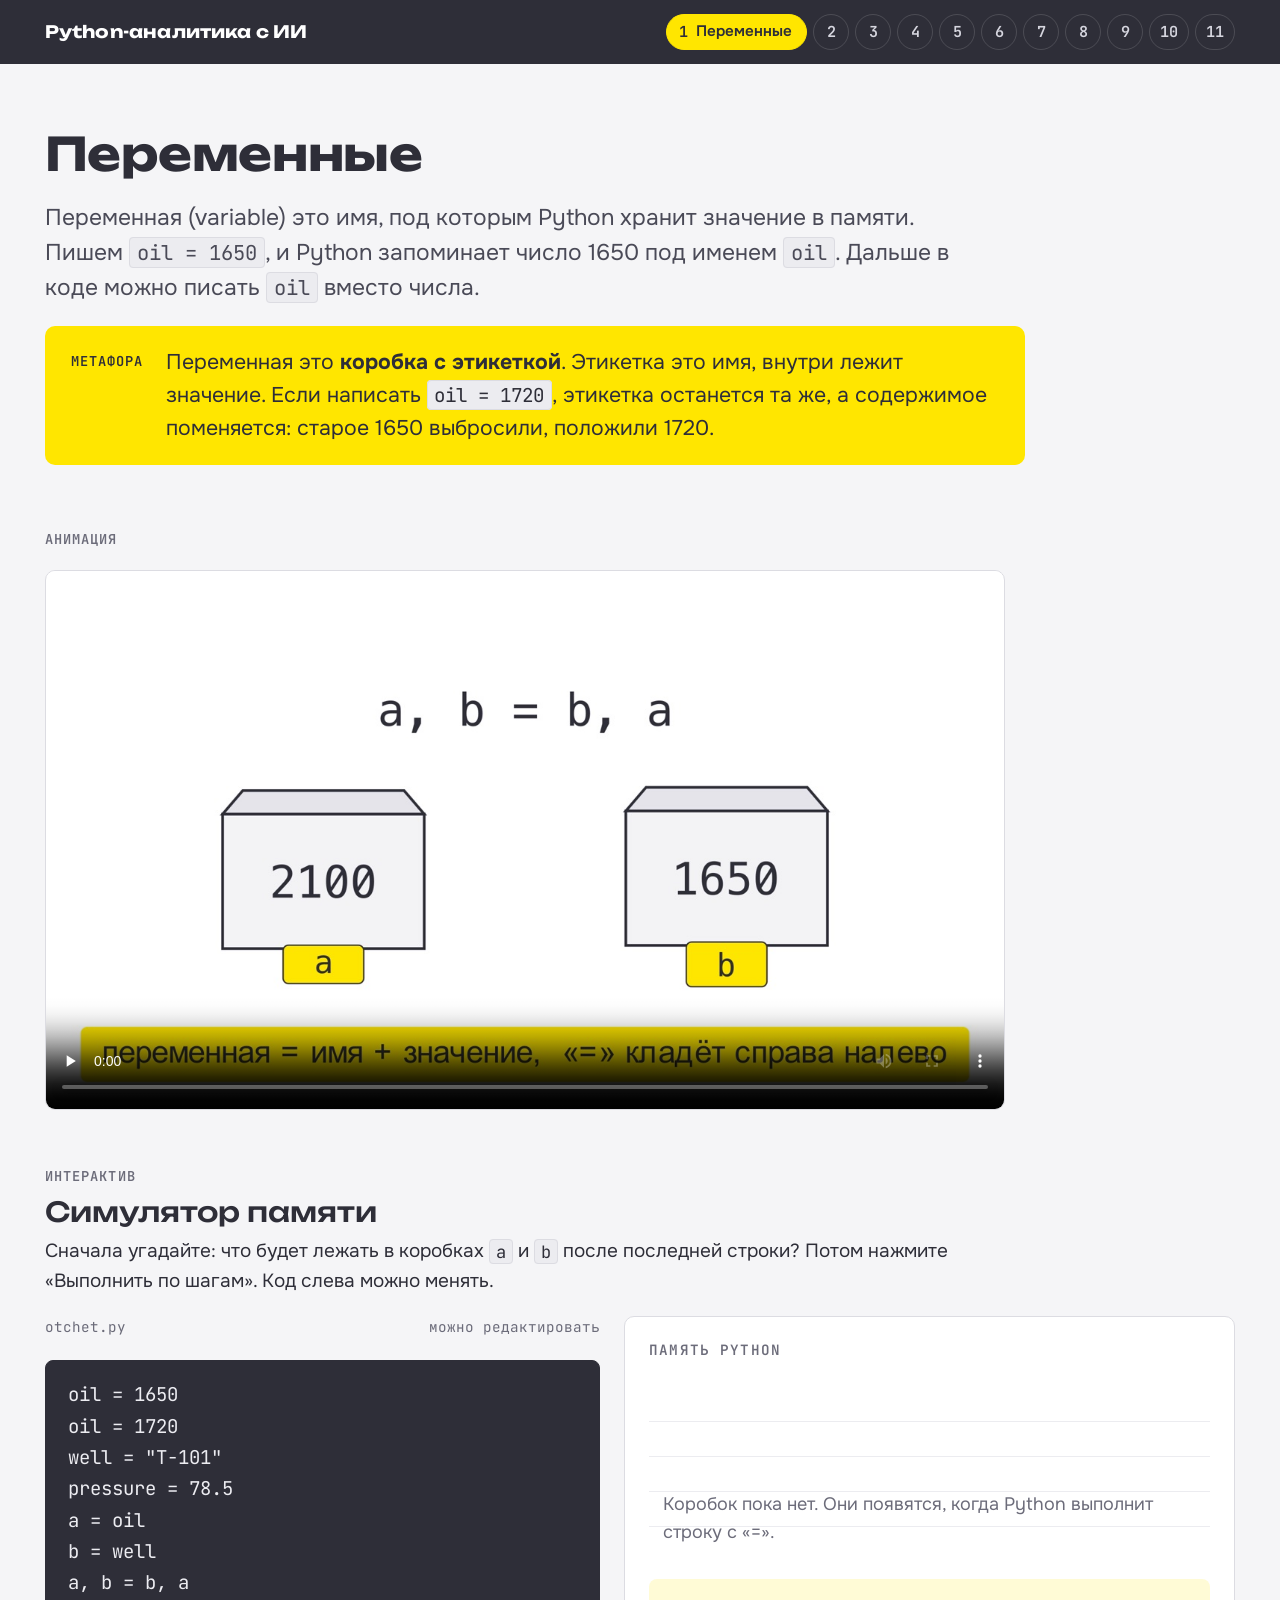
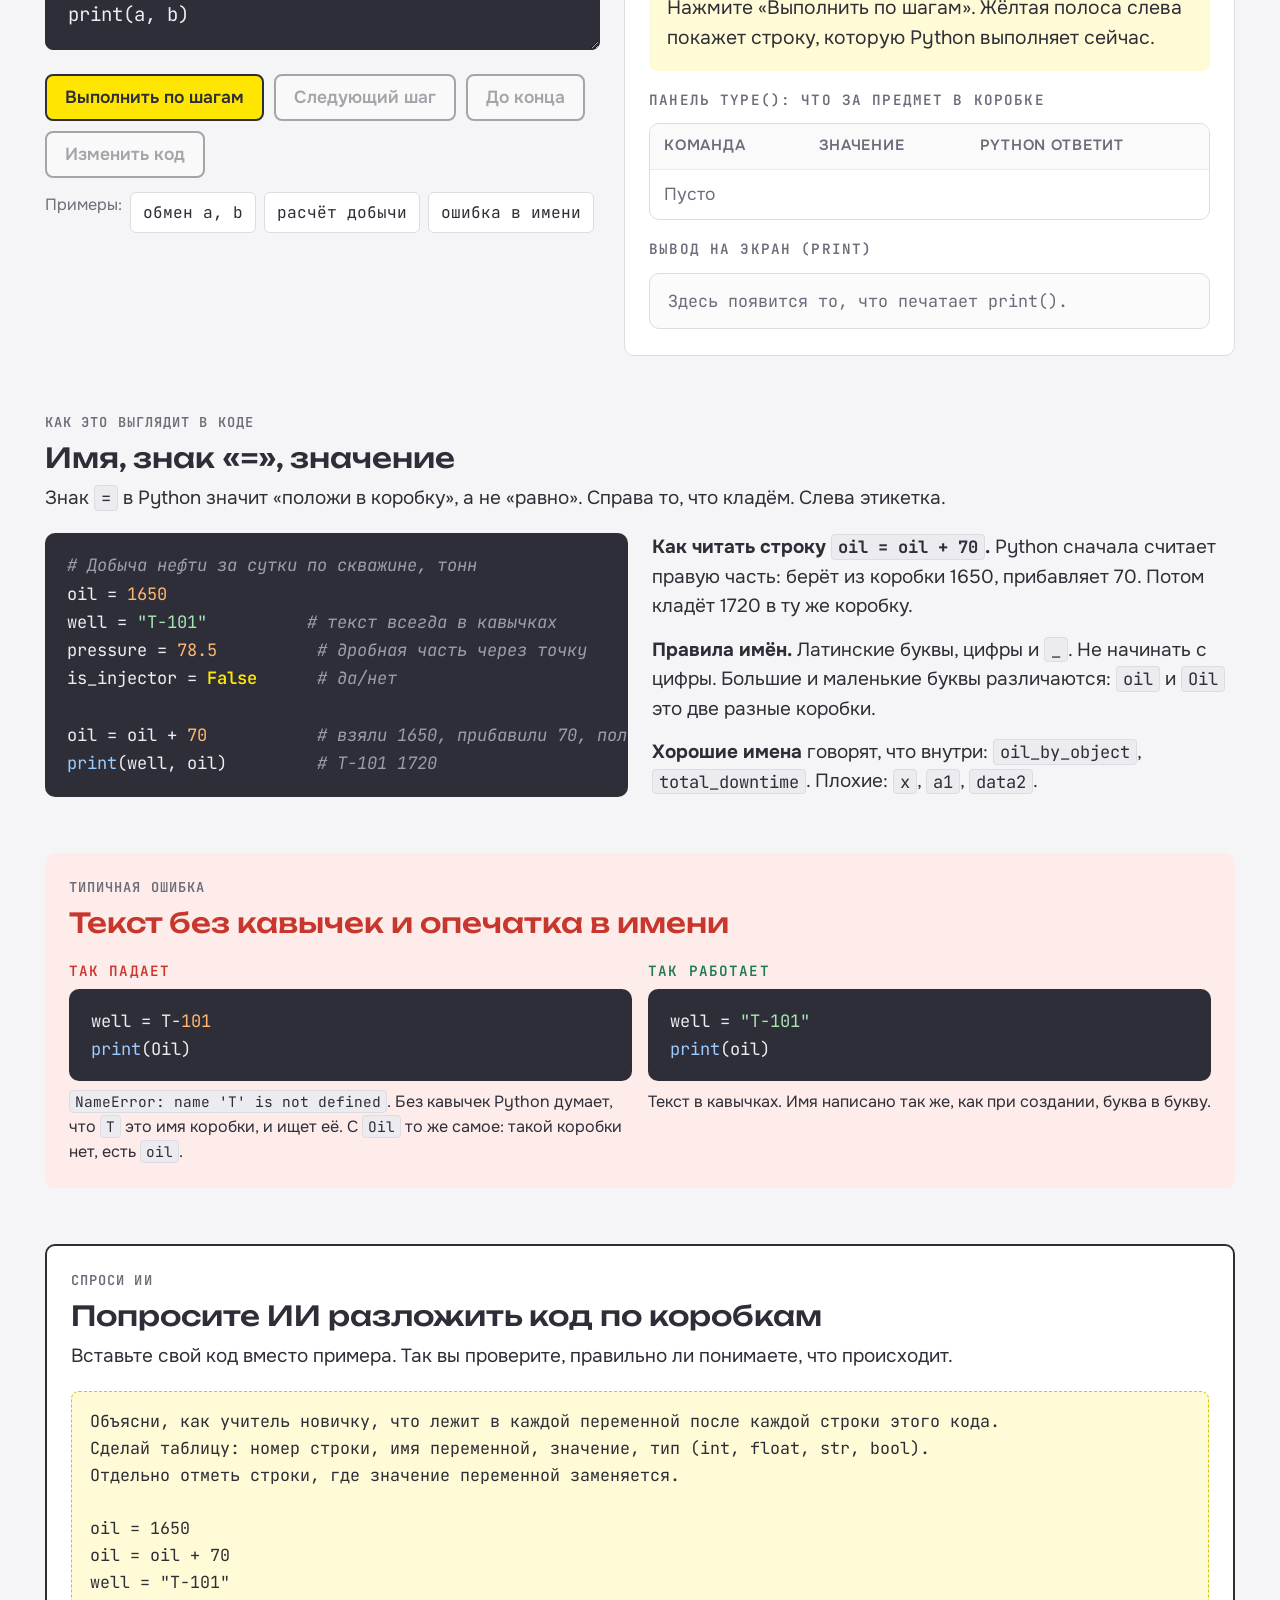
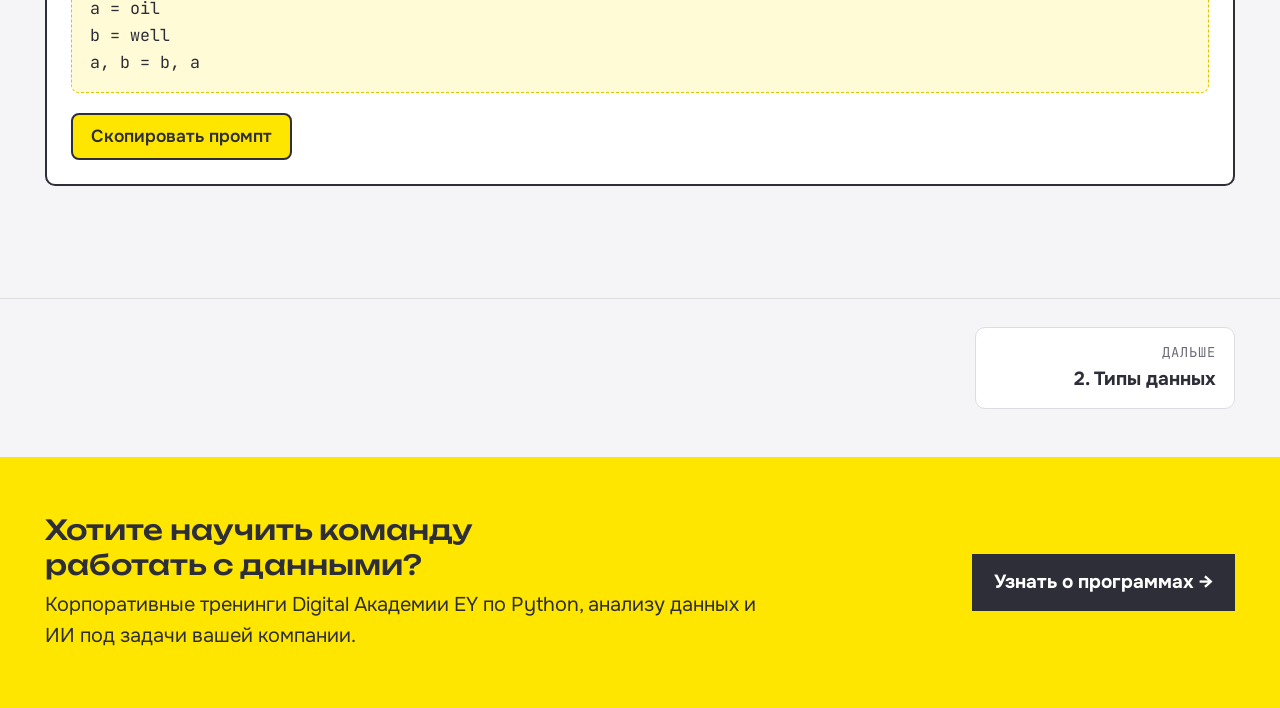
<file: index.html>
<!doctype html>
<html lang="ru">
<head>
<meta charset="utf-8">
<meta name="robots" content="noindex">
<title>Python-аналитика с ИИ</title>
<meta http-equiv="refresh" content="0; url=01_переменные.html">
<script>location.replace("01_переменные.html");</script>
</head>
<body><a href="01_переменные.html">Python-аналитика с ИИ</a></body>
</html>
</file>
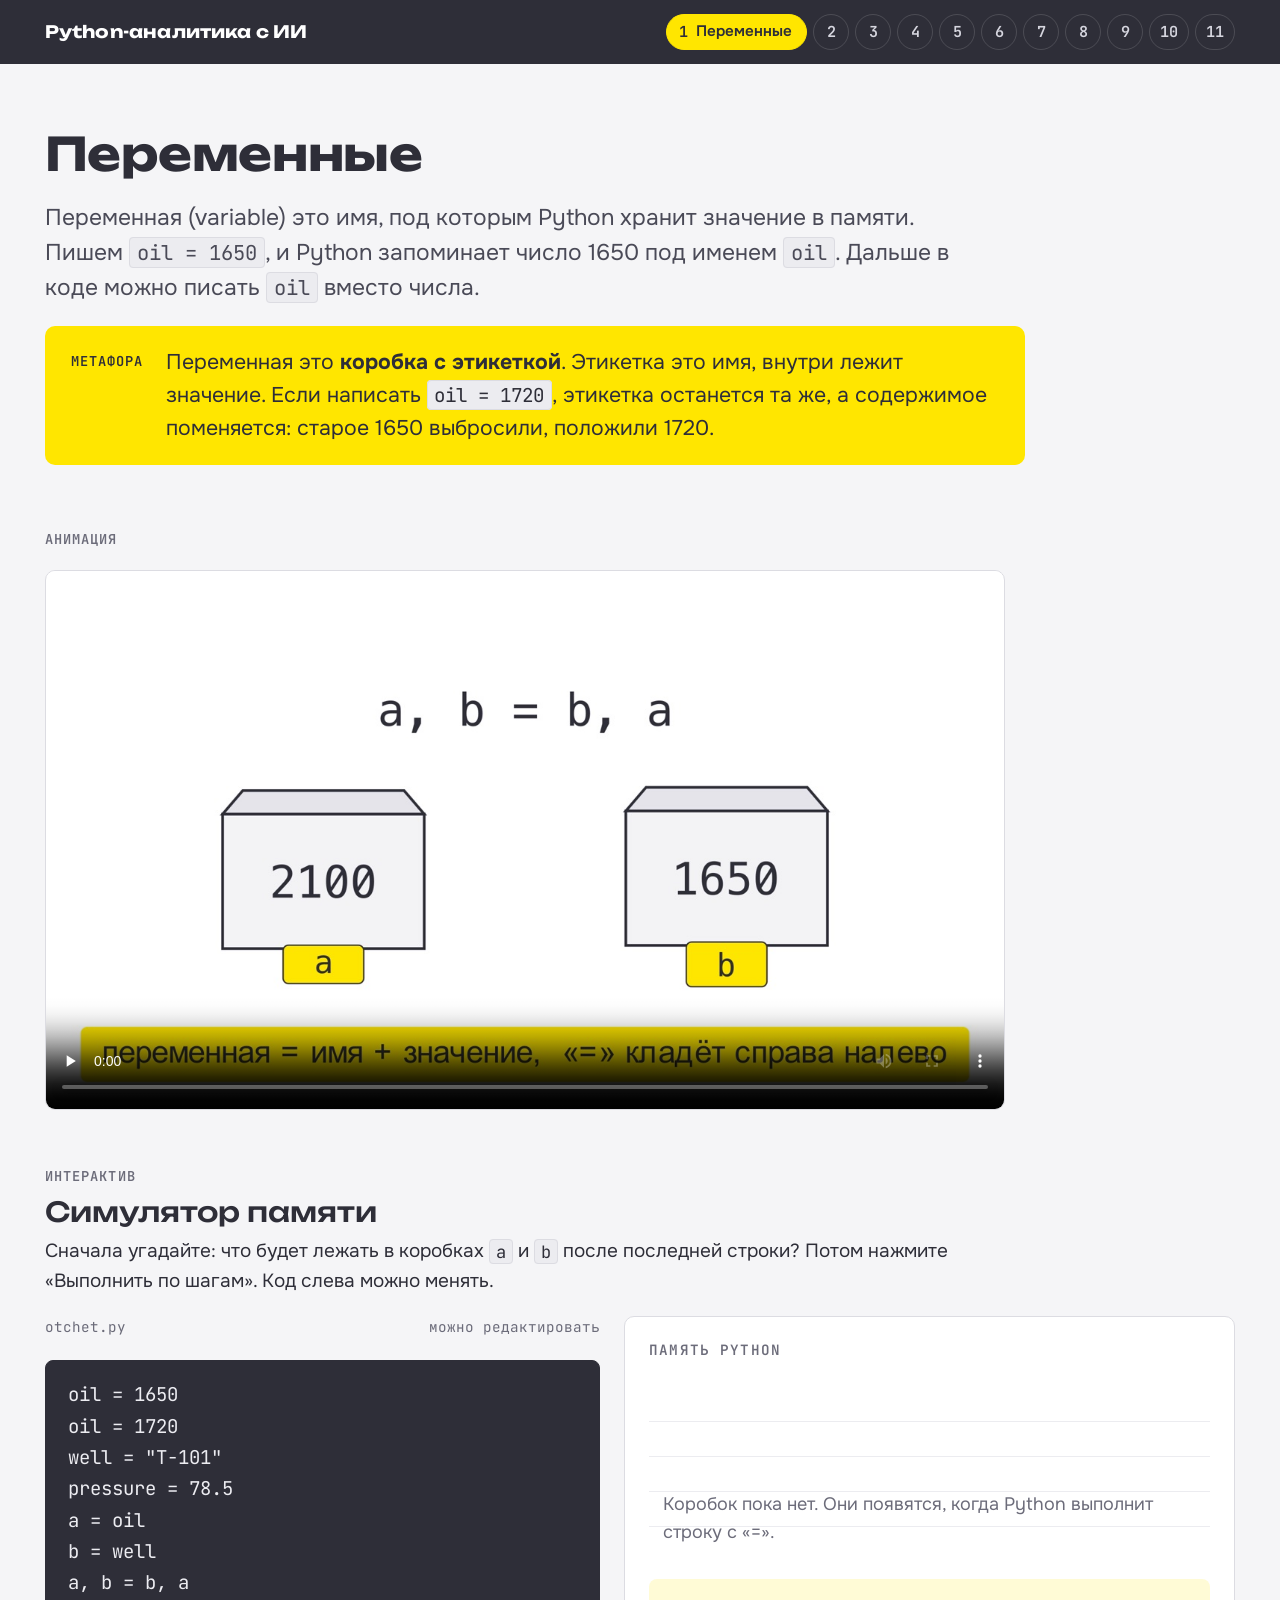
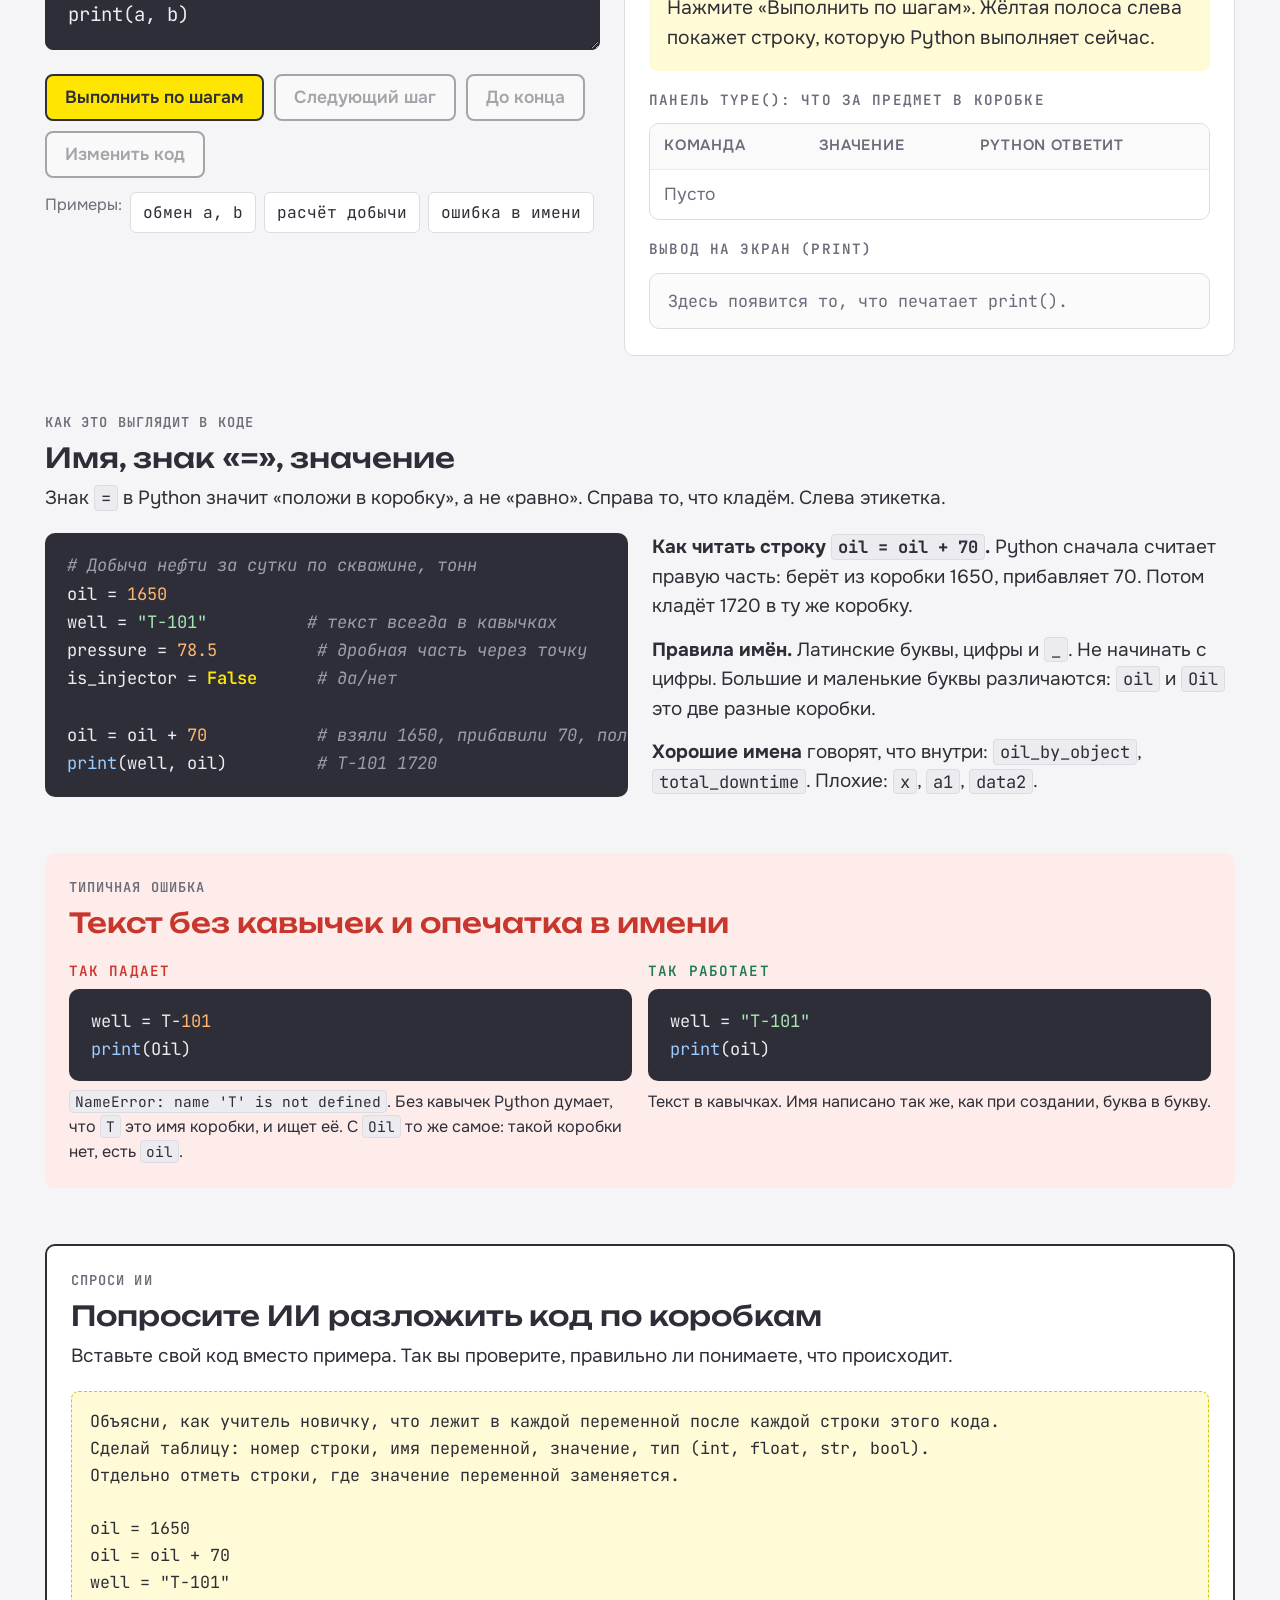
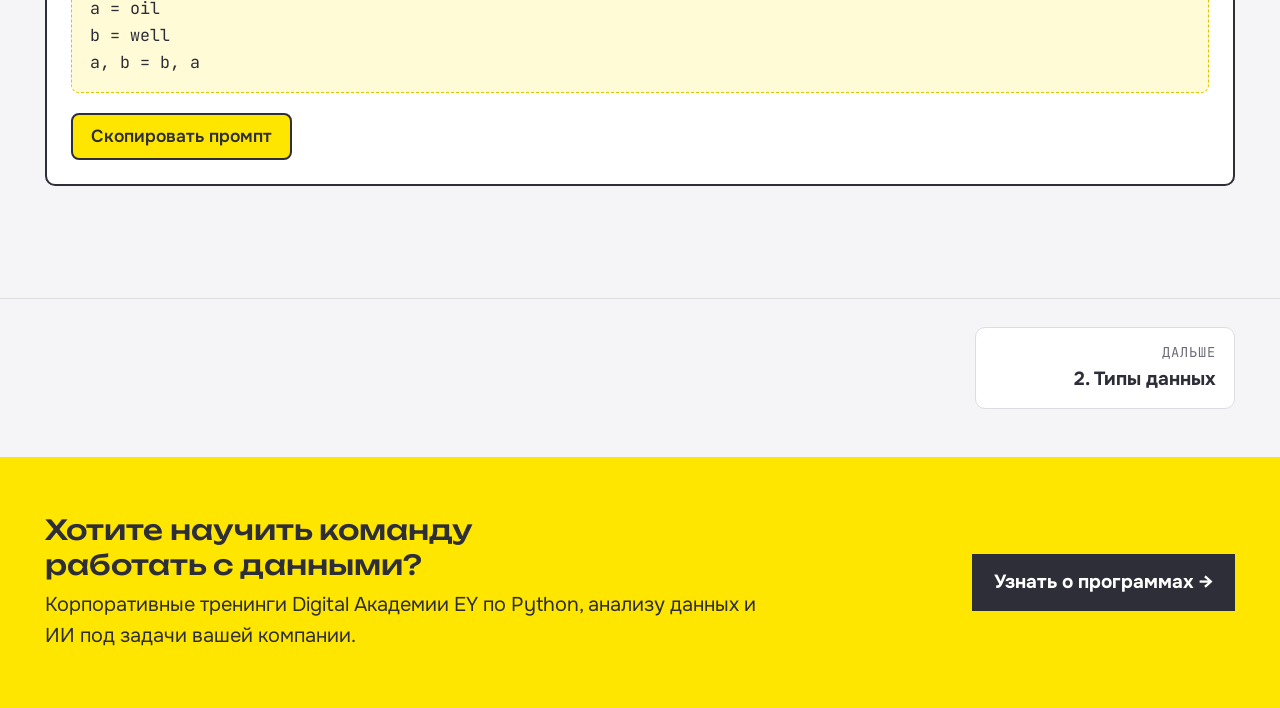
<file: 01_переменные.html>
<!doctype html>
<html lang="ru">
<head>
<meta charset="utf-8">
<meta name="viewport" content="width=device-width, initial-scale=1">
<meta name="robots" content="noindex">
<title>Переменные в Python</title>
<link rel="preconnect" href="https://fonts.googleapis.com">
<link rel="preconnect" href="https://fonts.gstatic.com" crossorigin>
<link rel="stylesheet" href="https://fonts.googleapis.com/css2?family=JetBrains+Mono:wght@400;600&family=Onest:wght@400;500;600;700&family=Unbounded:wght@500;700&display=swap">
<link rel="icon" href="data:image/svg+xml,%3Csvg xmlns=%22http://www.w3.org/2000/svg%22 viewBox=%22-13 0 1195 1195%22%3E%3Cstyle%3E.l%7Bfill:%232E2E38%7D%40media %28prefers-color-scheme:dark%29%7B.l%7Bfill:%23fff%7D%7D%3C/style%3E%3Cpath fill=%22%23FFE600%22 d=%22M0 427 1168 0v220z%22/%3E%3Cpath class=%22l%22 d=%22M10 604h335l79 136H187v97h214v124H187v97h296v136H10zM401 604h195l101 192 100-192h193L784 961v233H607V961z%22/%3E%3C/svg%3E">
<link rel="stylesheet" href="style.css">
<style>
  .sim { display: grid; grid-template-columns: minmax(0, 1fr) minmax(0, 1.1fr); gap: 24px; align-items: start; }
  @media (max-width: 900px) { .sim { grid-template-columns: minmax(0, 1fr); } }
  #editor { min-height: 290px; font-size: 1rem; line-height: 1.65; background: var(--code-bg); color: var(--code-fg); border-color: var(--code-bg); padding: 18px 22px; }
  #editor:focus { box-shadow: 0 0 0 3px var(--yellow); }
  #codeView { min-height: 290px; font-size: 1rem; }
  .memory { background: var(--surface); border: 1px solid var(--line); border-radius: var(--r); padding: 22px 24px 26px; display: grid; gap: 18px; }
  .memory .boxes { min-height: 170px; align-content: flex-end; padding: 14px; border-radius: 8px;
    background: repeating-linear-gradient(0deg, transparent 0 34px, var(--line-2) 34px 35px); }
  .empty-mem { color: var(--muted); font-size: 0.95rem; align-self: center; }
  .explain { min-height: 92px; background: var(--yellow-wash); border-radius: 8px; padding: 14px 18px; font-size: 1.02rem; }
  .explain b { font-family: var(--f-mono); }
  .step-count { font-family: var(--f-mono); font-size: 0.8rem; color: var(--muted); margin-left: auto; }
  .types td:first-child, .types td:last-child { font-family: var(--f-mono); }
  .presets { display: flex; gap: 8px; flex-wrap: wrap; }
</style>
</head>
<body data-page="1">
<header id="site-header"></header>

<main class="wrap">
  <div class="hero">
    <h1>Переменные</h1>
    <p class="lead">Переменная (variable) это имя, под которым Python хранит значение в памяти. Пишем <code>oil = 1650</code>, и Python запоминает число 1650 под именем <code>oil</code>. Дальше в коде можно писать <code>oil</code> вместо числа.</p>
    <div class="metaphor">
      <span class="m-label">Метафора</span>
      <p>Переменная это <b>коробка с этикеткой</b>. Этикетка это имя, внутри лежит значение. Если написать <code>oil = 1720</code>, этикетка останется та же, а содержимое поменяется: старое 1650 выбросили, положили 1720.</p>
    </div>
  </div>

  <section class="block anim">
    <div class="block-head"><span class="tag">Анимация</span></div>
    <figure><video controls playsinline preload="none" poster="video/01_variable_box.jpg" src="video/01_variable_box.mp4"></video></figure>
  </section>

  <section class="block" id="sim">
    <div class="block-head">
      <span class="tag">Интерактив</span>
      <h2>Симулятор памяти</h2>
      <p>Сначала угадайте: что будет лежать в коробках <code>a</code> и <code>b</code> после последней строки? Потом нажмите «Выполнить по шагам». Код слева можно менять.</p>
    </div>

    <div class="sim">
      <div class="stack">
        <div class="code-head"><span>otchet.py</span><span id="modeLabel">можно редактировать</span></div>
        <textarea id="editor" class="mono" spellcheck="false" aria-label="Код для выполнения"></textarea>
        <pre id="codeView" class="code numbers" hidden></pre>
        <div class="btn-row">
          <button class="btn primary" id="btnRun">Выполнить по шагам</button>
          <button class="btn" id="btnNext" disabled>Следующий шаг</button>
          <button class="btn" id="btnAll" disabled>До конца</button>
          <button class="btn" id="btnEdit" disabled>Изменить код</button>
          <span class="step-count" id="stepCount"></span>
        </div>
        <div class="presets" aria-label="Готовые примеры">
          <span class="small muted">Примеры:</span>
          <button class="chip-btn" data-preset="0">обмен a, b</button>
          <button class="chip-btn" data-preset="1">расчёт добычи</button>
          <button class="chip-btn" data-preset="2">ошибка в имени</button>
        </div>
      </div>

      <div class="memory">
        <div class="panel-title">Память Python</div>
        <div class="boxes" id="boxes"><span class="empty-mem">Коробок пока нет. Они появятся, когда Python выполнит строку с «=».</span></div>
        <div class="explain" id="explain">Нажмите «Выполнить по шагам». Жёлтая полоса слева покажет строку, которую Python выполняет сейчас.</div>
        <div>
          <div class="panel-title">Панель type(): что за предмет в коробке</div>
          <div class="table-wrap">
            <table class="t types"><thead><tr><th>Команда</th><th>Значение</th><th>Python ответит</th></tr></thead>
              <tbody id="typeRows"><tr><td colspan="3" class="muted" style="font-family:var(--f-body)">Пусто</td></tr></tbody></table>
          </div>
        </div>
        <div>
          <div class="panel-title">Вывод на экран (print)</div>
          <div class="console" id="out"><span class="c-muted">Здесь появится то, что печатает print().</span></div>
        </div>
      </div>
    </div>
  </section>

  <section class="block">
    <div class="block-head">
      <span class="tag">Как это выглядит в коде</span>
      <h2>Имя, знак «=», значение</h2>
      <p>Знак <code>=</code> в Python значит «положи в коробку», а не «равно». Справа то, что кладём. Слева этикетка.</p>
    </div>
    <div class="grid-2">
      <pre data-hl># Добыча нефти за сутки по скважине, тонн
oil = 1650
well = "T-101"          # текст всегда в кавычках
pressure = 78.5          # дробная часть через точку
is_injector = False      # да/нет

oil = oil + 70           # взяли 1650, прибавили 70, положили обратно
print(well, oil)         # T-101 1720</pre>
      <div class="stack">
        <p><b>Как читать строку <code>oil = oil + 70</code>.</b> Python сначала считает правую часть: берёт из коробки 1650, прибавляет 70. Потом кладёт 1720 в ту же коробку.</p>
        <p><b>Правила имён.</b> Латинские буквы, цифры и <code>_</code>. Не начинать с цифры. Большие и маленькие буквы различаются: <code>oil</code> и <code>Oil</code> это две разные коробки.</p>
        <p><b>Хорошие имена</b> говорят, что внутри: <code>oil_by_object</code>, <code>total_downtime</code>. Плохие: <code>x</code>, <code>a1</code>, <code>data2</code>.</p>
      </div>
    </div>
  </section>

  <section class="block mistake">
    <div class="block-head">
      <span class="tag">Типичная ошибка</span>
      <h2>Текст без кавычек и опечатка в имени</h2>
    </div>
    <div class="pair">
      <div><div class="bad-label">Так падает</div>
<pre data-hl>well = T-101
print(Oil)</pre>
<p class="small" style="margin-top:8px"><code>NameError: name 'T' is not defined</code>. Без кавычек Python думает, что <code>T</code> это имя коробки, и ищет её. С <code>Oil</code> то же самое: такой коробки нет, есть <code>oil</code>.</p></div>
      <div><div class="good-label">Так работает</div>
<pre data-hl>well = "T-101"
print(oil)</pre>
<p class="small" style="margin-top:8px">Текст в кавычках. Имя написано так же, как при создании, буква в букву.</p></div>
    </div>
  </section>

  <section class="block ask">
    <div class="block-head">
      <span class="tag">Спроси ИИ</span>
      <h2>Попросите ИИ разложить код по коробкам</h2>
      <p>Вставьте свой код вместо примера. Так вы проверите, правильно ли понимаете, что происходит.</p>
    </div>
<pre class="prompt-box" id="prompt1">Объясни, как учитель новичку, что лежит в каждой переменной после каждой строки этого кода.
Сделай таблицу: номер строки, имя переменной, значение, тип (int, float, str, bool).
Отдельно отметь строки, где значение переменной заменяется.

oil = 1650
oil = oil + 70
well = "T-101"
a = oil
b = well
a, b = b, a</pre>
    <div class="btn-row"><button class="btn primary" data-copy="#prompt1">Скопировать промпт</button></div>
  </section>
</main>

<nav id="pager"></nav>

<script src="app.js"></script>
<script>
(function () {
  var py = EY.py;
  var PRESETS = [
    'oil = 1650\noil = 1720\nwell = "T-101"\npressure = 78.5\na = oil\nb = well\na, b = b, a\nprint(a, b)',
    'oil_day = 1650\nshifts = 2\noil_shift = oil_day / shifts\ndowntime = 0\ndowntime = downtime + 6\nis_ok = downtime < 8\nprint("За смену:", oil_shift)',
    'oil_total = 1720\nwell = "T-101"\nprint(oil_totl)'
  ];
  var editor = document.getElementById("editor");
  var view = document.getElementById("codeView");
  var boxesEl = document.getElementById("boxes");
  var explain = document.getElementById("explain");
  var outEl = document.getElementById("out");
  var typeRows = document.getElementById("typeRows");
  var btnRun = document.getElementById("btnRun"), btnNext = document.getElementById("btnNext");
  var btnAll = document.getElementById("btnAll"), btnEdit = document.getElementById("btnEdit");
  var stepCount = document.getElementById("stepCount");
  var modeLabel = document.getElementById("modeLabel");

  editor.value = PRESETS[0];
  var lines = [], pc = 0, env = {}, order = [], out = [], executed = [], halted = false;

  function typeClass(v) { return "t-" + (v.t === "NoneType" ? "none" : v.t); }
  function short(v) { var r = py.repr(v); return r.length > 22 ? r.slice(0, 20) + "…" : r; }

  function renderBoxes(changed, olds) {
    if (!order.length) { boxesEl.innerHTML = '<span class="empty-mem">Коробок пока нет. Они появятся, когда Python выполнит строку с «=».</span>'; return; }
    boxesEl.innerHTML = order.map(function (name) {
      var v = env[name];
      var cls = "vbox", valCls = "v-val", oldHtml = "", was = "";
      if (changed && changed.indexOf(name) >= 0) {
        var o = olds[changed.indexOf(name)];
        valCls += " drop";
        if (o === undefined) cls += " new";
        else { cls += " flash"; oldHtml = '<span class="v-old">' + EY.esc(short(o)) + "</span>"; was = " · было " + EY.esc(short(o)); }
      }
      return '<div class="' + cls + '"><div class="v-label">' + EY.esc(name) +
        '</div><div class="v-body ' + typeClass(v) + '">' + oldHtml + '<span class="' + valCls + '">' + EY.esc(short(v)) + '</span></div><div class="v-type">' + py.tname(v) + was + "</div></div>";
    }).join("");
  }
  function renderTypes() {
    if (!order.length) { typeRows.innerHTML = '<tr><td colspan="3" class="muted" style="font-family:var(--f-body)">Пусто</td></tr>'; return; }
    typeRows.innerHTML = order.map(function (n) {
      var v = env[n];
      return "<tr><td>type(" + EY.esc(n) + ')</td><td class="' + typeClass(v) + '" style="font-family:var(--f-mono)">' + EY.esc(short(v)) + "</td><td>&lt;class '" + py.tname(v) + "'&gt;</td></tr>";
    }).join("");
  }
  function renderOut(err) {
    if (!out.length && !err) { outEl.innerHTML = '<span class="c-muted">Здесь появится то, что печатает print().</span>'; return; }
    outEl.innerHTML = out.map(EY.esc).join("\n") + (err ? (out.length ? "\n" : "") + '<span class="c-err">' + EY.esc(err) + "</span>" : "");
  }

  var HINTS = {
    NameError: "Python не нашёл коробку с таким именем. Проверьте опечатку, большие и маленькие буквы, и создана ли переменная выше.",
    TypeError: "Операция не подходит для этих типов. Например, текст и число нельзя сложить. Смотрите страницу «Типы данных».",
    SyntaxError: "Python не понял запись. Проверьте кавычки, скобки и запятые.",
    ValueError: "Тип подходит, а значение нет. Например, int(\"нефть\") не превратить в число.",
    ZeroDivisionError: "Деление на ноль."
  };

  function describe(res, src) {
    var names = res.names;
    if (res.kind === "skip") return "Пустая строка или комментарий. Python её пропускает.";
    if (res.kind === "expr") {
      if (res.printed && res.printed.length) return "<b>print</b> показывает содержимое коробок на экране. Сами коробки не меняются.";
      return "Python посчитал выражение, но никуда его не положил. Результат потерян.";
    }
    if (names.length > 1) {
      return "Сначала Python читает правую часть целиком: " + names.map(function (n, i) { return "<b>" + EY.esc(py.repr(res.values[i])) + "</b>"; }).join(", ") +
        ". Потом раскладывает по коробкам слева: " + names.map(function (n, i) { return "<b>" + EY.esc(n) + "</b> получает " + EY.esc(py.repr(res.values[i])); }).join(", ") +
        ". Так значения меняются местами без третьей коробки.";
    }
    var n = names[0], v = res.values[0], o = res.old[0];
    var rhs = src.split("=").slice(1).join("=").trim().replace(/#.*$/, "").trim();
    var fromName = /^[A-Za-z_][\w]*$/.test(rhs) && rhs !== "True" && rhs !== "False" && rhs !== "None";
    if (o === undefined) {
      if (fromName) return "Создали коробку <b>" + EY.esc(n) + "</b> и положили в неё то же, что лежит в <b>" + EY.esc(rhs) + "</b>: " + EY.esc(py.repr(v)) + ". Коробка " + EY.esc(rhs) + " не изменилась.";
      return "Создали коробку <b>" + EY.esc(n) + "</b> и положили в неё <b>" + EY.esc(py.repr(v)) + "</b>. Тип: " + py.tname(v) + ".";
    }
    return "Коробка <b>" + EY.esc(n) + "</b> уже есть. Выбросили старое " + EY.esc(py.repr(o)) + ", положили <b>" + EY.esc(py.repr(v)) + "</b>. Этикетка та же.";
  }

  function step() {
    if (halted || pc >= lines.length) return;
    var src = lines[pc];
    var cur = pc;
    EY.setActive(view, cur, executed);
    try {
      var res = py.execLine(src, env, out);
      if (res.kind === "assign") {
        res.names.forEach(function (nm) { if (order.indexOf(nm) < 0) order.push(nm); });
        renderBoxes(res.names, res.old);
      } else renderBoxes();
      renderTypes();
      renderOut();
      explain.innerHTML = describe(res, src);
      executed.push(cur);
      pc++;
    } catch (e) {
      if (!(e instanceof py.PyError)) throw e;
      halted = true;
      renderOut(e.toString());
      explain.innerHTML = '<span style="color:var(--red);font-weight:600">Строка ' + (cur + 1) + ". " + EY.esc(e.toString()) + "</span><br>" + (HINTS[e.type] || "");
    }
    // пропускаем пустые строки сразу
    while (!halted && pc < lines.length && !lines[pc].replace(/#.*$/, "").trim()) { executed.push(pc); pc++; }
    var finished = halted || pc >= lines.length;
    btnNext.disabled = finished; btnAll.disabled = finished;
    stepCount.textContent = halted ? "остановлено на ошибке" : (finished ? "готово, выполнено строк: " + executed.length : "шаг " + executed.length + " из " + lines.length);
    if (finished && !halted) { EY.setActive(view, -1, executed); if (!/Коробка|Создали|Сначала|print/.test(explain.textContent)) {} }
  }

  function start() {
    lines = editor.value.replace(/\t/g, "    ").split("\n");
    while (lines.length && !lines[lines.length - 1].trim()) lines.pop();
    env = {}; order = []; out = []; executed = []; pc = 0; halted = false;
    EY.renderCode(view, lines.join("\n"));
    editor.hidden = true; view.hidden = false;
    modeLabel.textContent = "выполняется, редактирование выключено";
    btnRun.textContent = "Сначала";
    btnEdit.disabled = false;
    renderBoxes(); renderTypes(); renderOut();
    step();
  }

  btnRun.addEventListener("click", start);
  btnNext.addEventListener("click", step);
  btnAll.addEventListener("click", function () { var guard = 0; while (!btnNext.disabled && guard++ < 200) step(); });
  btnEdit.addEventListener("click", function () {
    editor.hidden = false; view.hidden = true; btnRun.textContent = "Выполнить по шагам";
    btnNext.disabled = true; btnAll.disabled = true; btnEdit.disabled = true; stepCount.textContent = "";
    modeLabel.textContent = "можно редактировать"; editor.focus();
  });
  document.querySelectorAll("[data-preset]").forEach(function (b) {
    b.addEventListener("click", function () {
      editor.value = PRESETS[+b.getAttribute("data-preset")];
      btnEdit.click(); start();
    });
  });
  editor.addEventListener("keydown", function (e) {
    if (e.key === "Tab") { e.preventDefault(); var s = editor.selectionStart; editor.setRangeText("    ", s, editor.selectionEnd, "end"); }
  });
})();
</script>
</body>
</html>
</file>
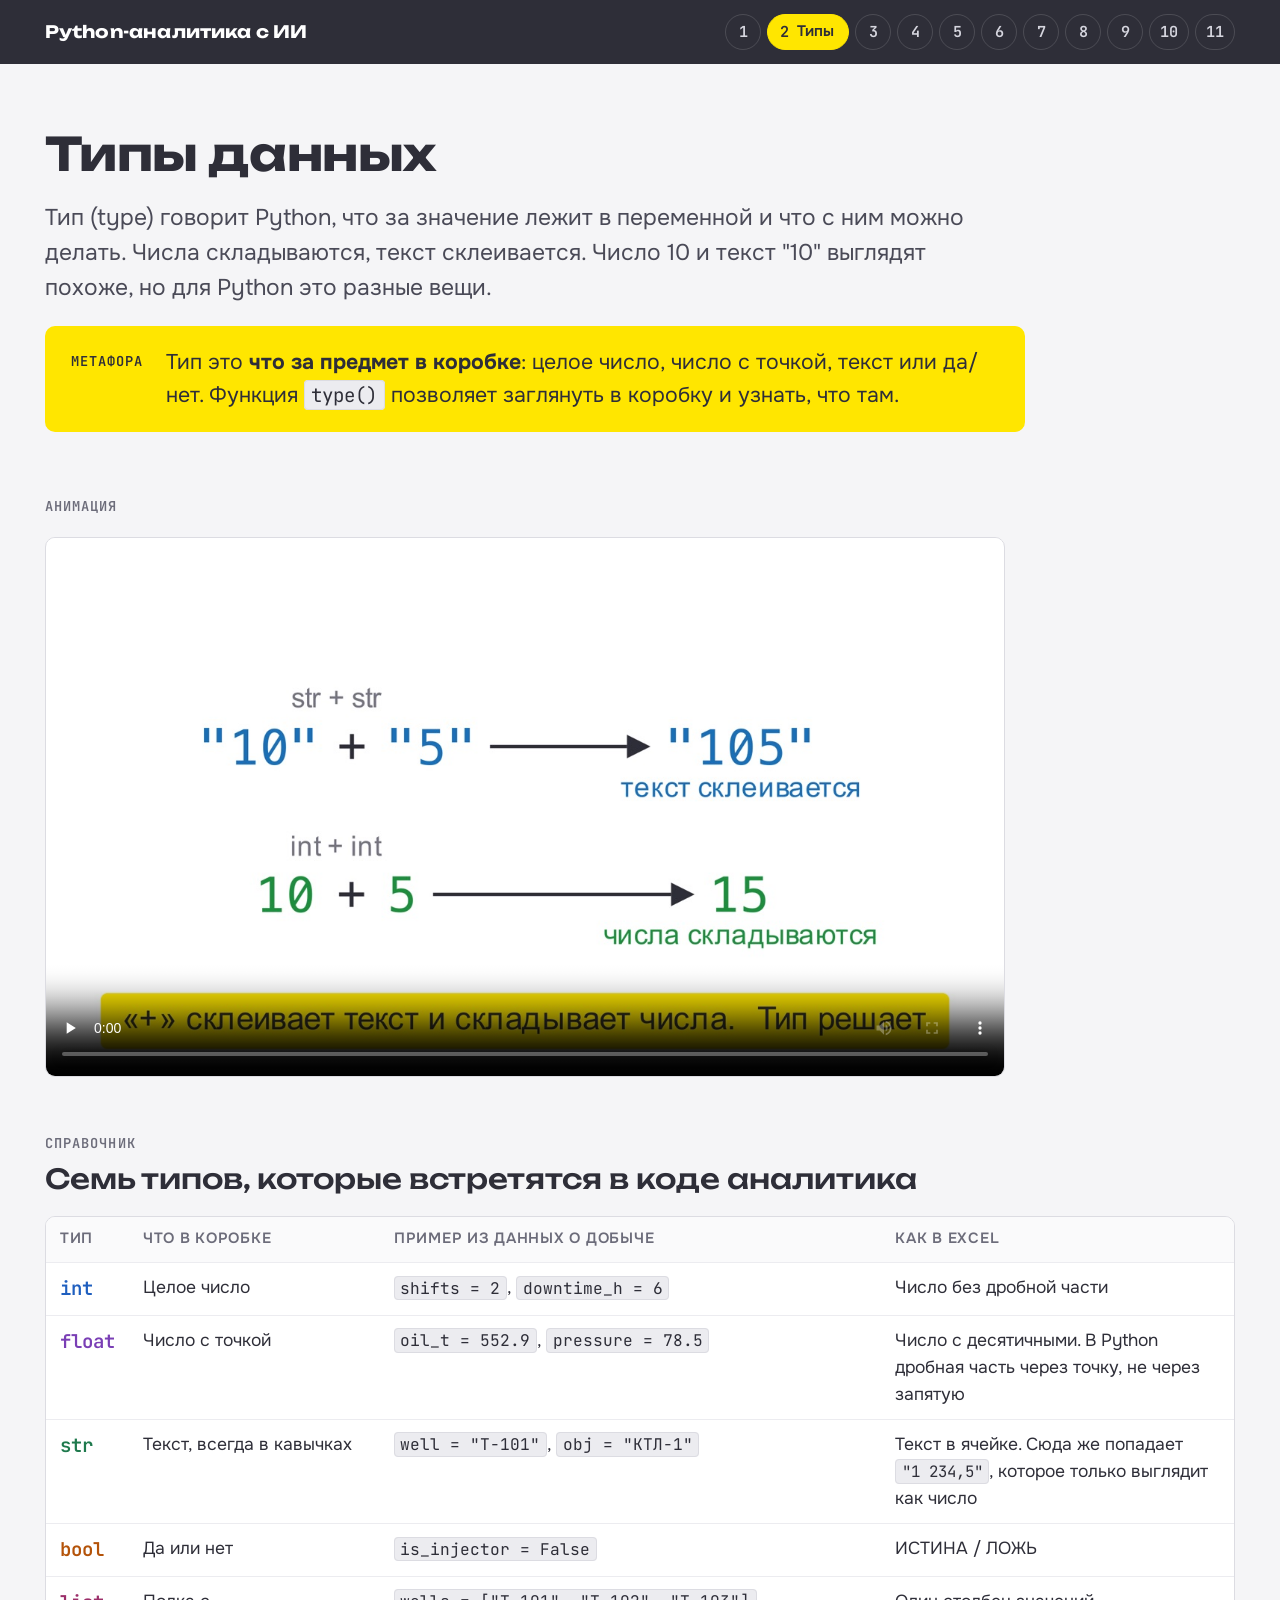
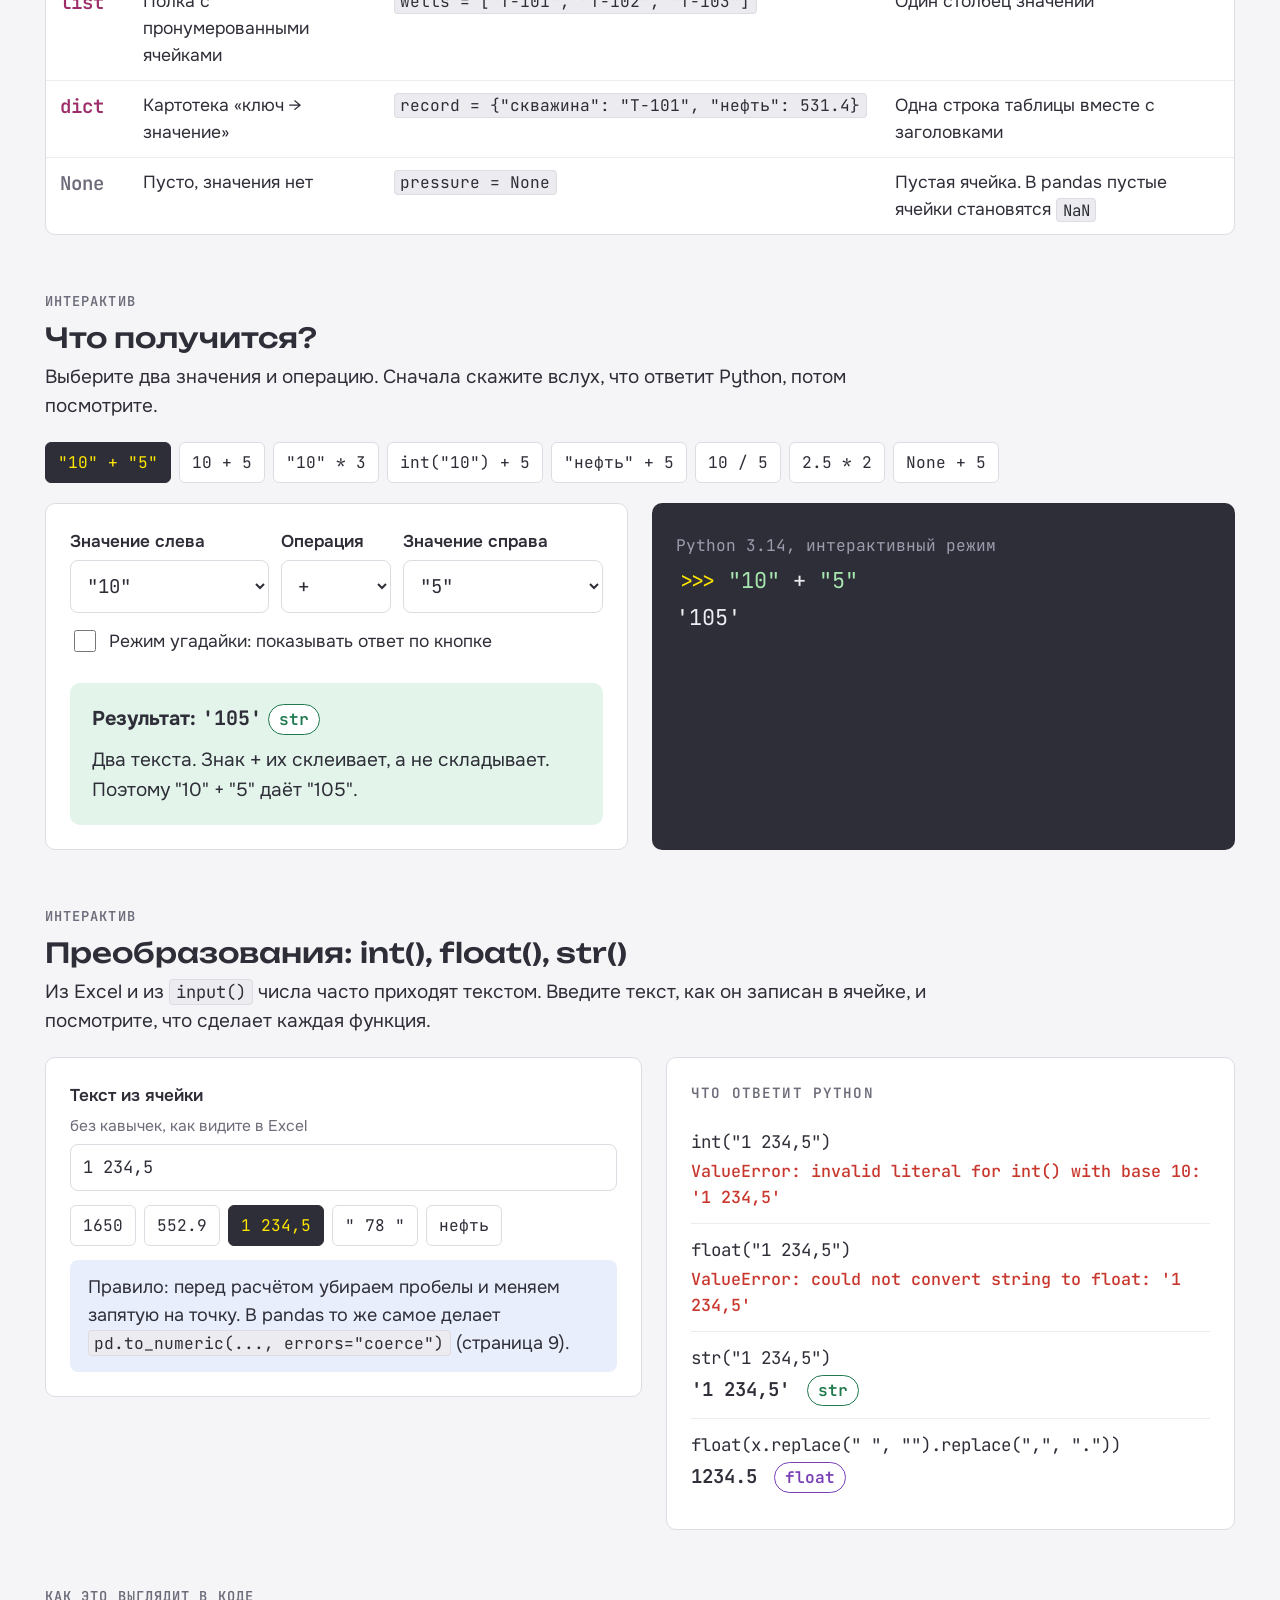
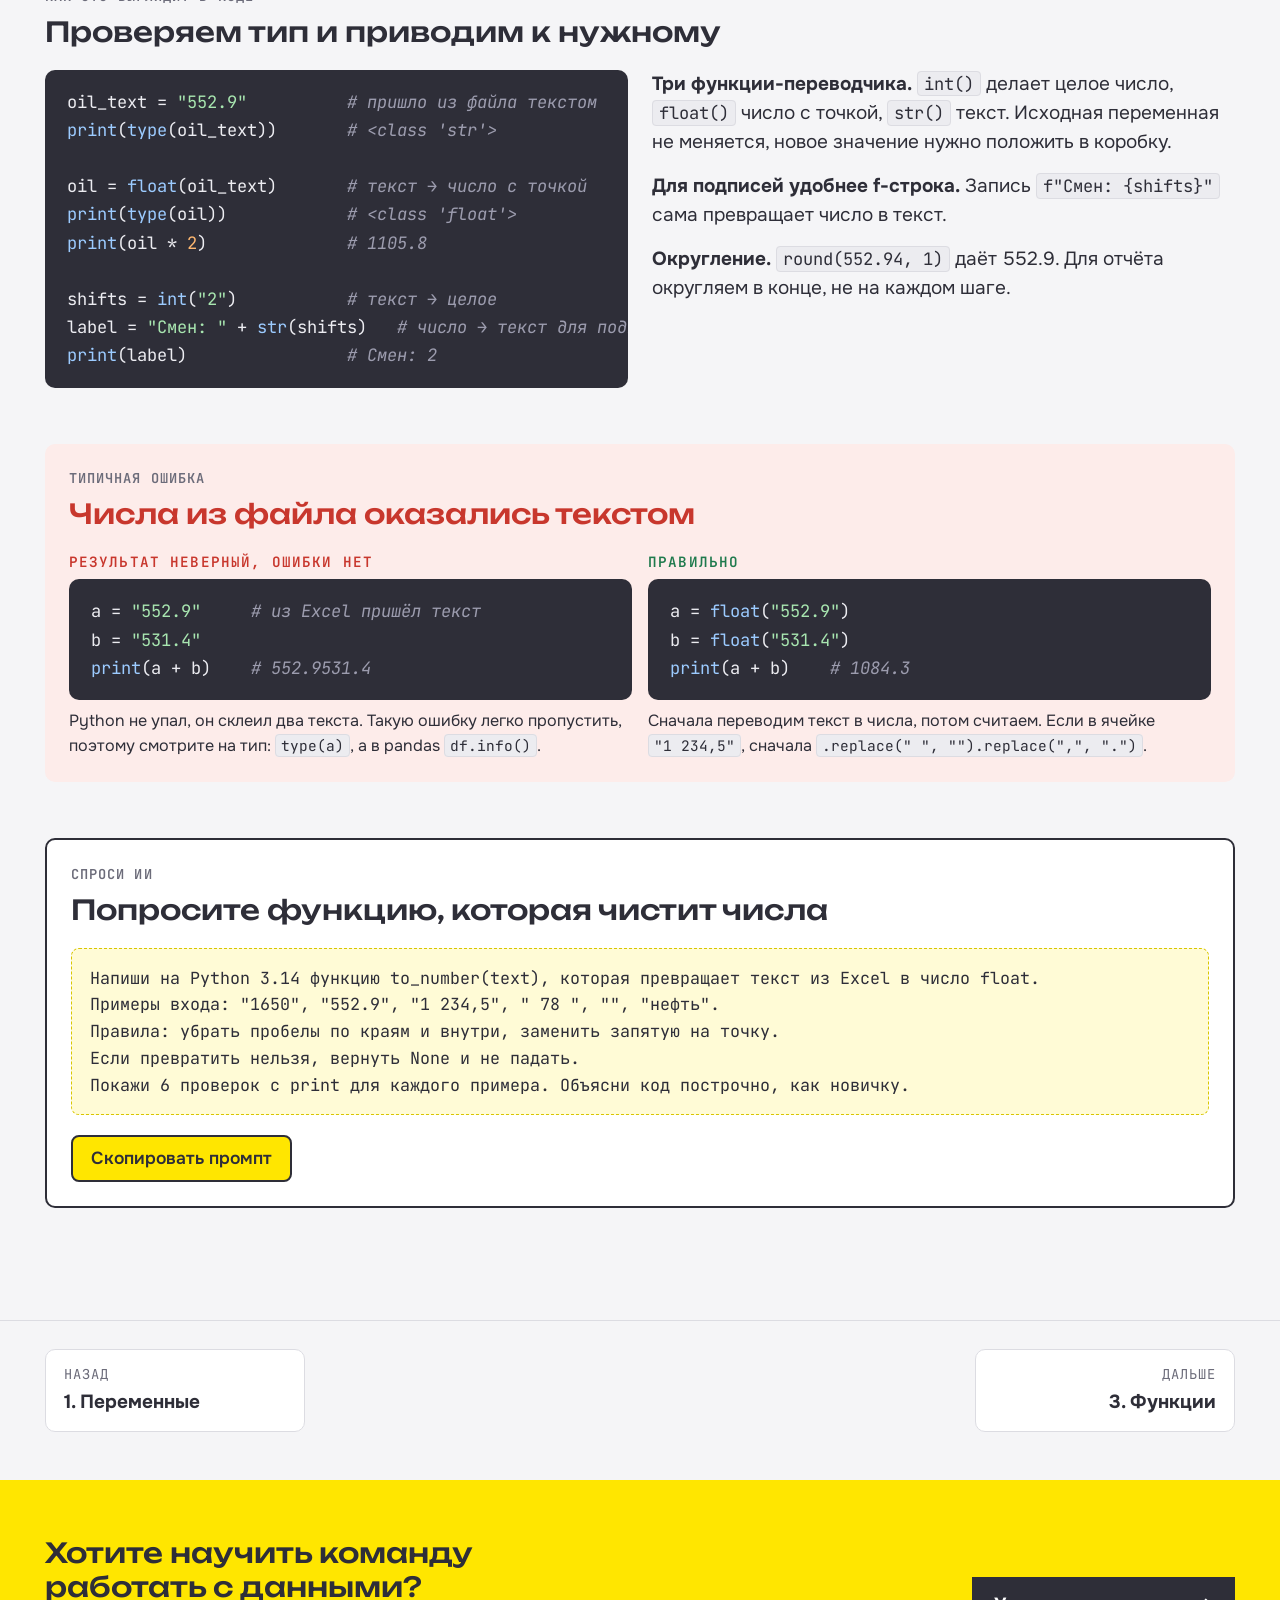
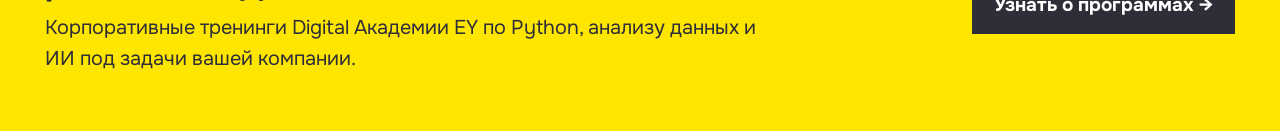
<file: 02_типы_данных.html>
<!doctype html>
<html lang="ru">
<head>
<meta charset="utf-8">
<meta name="viewport" content="width=device-width, initial-scale=1">
<meta name="robots" content="noindex">
<title>Типы данных Python</title>
<link rel="preconnect" href="https://fonts.googleapis.com">
<link rel="preconnect" href="https://fonts.gstatic.com" crossorigin>
<link rel="stylesheet" href="https://fonts.googleapis.com/css2?family=JetBrains+Mono:wght@400;600&family=Onest:wght@400;500;600;700&family=Unbounded:wght@500;700&display=swap">
<link rel="icon" href="data:image/svg+xml,%3Csvg xmlns=%22http://www.w3.org/2000/svg%22 viewBox=%22-13 0 1195 1195%22%3E%3Cstyle%3E.l%7Bfill:%232E2E38%7D%40media %28prefers-color-scheme:dark%29%7B.l%7Bfill:%23fff%7D%7D%3C/style%3E%3Cpath fill=%22%23FFE600%22 d=%22M0 427 1168 0v220z%22/%3E%3Cpath class=%22l%22 d=%22M10 604h335l79 136H187v97h214v124H187v97h296v136H10zM401 604h195l101 192 100-192h193L784 961v233H607V961z%22/%3E%3C/svg%3E">
<link rel="stylesheet" href="style.css">
<style>
  .types-table td:nth-child(1) { font-family: var(--f-mono); font-weight: 600; font-size: 1rem; white-space: nowrap; }
  .types-table td:nth-child(3) code { font-size: 0.85rem; }
  .lab { display: grid; grid-template-columns: minmax(0, 1fr) minmax(0, 1fr); gap: 24px; align-items: stretch; }
  @media (max-width: 900px) { .lab { grid-template-columns: minmax(0, 1fr); } }
  .builder { display: grid; grid-template-columns: 1fr 110px 1fr; gap: 12px; align-items: end; }
  .builder select { font-family: var(--f-mono); font-size: 1rem; padding: 12px; }
  .repl { background: var(--code-bg); color: var(--code-fg); border-radius: var(--r); padding: 22px 24px; font-family: var(--f-mono); font-size: 1.15rem; line-height: 1.7; min-height: 170px; white-space: pre-wrap; }
  .repl .p { color: var(--yellow); }
  .repl .kw { color: var(--code-kw); } .repl .str { color: var(--code-str); } .repl .num { color: var(--code-num); } .repl .fn, .repl .bi { color: var(--code-fn); }
  .repl .res { display: inline-block; animation: rise 0.4s ease; }
  .repl .res.err { color: #FF9A8F; }
  .repl .dim { color: var(--code-muted); font-size: 0.85rem; }
  @keyframes rise { from { opacity: 0; transform: translateY(8px); } to { opacity: 1; transform: none; } }
  .verdict { display: grid; gap: 10px; padding: 20px 22px; border-radius: var(--r); animation: rise 0.4s ease; }
  .verdict.ok { background: var(--green-soft); }
  .verdict.bad { background: var(--red-soft); }
  .verdict .v-title { font-weight: 700; font-size: 1.05rem; }
  .type-chip { display: inline-block; font-family: var(--f-mono); font-size: 0.85rem; font-weight: 600; padding: 2px 10px; border-radius: 20px; background: var(--surface); border: 1.5px solid currentColor; }
  .quick { display: flex; flex-wrap: wrap; gap: 8px; }
  .conv-row { display: grid; grid-template-columns: minmax(0, 1fr); gap: 4px; align-items: center; padding: 12px 0; border-bottom: 1px solid var(--line-2); }
  .conv-row:last-child { border-bottom: 0; }
  .conv-row .expr { font-family: var(--f-mono); font-size: 0.92rem; }
  .conv-row .val { font-family: var(--f-mono); font-weight: 600; }
  .conv-row .val.err { color: var(--red); font-weight: 500; font-size: 0.88rem; }
  @media (max-width: 900px) { .conv-row { grid-template-columns: minmax(0, 1fr); } }
  .guess { display: flex; align-items: center; gap: 10px; font-size: 0.92rem; }
</style>
</head>
<body data-page="2">
<header id="site-header"></header>

<main class="wrap">
  <div class="hero">
    <h1>Типы данных</h1>
    <p class="lead">Тип (type) говорит Python, что за значение лежит в переменной и что с ним можно делать. Числа складываются, текст склеивается. Число 10 и текст "10" выглядят похоже, но для Python это разные вещи.</p>
    <div class="metaphor">
      <span class="m-label">Метафора</span>
      <p>Тип это <b>что за предмет в коробке</b>: целое число, число с точкой, текст или да/нет. Функция <code>type()</code> позволяет заглянуть в коробку и узнать, что там.</p>
    </div>
  </div>

  <section class="block anim">
    <div class="block-head"><span class="tag">Анимация</span></div>
    <figure><video controls playsinline preload="none" poster="video/02_data_types.jpg" src="video/02_data_types.mp4"></video></figure>
  </section>

  <section class="block">
    <div class="block-head">
      <span class="tag">Справочник</span>
      <h2>Семь типов, которые встретятся в коде аналитика</h2>
    </div>
    <div class="table-wrap">
      <table class="t types-table">
        <thead><tr><th>Тип</th><th>Что в коробке</th><th>Пример из данных о добыче</th><th>Как в Excel</th></tr></thead>
        <tbody>
          <tr><td class="t-int">int</td><td>Целое число</td><td><code>shifts = 2</code>, <code>downtime_h = 6</code></td><td>Число без дробной части</td></tr>
          <tr><td class="t-float">float</td><td>Число с точкой</td><td><code>oil_t = 552.9</code>, <code>pressure = 78.5</code></td><td>Число с десятичными. В Python дробная часть через точку, не через запятую</td></tr>
          <tr><td class="t-str">str</td><td>Текст, всегда в кавычках</td><td><code>well = "T-101"</code>, <code>obj = "КТЛ-1"</code></td><td>Текст в ячейке. Сюда же попадает <code>"1 234,5"</code>, которое только выглядит как число</td></tr>
          <tr><td class="t-bool">bool</td><td>Да или нет</td><td><code>is_injector = False</code></td><td>ИСТИНА / ЛОЖЬ</td></tr>
          <tr><td class="t-list">list</td><td>Полка с пронумерованными ячейками</td><td><code>wells = ["T-101", "T-102", "T-103"]</code></td><td>Один столбец значений</td></tr>
          <tr><td class="t-dict">dict</td><td>Картотека «ключ → значение»</td><td><code>record = {"скважина": "T-101", "нефть": 531.4}</code></td><td>Одна строка таблицы вместе с заголовками</td></tr>
          <tr><td class="t-none">None</td><td>Пусто, значения нет</td><td><code>pressure = None</code></td><td>Пустая ячейка. В pandas пустые ячейки становятся <code>NaN</code></td></tr>
        </tbody>
      </table>
    </div>
  </section>

  <section class="block" id="lab">
    <div class="block-head">
      <span class="tag">Интерактив</span>
      <h2>Что получится?</h2>
      <p>Выберите два значения и операцию. Сначала скажите вслух, что ответит Python, потом посмотрите.</p>
    </div>
    <div class="quick" aria-label="Готовые примеры">
      <button class="chip-btn" data-q='"10"|+|"5"'>"10" + "5"</button>
      <button class="chip-btn" data-q='10|+|5'>10 + 5</button>
      <button class="chip-btn" data-q='"10"|*|3'>"10" * 3</button>
      <button class="chip-btn" data-q='int("10")|+|5'>int("10") + 5</button>
      <button class="chip-btn" data-q='"нефть"|+|5'>"нефть" + 5</button>
      <button class="chip-btn" data-q='10|/|5'>10 / 5</button>
      <button class="chip-btn" data-q='2.5|*|2'>2.5 * 2</button>
      <button class="chip-btn" data-q='None|+|5'>None + 5</button>
    </div>
    <div class="lab">
      <div class="panel stack">
        <div class="builder">
          <label class="field">Значение слева<select id="selA"></select></label>
          <label class="field">Операция<select id="selOp"><option>+</option><option>-</option><option>*</option><option>/</option></select></label>
          <label class="field">Значение справа<select id="selB"></select></label>
        </div>
        <label class="guess"><input type="checkbox" id="guessMode"> Режим угадайки: показывать ответ по кнопке</label>
        <div class="btn-row"><button class="btn primary" id="btnShow" hidden>Показать ответ</button></div>
        <div id="verdict"></div>
      </div>
      <div class="repl" id="repl" aria-live="polite"></div>
    </div>
  </section>

  <section class="block">
    <div class="block-head">
      <span class="tag">Интерактив</span>
      <h2>Преобразования: int(), float(), str()</h2>
      <p>Из Excel и из <code>input()</code> числа часто приходят текстом. Введите текст, как он записан в ячейке, и посмотрите, что сделает каждая функция.</p>
    </div>
    <div class="split">
      <div class="panel stack">
        <label class="field">Текст из ячейки <span class="hint">без кавычек, как видите в Excel</span>
          <input type="text" id="convIn" class="mono" value="1 234,5"></label>
        <div class="quick">
          <button class="chip-btn" data-c="1650">1650</button>
          <button class="chip-btn" data-c="552.9">552.9</button>
          <button class="chip-btn" data-c="1 234,5">1 234,5</button>
          <button class="chip-btn" data-c=" 78 ">" 78 "</button>
          <button class="chip-btn" data-c="нефть">нефть</button>
        </div>
        <div class="note">Правило: перед расчётом убираем пробелы и меняем запятую на точку. В pandas то же самое делает <code>pd.to_numeric(..., errors="coerce")</code> (страница 9).</div>
      </div>
      <div class="panel" id="convOut"></div>
    </div>
  </section>

  <section class="block">
    <div class="block-head">
      <span class="tag">Как это выглядит в коде</span>
      <h2>Проверяем тип и приводим к нужному</h2>
    </div>
    <div class="grid-2">
      <pre data-hl>oil_text = "552.9"          # пришло из файла текстом
print(type(oil_text))       # &lt;class 'str'&gt;

oil = float(oil_text)       # текст → число с точкой
print(type(oil))            # &lt;class 'float'&gt;
print(oil * 2)              # 1105.8

shifts = int("2")           # текст → целое
label = "Смен: " + str(shifts)   # число → текст для подписи
print(label)                # Смен: 2</pre>
      <div class="stack">
        <p><b>Три функции-переводчика.</b> <code>int()</code> делает целое число, <code>float()</code> число с точкой, <code>str()</code> текст. Исходная переменная не меняется, новое значение нужно положить в коробку.</p>
        <p><b>Для подписей удобнее f-строка.</b> Запись <code>f"Смен: {shifts}"</code> сама превращает число в текст.</p>
        <p><b>Округление.</b> <code>round(552.94, 1)</code> даёт 552.9. Для отчёта округляем в конце, не на каждом шаге.</p>
      </div>
    </div>
  </section>

  <section class="block mistake">
    <div class="block-head">
      <span class="tag">Типичная ошибка</span>
      <h2>Числа из файла оказались текстом</h2>
    </div>
    <div class="pair">
      <div><div class="bad-label">Результат неверный, ошибки нет</div>
<pre data-hl>a = "552.9"     # из Excel пришёл текст
b = "531.4"
print(a + b)    # 552.9531.4</pre>
<p class="small" style="margin-top:8px">Python не упал, он склеил два текста. Такую ошибку легко пропустить, поэтому смотрите на тип: <code>type(a)</code>, а в pandas <code>df.info()</code>.</p></div>
      <div><div class="good-label">Правильно</div>
<pre data-hl>a = float("552.9")
b = float("531.4")
print(a + b)    # 1084.3</pre>
<p class="small" style="margin-top:8px">Сначала переводим текст в числа, потом считаем. Если в ячейке <code>"1 234,5"</code>, сначала <code>.replace(" ", "").replace(",", ".")</code>.</p></div>
    </div>
  </section>

  <section class="block ask">
    <div class="block-head">
      <span class="tag">Спроси ИИ</span>
      <h2>Попросите функцию, которая чистит числа</h2>
    </div>
<pre class="prompt-box" id="prompt2">Напиши на Python 3.14 функцию to_number(text), которая превращает текст из Excel в число float.
Примеры входа: "1650", "552.9", "1 234,5", " 78 ", "", "нефть".
Правила: убрать пробелы по краям и внутри, заменить запятую на точку.
Если превратить нельзя, вернуть None и не падать.
Покажи 6 проверок с print для каждого примера. Объясни код построчно, как новичку.</pre>
    <div class="btn-row"><button class="btn primary" data-copy="#prompt2">Скопировать промпт</button></div>
  </section>
</main>

<nav id="pager"></nav>

<script src="app.js"></script>
<script>
(function () {
  var py = EY.py;
  var VALUES = ['"10"', "10", "5", '"5"', "2", "3", "2.5", '"нефть"', 'int("10")', 'float("552.9")', "str(10)", "True", "None"];
  var selA = document.getElementById("selA"), selB = document.getElementById("selB"), selOp = document.getElementById("selOp");
  VALUES.forEach(function (v) { selA.add(new Option(v, v)); selB.add(new Option(v, v)); });
  selA.value = '"10"'; selB.value = '"5"';
  var repl = document.getElementById("repl"), verdict = document.getElementById("verdict");
  var guess = document.getElementById("guessMode"), btnShow = document.getElementById("btnShow");

  function kind(v) { return v.t; }
  function explain(a, b, op, res, err) {
    var ta = a.t, tb = b.t;
    if (err) {
      if (ta === "NoneType" || tb === "NoneType") return "None значит «пусто». С пустотой считать нельзя. Сначала проверьте пропуски: <code>if value is None</code>, а в pandas <code>isna()</code>.";
      if (err.type === "TypeError" && (ta === "str" || tb === "str")) {
        if (op === "+") return "Python не складывает текст с числом: непонятно, склеить или посчитать. Решите сами и приведите тип: <code>int(\"10\") + 5</code> даст 15, <code>\"10\" + str(5)</code> даст \"105\".";
        if (op === "*") return "Текст можно умножить только на целое число, это повторение. Умножать текст на текст или на число с точкой нельзя.";
        return "С текстом нельзя вычитать и делить. Сначала переведите текст в число: <code>float(...)</code>.";
      }
      return "Эти типы нельзя соединить такой операцией.";
    }
    if (ta === "str" && tb === "str" && op === "+") return "Два текста. Знак <code>+</code> их склеивает, а не складывает. Поэтому \"10\" + \"5\" даёт \"105\".";
    if (op === "*" && (ta === "str" || tb === "str")) return "Текст, умноженный на целое число, повторяется нужное число раз.";
    if (op === "/") return "Деление в Python всегда даёт float, даже если делится нацело: 10 / 5 = 2.0.";
    if (ta === "bool" || tb === "bool") return "True считается как 1, False как 0. Это удобно для подсчёта: сумма True это число совпадений.";
    if (res.t === "float") return "Если хотя бы одно число с точкой, результат тоже float.";
    return "Два целых числа, обычная арифметика. Результат int.";
  }

  function run(reveal) {
    var aSrc = selA.value, bSrc = selB.value, op = selOp.value;
    var expr = aSrc + " " + op + " " + bSrc;
    var a = py.evalExpr(aSrc), b = py.evalExpr(bSrc);
    var res = null, err = null;
    try { res = py.evalExpr(expr); } catch (e) { if (e instanceof py.PyError) err = e; else throw e; }
    var hide = guess.checked && !reveal;
    btnShow.hidden = !hide;
    var head = '<span class="dim">Python 3.14, интерактивный режим</span>\n<span class="p">&gt;&gt;&gt;</span> ' + EY.hlLine(expr);
    if (hide) {
      repl.innerHTML = head + '\n<span class="res dim">? ваш ответ</span>';
      verdict.innerHTML = "";
      return;
    }
    if (err) {
      repl.innerHTML = head + '\n<span class="res err">Traceback (most recent call last):\n  File "&lt;python-input-0&gt;", line 1, in &lt;module&gt;\n' + EY.esc(err.toString()) + "</span>";
      verdict.innerHTML = '<div class="verdict bad"><div class="v-title">Ошибка ' + EY.esc(err.type) + "</div><div>" + explain(a, b, op, null, err) + "</div></div>";
    } else {
      repl.innerHTML = head + '\n<span class="res">' + EY.esc(py.repr(res)) + "</span>";
      verdict.innerHTML = '<div class="verdict ok"><div class="v-title">Результат: <span class="mono">' + EY.esc(py.repr(res)) +
        '</span> <span class="type-chip t-' + (res.t === "NoneType" ? "none" : res.t) + '">' + res.t + "</span></div><div>" + explain(a, b, op, res, null) + "</div></div>";
    }
    document.querySelectorAll("[data-q]").forEach(function (q) { q.classList.toggle("is-on", q.getAttribute("data-q") === aSrc + "|" + op + "|" + bSrc); });
  }
  [selA, selB, selOp].forEach(function (s) { s.addEventListener("change", function () { run(false); }); });
  guess.addEventListener("change", function () { run(false); });
  btnShow.addEventListener("click", function () { run(true); btnShow.hidden = true; });
  document.querySelectorAll("[data-q]").forEach(function (q) {
    q.addEventListener("click", function () {
      var p = q.getAttribute("data-q").split("|");
      selA.value = p[0]; selOp.value = p[1]; selB.value = p[2]; run(false);
    });
  });
  run(false);

  /* преобразования */
  var convIn = document.getElementById("convIn"), convOut = document.getElementById("convOut");
  function lit(s) { return '"' + s.replace(/\\/g, "\\\\").replace(/"/g, '\\"') + '"'; }
  function row(exprShown, fn) {
    var val, cls = "val";
    try { var r = fn(); val = EY.esc(py.repr(r)) + ' <span class="type-chip t-' + (r.t === "NoneType" ? "none" : r.t) + '" style="margin-left:6px">' + r.t + "</span>"; }
    catch (e) { if (!(e instanceof py.PyError)) throw e; val = EY.esc(e.toString()); cls += " err"; }
    return '<div class="conv-row"><div class="expr">' + EY.esc(exprShown) + '</div><div class="' + cls + '">' + val + "</div></div>";
  }
  function conv() {
    var s = convIn.value, L = lit(s);
    var cleaned = s.replace(/ /g, "").replace(/,/g, ".");
    convOut.innerHTML = '<div class="panel-title">Что ответит Python</div>' +
      row("int(" + L + ")", function () { return py.evalExpr("int(" + L + ")"); }) +
      row("float(" + L + ")", function () { return py.evalExpr("float(" + L + ")"); }) +
      row("str(" + L + ")", function () { return py.evalExpr("str(" + L + ")"); }) +
      row('float(x.replace(" ", "").replace(",", "."))', function () { return py.evalExpr("float(" + lit(cleaned) + ")"); });
    document.querySelectorAll("[data-c]").forEach(function (c) { c.classList.toggle("is-on", c.getAttribute("data-c") === s); });
  }
  convIn.addEventListener("input", conv);
  document.querySelectorAll("[data-c]").forEach(function (c) { c.addEventListener("click", function () { convIn.value = c.getAttribute("data-c"); conv(); }); });
  conv();
})();
</script>
</body>
</html>
</file>
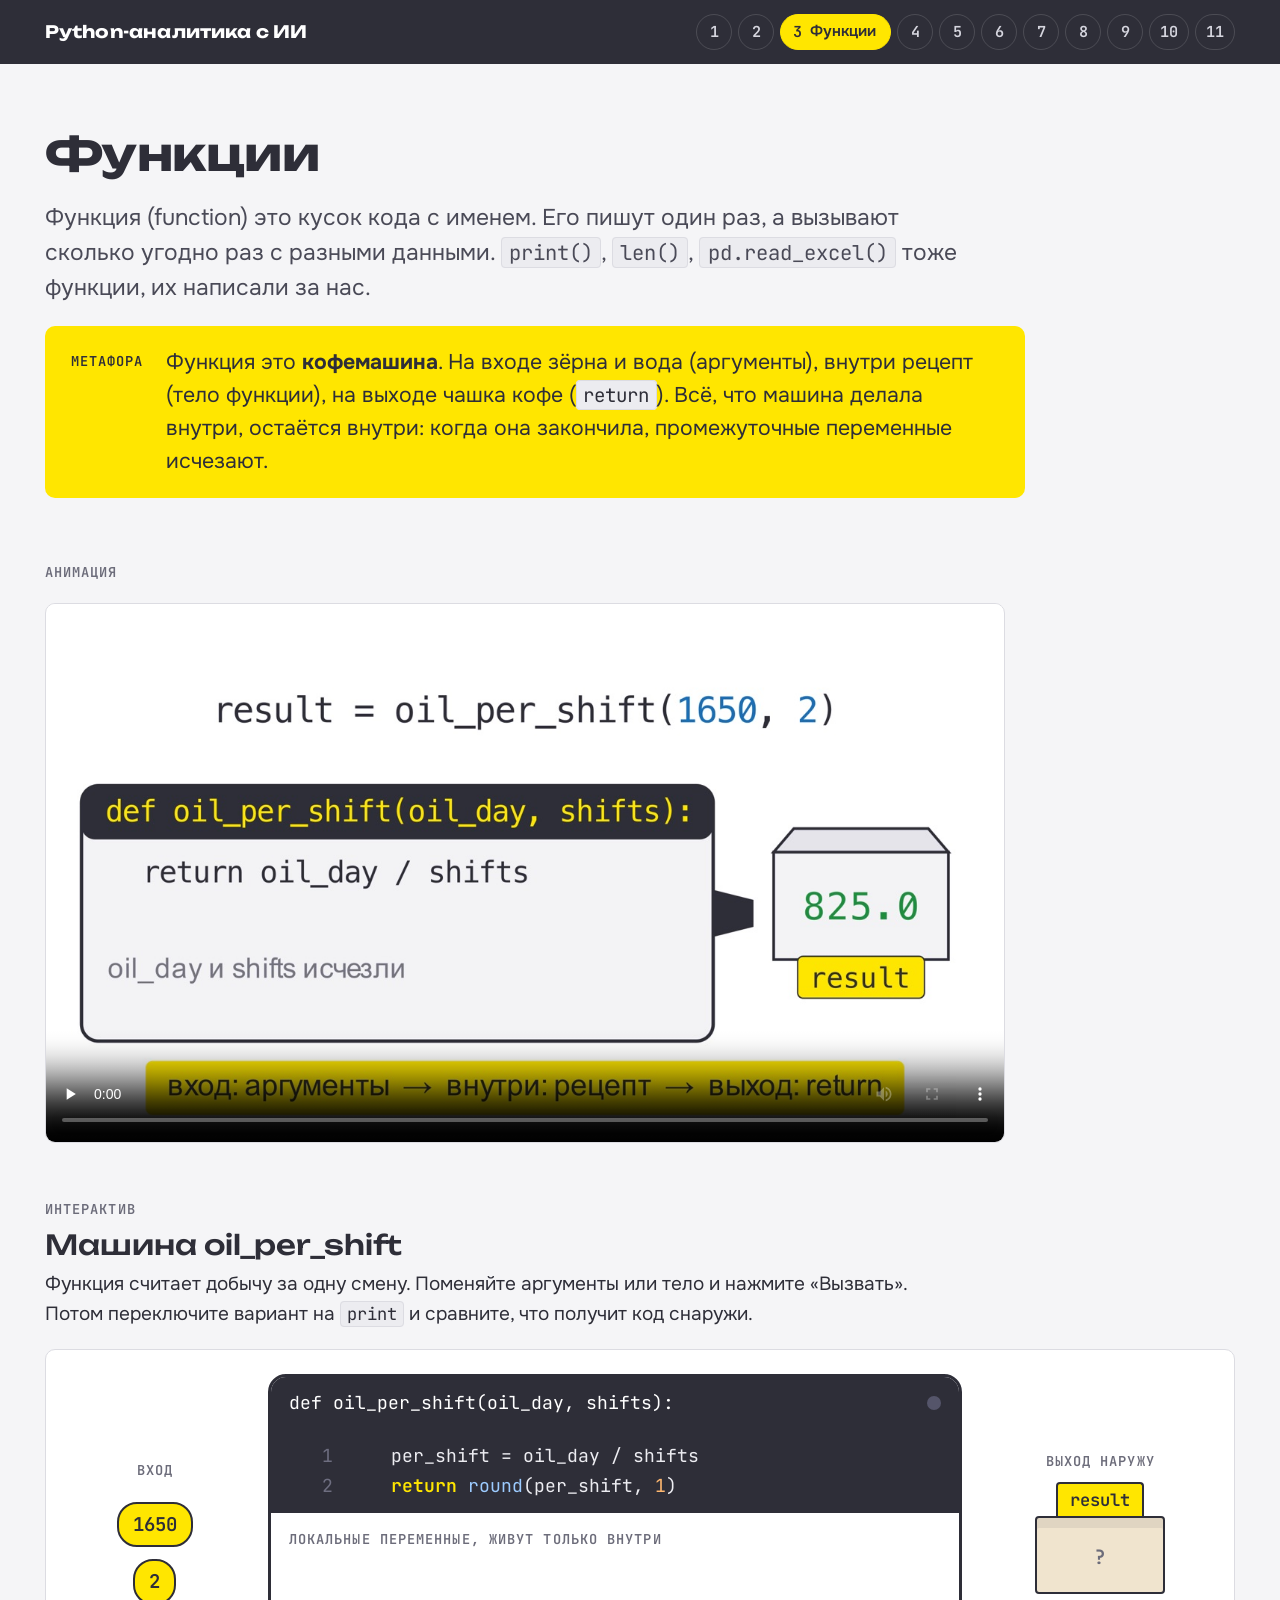
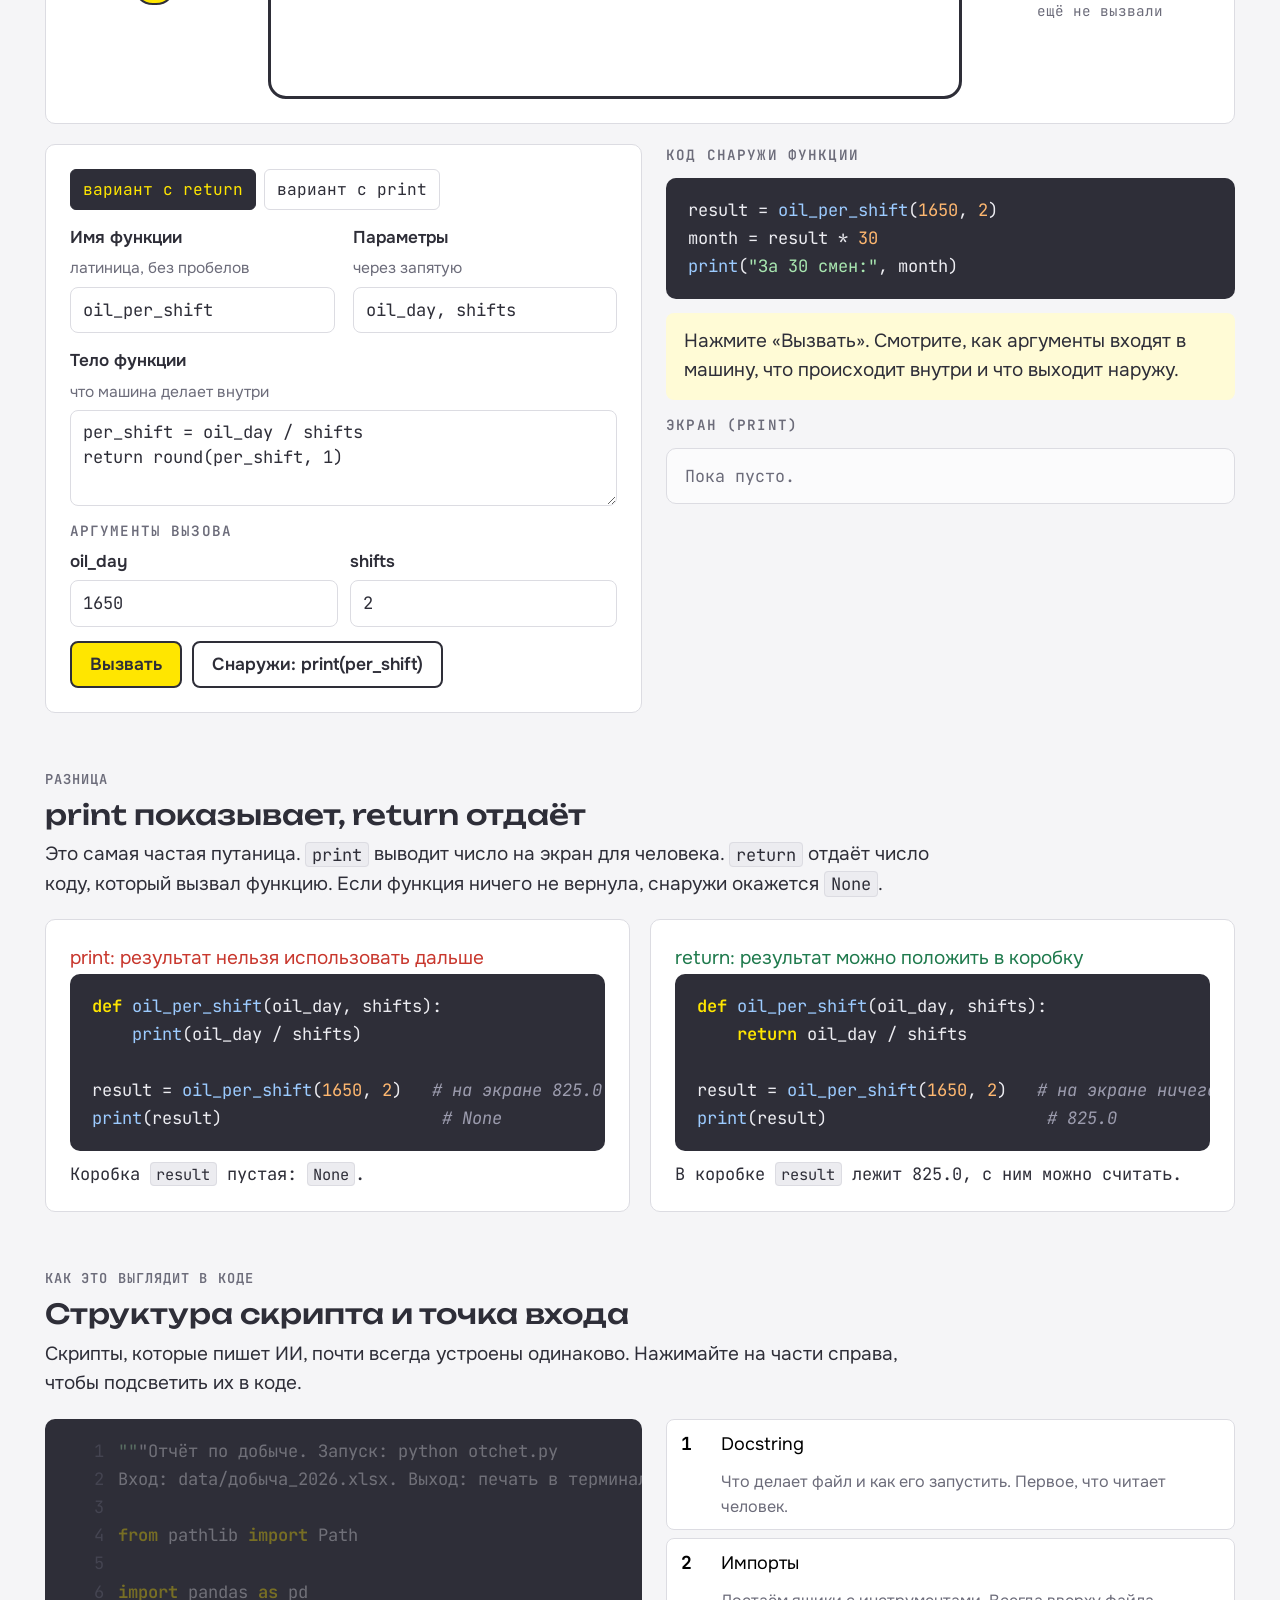
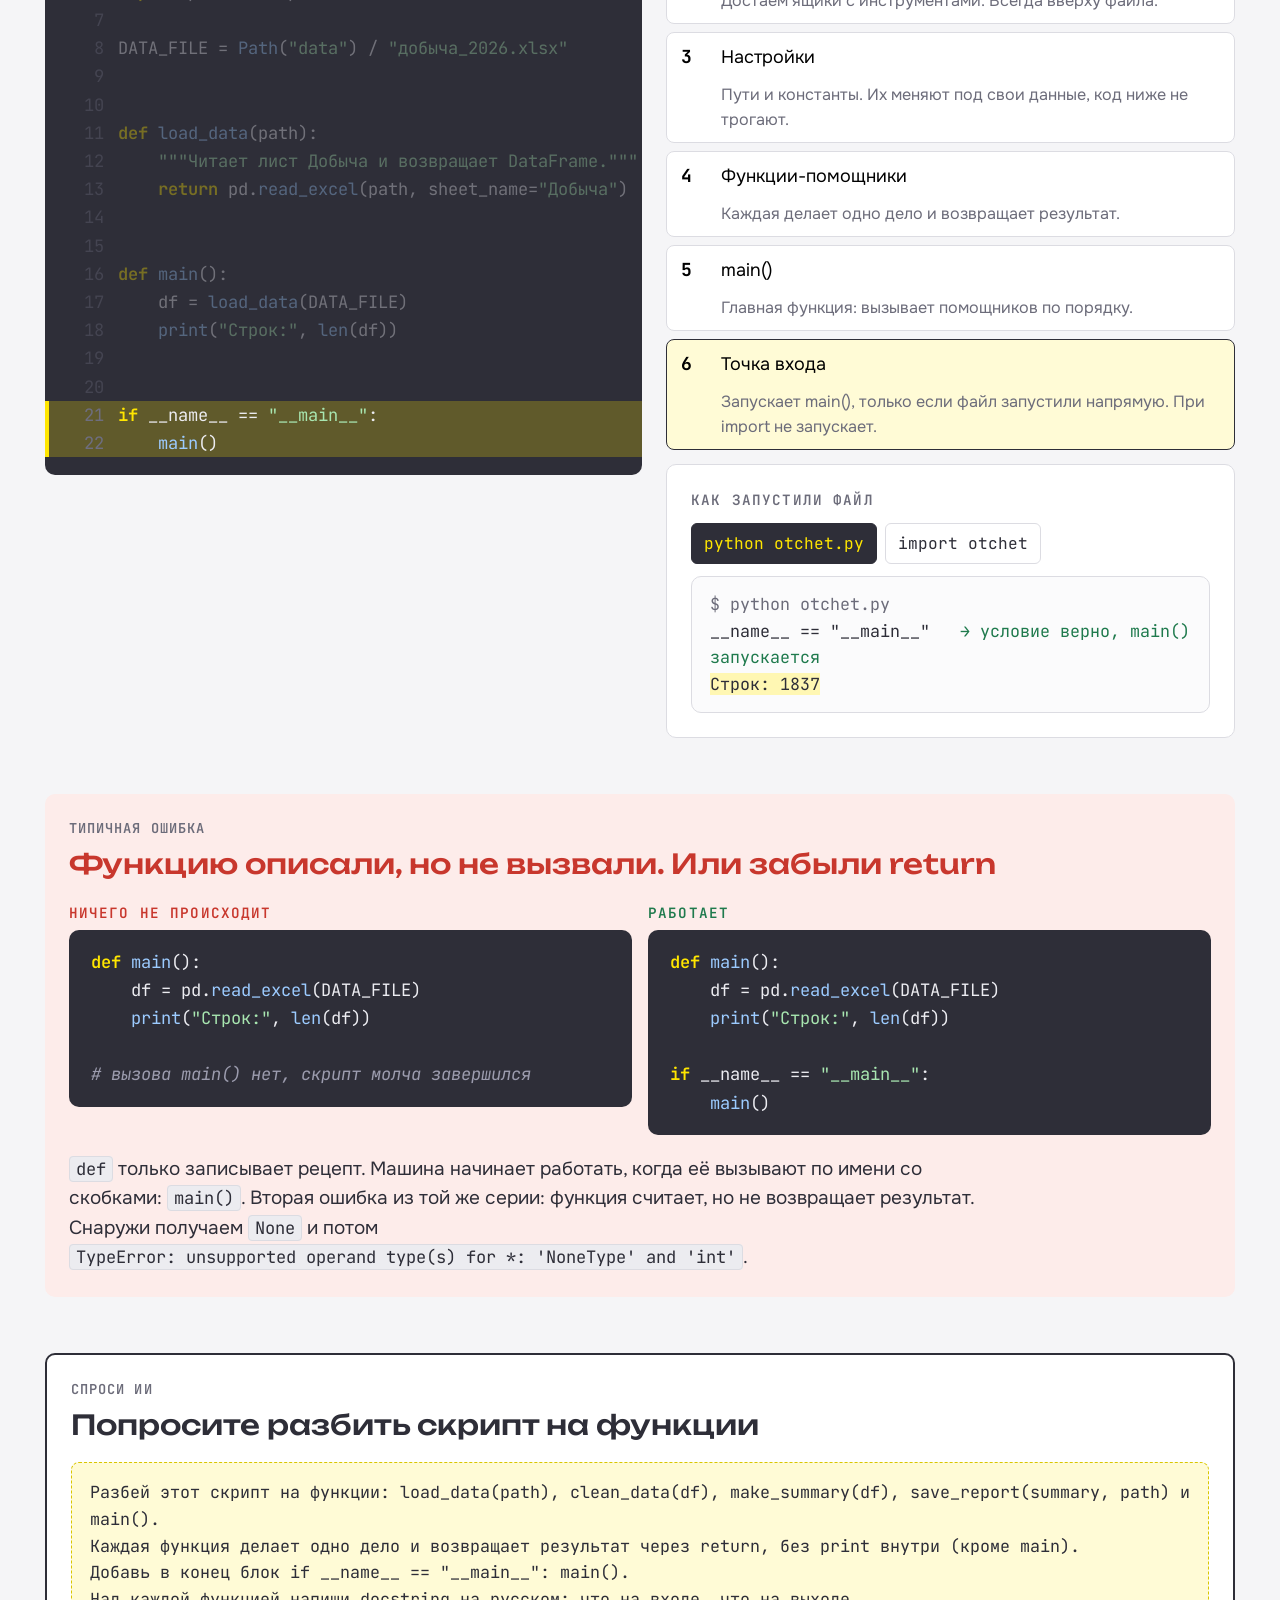
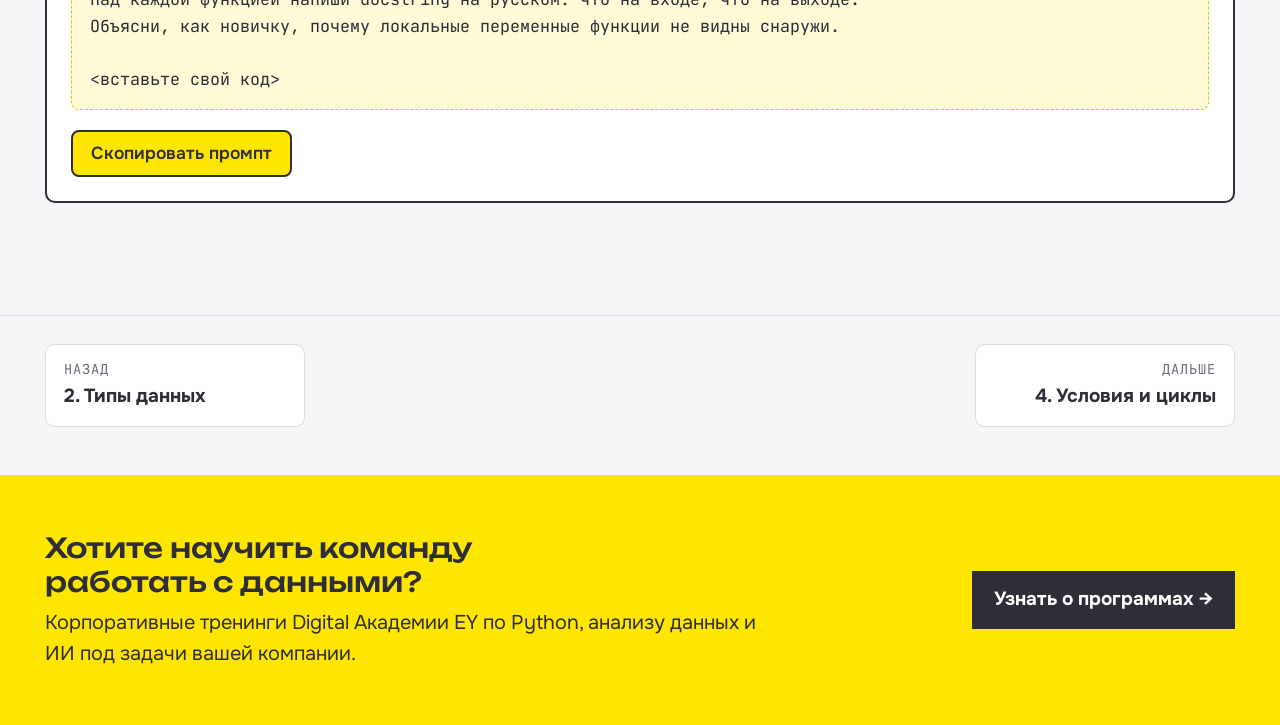
<file: 03_функции.html>
<!doctype html>
<html lang="ru">
<head>
<meta charset="utf-8">
<meta name="viewport" content="width=device-width, initial-scale=1">
<meta name="robots" content="noindex">
<title>Функции в Python</title>
<link rel="preconnect" href="https://fonts.googleapis.com">
<link rel="preconnect" href="https://fonts.gstatic.com" crossorigin>
<link rel="stylesheet" href="https://fonts.googleapis.com/css2?family=JetBrains+Mono:wght@400;600&family=Onest:wght@400;500;600;700&family=Unbounded:wght@500;700&display=swap">
<link rel="icon" href="data:image/svg+xml,%3Csvg xmlns=%22http://www.w3.org/2000/svg%22 viewBox=%22-13 0 1195 1195%22%3E%3Cstyle%3E.l%7Bfill:%232E2E38%7D%40media %28prefers-color-scheme:dark%29%7B.l%7Bfill:%23fff%7D%7D%3C/style%3E%3Cpath fill=%22%23FFE600%22 d=%22M0 427 1168 0v220z%22/%3E%3Cpath class=%22l%22 d=%22M10 604h335l79 136H187v97h214v124H187v97h296v136H10zM401 604h195l101 192 100-192h193L784 961v233H607V961z%22/%3E%3C/svg%3E">
<link rel="stylesheet" href="style.css">
<style>
  .fn-form { display: grid; grid-template-columns: minmax(0, 1fr) minmax(0, 1fr); gap: 14px 18px; }
  .fn-form .full { grid-column: 1 / -1; }
  #fnBody { min-height: 96px; }
  .args { display: flex; gap: 12px; flex-wrap: wrap; }
  .args label { flex: 1 1 140px; }
  .stage { display: grid; grid-template-columns: 170px minmax(0, 1fr) 220px; gap: 28px; align-items: center; background: var(--surface); border: 1px solid var(--line); border-radius: var(--r); padding: 24px; }
  @media (max-width: 1000px) { .stage { grid-template-columns: minmax(0, 1fr); } }
  .lane { display: grid; gap: 12px; justify-items: center; align-content: center; min-height: 120px; }
  .lane-title { font-family: var(--f-mono); font-size: 0.72rem; text-transform: uppercase; letter-spacing: 0.08em; color: var(--muted); font-weight: 600; text-align: center; }
  .arg-chip { font-family: var(--f-mono); font-weight: 600; background: var(--yellow); border: 2px solid var(--ink); border-radius: 20px; padding: 6px 14px; transition: opacity 0.3s ease; }
  .arg-chip.used { opacity: 0.25; }
  .machine { border: 3px solid var(--ink); border-radius: 18px; background: var(--surface); position: relative; overflow: hidden; }
  .machine-top { background: var(--ink); color: #fff; padding: 12px 18px; font-family: var(--f-mono); font-size: 0.95rem; display: flex; justify-content: space-between; align-items: center; gap: 12px; }
  .machine-top .lamp { width: 14px; height: 14px; border-radius: 50%; background: #55556A; flex: none; transition: background 0.3s ease, box-shadow 0.3s ease; }
  .machine.running .lamp { background: var(--yellow); box-shadow: 0 0 12px var(--yellow); }
  .machine .recipe { border-radius: 0; margin: 0; font-size: 0.88rem; padding: 12px 0; }
  .machine .inside { padding: 16px 18px 18px; display: grid; gap: 10px; }
  .machine .boxes { min-height: 118px; gap: 14px; }
  .machine .recipe { font-size: 0.95rem; }
  .machine .vbox { min-width: 110px; }
  .machine .vbox .v-body { min-width: 110px; min-height: 60px; font-size: 0.95rem; padding: 12px; }
  .machine .inside-label { font-family: var(--f-mono); font-size: 0.72rem; text-transform: uppercase; letter-spacing: 0.08em; color: var(--muted); font-weight: 600; }
  .outbox-wrap { display: grid; justify-items: center; gap: 10px; }
  .fly { position: fixed; z-index: 100; font-family: var(--f-mono); font-weight: 700; background: var(--yellow); border: 2px solid var(--ink); border-radius: 20px; padding: 6px 14px; pointer-events: none; box-shadow: 0 6px 18px rgba(46,46,56,0.25); }
  .narr { background: var(--yellow-wash); border-radius: 8px; padding: 14px 18px; min-height: 58px; font-size: 1rem; }
  .outside-code { font-size: 0.9rem; }
  .cmp { display: grid; grid-template-columns: minmax(0, 1fr) minmax(0, 1fr); gap: 20px; }
  @media (max-width: 900px) { .cmp, .fn-form { grid-template-columns: minmax(0, 1fr); } }
  .cmp .res-line { font-family: var(--f-mono); font-size: 0.9rem; margin-top: 10px; }
  .legend { display: grid; gap: 8px; }
  .legend button { text-align: left; font: inherit; font-size: 0.95rem; background: var(--surface); border: 1.5px solid var(--line); border-radius: 8px; padding: 10px 14px; cursor: pointer; display: grid; grid-template-columns: 30px 1fr; gap: 10px; align-items: baseline; }
  .legend button:hover { border-color: var(--ink); }
  .legend button.is-on { border-color: var(--ink); background: var(--yellow-wash); }
  .legend .n { font-family: var(--f-mono); font-weight: 700; }
  .legend .d { color: var(--muted); font-size: 0.85rem; grid-column: 2; }
  .runmode { display: flex; gap: 8px; flex-wrap: wrap; }
</style>
</head>
<body data-page="3">
<header id="site-header"></header>

<main class="wrap">
  <div class="hero">
    <h1>Функции</h1>
    <p class="lead">Функция (function) это кусок кода с именем. Его пишут один раз, а вызывают сколько угодно раз с разными данными. <code>print()</code>, <code>len()</code>, <code>pd.read_excel()</code> тоже функции, их написали за нас.</p>
    <div class="metaphor">
      <span class="m-label">Метафора</span>
      <p>Функция это <b>кофемашина</b>. На входе зёрна и вода (аргументы), внутри рецепт (тело функции), на выходе чашка кофе (<code>return</code>). Всё, что машина делала внутри, остаётся внутри: когда она закончила, промежуточные переменные исчезают.</p>
    </div>
  </div>

  <section class="block anim">
    <div class="block-head"><span class="tag">Анимация</span></div>
    <figure><video controls playsinline preload="none" poster="video/03_function_machine.jpg" src="video/03_function_machine.mp4"></video></figure>
  </section>

  <section class="block" id="machine">
    <div class="block-head">
      <span class="tag">Интерактив</span>
      <h2>Машина oil_per_shift</h2>
      <p>Функция считает добычу за одну смену. Поменяйте аргументы или тело и нажмите «Вызвать». Потом переключите вариант на <code>print</code> и сравните, что получит код снаружи.</p>
    </div>

    <div class="stage" id="stage">
          <div class="lane"><div class="lane-title">Вход</div><div id="inChips" class="lane"></div></div>
          <div class="machine" id="mach">
            <div class="machine-top"><span id="machTitle">def oil_per_shift(oil_day, shifts):</span><span class="lamp" aria-hidden="true"></span></div>
            <pre class="code recipe numbers" id="recipe"></pre>
            <div class="inside">
              <div class="inside-label">Локальные переменные, живут только внутри</div>
              <div class="boxes" id="localBoxes"></div>
            </div>
          </div>
          <div class="outbox-wrap"><div class="lane-title">Выход наружу</div><div id="outBox"></div></div>
        </div>
    <div class="split">
      <div class="panel stack">
        <div class="runmode" aria-label="Вариант функции">
          <button class="chip-btn is-on" data-variant="return">вариант с return</button>
          <button class="chip-btn" data-variant="print">вариант с print</button>
        </div>
        <div class="fn-form">
          <label class="field">Имя функции <span class="hint">латиница, без пробелов</span><input type="text" id="fnName" class="mono" value="oil_per_shift"></label>
          <label class="field">Параметры <span class="hint">через запятую</span><input type="text" id="fnParams" class="mono" value="oil_day, shifts"></label>
          <label class="field full">Тело функции <span class="hint">что машина делает внутри</span><textarea id="fnBody" class="mono" spellcheck="false"></textarea></label>
          <div class="full"><div class="panel-title" style="margin-bottom:6px">Аргументы вызова</div><div class="args" id="args"></div></div>
        </div>
        <div class="btn-row">
          <button class="btn primary" id="btnCall">Вызвать</button>
          <button class="btn" id="btnPeek">Снаружи: print(per_shift)</button>
        </div>
      </div>

      <div class="stack">
        <div>
          <div class="panel-title">Код снаружи функции</div>
          <pre class="code outside-code" id="outsideCode"></pre>
        </div>
        <div class="narr" id="narr">Нажмите «Вызвать». Смотрите, как аргументы входят в машину, что происходит внутри и что выходит наружу.</div>
        <div><div class="panel-title">Экран (print)</div><div class="console" id="screen"><span class="c-muted">Пока пусто.</span></div></div>
      </div>
    </div>
  </section>

  <section class="block">
    <div class="block-head">
      <span class="tag">Разница</span>
      <h2>print показывает, return отдаёт</h2>
      <p>Это самая частая путаница. <code>print</code> выводит число на экран для человека. <code>return</code> отдаёт число коду, который вызвал функцию. Если функция ничего не вернула, снаружи окажется <code>None</code>.</p>
    </div>
    <div class="cmp">
      <div class="panel">
        <div class="bad-label">print: результат нельзя использовать дальше</div>
<pre data-hl>def oil_per_shift(oil_day, shifts):
    print(oil_day / shifts)

result = oil_per_shift(1650, 2)   # на экране 825.0
print(result)                      # None</pre>
        <p class="res-line">Коробка <code>result</code> пустая: <code>None</code>.</p>
      </div>
      <div class="panel">
        <div class="good-label">return: результат можно положить в коробку</div>
<pre data-hl>def oil_per_shift(oil_day, shifts):
    return oil_day / shifts

result = oil_per_shift(1650, 2)   # на экране ничего
print(result)                      # 825.0</pre>
        <p class="res-line">В коробке <code>result</code> лежит 825.0, с ним можно считать.</p>
      </div>
    </div>
  </section>

  <section class="block" id="script">
    <div class="block-head">
      <span class="tag">Как это выглядит в коде</span>
      <h2>Структура скрипта и точка входа</h2>
      <p>Скрипты, которые пишет ИИ, почти всегда устроены одинаково. Нажимайте на части справа, чтобы подсветить их в коде.</p>
    </div>
    <div class="split">
      <pre class="code numbers" id="scriptCode"></pre>
      <div class="stack">
        <div class="legend" id="legend"></div>
        <div class="panel">
          <div class="panel-title">Как запустили файл</div>
          <div class="runmode">
            <button class="chip-btn is-on" data-run="direct">python otchet.py</button>
            <button class="chip-btn" data-run="import">import otchet</button>
          </div>
          <div class="console" id="runOut" style="margin-top:12px"></div>
        </div>
      </div>
    </div>
  </section>

  <section class="block mistake">
    <div class="block-head">
      <span class="tag">Типичная ошибка</span>
      <h2>Функцию описали, но не вызвали. Или забыли return</h2>
    </div>
    <div class="pair">
      <div><div class="bad-label">Ничего не происходит</div>
<pre data-hl>def main():
    df = pd.read_excel(DATA_FILE)
    print("Строк:", len(df))

# вызова main() нет, скрипт молча завершился</pre></div>
      <div><div class="good-label">Работает</div>
<pre data-hl>def main():
    df = pd.read_excel(DATA_FILE)
    print("Строк:", len(df))

if __name__ == "__main__":
    main()</pre></div>
    </div>
    <p><code>def</code> только записывает рецепт. Машина начинает работать, когда её вызывают по имени со скобками: <code>main()</code>. Вторая ошибка из той же серии: функция считает, но не возвращает результат. Снаружи получаем <code>None</code> и потом <code>TypeError: unsupported operand type(s) for *: 'NoneType' and 'int'</code>.</p>
  </section>

  <section class="block ask">
    <div class="block-head">
      <span class="tag">Спроси ИИ</span>
      <h2>Попросите разбить скрипт на функции</h2>
    </div>
<pre class="prompt-box" id="prompt3">Разбей этот скрипт на функции: load_data(path), clean_data(df), make_summary(df), save_report(summary, path) и main().
Каждая функция делает одно дело и возвращает результат через return, без print внутри (кроме main).
Добавь в конец блок if __name__ == "__main__": main().
Над каждой функцией напиши docstring на русском: что на входе, что на выходе.
Объясни, как новичку, почему локальные переменные функции не видны снаружи.

&lt;вставьте свой код&gt;</pre>
    <div class="btn-row"><button class="btn primary" data-copy="#prompt3">Скопировать промпт</button></div>
  </section>
</main>

<nav id="pager"></nav>

<script src="app.js"></script>
<script>
(function () {
  var py = EY.py;
  var BODIES = {
    "return": "per_shift = oil_day / shifts\nreturn round(per_shift, 1)",
    "print": "per_shift = oil_day / shifts\nprint(round(per_shift, 1))"
  };
  var $ = function (id) { return document.getElementById(id); };
  var fnName = $("fnName"), fnParams = $("fnParams"), fnBody = $("fnBody"), argsEl = $("args");
  var recipe = $("recipe"), localBoxes = $("localBoxes"), outBox = $("outBox"), inChips = $("inChips");
  var narr = $("narr"), screen = $("screen"), mach = $("mach"), outsideCode = $("outsideCode");
  var btnCall = $("btnCall"), btnPeek = $("btnPeek");
  fnBody.value = BODIES["return"];
  var argValues = { oil_day: "1650", shifts: "2" };
  var busy = false, screenLines = [], lastResult = null;

  function reduced() { return window.matchMedia && window.matchMedia("(prefers-reduced-motion: reduce)").matches; }
  function wait(ms) { return new Promise(function (r) { setTimeout(r, reduced() ? 10 : ms); }); }
  function params() { return fnParams.value.split(",").map(function (s) { return s.trim(); }).filter(Boolean); }
  function name() { return fnName.value.trim() || "f"; }
  function argSrc() { return params().map(function (p) { return (argValues[p] !== undefined ? argValues[p] : "0"); }); }

  function buildArgs() {
    var ps = params();
    argsEl.innerHTML = ps.map(function (p, i) {
      var v = argValues[p] !== undefined ? argValues[p] : (argValues[p] = "0");
      return '<label class="field">' + EY.esc(p) + '<input type="text" class="mono" data-arg="' + EY.esc(p) + '" id="arg_' + i + '" value="' + EY.esc(v) + '"></label>';
    }).join("");
    argsEl.querySelectorAll("[data-arg]").forEach(function (inp) {
      inp.addEventListener("input", function () { argValues[inp.getAttribute("data-arg")] = inp.value; refresh(); });
    });
  }
  function outsideLines() {
    return [
      "result = " + name() + "(" + argSrc().join(", ") + ")",
      "month = result * 30",
      'print("За 30 смен:", month)'
    ];
  }
  function refresh(keepOut) {
    $("machTitle").textContent = "def " + name() + "(" + params().join(", ") + "):";
    var body = fnBody.value.split("\n").map(function (l) { return "    " + l.replace(/^\s+/, ""); }).join("\n");
    EY.renderCode(recipe, body);
    EY.renderCode(outsideCode, outsideLines().join("\n"));
    inChips.innerHTML = argSrc().map(function (a, i) { return '<span class="arg-chip" id="chip_' + i + '">' + EY.esc(a) + "</span>"; }).join("");
    if (!keepOut) { outBox.innerHTML = '<div class="vbox"><div class="v-label">result</div><div class="v-body t-none">?</div><div class="v-type">ещё не вызвали</div></div>'; localBoxes.innerHTML = ""; }
  }

  function fly(fromEl, toEl, text) {
    return new Promise(function (resolve) {
      if (!fromEl || !toEl || reduced() || !document.body.animate) { resolve(); return; }
      var a = fromEl.getBoundingClientRect(), b = toEl.getBoundingClientRect();
      var d = document.createElement("div");
      d.className = "fly"; d.textContent = text;
      d.style.left = a.left + "px"; d.style.top = a.top + "px";
      document.body.appendChild(d);
      var dx = b.left + b.width / 2 - (a.left + d.offsetWidth / 2), dy = b.top + b.height / 2 - (a.top + d.offsetHeight / 2);
      var anim = d.animate([
        { transform: "translate(0,0) scale(1)" },
        { transform: "translate(" + dx * 0.5 + "px," + (dy * 0.5 - 40) + "px) scale(1.12)", offset: 0.5 },
        { transform: "translate(" + dx + "px," + dy + "px) scale(0.9)", opacity: 0.2 }
      ], { duration: 750, easing: "cubic-bezier(.4,.0,.2,1)" });
      anim.onfinish = function () { d.remove(); resolve(); };
    });
  }

  function boxHtml(n, v, extra) {
    return '<div class="vbox ' + (extra || "") + '" data-n="' + EY.esc(n) + '"><div class="v-label">' + EY.esc(n) + '</div><div class="v-body t-' + (v.t === "NoneType" ? "none" : v.t) + '"><span class="v-val drop">' + EY.esc(py.repr(v)) + '</span></div><div class="v-type">' + v.t + "</div></div>";
  }
  function renderLocal(env, changed) {
    localBoxes.innerHTML = Object.keys(env).map(function (k) { return boxHtml(k, env[k], changed && changed.indexOf(k) >= 0 ? "new" : ""); }).join("");
  }
  function printScreen(lines, err) {
    lines.forEach(function (l) { screenLines.push({ t: l, err: !!err }); });
    screen.innerHTML = screenLines.slice(-40).map(function (l, i, arr) {
      return '<span class="' + (l.err ? "c-err" : (i === arr.length - 1 ? "c-new" : "")) + '">' + EY.esc(l.t) + "</span>";
    }).join("\n");
    screen.scrollTop = screen.scrollHeight;
  }
  function setOutLine(i) { EY.setActive(outsideCode, i); }

  async function call() {
    if (busy) return;
    busy = true; btnCall.disabled = true;
    screenLines = []; screen.innerHTML = '<span class="c-muted">Пока пусто.</span>';
    refresh();
    var ps = params(), srcs = argSrc(), env = {}, out = [];
    try {
      setOutLine(0);
      narr.innerHTML = "Код снаружи вызывает <b class='mono'>" + EY.esc(name()) + "(" + EY.esc(srcs.join(", ")) + ")</b>. Машина включается.";
      mach.classList.add("running");
      await wait(700);
      for (var i = 0; i < ps.length; i++) {
        var v = py.evalExpr(srcs[i]);
        var chip = $("chip_" + i);
        await fly(chip, localBoxes, srcs[i]);
        if (chip) chip.classList.add("used");
        env[ps[i]] = v;
        renderLocal(env, [ps[i]]);
        narr.innerHTML = "Аргумент <b class='mono'>" + EY.esc(srcs[i]) + "</b> вошёл внутрь и лёг в локальную коробку <b class='mono'>" + EY.esc(ps[i]) + "</b>.";
        await wait(650);
      }
      var lines = fnBody.value.split("\n");
      var ret = py.NONE, returned = false;
      for (var j = 0; j < lines.length; j++) {
        if (!lines[j].trim()) continue;
        EY.setActive(recipe, j);
        var res = py.execLine(lines[j], env, out);
        if (res.kind === "assign") {
          renderLocal(env, res.names);
          narr.innerHTML = "Внутри машины появилась коробка <b class='mono'>" + EY.esc(res.names.join(", ")) + "</b> = " + EY.esc(py.repr(res.values[0])) + ". Снаружи её не видно.";
        } else if (res.kind === "expr" && res.printed.length) {
          printScreen(res.printed);
          narr.innerHTML = "<b>print</b> вывел число на экран. Наружу функция его не отдала: это только картинка для человека.";
        } else if (res.kind === "return") {
          ret = res.value; returned = true;
          narr.innerHTML = "<b>return</b> отдаёт " + EY.esc(py.repr(ret)) + " наружу и сразу завершает функцию.";
          await wait(500);
          await fly(recipe.querySelector(".ln.active") || recipe, outBox, py.repr(ret));
          break;
        }
        await wait(900);
      }
      if (!returned) narr.innerHTML = "Рецепт закончился, а <b>return</b> не было. Python сам возвращает <b class='mono'>None</b>, то есть «ничего».";
      EY.setActive(recipe, -1);
      mach.classList.remove("running");
      outBox.innerHTML = boxHtml("result", ret, "new");
      lastResult = ret;
      await wait(900);
      localBoxes.querySelectorAll(".vbox").forEach(function (b) { b.classList.add("gone"); });
      narr.innerHTML += " Машина закончила. Локальные коробки " + Object.keys(env).map(function (k) { return "<b class='mono'>" + EY.esc(k) + "</b>"; }).join(", ") + " исчезают.";
      await wait(1000);
      // строки снаружи
      setOutLine(1);
      var outer = { result: ret };
      try {
        py.execLine("month = result * 30", outer, out);
        await wait(700);
        setOutLine(2);
        var o2 = [];
        py.execLine('print("За 30 смен:", month)', outer, o2);
        printScreen(o2);
        narr.innerHTML = "Снаружи код взял <b class='mono'>result</b> и посчитал дальше. Так работает return.";
      } catch (e) {
        if (!(e instanceof py.PyError)) throw e;
        printScreen([e.toString()], true);
        narr.innerHTML = "Снаружи в <b class='mono'>result</b> лежит <b class='mono'>None</b>. Умножить «ничего» на 30 нельзя, отсюда ошибка. Поменяйте <b>print</b> на <b>return</b>.";
      }
    } catch (e) {
      if (!(e instanceof py.PyError)) { busy = false; btnCall.disabled = false; throw e; }
      mach.classList.remove("running");
      printScreen([e.toString()], true);
      narr.innerHTML = "<span style='color:var(--red);font-weight:600'>Ошибка внутри функции.</span> Проверьте тело и аргументы: " + EY.esc(e.toString());
    }
    setOutLine(-1);
    busy = false; btnCall.disabled = false;
  }

  btnCall.addEventListener("click", call);
  btnPeek.addEventListener("click", function () {
    printScreen(["Traceback (most recent call last):", '  File "otchet.py", line 5, in <module>', "    print(per_shift)", "NameError: name 'per_shift' is not defined"], true);
    narr.innerHTML = "Снаружи коробки <b class='mono'>per_shift</b> нет. Она жила внутри машины и исчезла, когда функция закончила. Наружу выходит только то, что отдал <b>return</b>.";
  });
  document.querySelectorAll("[data-variant]").forEach(function (b) {
    b.addEventListener("click", function () {
      document.querySelectorAll("[data-variant]").forEach(function (x) { x.classList.toggle("is-on", x === b); });
      fnBody.value = BODIES[b.getAttribute("data-variant")];
      refresh();
      narr.textContent = "Тело поменялось. Нажмите «Вызвать».";
    });
  });
  [fnName, fnParams].forEach(function (el) { el.addEventListener("input", function () { buildArgs(); refresh(); }); });
  fnBody.addEventListener("input", function () { refresh(); });
  buildArgs(); refresh();

  /* структура скрипта */
  var SCRIPT = [
    '"""Отчёт по добыче. Запуск: python otchet.py',
    'Вход: data/добыча_2026.xlsx. Выход: печать в терминал."""',
    "",
    "from pathlib import Path",
    "",
    "import pandas as pd",
    "",
    'DATA_FILE = Path("data") / "добыча_2026.xlsx"',
    "",
    "",
    "def load_data(path):",
    '    """Читает лист Добыча и возвращает DataFrame."""',
    '    return pd.read_excel(path, sheet_name="Добыча")',
    "",
    "",
    "def main():",
    "    df = load_data(DATA_FILE)",
    '    print("Строк:", len(df))',
    "",
    "",
    'if __name__ == "__main__":',
    "    main()"
  ];
  var PARTS = [
    { n: 1, t: "Docstring", d: "Что делает файл и как его запустить. Первое, что читает человек.", lines: [0, 1] },
    { n: 2, t: "Импорты", d: "Достаём ящики с инструментами. Всегда вверху файла.", lines: [3, 5] },
    { n: 3, t: "Настройки", d: "Пути и константы. Их меняют под свои данные, код ниже не трогают.", lines: [7] },
    { n: 4, t: "Функции-помощники", d: "Каждая делает одно дело и возвращает результат.", lines: [10, 11, 12] },
    { n: 5, t: "main()", d: "Главная функция: вызывает помощников по порядку.", lines: [15, 16, 17] },
    { n: 6, t: "Точка входа", d: "Запускает main(), только если файл запустили напрямую. При import не запускает.", lines: [20, 21] }
  ];
  var scriptCode = $("scriptCode"), legend = $("legend");
  EY.renderCode(scriptCode, SCRIPT.join("\n"));
  legend.innerHTML = PARTS.map(function (p, i) { return '<button data-part="' + i + '"><span class="n">' + p.n + "</span><span>" + p.t + '</span><span class="d">' + p.d + "</span></button>"; }).join("");
  function showPart(i) {
    var lines = PARTS[i].lines;
    scriptCode.querySelectorAll(".ln").forEach(function (l, k) { l.classList.toggle("active", lines.indexOf(k) >= 0); l.classList.toggle("dim", lines.indexOf(k) < 0); });
    legend.querySelectorAll("button").forEach(function (b, k) { b.classList.toggle("is-on", k === i); });
  }
  legend.querySelectorAll("button").forEach(function (b) { b.addEventListener("click", function () { showPart(+b.getAttribute("data-part")); }); });
  showPart(5);

  var runOut = $("runOut");
  function runMode(m) {
    document.querySelectorAll("[data-run]").forEach(function (x) { x.classList.toggle("is-on", x.getAttribute("data-run") === m); });
    if (m === "direct") runOut.innerHTML = '<span class="c-muted">$ python otchet.py</span>\n__name__ == "__main__"   <span class="c-ok">→ условие верно, main() запускается</span>\n<span class="c-new">Строк: 1837</span>';
    else runOut.innerHTML = '<span class="c-muted">&gt;&gt;&gt; import otchet</span>\n__name__ == "otchet"   <span class="c-err">→ условие ложно, main() не запускается</span>\n<span class="c-muted">Функции load_data и main доступны: otchet.load_data(...)</span>';
  }
  document.querySelectorAll("[data-run]").forEach(function (b) { b.addEventListener("click", function () { runMode(b.getAttribute("data-run")); }); });
  runMode("direct");
})();
</script>
</body>
</html>
</file>
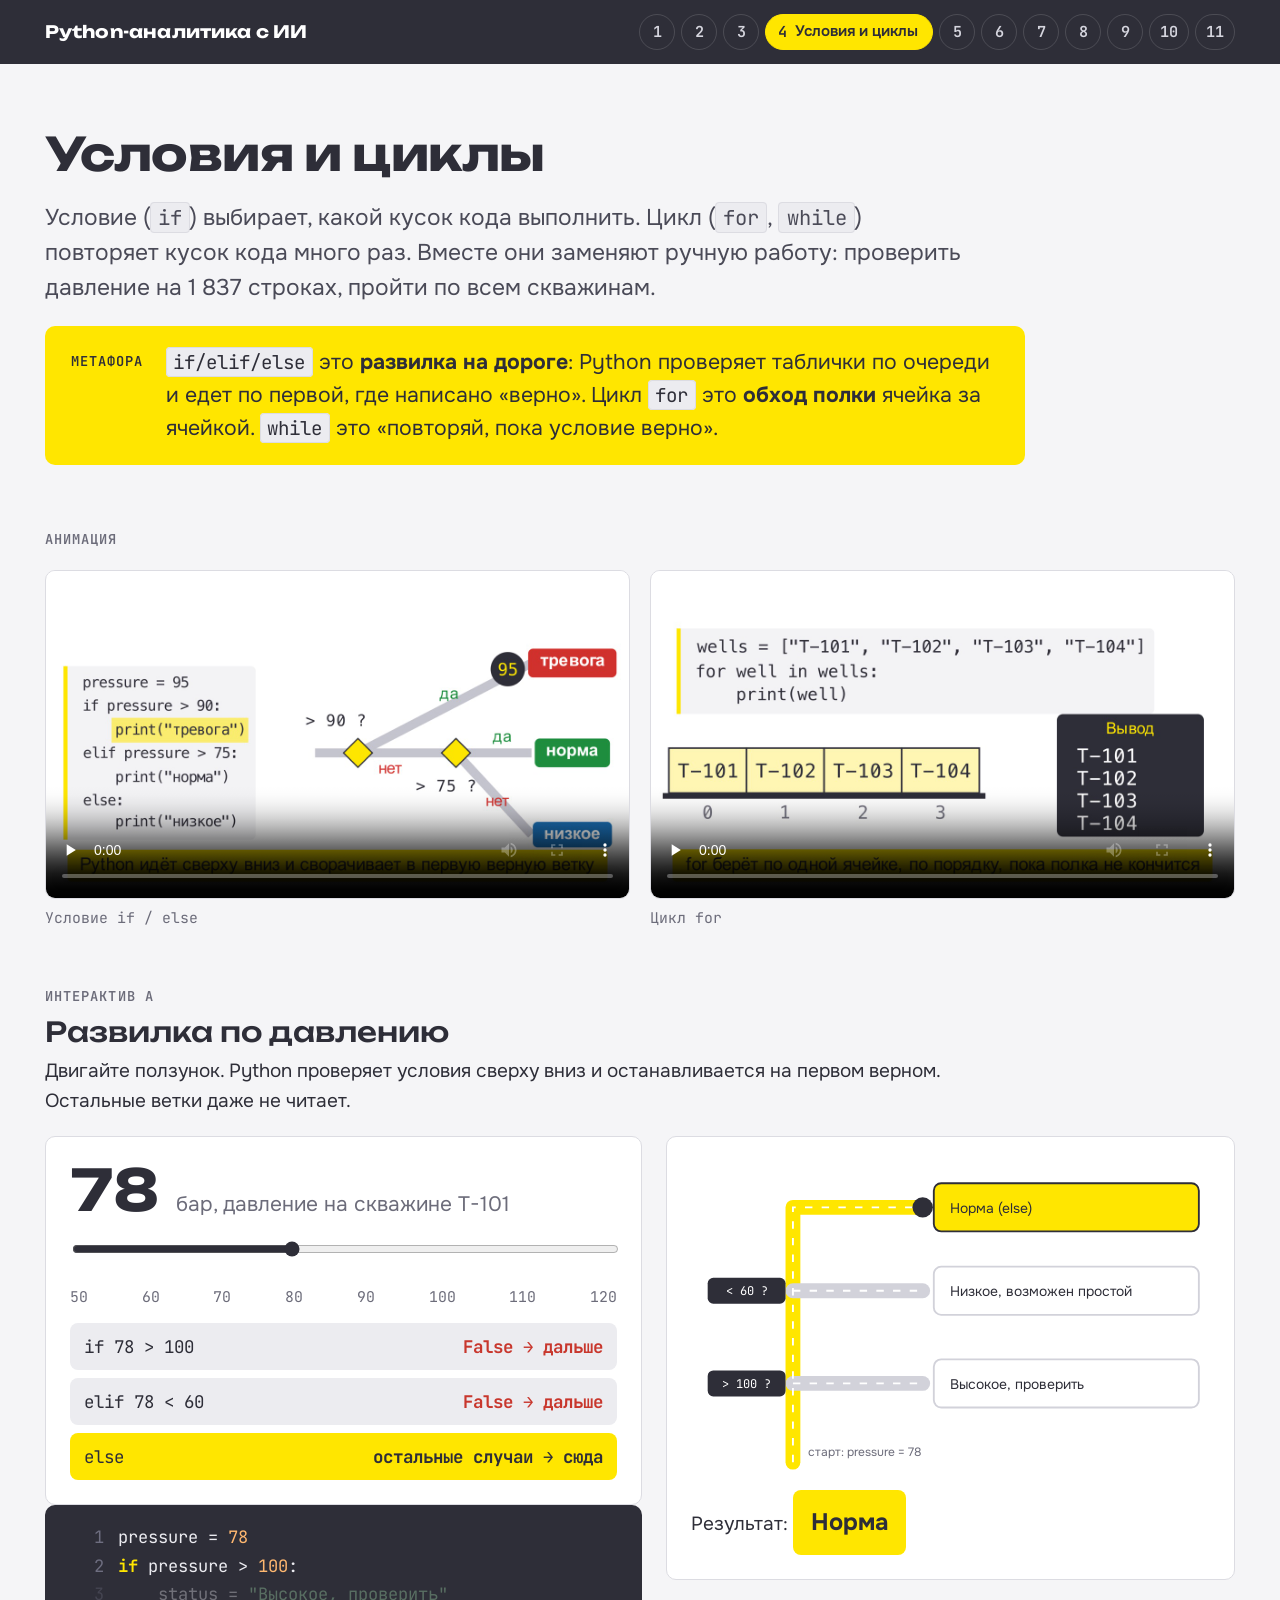
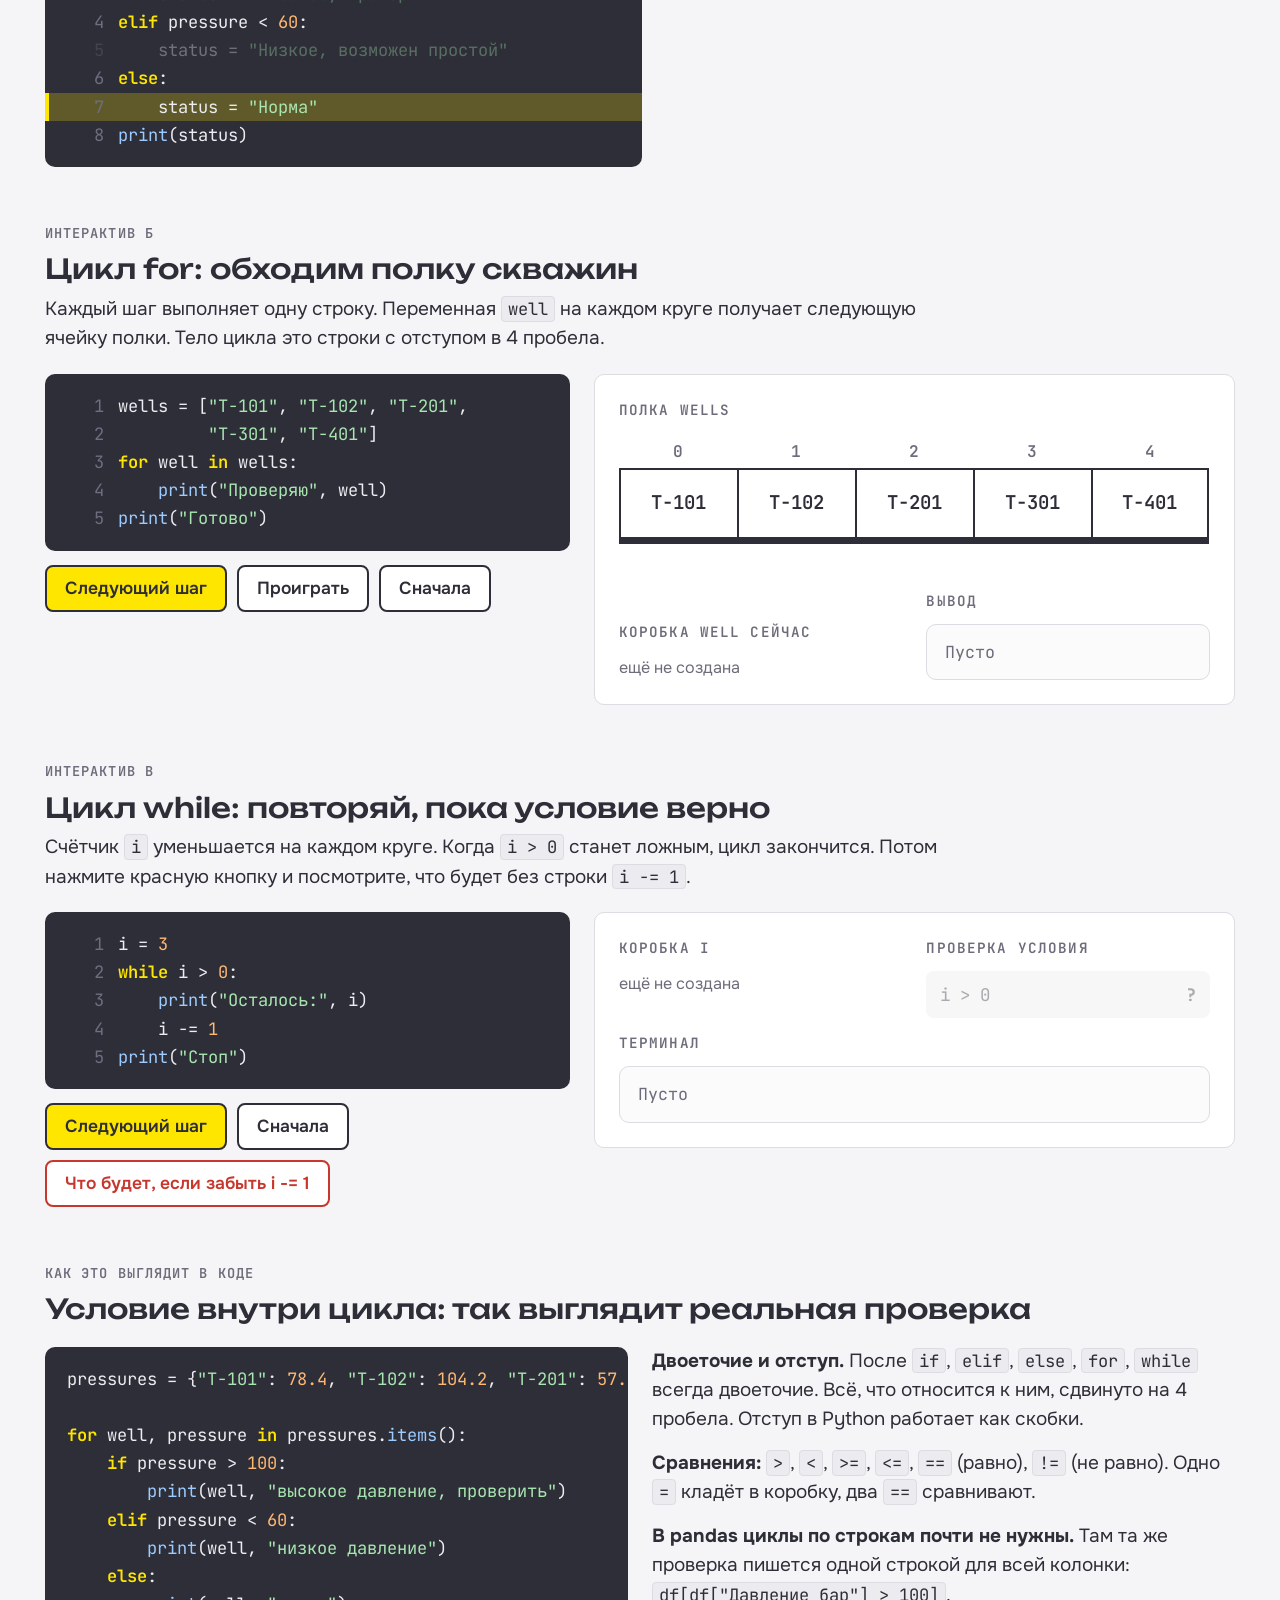
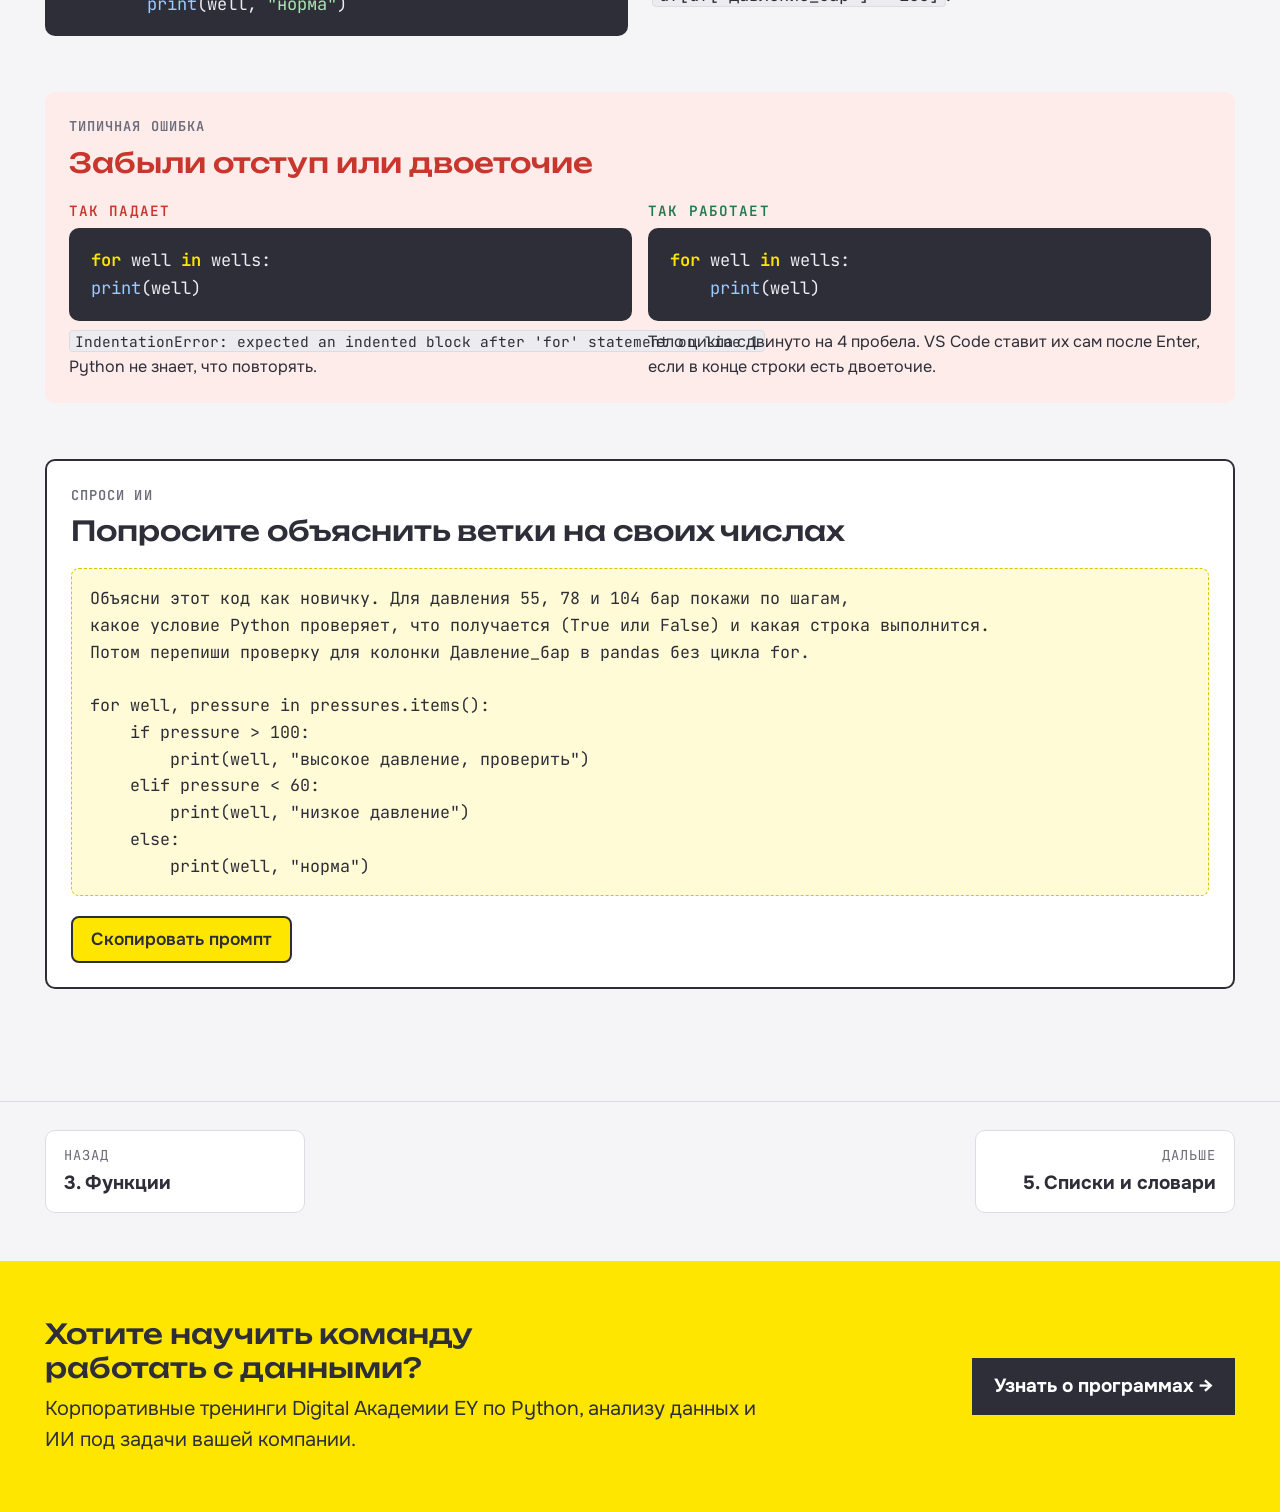
<file: 04_условия_и_циклы.html>
<!doctype html>
<html lang="ru">
<head>
<meta charset="utf-8">
<meta name="viewport" content="width=device-width, initial-scale=1">
<meta name="robots" content="noindex">
<title>Условия и циклы</title>
<link rel="preconnect" href="https://fonts.googleapis.com">
<link rel="preconnect" href="https://fonts.gstatic.com" crossorigin>
<link rel="stylesheet" href="https://fonts.googleapis.com/css2?family=JetBrains+Mono:wght@400;600&family=Onest:wght@400;500;600;700&family=Unbounded:wght@500;700&display=swap">
<link rel="icon" href="data:image/svg+xml,%3Csvg xmlns=%22http://www.w3.org/2000/svg%22 viewBox=%22-13 0 1195 1195%22%3E%3Cstyle%3E.l%7Bfill:%232E2E38%7D%40media %28prefers-color-scheme:dark%29%7B.l%7Bfill:%23fff%7D%7D%3C/style%3E%3Cpath fill=%22%23FFE600%22 d=%22M0 427 1168 0v220z%22/%3E%3Cpath class=%22l%22 d=%22M10 604h335l79 136H187v97h214v124H187v97h296v136H10zM401 604h195l101 192 100-192h193L784 961v233H607V961z%22/%3E%3C/svg%3E">
<link rel="stylesheet" href="style.css">
<style>
  .press-top { display: flex; align-items: baseline; gap: 18px; flex-wrap: wrap; }
  .press-val { font-family: var(--f-display); font-weight: 700; font-size: 3rem; line-height: 1; font-variant-numeric: tabular-nums; }
  .press-unit { font-size: 1.1rem; color: var(--muted); }
  .scale { display: flex; justify-content: space-between; font-family: var(--f-mono); font-size: 0.78rem; color: var(--muted); }
  .conds { display: grid; gap: 8px; }
  .cond { display: grid; grid-template-columns: 1fr auto; gap: 12px; align-items: center; font-family: var(--f-mono); font-size: 0.92rem; padding: 10px 14px; border-radius: 8px; background: var(--line-2); transition: background 0.3s ease, opacity 0.3s ease; }
  .cond .v { font-weight: 700; }
  .cond.true { background: var(--yellow); }
  .cond.false .v { color: var(--red); }
  .cond.skip { opacity: 0.4; }
  .road svg { width: 100%; height: auto; display: block; }
  .road .path { fill: none; stroke: #D2D2DA; stroke-width: 16; stroke-linecap: round; stroke-linejoin: round; transition: stroke 0.35s ease; }
  .road .path.on { stroke: var(--yellow); }
  .road .dash { fill: none; stroke: #fff; stroke-width: 2; stroke-dasharray: 8 10; }
  .road .fork { fill: var(--ink); }
  .road text { font-family: var(--f-body); font-size: 15px; fill: var(--ink); }
  .road .ftext { font-family: var(--f-mono); font-size: 13px; fill: #fff; }
  .road .dest { fill: var(--surface); stroke: #D2D2DA; stroke-width: 2; transition: stroke 0.35s ease, fill 0.35s ease; }
  .road .dest.on { stroke: var(--ink); fill: var(--yellow); }
  .road .car { fill: var(--ink); }
  .result-big { font-size: 1.25rem; font-weight: 700; padding: 14px 18px; border-radius: 8px; background: var(--yellow); display: inline-block; animation: pop 0.35s ease; }
  .loop-grid { display: grid; grid-template-columns: minmax(0, 0.9fr) minmax(0, 1.1fr); gap: 24px; align-items: start; }
  @media (max-width: 900px) { .loop-grid { grid-template-columns: minmax(0, 1fr); } }
  .iter { font-family: var(--f-mono); font-size: 0.85rem; color: var(--muted); }
  .cell .slot { font-size: 1rem; }
  .cell .ptr { height: 26px; font-size: 1.2rem; line-height: 26px; color: var(--ink); visibility: hidden; }
  .cell.is-cur .ptr { visibility: visible; animation: bob 0.8s ease infinite alternate; }
  @keyframes bob { from { transform: translateY(0); } to { transform: translateY(-4px); } }
  .flood { max-height: 260px; }
  .flood-meter { display: flex; gap: 16px; align-items: center; font-family: var(--f-mono); font-size: 0.9rem; flex-wrap: wrap; }
  .flood-meter .count { font-weight: 700; font-size: 1.2rem; color: var(--red); font-variant-numeric: tabular-nums; }
  .ctrlc { font-family: var(--f-mono); font-size: 1rem; }
  .ctrlc.pulse { animation: pulse 0.9s ease infinite; }
  @keyframes pulse { 0%, 100% { box-shadow: 0 0 0 0 rgba(200,55,45,0.5); } 50% { box-shadow: 0 0 0 10px rgba(200,55,45,0); } }
  .sub-h { font-family: var(--f-display); font-weight: 500; font-size: 1.1rem; }
  .letter { font-family: var(--f-mono); background: var(--ink); color: var(--yellow); border-radius: 4px; padding: 1px 8px; margin-right: 10px; font-size: 0.9em; }
</style>
</head>
<body data-page="4">
<header id="site-header"></header>

<main class="wrap">
  <div class="hero">
    <h1>Условия и циклы</h1>
    <p class="lead">Условие (<code>if</code>) выбирает, какой кусок кода выполнить. Цикл (<code>for</code>, <code>while</code>) повторяет кусок кода много раз. Вместе они заменяют ручную работу: проверить давление на 1 837 строках, пройти по всем скважинам.</p>
    <div class="metaphor">
      <span class="m-label">Метафора</span>
      <p><code>if/elif/else</code> это <b>развилка на дороге</b>: Python проверяет таблички по очереди и едет по первой, где написано «верно». Цикл <code>for</code> это <b>обход полки</b> ячейка за ячейкой. <code>while</code> это «повторяй, пока условие верно».</p>
    </div>
  </div>

  <section class="block anim two">
    <div class="block-head"><span class="tag">Анимация</span></div>
    <figure><video controls playsinline preload="none" poster="video/05_if_else.jpg" src="video/05_if_else.mp4"></video><figcaption>Условие if / else</figcaption></figure>
    <figure><video controls playsinline preload="none" poster="video/04_loop_for.jpg" src="video/04_loop_for.mp4"></video><figcaption>Цикл for</figcaption></figure>
  </section>

  <section class="block" id="ifs">
    <div class="block-head">
      <span class="tag">Интерактив А</span>
      <h2>Развилка по давлению</h2>
      <p>Двигайте ползунок. Python проверяет условия сверху вниз и останавливается на первом верном. Остальные ветки даже не читает.</p>
    </div>
    <div class="split">
      <div class="stack">
        <div class="panel stack">
          <div class="press-top"><span class="press-val" id="pVal">78</span><span class="press-unit">бар, давление на скважине T-101</span></div>
          <input type="range" id="pSlider" min="50" max="120" value="78" aria-label="Давление, бар">
          <div class="scale"><span>50</span><span>60</span><span>70</span><span>80</span><span>90</span><span>100</span><span>110</span><span>120</span></div>
          <div class="conds" id="conds"></div>
        </div>
        <pre class="code numbers" id="ifCode"></pre>
      </div>
      <div class="panel stack">
        <div class="road" id="road"></div>
        <div>Результат: <span class="result-big" id="ifRes"></span></div>
      </div>
    </div>
  </section>

  <section class="block" id="forloop">
    <div class="block-head">
      <span class="tag">Интерактив Б</span>
      <h2>Цикл for: обходим полку скважин</h2>
      <p>Каждый шаг выполняет одну строку. Переменная <code>well</code> на каждом круге получает следующую ячейку полки. Тело цикла это строки с отступом в 4 пробела.</p>
    </div>
    <div class="loop-grid">
      <div class="stack">
        <pre class="code numbers" id="forCode"></pre>
        <div class="btn-row">
          <button class="btn primary" id="forNext">Следующий шаг</button>
          <button class="btn" id="forPlay">Проиграть</button>
          <button class="btn" id="forReset">Сначала</button>
          <span class="iter" id="forIter"></span>
        </div>
      </div>
      <div class="panel stack">
        <div class="panel-title">Полка wells</div>
        <div class="shelf" id="forShelf"></div>
        <div class="grid-2" style="align-items:end">
          <div><div class="panel-title">Коробка well сейчас</div><div id="forBox"></div></div>
          <div><div class="panel-title">Вывод</div><div class="console" id="forOut"></div></div>
        </div>
      </div>
    </div>
  </section>

  <section class="block" id="whileloop">
    <div class="block-head">
      <span class="tag">Интерактив В</span>
      <h2>Цикл while: повторяй, пока условие верно</h2>
      <p>Счётчик <code>i</code> уменьшается на каждом круге. Когда <code>i &gt; 0</code> станет ложным, цикл закончится. Потом нажмите красную кнопку и посмотрите, что будет без строки <code>i -= 1</code>.</p>
    </div>
    <div class="loop-grid">
      <div class="stack">
        <pre class="code numbers" id="whCode"></pre>
        <div class="btn-row">
          <button class="btn primary" id="whNext">Следующий шаг</button>
          <button class="btn" id="whReset">Сначала</button>
          <button class="btn danger" id="whForget">Что будет, если забыть i -= 1</button>
        </div>
      </div>
      <div class="panel stack">
        <div class="grid-2" style="align-items:start">
          <div><div class="panel-title">Коробка i</div><div id="whBox"></div></div>
          <div><div class="panel-title">Проверка условия</div><div class="conds" id="whCond"></div></div>
        </div>
        <div id="floodBar" class="flood-meter" hidden>
          <span>Напечатано строк: <span class="count" id="floodCount">0</span></span>
          <button class="btn danger ctrlc pulse" id="btnCtrlC">Ctrl+C: остановить</button>
          <span class="small muted">или нажмите <kbd>Ctrl</kbd>+<kbd>C</kbd> на клавиатуре</span>
        </div>
        <div><div class="panel-title">Терминал</div><div class="console flood" id="whOut"></div></div>
        <div class="note" id="whNote" hidden>Цикл без изменения счётчика никогда не закончится: <code>i</code> всегда 3, условие всегда верно. Остановить программу: <kbd>Ctrl</kbd>+<kbd>C</kbd> в терминале VS Code (на macOS тоже Ctrl, не Cmd). В Jupyter кнопка ■ «Interrupt» над ячейкой.</div>
      </div>
    </div>
  </section>

  <section class="block">
    <div class="block-head">
      <span class="tag">Как это выглядит в коде</span>
      <h2>Условие внутри цикла: так выглядит реальная проверка</h2>
    </div>
    <div class="grid-2">
<pre data-hl>pressures = {"T-101": 78.4, "T-102": 104.2, "T-201": 57.9}

for well, pressure in pressures.items():
    if pressure &gt; 100:
        print(well, "высокое давление, проверить")
    elif pressure &lt; 60:
        print(well, "низкое давление")
    else:
        print(well, "норма")</pre>
      <div class="stack">
        <p><b>Двоеточие и отступ.</b> После <code>if</code>, <code>elif</code>, <code>else</code>, <code>for</code>, <code>while</code> всегда двоеточие. Всё, что относится к ним, сдвинуто на 4 пробела. Отступ в Python работает как скобки.</p>
        <p><b>Сравнения:</b> <code>&gt;</code>, <code>&lt;</code>, <code>&gt;=</code>, <code>&lt;=</code>, <code>==</code> (равно), <code>!=</code> (не равно). Одно <code>=</code> кладёт в коробку, два <code>==</code> сравнивают.</p>
        <p><b>В pandas циклы по строкам почти не нужны.</b> Там та же проверка пишется одной строкой для всей колонки: <code>df[df["Давление_бар"] &gt; 100]</code>.</p>
      </div>
    </div>
  </section>

  <section class="block mistake">
    <div class="block-head">
      <span class="tag">Типичная ошибка</span>
      <h2>Забыли отступ или двоеточие</h2>
    </div>
    <div class="pair">
      <div><div class="bad-label">Так падает</div>
<pre data-hl>for well in wells:
print(well)</pre>
<p class="small" style="margin-top:8px"><code>IndentationError: expected an indented block after 'for' statement on line 1</code>. Python не знает, что повторять.</p></div>
      <div><div class="good-label">Так работает</div>
<pre data-hl>for well in wells:
    print(well)</pre>
<p class="small" style="margin-top:8px">Тело цикла сдвинуто на 4 пробела. VS Code ставит их сам после Enter, если в конце строки есть двоеточие.</p></div>
    </div>
  </section>

  <section class="block ask">
    <div class="block-head">
      <span class="tag">Спроси ИИ</span>
      <h2>Попросите объяснить ветки на своих числах</h2>
    </div>
<pre class="prompt-box" id="prompt4">Объясни этот код как новичку. Для давления 55, 78 и 104 бар покажи по шагам,
какое условие Python проверяет, что получается (True или False) и какая строка выполнится.
Потом перепиши проверку для колонки Давление_бар в pandas без цикла for.

for well, pressure in pressures.items():
    if pressure &gt; 100:
        print(well, "высокое давление, проверить")
    elif pressure &lt; 60:
        print(well, "низкое давление")
    else:
        print(well, "норма")</pre>
    <div class="btn-row"><button class="btn primary" data-copy="#prompt4">Скопировать промпт</button></div>
  </section>
</main>

<nav id="pager"></nav>

<script src="app.js"></script>
<script>
(function () {
  var $ = function (id) { return document.getElementById(id); };
  function box(name, val, cls) {
    return '<div class="vbox new"><div class="v-label">' + EY.esc(name) + '</div><div class="v-body ' + (cls || "") + '"><span class="v-val drop">' + EY.esc(val) + "</span></div></div>";
  }

  /* ---------- А. развилка ---------- */
  var IF_CODE = [
    "pressure = 78",
    "if pressure > 100:",
    '    status = "Высокое, проверить"',
    "elif pressure < 60:",
    '    status = "Низкое, возможен простой"',
    "else:",
    '    status = "Норма"',
    "print(status)"
  ];
  var ifCode = $("ifCode"), slider = $("pSlider");
  var ROAD =
    '<svg viewBox="0 0 560 340" role="img" aria-label="Развилка: три таблички по очереди">' +
    '<path class="path" id="rMain1" d="M110 325 L110 240"/>' +
    '<path class="path" id="rMain2" d="M110 240 L110 140"/>' +
    '<path class="path" id="rMain3" d="M110 140 L110 50 L250 50"/>' +
    '<path class="path" id="rB1" d="M110 240 L250 240"/>' +
    '<path class="path" id="rB2" d="M110 140 L250 140"/>' +
    '<path class="dash" d="M110 325 L110 50 L250 50 M110 240 L250 240 M110 140 L250 140"/>' +
    '<rect class="dest" id="d1" x="262" y="214" width="286" height="52" rx="8"/><text x="280" y="246">Высокое, проверить</text>' +
    '<rect class="dest" id="d2" x="262" y="114" width="286" height="52" rx="8"/><text x="280" y="146">Низкое, возможен простой</text>' +
    '<rect class="dest" id="d3" x="262" y="24" width="286" height="52" rx="8"/><text x="280" y="56">Норма (else)</text>' +
    '<g transform="translate(18 226)"><rect class="fork" width="84" height="28" rx="6"/><text class="ftext" x="42" y="19" text-anchor="middle">&gt; 100 ?</text></g>' +
    '<g transform="translate(18 126)"><rect class="fork" width="84" height="28" rx="6"/><text class="ftext" x="42" y="19" text-anchor="middle">&lt; 60 ?</text></g>' +
    '<text x="126" y="318" style="font-size:13px;fill:#6C6C7A">старт: pressure = <tspan id="rStart">78</tspan></text>' +
    '<circle class="car" id="car" r="11" cx="110" cy="325"/>' +
    "</svg>";
  $("road").innerHTML = ROAD;
  var car = $("car");
  function setIf() {
    var p = +slider.value;
    $("pVal").textContent = p;
    $("rStart").textContent = p;
    IF_CODE[0] = "pressure = " + p;
    var branch = p > 100 ? 1 : (p < 60 ? 2 : 3);
    var active = [0, 1], dimmed = [];
    if (branch === 1) { active.push(2); dimmed = [3, 4, 5, 6]; }
    if (branch === 2) { active.push(3, 4); dimmed = [2, 5, 6]; }
    if (branch === 3) { active.push(3, 5, 6); dimmed = [2, 4]; }
    active.push(7);
    var classes = {};
    for (var i = 0; i < IF_CODE.length; i++) classes[i] = dimmed.indexOf(i) >= 0 ? "dim" : "";
    classes[branch === 1 ? 2 : branch === 2 ? 4 : 6] = "active";
    EY.renderCode(ifCode, IF_CODE.join("\n"), { classes: classes });
    var c1 = p > 100, c2 = p < 60;
    $("conds").innerHTML =
      '<div class="cond ' + (c1 ? "true" : "false") + '"><span>if ' + p + ' &gt; 100</span><span class="v">' + (c1 ? "True → едем сюда" : "False → дальше") + "</span></div>" +
      '<div class="cond ' + (c1 ? "skip" : (c2 ? "true" : "false")) + '"><span>elif ' + p + ' &lt; 60</span><span class="v">' + (c1 ? "не проверяется" : (c2 ? "True → едем сюда" : "False → дальше")) + "</span></div>" +
      '<div class="cond ' + (branch === 3 ? "true" : "skip") + '"><span>else</span><span class="v">' + (branch === 3 ? "остальные случаи → сюда" : "не нужен") + "</span></div>";
    ["rMain1", "rMain2", "rMain3", "rB1", "rB2"].forEach(function (id) { $(id).classList.remove("on"); });
    ["d1", "d2", "d3"].forEach(function (id, k) { $(id).classList.toggle("on", k + 1 === branch); });
    $("rMain1").classList.add("on");
    var target;
    if (branch === 1) { $("rB1").classList.add("on"); target = [250, 240]; }
    if (branch === 2) { $("rMain2").classList.add("on"); $("rB2").classList.add("on"); target = [250, 140]; }
    if (branch === 3) { $("rMain2").classList.add("on"); $("rMain3").classList.add("on"); target = [250, 50]; }
    car.setAttribute("cx", target[0]); car.setAttribute("cy", target[1]);
    var res = branch === 1 ? "Высокое, проверить" : branch === 2 ? "Низкое, возможен простой" : "Норма";
    var r = $("ifRes"); r.textContent = res; r.style.animation = "none"; void r.offsetWidth; r.style.animation = "";
  }
  car.style.transition = "cx 0.45s ease, cy 0.45s ease";
  slider.addEventListener("input", setIf);
  setIf();

  /* ---------- Б. for ---------- */
  var WELLS = ["T-101", "T-102", "T-201", "T-301", "T-401"];
  var FOR_CODE = 'wells = ["T-101", "T-102", "T-201",\n         "T-301", "T-401"]\nfor well in wells:\n    print("Проверяю", well)\nprint("Готово")';
  var forCode = $("forCode"), forShelf = $("forShelf"), forBox = $("forBox"), forOut = $("forOut"), forIter = $("forIter");
  EY.renderCode(forCode, FOR_CODE);
  var fs, playTimer = null;
  function forInit() {
    fs = { pc: -1, i: -1, out: [], done: false };
    EY.setActive(forCode, -1);
    forShelf.innerHTML = WELLS.map(function (w, i) {
      return '<div class="cell"><div class="idx">' + i + '</div><div class="slot">' + w + '</div><div class="ptr">▲</div></div>';
    }).join("");
    forBox.innerHTML = '<div class="muted small">ещё не создана</div>';
    forOut.innerHTML = '<span class="c-muted">Пусто</span>';
    forIter.textContent = "";
    $("forNext").disabled = false;
  }
  function forCells() {
    forShelf.querySelectorAll(".cell").forEach(function (c, k) {
      c.classList.toggle("is-cur", k === fs.i);
      c.classList.toggle("is-past", k < fs.i);
      c.querySelector(".idx").classList.toggle("is-on", k === fs.i);
    });
  }
  function forStep() {
    if (fs.done) return;
    if (fs.pc === -1) { fs.pc = 0; forIter.textContent = "создали полку wells"; }
    else if (fs.pc === 0 || fs.pc === 2) {
      fs.pc = 1;
      fs.i++;
      if (fs.i >= WELLS.length) { fs.pc = 3; fs.out.push("Готово"); fs.done = true; forIter.textContent = "ячейки кончились, выходим из цикла"; }
      else { forBox.innerHTML = box("well", '"' + WELLS[fs.i] + '"', "t-str"); forIter.textContent = "круг " + (fs.i + 1) + " из " + WELLS.length + ": well = wells[" + fs.i + "]"; }
    } else if (fs.pc === 1) { fs.pc = 2; fs.out.push("Проверяю " + WELLS[fs.i]); forIter.textContent = "круг " + (fs.i + 1) + " из " + WELLS.length + ": печатаем"; }
    EY.setActive(forCode, [0, 2, 3, 4][fs.pc]);
    forCells();
    if (fs.out.length) forOut.innerHTML = fs.out.map(function (l, k) { return '<span class="' + (k === fs.out.length - 1 ? "c-new" : "") + '">' + EY.esc(l) + "</span>"; }).join("\n");
    if (fs.done) { $("forNext").disabled = true; stopPlay(); forShelf.querySelectorAll(".cell").forEach(function (c) { c.classList.remove("is-cur"); c.classList.add("is-past"); }); }
  }
  function stopPlay() { if (playTimer) { clearInterval(playTimer); playTimer = null; $("forPlay").textContent = "Проиграть"; } }
  $("forNext").addEventListener("click", function () { stopPlay(); forStep(); });
  $("forReset").addEventListener("click", function () { stopPlay(); forInit(); });
  $("forPlay").addEventListener("click", function () {
    if (playTimer) { stopPlay(); return; }
    if (fs.done) forInit();
    $("forPlay").textContent = "Пауза";
    playTimer = setInterval(forStep, 800);
  });
  forInit();

  /* ---------- В. while ---------- */
  var WH_CODE = 'i = 3\nwhile i > 0:\n    print("Осталось:", i)\n    i -= 1\nprint("Стоп")';
  var whCode = $("whCode"), whBox = $("whBox"), whCond = $("whCond"), whOut = $("whOut");
  var ws, flood = null, floodN = 0;
  function whInit(forget) {
    stopFlood(false);
    ws = { pc: -1, i: null, out: [], done: false, forget: !!forget };
    EY.renderCode(whCode, WH_CODE, { classes: forget ? { 3: "strike" } : {} });
    whBox.innerHTML = '<div class="muted small">ещё не создана</div>';
    whCond.innerHTML = '<div class="cond skip"><span>i &gt; 0</span><span class="v">?</span></div>';
    whOut.innerHTML = '<span class="c-muted">Пусто</span>';
    $("whNext").disabled = false;
    $("floodBar").hidden = true; $("whNote").hidden = true;
  }
  function whRender() {
    EY.setActive(whCode, ws.pc);
    if (ws.i !== null) whBox.innerHTML = box("i", String(ws.i), "t-int");
    whOut.innerHTML = ws.out.length ? ws.out.map(function (l, k) { return '<span class="' + (k === ws.out.length - 1 ? "c-new" : "") + '">' + EY.esc(l) + "</span>"; }).join("\n") : '<span class="c-muted">Пусто</span>';
  }
  function whStep() {
    if (ws.done) return;
    if (ws.pc === -1) { ws.pc = 0; ws.i = 3; }
    else if (ws.pc === 0 || ws.pc === 3 || (ws.forget && ws.pc === 2)) {
      ws.pc = 1;
      var ok = ws.i > 0;
      whCond.innerHTML = '<div class="cond ' + (ok ? "true" : "false") + '"><span>' + ws.i + ' &gt; 0</span><span class="v">' + (ok ? "True → ещё круг" : "False → выход") + "</span></div>";
      if (!ok) { ws.pc = 4; ws.out.push("Стоп"); ws.done = true; $("whNext").disabled = true; }
    } else if (ws.pc === 1) { ws.pc = 2; ws.out.push("Осталось: " + ws.i); if (ws.forget && ws.out.length >= 2) { whRender(); startFlood(); return; } }
    else if (ws.pc === 2) { ws.pc = 3; ws.i -= 1; }
    whRender();
  }
  function startFlood() {
    $("whNext").disabled = true;
    $("floodBar").hidden = false; $("whNote").hidden = false;
    floodN = ws.out.length;
    var buf = ws.out.slice();
    flood = setInterval(function () {
      for (var k = 0; k < 7; k++) { buf.push("Осталось: 3"); floodN++; }
      if (buf.length > 120) buf = buf.slice(-120);
      whOut.textContent = buf.join("\n");
      whOut.scrollTop = whOut.scrollHeight;
      $("floodCount").textContent = floodN.toLocaleString("ru-RU");
      EY.setActive(whCode, floodN % 2 ? 1 : 2);
    }, 45);
  }
  function stopFlood(showTrace) {
    if (!flood) return;
    clearInterval(flood); flood = null;
    if (showTrace) {
      whOut.innerHTML = EY.esc(whOut.textContent) + '\n<span class="c-err">^C\nTraceback (most recent call last):\n  File "C:\\Users\\aigerim\\python_analiz\\loop.py", line 3, in &lt;module&gt;\n    print("Осталось:", i)\nKeyboardInterrupt</span>';
      whOut.scrollTop = whOut.scrollHeight;
      $("btnCtrlC").classList.remove("pulse");
      $("btnCtrlC").disabled = true;
      EY.setActive(whCode, -1);
    }
  }
  $("whNext").addEventListener("click", whStep);
  $("whReset").addEventListener("click", function () { $("btnCtrlC").disabled = false; $("btnCtrlC").classList.add("pulse"); whInit(false); });
  $("whForget").addEventListener("click", function () {
    $("btnCtrlC").disabled = false; $("btnCtrlC").classList.add("pulse");
    whInit(true);
    whStep(); whStep(); whStep();
    setTimeout(function () { whStep(); whStep(); }, 500);
  });
  $("btnCtrlC").addEventListener("click", function () { stopFlood(true); });
  document.addEventListener("keydown", function (e) {
    if (flood && e.ctrlKey && (e.key === "c" || e.key === "C" || e.key === "с" || e.key === "С")) { e.preventDefault(); stopFlood(true); }
  });
  whInit(false);
})();
</script>
</body>
</html>
</file>
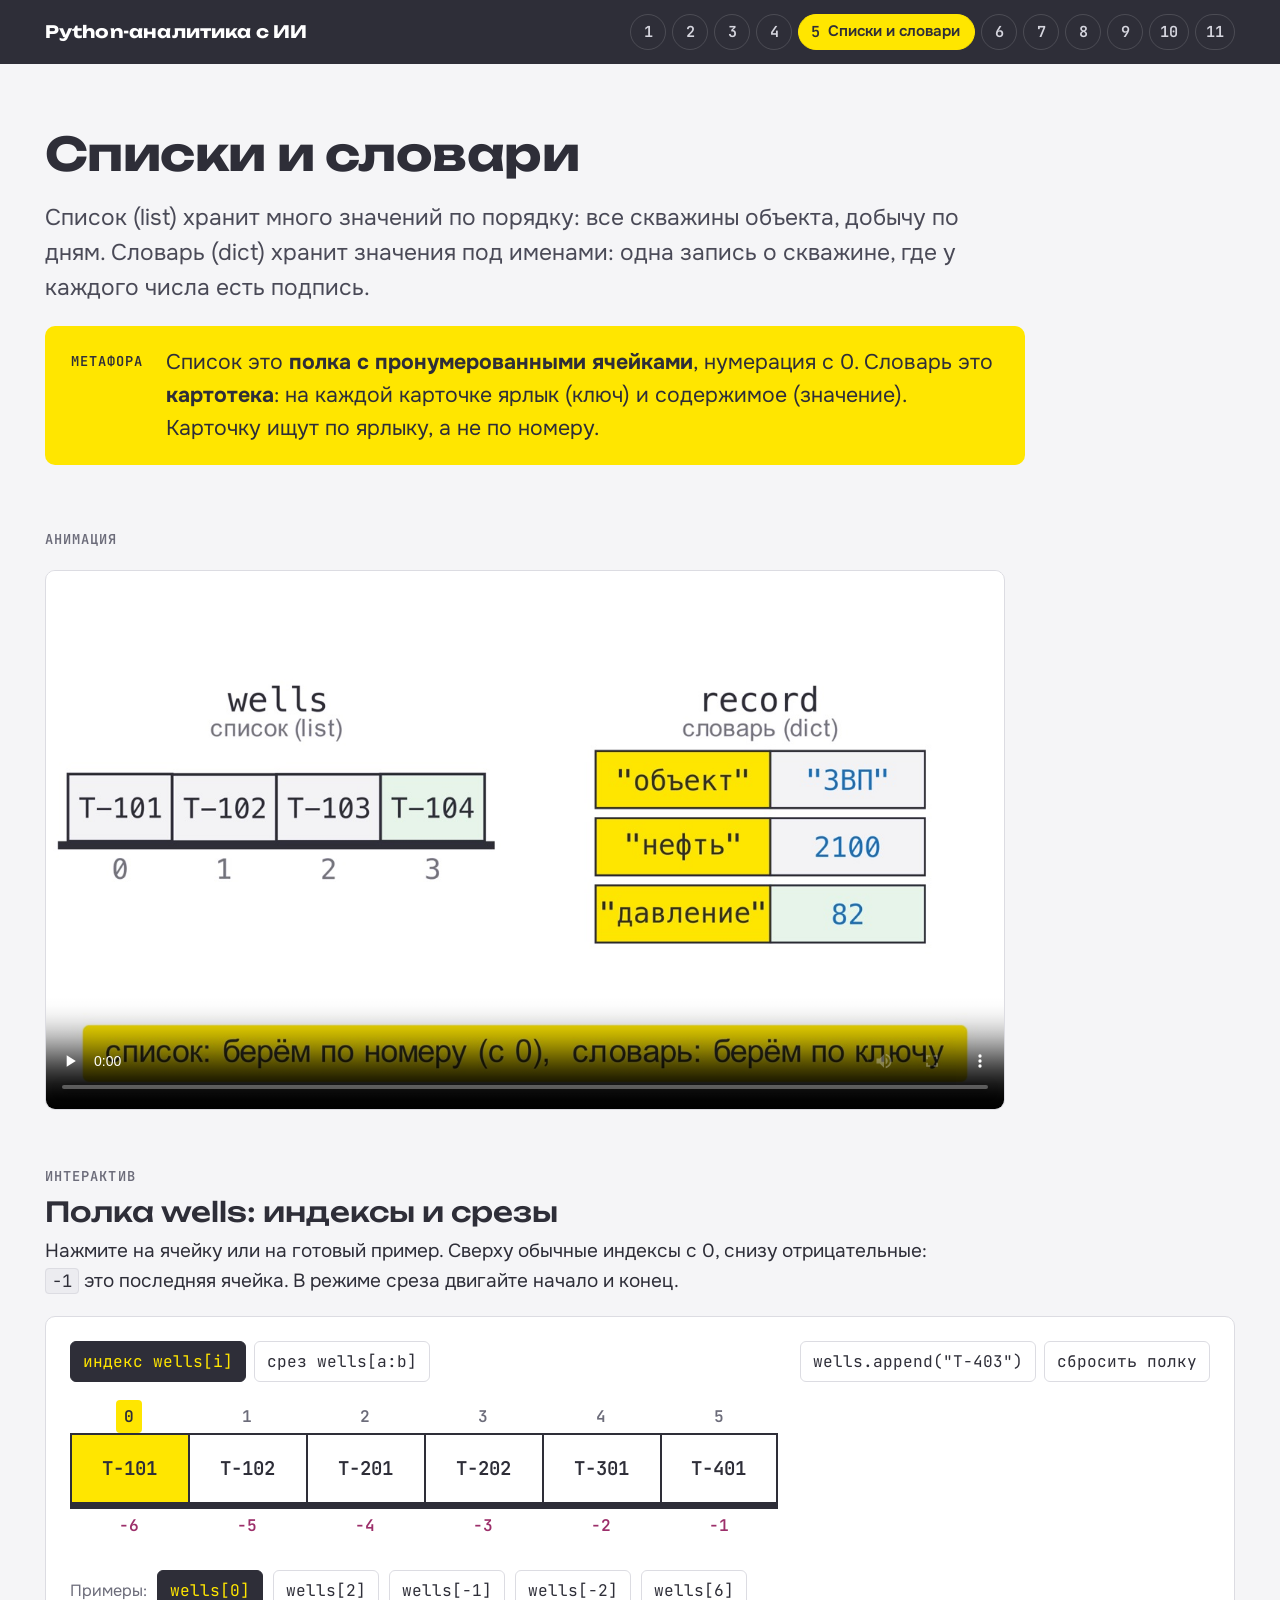
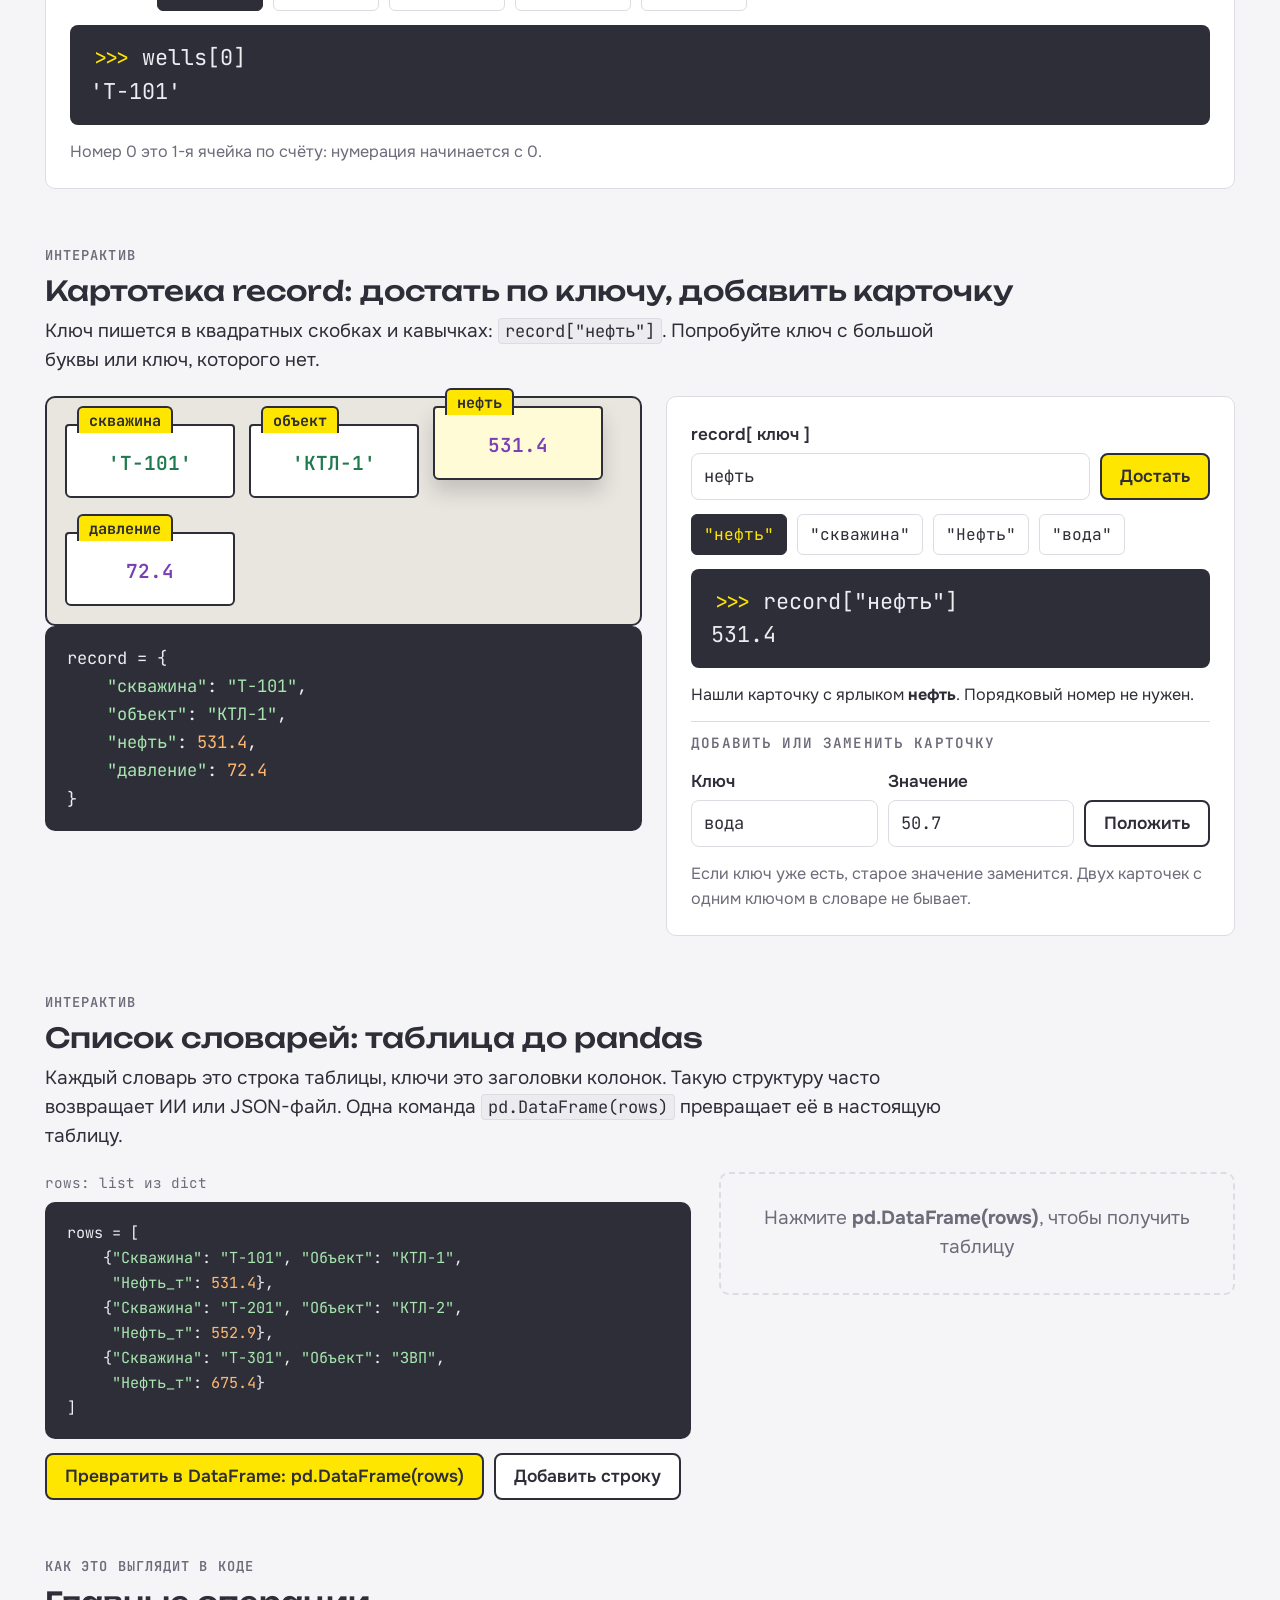
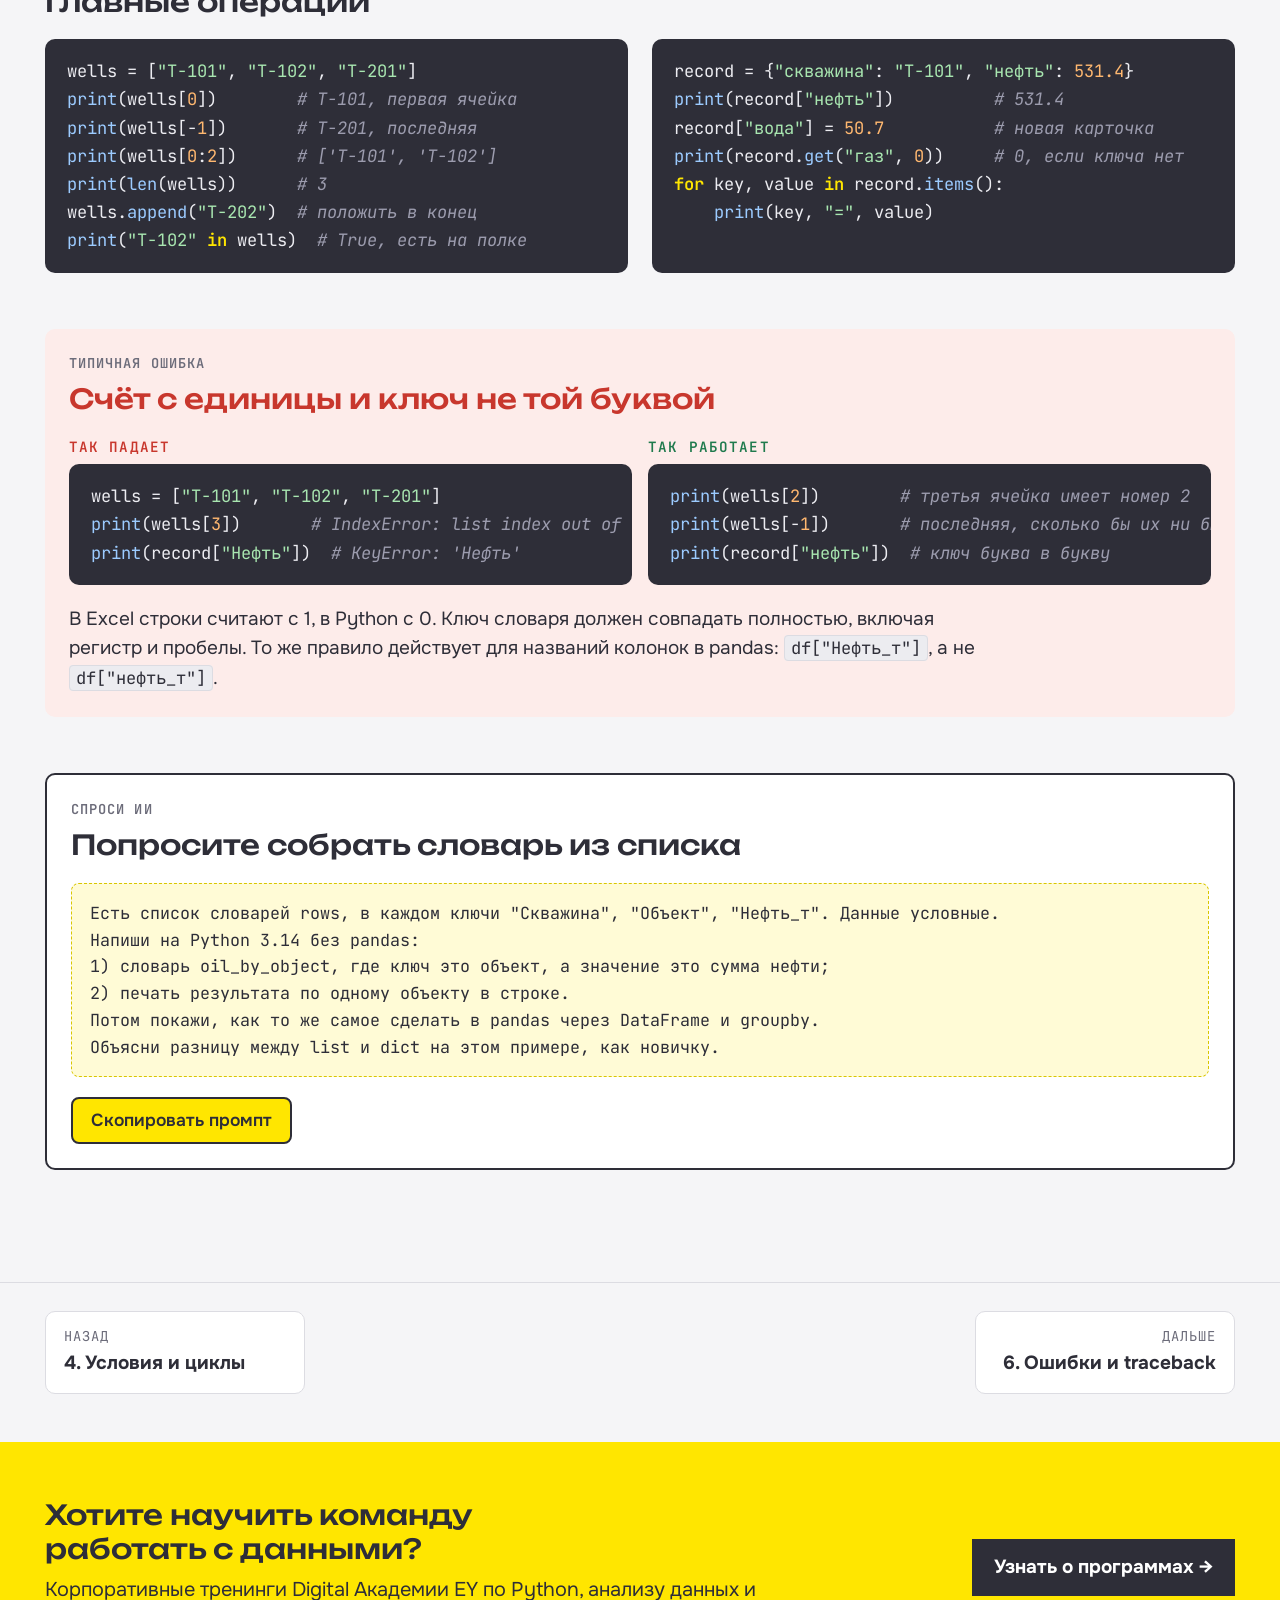
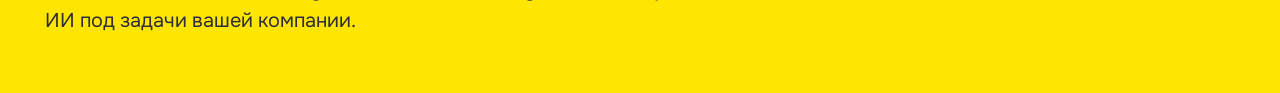
<file: 05_списки_и_словари.html>
<!doctype html>
<html lang="ru">
<head>
<meta charset="utf-8">
<meta name="viewport" content="width=device-width, initial-scale=1">
<meta name="robots" content="noindex">
<title>Списки и словари</title>
<link rel="preconnect" href="https://fonts.googleapis.com">
<link rel="preconnect" href="https://fonts.gstatic.com" crossorigin>
<link rel="stylesheet" href="https://fonts.googleapis.com/css2?family=JetBrains+Mono:wght@400;600&family=Onest:wght@400;500;600;700&family=Unbounded:wght@500;700&display=swap">
<link rel="icon" href="data:image/svg+xml,%3Csvg xmlns=%22http://www.w3.org/2000/svg%22 viewBox=%22-13 0 1195 1195%22%3E%3Cstyle%3E.l%7Bfill:%232E2E38%7D%40media %28prefers-color-scheme:dark%29%7B.l%7Bfill:%23fff%7D%7D%3C/style%3E%3Cpath fill=%22%23FFE600%22 d=%22M0 427 1168 0v220z%22/%3E%3Cpath class=%22l%22 d=%22M10 604h335l79 136H187v97h214v124H187v97h296v136H10zM401 604h195l101 192 100-192h193L784 961v233H607V961z%22/%3E%3C/svg%3E">
<link rel="stylesheet" href="style.css">
<style>
  .mode-tabs { display: flex; gap: 8px; flex-wrap: wrap; }
  .shelf-wrap { position: relative; overflow-x: auto; padding: 4px 14px 8px; margin-inline: -14px; }
  .shelf-inner { position: relative; width: max-content; }
  .cell { cursor: pointer; }
  .cell:hover .slot { background: var(--yellow-wash); }
  .cell.is-on:hover .slot { background: var(--yellow); }
  .cell.new .slot { animation: pop 0.45s ease; }
  .cuts { position: relative; height: 58px; }
  .cut { position: absolute; top: 2px; transform: translateX(-50%); font-family: var(--f-mono); font-size: 0.8rem; color: var(--muted); display: grid; justify-items: center; }
  .cut::before { content: ""; width: 2px; height: 8px; background: var(--line); margin-bottom: 2px; }
  .cut.start, .cut.stop { color: var(--ink); font-weight: 700; }
  .cut.start::before, .cut.stop::before { background: var(--red); height: 12px; width: 3px; }
  .cut .lbl { font-size: 0.68rem; font-family: var(--f-body); color: var(--red); font-weight: 600; white-space: nowrap; }
  .result-line { font-family: var(--f-mono); font-size: 1.15rem; padding: 16px 20px; border-radius: 8px; background: var(--code-bg); color: var(--code-fg); animation: rise 0.35s ease; }
  .result-line .p { color: var(--yellow); }
  .result-line .err { color: #FF9A8F; }
  @keyframes rise { from { opacity: 0; transform: translateY(6px); } to { opacity: 1; transform: none; } }
  .slice-ctrl { display: grid; grid-template-columns: minmax(0, 1fr) minmax(0, 1fr); gap: 18px; }
  .slice-ctrl output { font-family: var(--f-mono); font-weight: 700; }
  .cards { display: flex; gap: 34px 14px; flex-wrap: wrap; padding: 26px 18px 18px; background: #E9E6DF; border-radius: 10px; border: 2px solid var(--ink); min-height: 170px; align-items: flex-end; }
  .card { width: 170px; background: var(--surface); border: 2px solid var(--ink); border-radius: 4px 4px 6px 6px; position: relative; transition: transform 0.35s cubic-bezier(.2,.8,.3,1.2), background 0.3s ease, box-shadow 0.3s ease; }
  .card .key { position: absolute; top: -20px; left: 10px; font-family: var(--f-mono); font-size: 0.8rem; font-weight: 700; background: var(--yellow); border: 2px solid var(--ink); border-bottom: 0; border-radius: 6px 6px 0 0; padding: 1px 10px; }
  .card .val { padding: 22px 12px 18px; font-family: var(--f-mono); font-weight: 600; text-align: center; font-size: 1.02rem; }
  .card.pulled { transform: translateY(-18px); box-shadow: 0 12px 20px rgba(46,46,56,0.2); background: var(--yellow-wash); }
  .card.new { animation: pop 0.45s ease; }
  .card.changed .val { animation: flash 0.9s ease; }
  .key-form { display: grid; grid-template-columns: 1fr auto; gap: 10px; align-items: end; }
  .add-form { display: grid; grid-template-columns: 1fr 1fr auto; gap: 10px; align-items: end; }
  @media (max-width: 800px) { .add-form, .key-form, .slice-ctrl { grid-template-columns: minmax(0, 1fr); } }
  .df-stage { display: grid; grid-template-columns: minmax(0, 1.25fr) minmax(0, 1fr); gap: 16px 28px; align-items: start; }
  .df-stage .arrow-go { grid-column: 1 / -1; order: 3; grid-template-columns: auto auto; justify-content: start; align-items: center; gap: 16px; }
  @media (max-width: 1000px) { .df-stage { grid-template-columns: minmax(0, 1fr); } }
  .arrow-go { display: grid; justify-items: center; gap: 6px; font-family: var(--f-mono); font-size: 0.75rem; color: var(--muted); text-align: center; }
  .arrow-go svg { width: 64px; height: 28px; }
  table.df { border-collapse: collapse; font-family: var(--f-mono); font-size: 0.88rem; width: 100%; background: var(--surface); }
  table.df th, table.df td { border: 1px solid var(--line); padding: 7px 12px; text-align: left; }
  table.df th { background: #217346; color: #fff; font-weight: 600; }
  table.df td.idx, table.df th.idx { background: #F0F0F3; color: var(--muted); text-align: right; width: 44px; }
  table.df td.num { text-align: right; font-variant-numeric: tabular-nums; }
  table.df tr.new td { animation: flash 1.2s ease; }
  .dtypes { font-family: var(--f-mono); font-size: 0.82rem; color: var(--muted); margin-top: 10px; white-space: pre; }
  .df-empty { color: var(--muted); padding: 30px; text-align: center; border: 2px dashed var(--line); border-radius: 10px; }
  #rowsCode { font-size: 0.8rem; }
</style>
</head>
<body data-page="5">
<header id="site-header"></header>

<main class="wrap">
  <div class="hero">
    <h1>Списки и словари</h1>
    <p class="lead">Список (list) хранит много значений по порядку: все скважины объекта, добычу по дням. Словарь (dict) хранит значения под именами: одна запись о скважине, где у каждого числа есть подпись.</p>
    <div class="metaphor">
      <span class="m-label">Метафора</span>
      <p>Список это <b>полка с пронумерованными ячейками</b>, нумерация с 0. Словарь это <b>картотека</b>: на каждой карточке ярлык (ключ) и содержимое (значение). Карточку ищут по ярлыку, а не по номеру.</p>
    </div>
  </div>

  <section class="block anim">
    <div class="block-head"><span class="tag">Анимация</span></div>
    <figure><video controls playsinline preload="none" poster="video/06_list_dict.jpg" src="video/06_list_dict.mp4"></video></figure>
  </section>

  <section class="block" id="list">
    <div class="block-head">
      <span class="tag">Интерактив</span>
      <h2>Полка wells: индексы и срезы</h2>
      <p>Нажмите на ячейку или на готовый пример. Сверху обычные индексы с 0, снизу отрицательные: <code>-1</code> это последняя ячейка. В режиме среза двигайте начало и конец.</p>
    </div>
    <div class="panel stack">
      <div class="mode-tabs">
        <button class="chip-btn is-on" data-mode="index">индекс wells[i]</button>
        <button class="chip-btn" data-mode="slice">срез wells[a:b]</button>
        <span style="flex:1"></span>
        <button class="chip-btn" id="btnAppend">wells.append("T-403")</button>
        <button class="chip-btn" id="btnListReset">сбросить полку</button>
      </div>
      <div class="shelf-wrap"><div class="shelf-inner">
        <div class="shelf" id="shelf"></div>
        <div class="cuts" id="cuts" hidden></div>
      </div></div>
      <div id="indexCtrl" class="btn-row">
        <span class="small muted">Примеры:</span>
        <button class="chip-btn" data-i="0">wells[0]</button>
        <button class="chip-btn" data-i="2">wells[2]</button>
        <button class="chip-btn" data-i="-1">wells[-1]</button>
        <button class="chip-btn" data-i="-2">wells[-2]</button>
        <button class="chip-btn" data-i="6">wells[6]</button>
      </div>
      <div id="sliceCtrl" class="stack" hidden>
        <div class="slice-ctrl">
          <label class="field">Начало a: <output id="aOut">1</output><input type="range" id="aIn" min="0" max="6" value="1"></label>
          <label class="field">Конец b (не входит): <output id="bOut">3</output><input type="range" id="bIn" min="0" max="6" value="3"></label>
        </div>
        <div class="btn-row">
          <span class="small muted">Примеры:</span>
          <button class="chip-btn" data-s="1,3">wells[1:3]</button>
          <button class="chip-btn" data-s=",2">wells[:2]</button>
          <button class="chip-btn" data-s="3,">wells[3:]</button>
          <button class="chip-btn" data-s="-2,">wells[-2:]</button>
          <button class="chip-btn" data-s=",">wells[:]</button>
        </div>
      </div>
      <div class="result-line" id="listRes"></div>
      <p class="small muted" id="listHint"></p>
    </div>
  </section>

  <section class="block" id="dict">
    <div class="block-head">
      <span class="tag">Интерактив</span>
      <h2>Картотека record: достать по ключу, добавить карточку</h2>
      <p>Ключ пишется в квадратных скобках и кавычках: <code>record["нефть"]</code>. Попробуйте ключ с большой буквы или ключ, которого нет.</p>
    </div>
    <div class="split">
      <div class="stack">
        <div class="cards" id="cards"></div>
        <pre class="code" id="dictCode"></pre>
      </div>
      <div class="panel stack">
        <div class="key-form">
          <label class="field">record[ ключ ]<input type="text" id="keyIn" class="mono" value="нефть"></label>
          <button class="btn primary" id="btnGet">Достать</button>
        </div>
        <div class="btn-row">
          <button class="chip-btn" data-k="нефть">"нефть"</button>
          <button class="chip-btn" data-k="скважина">"скважина"</button>
          <button class="chip-btn" data-k="Нефть">"Нефть"</button>
          <button class="chip-btn" data-k="вода">"вода"</button>
        </div>
        <div class="result-line" id="dictRes"></div>
        <p class="small" id="dictHint"></p>
        <hr style="border:0;border-top:1px solid var(--line);width:100%">
        <div class="panel-title" style="margin:0">Добавить или заменить карточку</div>
        <div class="add-form">
          <label class="field">Ключ<input type="text" id="addKey" class="mono" value="вода"></label>
          <label class="field">Значение<input type="text" id="addVal" class="mono" value="50.7"></label>
          <button class="btn" id="btnAdd">Положить</button>
        </div>
        <p class="small muted">Если ключ уже есть, старое значение заменится. Двух карточек с одним ключом в словаре не бывает.</p>
      </div>
    </div>
  </section>

  <section class="block" id="table">
    <div class="block-head">
      <span class="tag">Интерактив</span>
      <h2>Список словарей: таблица до pandas</h2>
      <p>Каждый словарь это строка таблицы, ключи это заголовки колонок. Такую структуру часто возвращает ИИ или JSON-файл. Одна команда <code>pd.DataFrame(rows)</code> превращает её в настоящую таблицу.</p>
    </div>
    <div class="df-stage">
      <div class="stack">
        <div class="code-head"><span>rows: list из dict</span></div>
        <pre class="code" id="rowsCode"></pre>
        <div class="btn-row">
          <button class="btn primary" id="btnDf">Превратить в DataFrame: pd.DataFrame(rows)</button>
          <button class="btn" id="btnAddRow">Добавить строку</button>
        </div>
      </div>
      <div class="stack" id="dfSide">
        <div class="df-empty" id="dfEmpty">Нажмите <b>pd.DataFrame(rows)</b>, чтобы получить таблицу</div>
        <div id="dfView" hidden>
          <div class="code-head"><span>df в памяти, как лист Excel</span><span>df.shape = <b id="dfShape"></b></span></div>
          <div class="table-wrap"><table class="df" id="dfTable"></table></div>
          <div class="dtypes" id="dfTypes"></div>
        </div>
      </div>
    </div>
  </section>

  <section class="block">
    <div class="block-head">
      <span class="tag">Как это выглядит в коде</span>
      <h2>Главные операции</h2>
    </div>
    <div class="grid-2">
<pre data-hl>wells = ["T-101", "T-102", "T-201"]
print(wells[0])        # T-101, первая ячейка
print(wells[-1])       # T-201, последняя
print(wells[0:2])      # ['T-101', 'T-102']
print(len(wells))      # 3
wells.append("T-202")  # положить в конец
print("T-102" in wells)  # True, есть на полке</pre>
<pre data-hl>record = {"скважина": "T-101", "нефть": 531.4}
print(record["нефть"])          # 531.4
record["вода"] = 50.7           # новая карточка
print(record.get("газ", 0))     # 0, если ключа нет
for key, value in record.items():
    print(key, "=", value)</pre>
    </div>
  </section>

  <section class="block mistake">
    <div class="block-head">
      <span class="tag">Типичная ошибка</span>
      <h2>Счёт с единицы и ключ не той буквой</h2>
    </div>
    <div class="pair">
      <div><div class="bad-label">Так падает</div>
<pre data-hl>wells = ["T-101", "T-102", "T-201"]
print(wells[3])       # IndexError: list index out of range
print(record["Нефть"])  # KeyError: 'Нефть'</pre></div>
      <div><div class="good-label">Так работает</div>
<pre data-hl>print(wells[2])        # третья ячейка имеет номер 2
print(wells[-1])       # последняя, сколько бы их ни было
print(record["нефть"])  # ключ буква в букву</pre></div>
    </div>
    <p>В Excel строки считают с 1, в Python с 0. Ключ словаря должен совпадать полностью, включая регистр и пробелы. То же правило действует для названий колонок в pandas: <code>df["Нефть_т"]</code>, а не <code>df["нефть_т"]</code>.</p>
  </section>

  <section class="block ask">
    <div class="block-head">
      <span class="tag">Спроси ИИ</span>
      <h2>Попросите собрать словарь из списка</h2>
    </div>
<pre class="prompt-box" id="prompt5">Есть список словарей rows, в каждом ключи "Скважина", "Объект", "Нефть_т". Данные условные.
Напиши на Python 3.14 без pandas:
1) словарь oil_by_object, где ключ это объект, а значение это сумма нефти;
2) печать результата по одному объекту в строке.
Потом покажи, как то же самое сделать в pandas через DataFrame и groupby.
Объясни разницу между list и dict на этом примере, как новичку.</pre>
    <div class="btn-row"><button class="btn primary" data-copy="#prompt5">Скопировать промпт</button></div>
  </section>
</main>

<nav id="pager"></nav>

<script src="app.js"></script>
<script>
(function () {
  var $ = function (id) { return document.getElementById(id); };
  var py = EY.py;
  var CELL_W = 118;

  /* ---------- список ---------- */
  var BASE = ["T-101", "T-102", "T-201", "T-202", "T-301", "T-401"];
  var wells = BASE.slice(), mode = "index", sel = 0, sa = 1, sb = 3, justAdded = -1;
  var shelf = $("shelf"), cuts = $("cuts"), listRes = $("listRes"), listHint = $("listHint");
  function listRepr(arr) { return "[" + arr.map(function (w) { return "'" + w + "'"; }).join(", ") + "]"; }

  function renderShelf(on, cur) {
    var n = wells.length;
    shelf.innerHTML = wells.map(function (w, i) {
      var cls = "cell" + (on.indexOf(i) >= 0 ? " is-on" : "") + (i === justAdded ? " new" : "");
      var top = '<div class="idx' + (cur === i ? " is-on" : "") + '">' + i + "</div>";
      var bot = '<div class="idx neg' + (cur === i - n ? " is-on" : "") + '">' + (i - n) + "</div>";
      return '<div class="' + cls + '" data-cell="' + i + '">' + top + '<div class="slot">' + w + "</div>" + bot + "</div>";
    }).join("");
    justAdded = -1;
    shelf.querySelectorAll("[data-cell]").forEach(function (c) {
      c.addEventListener("click", function () { if (mode !== "index") setMode("index"); sel = +c.getAttribute("data-cell"); showIndex(); });
    });
  }
  function norm(i, n) { return i < 0 ? n + i : i; }
  function showIndex() {
    var n = wells.length, i = norm(sel, n);
    var expr = "wells[" + sel + "]";
    if (i < 0 || i >= n) {
      renderShelf([], null);
      listRes.innerHTML = '<span class="p">&gt;&gt;&gt;</span> ' + expr + '\n<span class="err">IndexError: list index out of range</span>';
      listRes.style.whiteSpace = "pre";
      listHint.textContent = "На полке " + n + " ячеек, их номера от 0 до " + (n - 1) + ". Ячейки с номером " + sel + " нет.";
    } else {
      renderShelf([i], sel);
      listRes.style.whiteSpace = "pre";
      listRes.innerHTML = '<span class="p">&gt;&gt;&gt;</span> ' + expr + "\n'" + wells[i] + "'";
      listHint.textContent = sel < 0 ? "Отрицательный индекс считает с конца: wells[-1] последняя, wells[-2] предпоследняя. Здесь " + sel + " = " + i + "." : "Номер " + i + " это " + (i + 1) + "-я ячейка по счёту: нумерация начинается с 0.";
    }
    document.querySelectorAll("[data-i]").forEach(function (b) { b.classList.toggle("is-on", +b.getAttribute("data-i") === sel); });
  }
  function showSlice(aTxt, bTxt) {
    var n = wells.length;
    var a = sa, b = sb;
    var aShow = aTxt !== undefined ? aTxt : String(a), bShow = bTxt !== undefined ? bTxt : String(b);
    var ai = Math.max(0, Math.min(n, norm(a, n))), bi = Math.max(0, Math.min(n, norm(b, n)));
    var on = []; for (var i = ai; i < bi; i++) on.push(i);
    renderShelf(on, null);
    cuts.hidden = false;
    cuts.style.width = n * CELL_W + "px";
    var html = "";
    for (var k = 0; k <= n; k++) {
      var cls = "cut" + (k === ai ? " start" : "") + (k === bi ? " stop" : "");
      var lbl = k === ai && k === bi ? "начало и конец" : k === ai ? "начало" : k === bi ? "конец" : "";
      html += '<div class="' + cls + '" style="left:' + k * CELL_W + 'px"><span>' + k + '</span><span class="lbl">' + lbl + "</span></div>";
    }
    cuts.innerHTML = html;
    listRes.style.whiteSpace = "pre";
    listRes.innerHTML = '<span class="p">&gt;&gt;&gt;</span> wells[' + aShow + ":" + bShow + "]\n" + listRepr(wells.slice(ai, bi));
    listHint.textContent = "Срез режет полку по границам между ячейками. Берём от границы " + ai + " до границы " + bi + ": ячеек " + on.length + ". Ячейка с номером конца в срез не входит. Пустое место перед двоеточием значит «с начала», после двоеточия «до конца».";
    $("aOut").textContent = aShow === "" ? "(пусто) 0" : aShow; $("bOut").textContent = bShow === "" ? "(пусто) " + n : bShow;
  }
  function setMode(m) {
    mode = m;
    document.querySelectorAll("[data-mode]").forEach(function (b) { b.classList.toggle("is-on", b.getAttribute("data-mode") === m); });
    $("indexCtrl").hidden = m !== "index"; $("sliceCtrl").hidden = m !== "slice"; cuts.hidden = m !== "slice";
    if (m === "index") showIndex(); else showSlice();
  }
  document.querySelectorAll("[data-mode]").forEach(function (b) { b.addEventListener("click", function () { setMode(b.getAttribute("data-mode")); }); });
  document.querySelectorAll("[data-i]").forEach(function (b) { b.addEventListener("click", function () { sel = +b.getAttribute("data-i"); showIndex(); }); });
  function syncRanges() { $("aIn").max = wells.length; $("bIn").max = wells.length; }
  $("aIn").addEventListener("input", function () { sa = +this.value; showSlice(); });
  $("bIn").addEventListener("input", function () { sb = +this.value; showSlice(); });
  document.querySelectorAll("[data-s]").forEach(function (b) {
    b.addEventListener("click", function () {
      var p = b.getAttribute("data-s").split(",");
      sa = p[0] === "" ? 0 : +p[0]; sb = p[1] === "" ? wells.length : +p[1];
      $("aIn").value = norm(sa, wells.length); $("bIn").value = norm(sb, wells.length);
      showSlice(p[0], p[1]);
    });
  });
  $("btnAppend").addEventListener("click", function () {
    wells.push("T-403"); justAdded = wells.length - 1; syncRanges();
    if (mode === "index") { sel = -1; showIndex(); listHint.textContent = "append положил T-403 в конец полки. Теперь len(wells) = " + wells.length + ", а wells[-1] указывает на новую ячейку."; }
    else showSlice();
  });
  $("btnListReset").addEventListener("click", function () { wells = BASE.slice(); syncRanges(); sel = 0; sa = 1; sb = 3; $("aIn").value = 1; $("bIn").value = 3; setMode(mode); });
  setMode("index");

  /* ---------- словарь ---------- */
  var record = [["скважина", S("T-101")], ["объект", S("КТЛ-1")], ["нефть", F(531.4)], ["давление", F(72.4)]];
  function S(v) { return py.S(v); } function F(v) { return py.F(v); }
  var cardsEl = $("cards"), dictCode = $("dictCode"), dictRes = $("dictRes"), dictHint = $("dictHint");
  function renderCards(pulled, fresh, changed) {
    cardsEl.innerHTML = record.map(function (kv) {
      var cls = "card" + (kv[0] === pulled ? " pulled" : "") + (kv[0] === fresh ? " new" : "") + (kv[0] === changed ? " changed" : "");
      return '<div class="' + cls + '"><span class="key">' + EY.esc(kv[0]) + '</span><div class="val t-' + kv[1].t + '">' + EY.esc(py.repr(kv[1])) + "</div></div>";
    }).join("");
    var lines = ["record = {"].concat(record.map(function (kv, i) { return '    "' + kv[0] + '": ' + py.repr(kv[1]).replace(/^'(.*)'$/, '"$1"') + (i < record.length - 1 ? "," : ""); }), ["}"]);
    EY.renderCode(dictCode, lines.join("\n"));
  }
  function find(k) { for (var i = 0; i < record.length; i++) if (record[i][0] === k) return i; return -1; }
  function getKey(k) {
    var i = find(k);
    dictRes.style.whiteSpace = "pre";
    if (i >= 0) {
      renderCards(k);
      dictRes.innerHTML = '<span class="p">&gt;&gt;&gt;</span> record["' + EY.esc(k) + '"]\n' + EY.esc(py.repr(record[i][1]));
      dictHint.innerHTML = "Нашли карточку с ярлыком <b>" + EY.esc(k) + "</b>. Порядковый номер не нужен.";
    } else {
      renderCards(null);
      dictRes.innerHTML = '<span class="p">&gt;&gt;&gt;</span> record["' + EY.esc(k) + '"]\n<span class="err">KeyError: \'' + EY.esc(k) + "'</span>";
      var near = record.filter(function (kv) { return kv[0].toLowerCase() === k.toLowerCase().trim(); })[0];
      dictHint.innerHTML = near ? "Такого ключа нет. Есть похожий: <b>" + EY.esc(near[0]) + "</b>. Регистр и пробелы важны." :
        "Такой карточки нет. Безопасный способ: <code>record.get(\"" + EY.esc(k) + "\", 0)</code> вернёт 0 вместо ошибки. Или добавьте карточку ниже.";
    }
    document.querySelectorAll("[data-k]").forEach(function (b) { b.classList.toggle("is-on", b.getAttribute("data-k") === k); });
  }
  $("btnGet").addEventListener("click", function () { getKey($("keyIn").value); });
  $("keyIn").addEventListener("keydown", function (e) { if (e.key === "Enter") getKey(this.value); });
  document.querySelectorAll("[data-k]").forEach(function (b) { b.addEventListener("click", function () { $("keyIn").value = b.getAttribute("data-k"); getKey(b.getAttribute("data-k")); }); });
  $("btnAdd").addEventListener("click", function () {
    var k = $("addKey").value.trim(); if (!k) return;
    var raw = $("addVal").value.trim(), v;
    try { v = py.evalExpr(raw); if (v.t === "tuple") throw 0; } catch (e) { v = py.S(raw); }
    var i = find(k), code = 'record["' + k + '"] = ' + (v.t === "str" ? '"' + v.v + '"' : py.repr(v));
    if (i >= 0) { var old = record[i][1]; record[i][1] = v; renderCards(null, null, k); dictHint.innerHTML = "Ключ <b>" + EY.esc(k) + "</b> уже был. Старое значение " + EY.esc(py.repr(old)) + " заменили."; }
    else { record.push([k, v]); renderCards(null, k); dictHint.innerHTML = "Добавили новую карточку <b>" + EY.esc(k) + "</b>. Теперь в словаре " + record.length + " ключей."; }
    dictRes.style.whiteSpace = "pre";
    dictRes.innerHTML = '<span class="p">&gt;&gt;&gt;</span> ' + EY.esc(code) + '\n<span class="p">&gt;&gt;&gt;</span> len(record)\n' + record.length;
  });
  renderCards(null);
  getKey("нефть");

  /* ---------- список словарей → DataFrame ---------- */
  var POOL = [
    { "Скважина": "T-101", "Объект": "КТЛ-1", "Нефть_т": 531.4 },
    { "Скважина": "T-201", "Объект": "КТЛ-2", "Нефть_т": 552.9 },
    { "Скважина": "T-301", "Объект": "ЗВП", "Нефть_т": 675.4 },
    { "Скважина": "T-401", "Объект": "ЗСГ", "Нефть_т": 409.7 },
    { "Скважина": "T-102", "Объект": "КТЛ-1", "Нефть_т": 0.0 },
    { "Скважина": "T-302", "Объект": "ЗВП", "Нефть_т": 665.8 },
    { "Скважина": "T-202", "Объект": "КТЛ-2", "Нефть_т": 442.7 }
  ];
  var rows = POOL.slice(0, 3), dfMade = false, newRow = -1;
  var COLS = ["Скважина", "Объект", "Нефть_т"];
  function fmt(v) { return typeof v === "number" ? py.repr(py.F(v)) : v; }
  function renderRows() {
    var lines = ["rows = ["].concat(rows.map(function (r, i) {
      return '    {"Скважина": "' + r["Скважина"] + '", "Объект": "' + r["Объект"] + '",\n     "Нефть_т": ' + fmt(r["Нефть_т"]) + "}" + (i < rows.length - 1 ? "," : "");
    }), ["]"]);
    EY.renderCode($("rowsCode"), lines.join("\n"), { classes: newRow >= 0 ? (function () { var c = {}; c[newRow * 2 + 1] = "active"; c[newRow * 2 + 2] = "active"; return c; })() : {} });
  }
  function renderDf() {
    if (!dfMade) return;
    $("dfEmpty").hidden = true; $("dfView").hidden = false;
    var h = '<thead><tr><th class="idx"></th>' + COLS.map(function (c) { return "<th>" + c + "</th>"; }).join("") + "</tr></thead><tbody>";
    h += rows.map(function (r, i) {
      return '<tr class="' + (i === newRow ? "new" : "") + '"><td class="idx">' + i + "</td><td>" + r["Скважина"] + "</td><td>" + r["Объект"] + '</td><td class="num">' + fmt(r["Нефть_т"]) + "</td></tr>";
    }).join("") + "</tbody>";
    $("dfTable").innerHTML = h;
    $("dfShape").textContent = "(" + rows.length + ", 3)";
    $("dfTypes").textContent = ">>> df.dtypes\nСкважина        str\nОбъект          str\nНефть_т     float64";
  }
  $("btnDf").addEventListener("click", function () {
    dfMade = true; newRow = -1; renderDf();
    var t = $("dfView"); if (t.animate) t.animate([{ opacity: 0, transform: "translateX(-24px)" }, { opacity: 1, transform: "none" }], { duration: 450, easing: "ease-out" });
  });
  $("btnAddRow").addEventListener("click", function () {
    if (rows.length >= POOL.length) { rows = POOL.slice(0, 3); newRow = -1; }
    else { rows.push(POOL[rows.length]); newRow = rows.length - 1; }
    renderRows(); renderDf();
  });
  renderRows();
})();
</script>
</body>
</html>
</file>
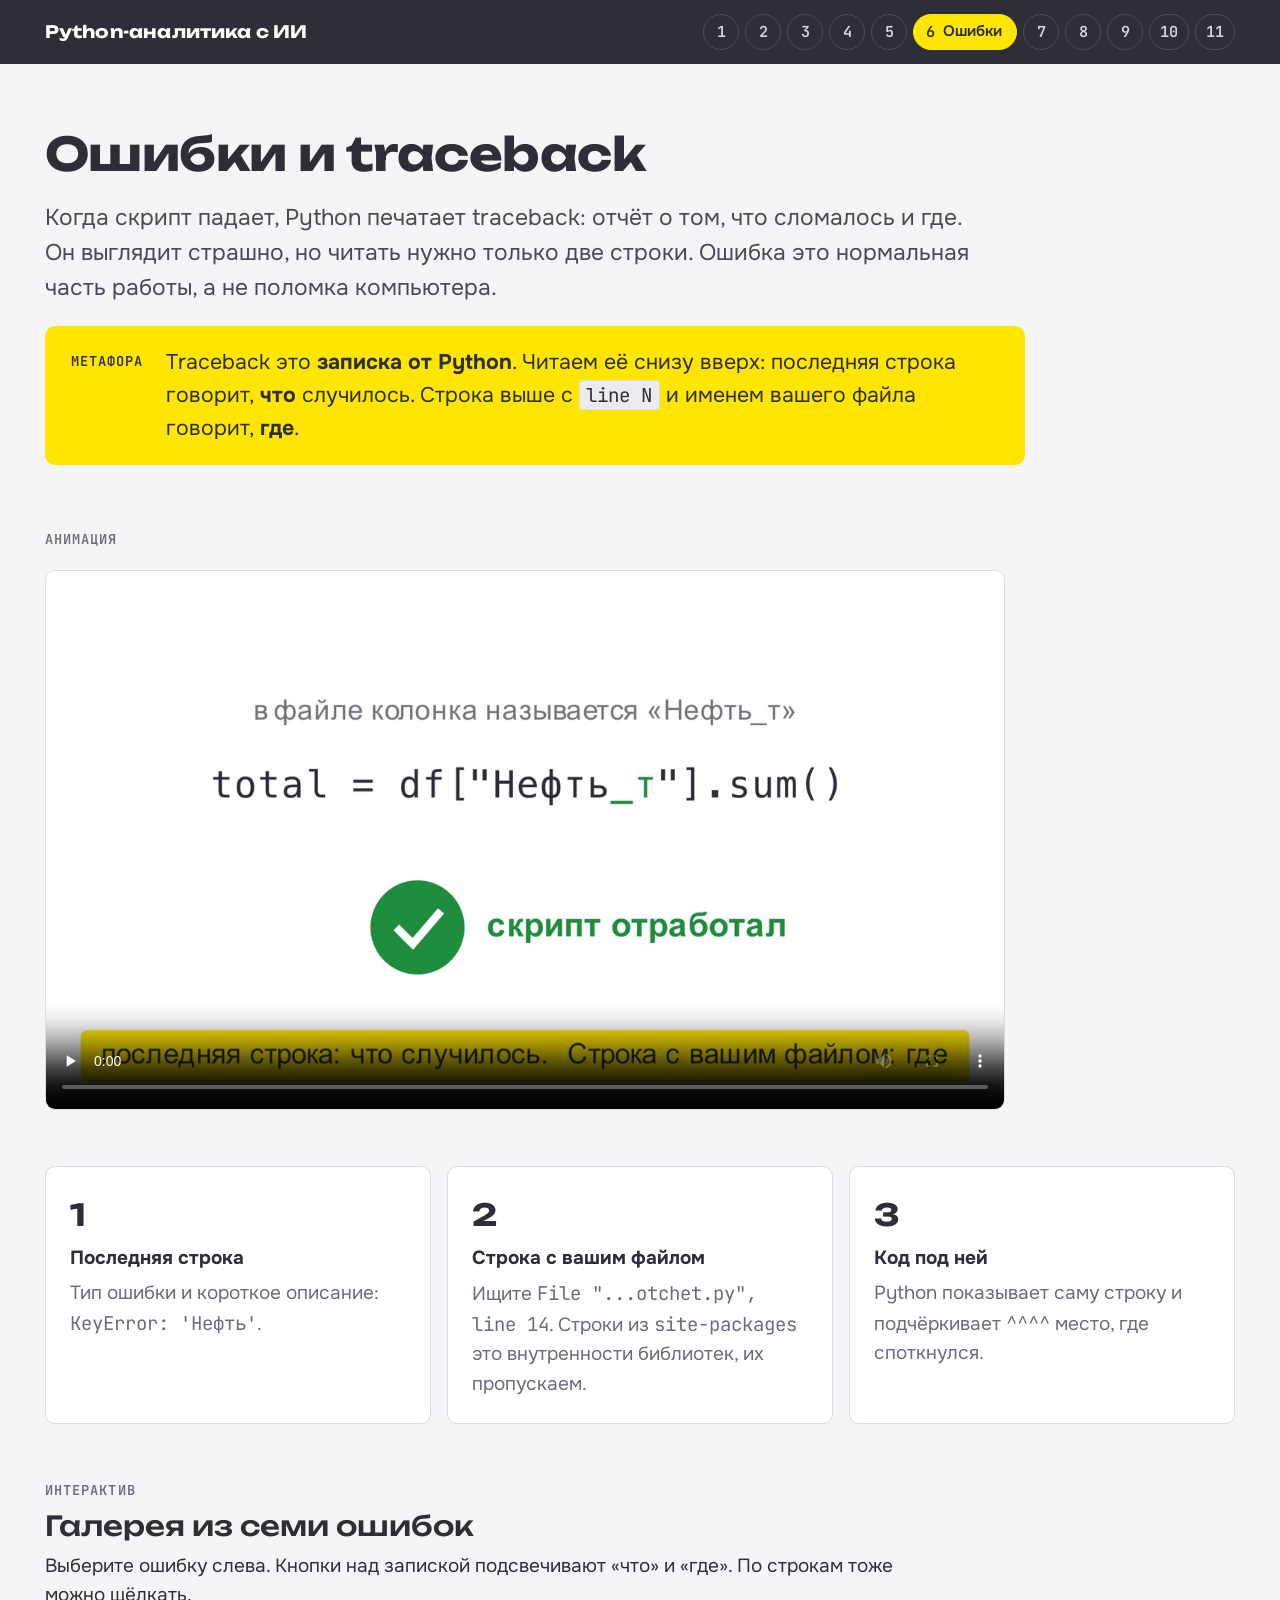
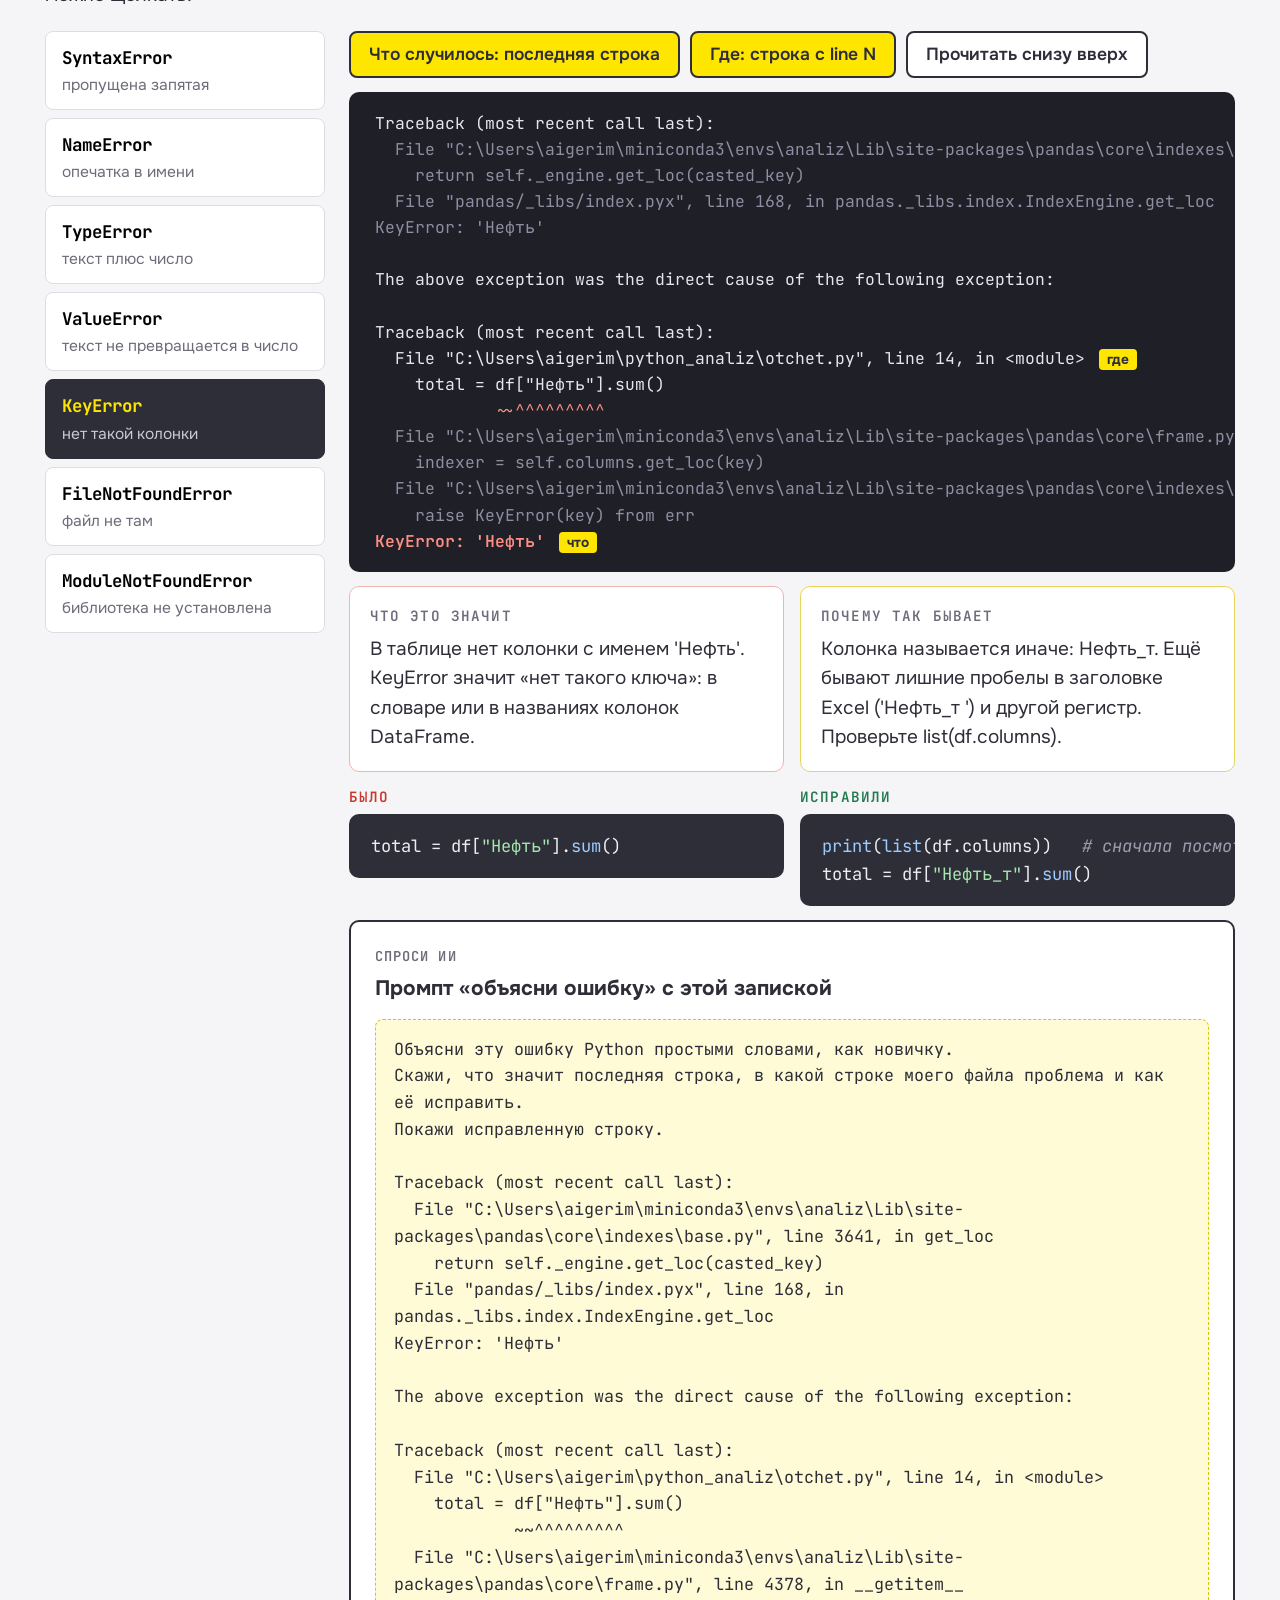
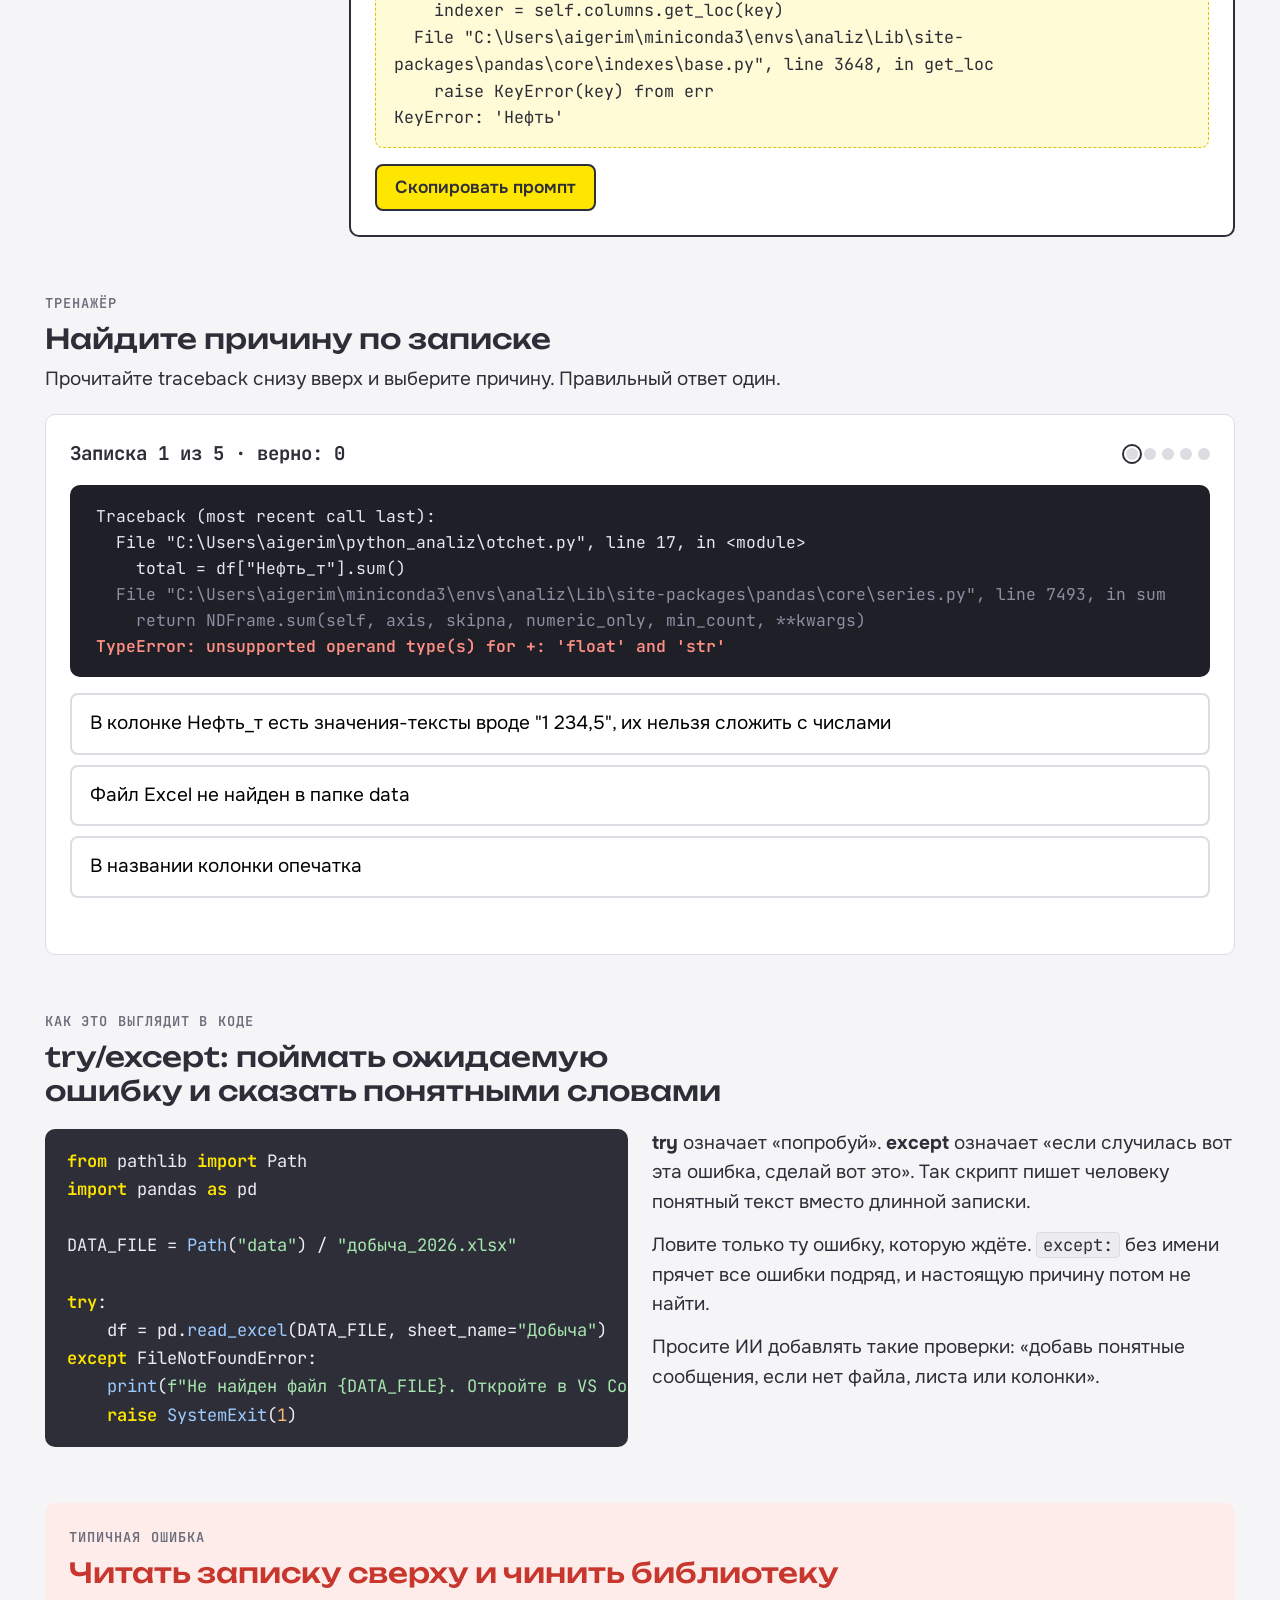
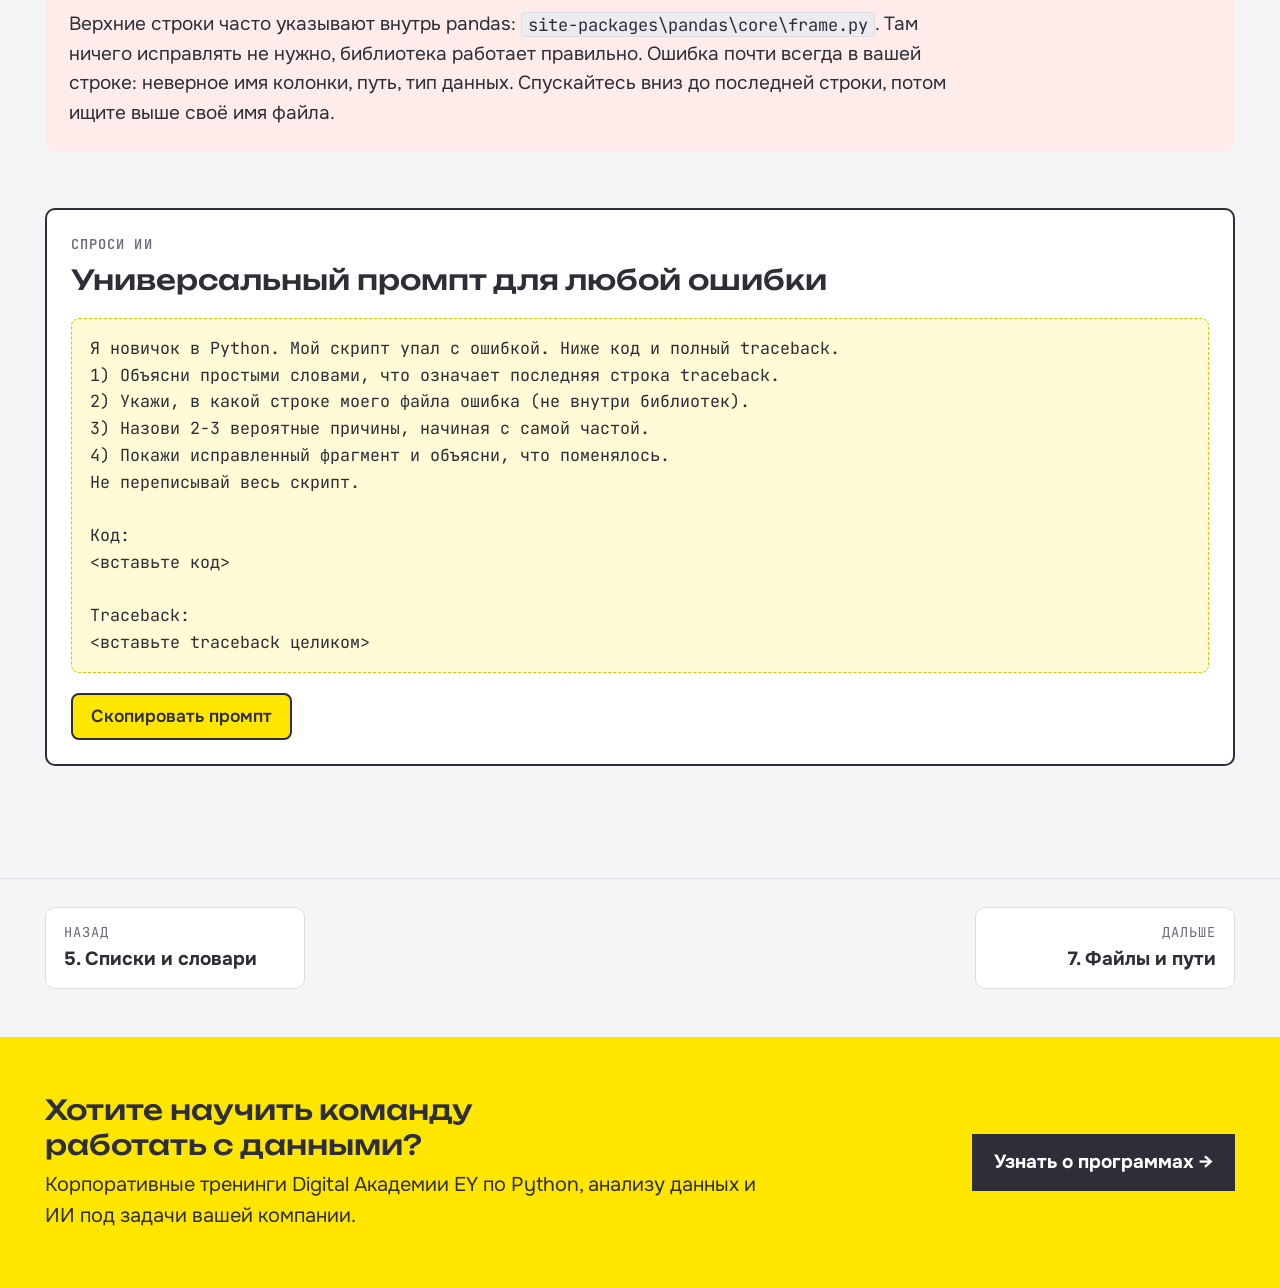
<file: 06_ошибки.html>
<!doctype html>
<html lang="ru">
<head>
<meta charset="utf-8">
<meta name="viewport" content="width=device-width, initial-scale=1">
<meta name="robots" content="noindex">
<title>Ошибки и traceback</title>
<link rel="preconnect" href="https://fonts.googleapis.com">
<link rel="preconnect" href="https://fonts.gstatic.com" crossorigin>
<link rel="stylesheet" href="https://fonts.googleapis.com/css2?family=JetBrains+Mono:wght@400;600&family=Onest:wght@400;500;600;700&family=Unbounded:wght@500;700&display=swap">
<link rel="icon" href="data:image/svg+xml,%3Csvg xmlns=%22http://www.w3.org/2000/svg%22 viewBox=%22-13 0 1195 1195%22%3E%3Cstyle%3E.l%7Bfill:%232E2E38%7D%40media %28prefers-color-scheme:dark%29%7B.l%7Bfill:%23fff%7D%7D%3C/style%3E%3Cpath fill=%22%23FFE600%22 d=%22M0 427 1168 0v220z%22/%3E%3Cpath class=%22l%22 d=%22M10 604h335l79 136H187v97h214v124H187v97h296v136H10zM401 604h195l101 192 100-192h193L784 961v233H607V961z%22/%3E%3C/svg%3E">
<link rel="stylesheet" href="style.css">
<style>
  .gallery { display: grid; grid-template-columns: 280px minmax(0, 1fr); gap: 24px; align-items: start; }
  @media (max-width: 1000px) { .gallery { grid-template-columns: minmax(0, 1fr); } }
  .err-list { display: grid; gap: 8px; position: sticky; top: 84px; }
  .err-list button { font: inherit; text-align: left; cursor: pointer; padding: 12px 16px; border-radius: 8px; border: 1.5px solid var(--line); background: var(--surface); display: grid; gap: 2px; }
  .err-list button:hover { border-color: var(--ink); }
  .err-list button.is-on { background: var(--ink); color: #fff; border-color: var(--ink); }
  .err-list .e-name { font-family: var(--f-mono); font-weight: 700; font-size: 0.92rem; }
  .err-list button.is-on .e-name { color: var(--yellow); }
  .err-list .e-sub { font-size: 0.82rem; color: var(--muted); }
  .err-list button.is-on .e-sub { color: #C9C9D4; }
  .tb { background: #1F1F27; color: #E6E6EE; border-radius: var(--r); padding: 18px 0; font-family: var(--f-mono); font-size: 0.86rem; line-height: 1.6; overflow-x: auto; }
  .tb .ln { display: block; padding: 0 22px; white-space: pre; border-left: 4px solid transparent; transition: background 0.3s ease, opacity 0.3s ease; cursor: pointer; }
  .tb .ln.lib { color: #8E8EA2; }
  .tb .ln.what-line { color: #FF8F84; font-weight: 600; }
  .tb .ln.caret { color: #FF8F84; }
  .tb.focus .ln { opacity: 0.35; }
  .tb.focus .ln.lit { opacity: 1; background: rgba(255,230,0,0.18); border-left-color: var(--yellow); }
  .tb .ln.scan { background: rgba(255,230,0,0.28); border-left-color: var(--yellow); opacity: 1; }
  .tb .tag-where, .tb .tag-what { font-family: var(--f-body); font-weight: 700; font-size: 0.72rem; margin-left: 14px; padding: 2px 8px; border-radius: 4px; background: var(--yellow); color: var(--ink); white-space: nowrap; }
  .read-btns { display: flex; gap: 10px; flex-wrap: wrap; }
  .explain-grid { display: grid; grid-template-columns: minmax(0, 1fr) minmax(0, 1fr); gap: 16px; }
  @media (max-width: 900px) { .explain-grid { grid-template-columns: minmax(0, 1fr); } }
  .explain-card { background: var(--surface); border: 1px solid var(--line); border-radius: var(--r); padding: 18px 20px; display: grid; gap: 8px; align-content: start; }
  .explain-card .panel-title { margin: 0; }
  .explain-card.what { border-color: #F0B4AE; }
  .explain-card.where { border-color: #E8D55A; }
  .quiz { display: grid; gap: 16px; }
  .quiz .opts { display: grid; gap: 10px; }
  .quiz .opt { font: inherit; text-align: left; cursor: pointer; padding: 14px 18px; border-radius: 8px; border: 2px solid var(--line); background: var(--surface); font-size: 1rem; transition: border-color 0.2s ease, background 0.2s ease; }
  .quiz .opt:hover:not([disabled]) { border-color: var(--ink); }
  .quiz .opt.right { border-color: var(--green); background: var(--green-soft); }
  .quiz .opt.wrong { border-color: var(--red); background: var(--red-soft); }
  .quiz .opt[disabled] { cursor: default; color: var(--ink); }
  .quiz-head { display: flex; justify-content: space-between; align-items: center; gap: 12px; flex-wrap: wrap; }
  .score { font-family: var(--f-mono); font-weight: 700; }
  .dots { display: flex; gap: 6px; }
  .dots span { width: 12px; height: 12px; border-radius: 50%; background: var(--line); }
  .dots span.ok { background: var(--green); } .dots span.bad { background: var(--red); } .dots span.cur { outline: 2px solid var(--ink); outline-offset: 2px; }
  .feedback { animation: rise 0.35s ease; }
  @keyframes rise { from { opacity: 0; transform: translateY(6px); } to { opacity: 1; transform: none; } }
  .steps3 { display: grid; grid-template-columns: repeat(3, 1fr); gap: 16px; }
  @media (max-width: 900px) { .steps3 { grid-template-columns: minmax(0, 1fr); } }
  .steps3 .panel { display: grid; gap: 6px; align-content: start; }
  .steps3 .big { font-family: var(--f-display); font-size: 1.6rem; font-weight: 700; }
</style>
</head>
<body data-page="6">
<header id="site-header"></header>

<main class="wrap">
  <div class="hero">
    <h1>Ошибки и traceback</h1>
    <p class="lead">Когда скрипт падает, Python печатает traceback: отчёт о том, что сломалось и где. Он выглядит страшно, но читать нужно только две строки. Ошибка это нормальная часть работы, а не поломка компьютера.</p>
    <div class="metaphor">
      <span class="m-label">Метафора</span>
      <p>Traceback это <b>записка от Python</b>. Читаем её снизу вверх: последняя строка говорит, <b>что</b> случилось. Строка выше с <code>line N</code> и именем вашего файла говорит, <b>где</b>.</p>
    </div>
  </div>

  <section class="block anim">
    <div class="block-head"><span class="tag">Анимация</span></div>
    <figure><video controls playsinline preload="none" poster="video/09_traceback.jpg" src="video/09_traceback.mp4"></video></figure>
  </section>

  <section class="block">
    <div class="steps3">
      <div class="panel"><span class="big">1</span><b>Последняя строка</b><span class="muted">Тип ошибки и короткое описание: <code>KeyError: 'Нефть'</code>.</span></div>
      <div class="panel"><span class="big">2</span><b>Строка с вашим файлом</b><span class="muted">Ищите <code>File "...otchet.py", line 14</code>. Строки из <code>site-packages</code> это внутренности библиотек, их пропускаем.</span></div>
      <div class="panel"><span class="big">3</span><b>Код под ней</b><span class="muted">Python показывает саму строку и подчёркивает <code>^^^^</code> место, где споткнулся.</span></div>
    </div>
  </section>

  <section class="block" id="gallery">
    <div class="block-head">
      <span class="tag">Интерактив</span>
      <h2>Галерея из семи ошибок</h2>
      <p>Выберите ошибку слева. Кнопки над запиской подсвечивают «что» и «где». По строкам тоже можно щёлкать.</p>
    </div>
    <div class="gallery">
      <div class="err-list" id="errList"></div>
      <div class="stack">
        <div class="read-btns">
          <button class="btn primary" id="btnWhat">Что случилось: последняя строка</button>
          <button class="btn primary" id="btnWhere">Где: строка с line N</button>
          <button class="btn" id="btnScan">Прочитать снизу вверх</button>
        </div>
        <div class="tb" id="tb"></div>
        <div class="explain-grid">
          <div class="explain-card what"><div class="panel-title">Что это значит</div><div id="eWhat"></div></div>
          <div class="explain-card where"><div class="panel-title">Почему так бывает</div><div id="eWhy"></div></div>
        </div>
        <div class="pair">
          <div><div class="bad-label">Было</div><pre class="code" id="eBad"></pre></div>
          <div><div class="good-label">Исправили</div><pre class="code" id="eGood"></pre></div>
        </div>
        <div class="ask">
          <div class="block-head"><span class="tag">Спроси ИИ</span><h3>Промпт «объясни ошибку» с этой запиской</h3></div>
          <pre class="prompt-box" id="ePrompt"></pre>
          <div class="btn-row"><button class="btn primary" data-copy="#ePrompt">Скопировать промпт</button></div>
        </div>
      </div>
    </div>
  </section>

  <section class="block" id="quiz">
    <div class="block-head">
      <span class="tag">Тренажёр</span>
      <h2>Найдите причину по записке</h2>
      <p>Прочитайте traceback снизу вверх и выберите причину. Правильный ответ один.</p>
    </div>
    <div class="panel quiz">
      <div class="quiz-head"><span class="score" id="qScore"></span><div class="dots" id="qDots"></div></div>
      <div class="tb" id="qTb"></div>
      <div class="opts" id="qOpts"></div>
      <div id="qFeedback"></div>
      <div class="btn-row"><button class="btn dark" id="qNext" hidden>Следующая записка</button></div>
    </div>
  </section>

  <section class="block">
    <div class="block-head">
      <span class="tag">Как это выглядит в коде</span>
      <h2>try/except: поймать ожидаемую ошибку и сказать понятными словами</h2>
    </div>
    <div class="grid-2">
<pre data-hl>from pathlib import Path
import pandas as pd

DATA_FILE = Path("data") / "добыча_2026.xlsx"

try:
    df = pd.read_excel(DATA_FILE, sheet_name="Добыча")
except FileNotFoundError:
    print(f"Не найден файл {DATA_FILE}. Откройте в VS Code папку проекта.")
    raise SystemExit(1)</pre>
      <div class="stack">
        <p><b>try</b> означает «попробуй». <b>except</b> означает «если случилась вот эта ошибка, сделай вот это». Так скрипт пишет человеку понятный текст вместо длинной записки.</p>
        <p>Ловите только ту ошибку, которую ждёте. <code>except:</code> без имени прячет все ошибки подряд, и настоящую причину потом не найти.</p>
        <p>Просите ИИ добавлять такие проверки: «добавь понятные сообщения, если нет файла, листа или колонки».</p>
      </div>
    </div>
  </section>

  <section class="block mistake">
    <div class="block-head">
      <span class="tag">Типичная ошибка</span>
      <h2>Читать записку сверху и чинить библиотеку</h2>
    </div>
    <p>Верхние строки часто указывают внутрь pandas: <code>site-packages\pandas\core\frame.py</code>. Там ничего исправлять не нужно, библиотека работает правильно. Ошибка почти всегда в вашей строке: неверное имя колонки, путь, тип данных. Спускайтесь вниз до последней строки, потом ищите выше своё имя файла.</p>
  </section>

  <section class="block ask">
    <div class="block-head">
      <span class="tag">Спроси ИИ</span>
      <h2>Универсальный промпт для любой ошибки</h2>
    </div>
<pre class="prompt-box" id="promptAny">Я новичок в Python. Мой скрипт упал с ошибкой. Ниже код и полный traceback.
1) Объясни простыми словами, что означает последняя строка traceback.
2) Укажи, в какой строке моего файла ошибка (не внутри библиотек).
3) Назови 2-3 вероятные причины, начиная с самой частой.
4) Покажи исправленный фрагмент и объясни, что поменялось.
Не переписывай весь скрипт.

Код:
&lt;вставьте код&gt;

Traceback:
&lt;вставьте traceback целиком&gt;</pre>
    <div class="btn-row"><button class="btn primary" data-copy="#promptAny">Скопировать промпт</button></div>
  </section>
</main>

<nav id="pager"></nav>

<script src="app.js"></script>
<script>
(function () {
  var $ = function (id) { return document.getElementById(id); };
  var U = 'C:\\Users\\aigerim\\python_analiz\\otchet.py';
  var L = 'C:\\Users\\aigerim\\miniconda3\\envs\\analiz\\Lib\\site-packages\\pandas';
  /* роли строк: w = где (File с вашим файлом), c = код, k = подчёркивание, x = что, l = библиотека */
  var ERRORS = [
    { name: "SyntaxError", sub: "пропущена запятая",
      tb: [["  File \"" + U + "\", line 5", "w"], ["    print(\"Добыча за день:\" oil)", "c"], ["          ^^^^^^^^^^^^^^^^^^^^^", "k"], ["SyntaxError: invalid syntax. Perhaps you forgot a comma?", "x"]],
      what: "Python не смог прочитать запись. Скрипт даже не начал работать: SyntaxError проверяется до запуска. Подсказка в конце прямо говорит: «может, забыли запятую?».",
      why: "Пропущена запятая, скобка или кавычка. Часто бывает после ручной правки кода от ИИ. Обратите внимание: у SyntaxError нет строки «Traceback», сразу идёт место.",
      bad: 'print("Добыча за день:" oil)', good: 'print("Добыча за день:", oil)' },
    { name: "NameError", sub: "опечатка в имени",
      tb: [["Traceback (most recent call last):", ""], ["  File \"" + U + "\", line 8, in <module>", "w"], ["    print(oil_totl)", "c"], ["          ^^^^^^^^", "k"], ["NameError: name 'oil_totl' is not defined. Did you mean: 'oil_total'?", "x"]],
      what: "Python не нашёл переменную с именем oil_totl. Он сам предлагает похожее имя: oil_total.",
      why: "Опечатка, другой регистр букв, переменная создаётся ниже по коду или в ячейке Jupyter, которую вы не запустили.",
      bad: "oil_total = 1720\nprint(oil_totl)", good: "oil_total = 1720\nprint(oil_total)" },
    { name: "TypeError", sub: "текст плюс число",
      tb: [["Traceback (most recent call last):", ""], ["  File \"" + U + "\", line 11, in <module>", "w"], ["    message = \"Итого нефти: \" + total", "c"], ["              ~~~~~~~~~~~~~~~~^~~~~~~", "k"], ["TypeError: can only concatenate str (not \"float\") to str", "x"]],
      what: "Операция не подходит для этих типов. Текст можно склеить только с текстом, а total это число float.",
      why: "Смешали типы: текст и число, None и число. В pandas то же бывает, когда колонка с числами прочиталась как текст.",
      bad: 'message = "Итого нефти: " + total', good: 'message = f"Итого нефти: {total}"' },
    { name: "ValueError", sub: "текст не превращается в число",
      tb: [["Traceback (most recent call last):", ""], ["  File \"" + U + "\", line 6, in <module>", "w"], ["    oil = float(\"1 234,5\")", "c"], ["ValueError: could not convert string to float: '1 234,5'", "x"]],
      what: "Тип правильный (текст), но значение не подходит: float не понимает пробел внутри числа и запятую.",
      why: "Числа из Excel записаны по-русски: с пробелом между разрядами и запятой. Для Python разделитель дробной части только точка.",
      bad: 'oil = float("1 234,5")', good: 'text = "1 234,5"\noil = float(text.replace(" ", "").replace(",", "."))' },
    { name: "KeyError", sub: "нет такой колонки",
      tb: [["Traceback (most recent call last):", ""], ["  File \"" + L + "\\core\\indexes\\base.py\", line 3641, in get_loc", "l"], ["    return self._engine.get_loc(casted_key)", "l"], ["  File \"pandas/_libs/index.pyx\", line 168, in pandas._libs.index.IndexEngine.get_loc", "l"], ["KeyError: 'Нефть'", "l"], ["", ""], ["The above exception was the direct cause of the following exception:", ""], ["", ""], ["Traceback (most recent call last):", ""], ["  File \"" + U + "\", line 14, in <module>", "w"], ["    total = df[\"Нефть\"].sum()", "c"], ["            ~~^^^^^^^^^", "k"], ["  File \"" + L + "\\core\\frame.py\", line 4378, in __getitem__", "l"], ["    indexer = self.columns.get_loc(key)", "l"], ["  File \"" + L + "\\core\\indexes\\base.py\", line 3648, in get_loc", "l"], ["    raise KeyError(key) from err", "l"], ["KeyError: 'Нефть'", "x"]],
      what: "В таблице нет колонки с именем 'Нефть'. KeyError значит «нет такого ключа»: в словаре или в названиях колонок DataFrame.",
      why: "Колонка называется иначе: Нефть_т. Ещё бывают лишние пробелы в заголовке Excel ('Нефть_т ') и другой регистр. Проверьте list(df.columns).",
      bad: 'total = df["Нефть"].sum()', good: 'print(list(df.columns))   # сначала посмотреть имена\ntotal = df["Нефть_т"].sum()' },
    { name: "FileNotFoundError", sub: "файл не там",
      tb: [["Traceback (most recent call last):", ""], ["  File \"" + U + "\", line 2, in <module>", "w"], ["    df = pd.read_excel(\"добыча_2026.xlsx\")", "c"], ["         ~~~~~~~~~~~~~^^^^^^^^^^^^^^^^^^^^", "k"], ["  File \"" + L + "\\io\\excel\\_base.py\", line 481, in read_excel", "l"], ["    io = ExcelFile(", "l"], ["  File \"" + L + "\\io\\common.py\", line 939, in get_handle", "l"], ["    handle = open(handle, ioargs.mode)", "l"], ["FileNotFoundError: [Errno 2] No such file or directory: 'добыча_2026.xlsx'", "x"]],
      what: "Python искал файл добыча_2026.xlsx в текущей папке и не нашёл. Путь относительный, он считается от папки, из которой запустили скрипт.",
      why: "Файл лежит в data/, а в коде путь без папки. Или терминал открыт не в папке проекта. Или опечатка в имени, включая расширение .xlsx против .xls.",
      bad: 'df = pd.read_excel("добыча_2026.xlsx")', good: 'from pathlib import Path\ndf = pd.read_excel(Path("data") / "добыча_2026.xlsx")' },
    { name: "ModuleNotFoundError", sub: "библиотека не установлена",
      tb: [["Traceback (most recent call last):", ""], ["  File \"" + U + "\", line 1, in <module>", "w"], ["    import pandas as pd", "c"], ["ModuleNotFoundError: No module named 'pandas'", "x"]],
      what: "В текущем окружении Python нет библиотеки pandas. Код правильный, не хватает ящика с инструментами.",
      why: "Библиотеку не установили или VS Code запускает другой Python, не окружение analiz. Внизу окна VS Code посмотрите, какой интерпретатор выбран.",
      bad: "import pandas as pd", good: "# в терминале, в нужном окружении:\n# conda activate analiz\n# conda install pandas\nimport pandas as pd" }
  ];

  var cur = 0, tb = $("tb");
  function tbHtml(lines, tags) {
    return lines.map(function (l, i) {
      var role = l[1], cls = "ln" + (role === "l" ? " lib" : "") + (role === "x" ? " what-line" : "") + (role === "k" ? " caret" : "");
      var tag = "";
      if (tags && role === "x") tag = '<span class="tag-what">что</span>';
      if (tags && role === "w") tag = '<span class="tag-where">где</span>';
      return '<span class="' + cls + '" data-role="' + role + '" data-i="' + i + '">' + EY.esc(l[0] || " ") + tag + "</span>";
    }).join("");
  }
  function focus(el, roles) {
    el.classList.add("focus");
    el.querySelectorAll(".ln").forEach(function (l) { l.classList.toggle("lit", roles.indexOf(l.getAttribute("data-role")) >= 0); });
  }
  function show(i) {
    cur = i;
    var e = ERRORS[i];
    document.querySelectorAll("#errList button").forEach(function (b, k) { b.classList.toggle("is-on", k === i); });
    tb.classList.remove("focus");
    tb.innerHTML = tbHtml(e.tb, true);
    tb.querySelectorAll(".ln").forEach(function (l) {
      l.addEventListener("click", function () {
        var r = l.getAttribute("data-role");
        if (r === "x") focus(tb, ["x"]); else if (r === "w" || r === "c" || r === "k") focus(tb, ["w", "c", "k"]); else tb.classList.remove("focus");
      });
    });
    $("eWhat").textContent = e.what; $("eWhy").textContent = e.why;
    EY.renderCode($("eBad"), e.bad); EY.renderCode($("eGood"), e.good);
    $("ePrompt").textContent = "Объясни эту ошибку Python простыми словами, как новичку.\nСкажи, что значит последняя строка, в какой строке моего файла проблема и как её исправить.\nПокажи исправленную строку.\n\n" + e.tb.map(function (l) { return l[0]; }).join("\n");
  }
  $("errList").innerHTML = ERRORS.map(function (e, i) { return '<button data-e="' + i + '"><span class="e-name">' + e.name + '</span><span class="e-sub">' + e.sub + "</span></button>"; }).join("");
  document.querySelectorAll("#errList button").forEach(function (b) { b.addEventListener("click", function () { show(+b.getAttribute("data-e")); }); });
  $("btnWhat").addEventListener("click", function () { focus(tb, ["x"]); });
  $("btnWhere").addEventListener("click", function () { focus(tb, ["w", "c", "k"]); });
  var scanning = null;
  $("btnScan").addEventListener("click", function () {
    if (scanning) clearInterval(scanning);
    tb.classList.remove("focus");
    var ls = Array.prototype.slice.call(tb.querySelectorAll(".ln"));
    var k = ls.length - 1;
    scanning = setInterval(function () {
      ls.forEach(function (l) { l.classList.remove("scan"); });
      if (k < 0) { clearInterval(scanning); scanning = null; focus(tb, ["x", "w", "c", "k"]); return; }
      ls[k].classList.add("scan");
      var role = ls[k].getAttribute("data-role");
      k--;
      if (role === "w") { clearInterval(scanning); scanning = null; setTimeout(function () { ls.forEach(function (l) { l.classList.remove("scan"); }); focus(tb, ["x", "w", "c", "k"]); }, 500); }
    }, 380);
  });
  show(4);

  /* тренажёр */
  var Q = [
    { tb: [["Traceback (most recent call last):", ""], ["  File \"" + U + "\", line 17, in <module>", "w"], ["    total = df[\"Нефть_т\"].sum()", "c"], ["  File \"" + L + "\\core\\series.py\", line 7493, in sum", "l"], ["    return NDFrame.sum(self, axis, skipna, numeric_only, min_count, **kwargs)", "l"], ["TypeError: unsupported operand type(s) for +: 'float' and 'str'", "x"]],
      opts: ["В колонке Нефть_т есть значения-тексты вроде \"1 234,5\", их нельзя сложить с числами", "Файл Excel не найден в папке data", "В названии колонки опечатка"], right: 0,
      why: "Последняя строка: нельзя сложить float и str. Значит, в колонке рядом лежат числа и текст. Путь и имя колонки в порядке, иначе была бы другая ошибка (FileNotFoundError или KeyError). Лечится через pd.to_numeric." },
    { tb: [["Traceback (most recent call last):", ""], ["  File \"" + U + "\", line 21, in <module>", "w"], ["    by_date = df.groupby(\"Дата\")[\"Нефть_т\"].sum()", "c"], ["  File \"" + L + "\\core\\groupby\\grouper.py\", line 901, in get_grouper", "l"], ["    raise KeyError(gpr)", "l"], ["KeyError: 'Дата'", "x"]],
      opts: ["Не установлена библиотека pandas", "В файле колонка называется иначе, например 'Дата ' с пробелом в конце", "В колонке Дата есть пропуски"], right: 1,
      why: "KeyError с именем колонки значит, что такой колонки нет. Самые частые причины: лишний пробел в заголовке Excel или другое написание. Проверка: print(list(df.columns)). Лечение: df.columns = df.columns.str.strip()." },
    { tb: [["Traceback (most recent call last):", ""], ["  File \"" + U + "\", line 40, in <module>", "w"], ["    summary.to_excel(\"результаты/отчёт_добыча_2026.xlsx\")", "c"], ["  File \"" + L + "\\io\\excel\\_openpyxl.py\", line 56, in __init__", "l"], ["    from openpyxl.workbook import Workbook", "l"], ["ImportError: `Import openpyxl` failed.  Use pip or conda to install the openpyxl package.", "x"]],
      opts: ["Файл отчёта открыт в Excel", "Папка результаты не существует", "В окружении нет библиотеки openpyxl, которую pandas использует для xlsx"], right: 2,
      why: "Последняя строка прямо говорит: импорт openpyxl не удался, установите пакет. pandas сам не пишет xlsx, он просит openpyxl. Решение: conda install openpyxl или pip install openpyxl в активном окружении. Открытый в Excel файл дал бы PermissionError." },
    { tb: [["Traceback (most recent call last):", ""], ["  File \"" + U + "\", line 9, in <module>", "w"], ["    df = pd.read_excel(Path(\"data\") / \"добыча_2026.xlsx\")", "c"], ["  File \"" + L + "\\io\\common.py\", line 939, in get_handle", "l"], ["    handle = open(handle, ioargs.mode)", "l"], ["FileNotFoundError: [Errno 2] No such file or directory: 'data\\\\добыча_2026.xlsx'", "x"]],
      opts: ["Терминал запущен не из папки проекта, поэтому относительный путь data/... не находится", "В файле нет листа Добыча", "pandas не умеет читать xlsx"], right: 0,
      why: "Путь в коде правильный, а файл не найден. Значит, Python ищет data\\ не в той папке. Относительный путь считается от текущей папки терминала. Откройте в VS Code папку проекта целиком (File, Open Folder) или перейдите в неё командой cd. Неверный лист дал бы ValueError: Worksheet named ... not found." },
    { tb: [["Traceback (most recent call last):", ""], ["  File \"" + U + "\", line 5, in <module>", "w"], ["    shifts = int(input(\"Сколько смен? \"))", "c"], ["             ~~~^^^^^^^^^^^^^^^^^^^^^^^^", "k"], ["ValueError: invalid literal for int() with base 10: ''", "x"]],
      opts: ["Переменная shifts не создана", "Пользователь нажал Enter, ничего не введя, и пустой текст не превращается в число", "Нужно установить библиотеку input"], right: 1,
      why: "В кавычках в конце пусто: ''. int() получил пустую строку. Такое бывает, если просто нажать Enter. В скрипте для отчёта лучше не спрашивать через input, а брать значения из настроек вверху файла." }
  ];
  var qi = 0, answers = [];
  function qRender() {
    var q = Q[qi];
    $("qTb").innerHTML = tbHtml(q.tb, false);
    $("qOpts").innerHTML = q.opts.map(function (o, k) { return '<button class="opt" data-o="' + k + '">' + EY.esc(o) + "</button>"; }).join("");
    $("qFeedback").innerHTML = ""; $("qNext").hidden = true;
    var right = answers.filter(function (a) { return a; }).length;
    $("qScore").textContent = "Записка " + (qi + 1) + " из " + Q.length + " · верно: " + right;
    $("qDots").innerHTML = Q.map(function (_, k) { return '<span class="' + (answers[k] === true ? "ok" : answers[k] === false ? "bad" : "") + (k === qi ? " cur" : "") + '"></span>'; }).join("");
    $("qOpts").querySelectorAll(".opt").forEach(function (b) {
      b.addEventListener("click", function () {
        var k = +b.getAttribute("data-o"), ok = k === q.right;
        answers[qi] = ok;
        $("qOpts").querySelectorAll(".opt").forEach(function (x, j) { x.disabled = true; if (j === q.right) x.classList.add("right"); else if (j === k) x.classList.add("wrong"); });
        focus($("qTb"), ["x", "w", "c", "k"]);
        $("qFeedback").innerHTML = '<div class="feedback ' + (ok ? "ok-box" : "err-box") + '"><b>' + (ok ? "Верно." : "Не совсем.") + "</b> " + EY.esc(q.why) + "</div>";
        $("qNext").hidden = false;
        $("qNext").textContent = qi < Q.length - 1 ? "Следующая записка" : "Пройти заново";
        var r2 = answers.filter(function (a) { return a; }).length;
        $("qScore").textContent = "Записка " + (qi + 1) + " из " + Q.length + " · верно: " + r2;
        $("qDots").innerHTML = Q.map(function (_, j) { return '<span class="' + (answers[j] === true ? "ok" : answers[j] === false ? "bad" : "") + (j === qi ? " cur" : "") + '"></span>'; }).join("");
      });
    });
  }
  $("qNext").addEventListener("click", function () {
    if (qi < Q.length - 1) qi++; else { qi = 0; answers = []; }
    qRender();
  });
  qRender();
})();
</script>
</body>
</html>
</file>
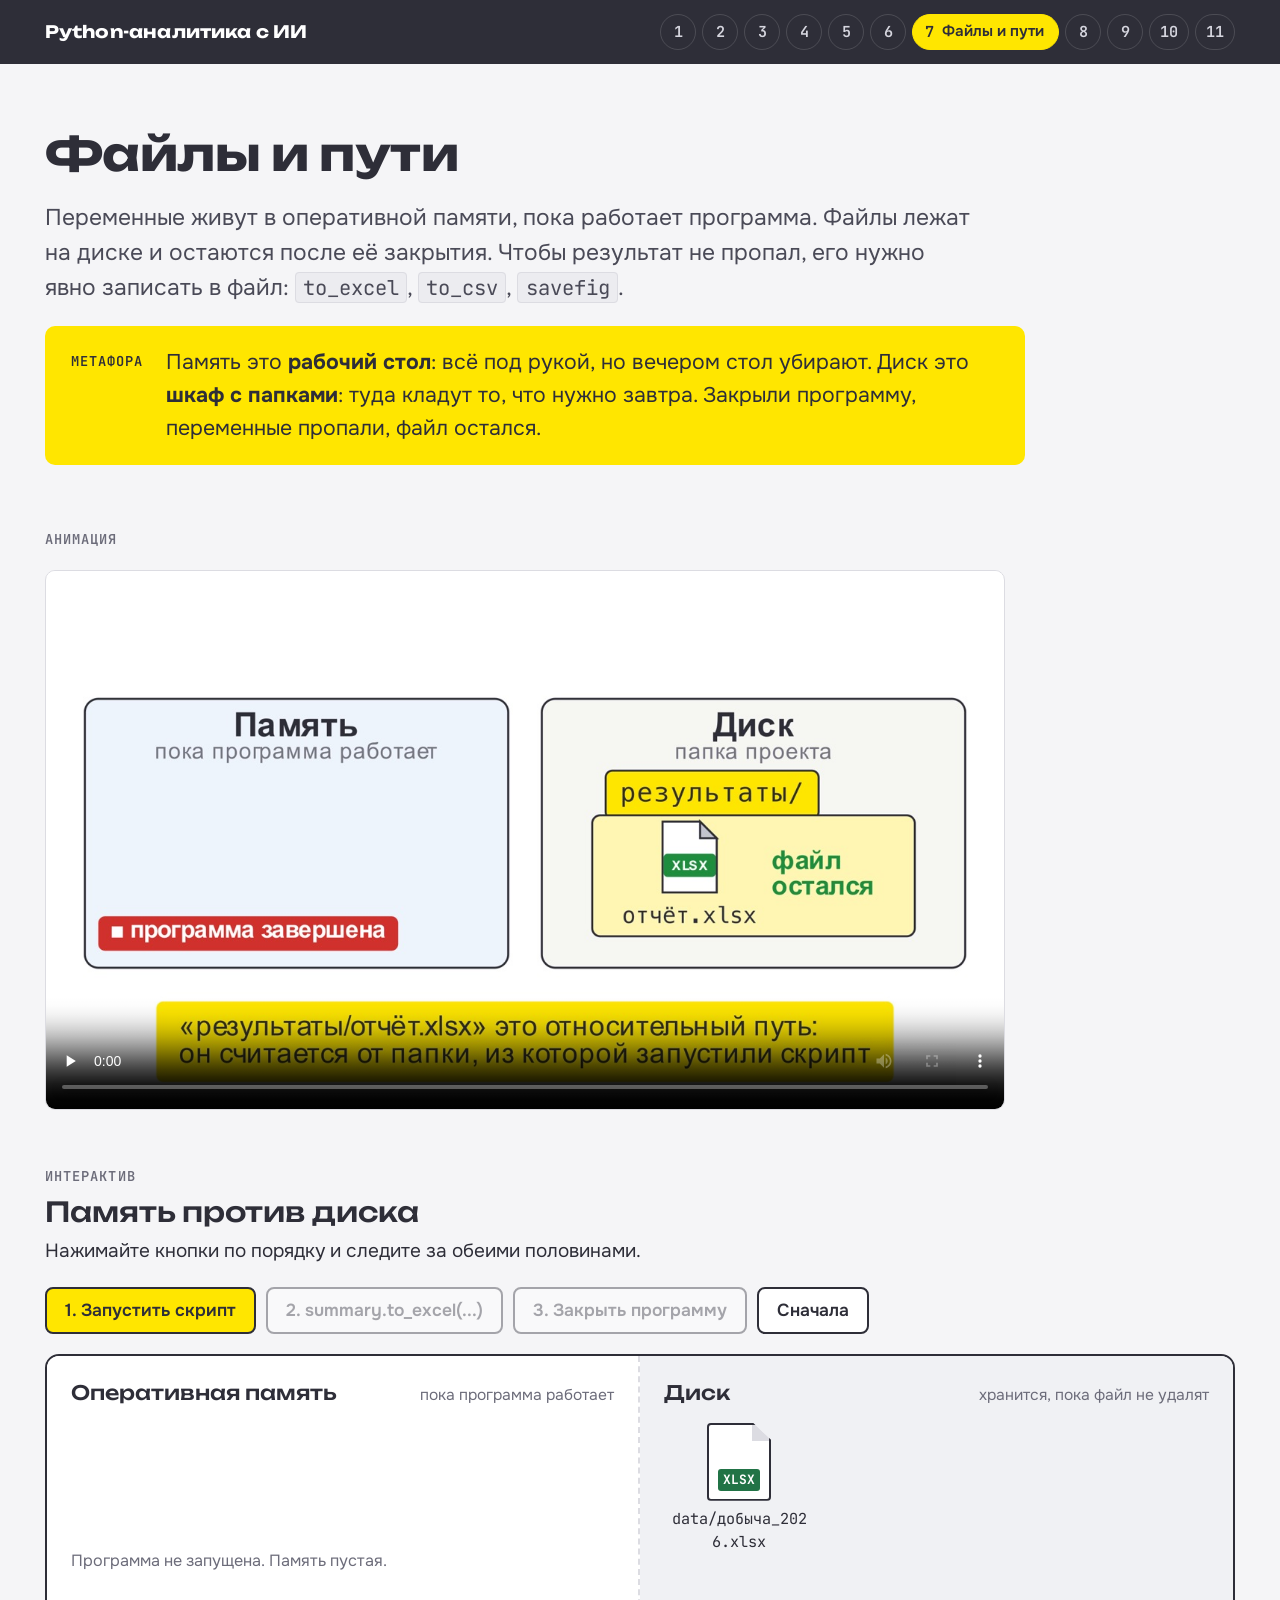
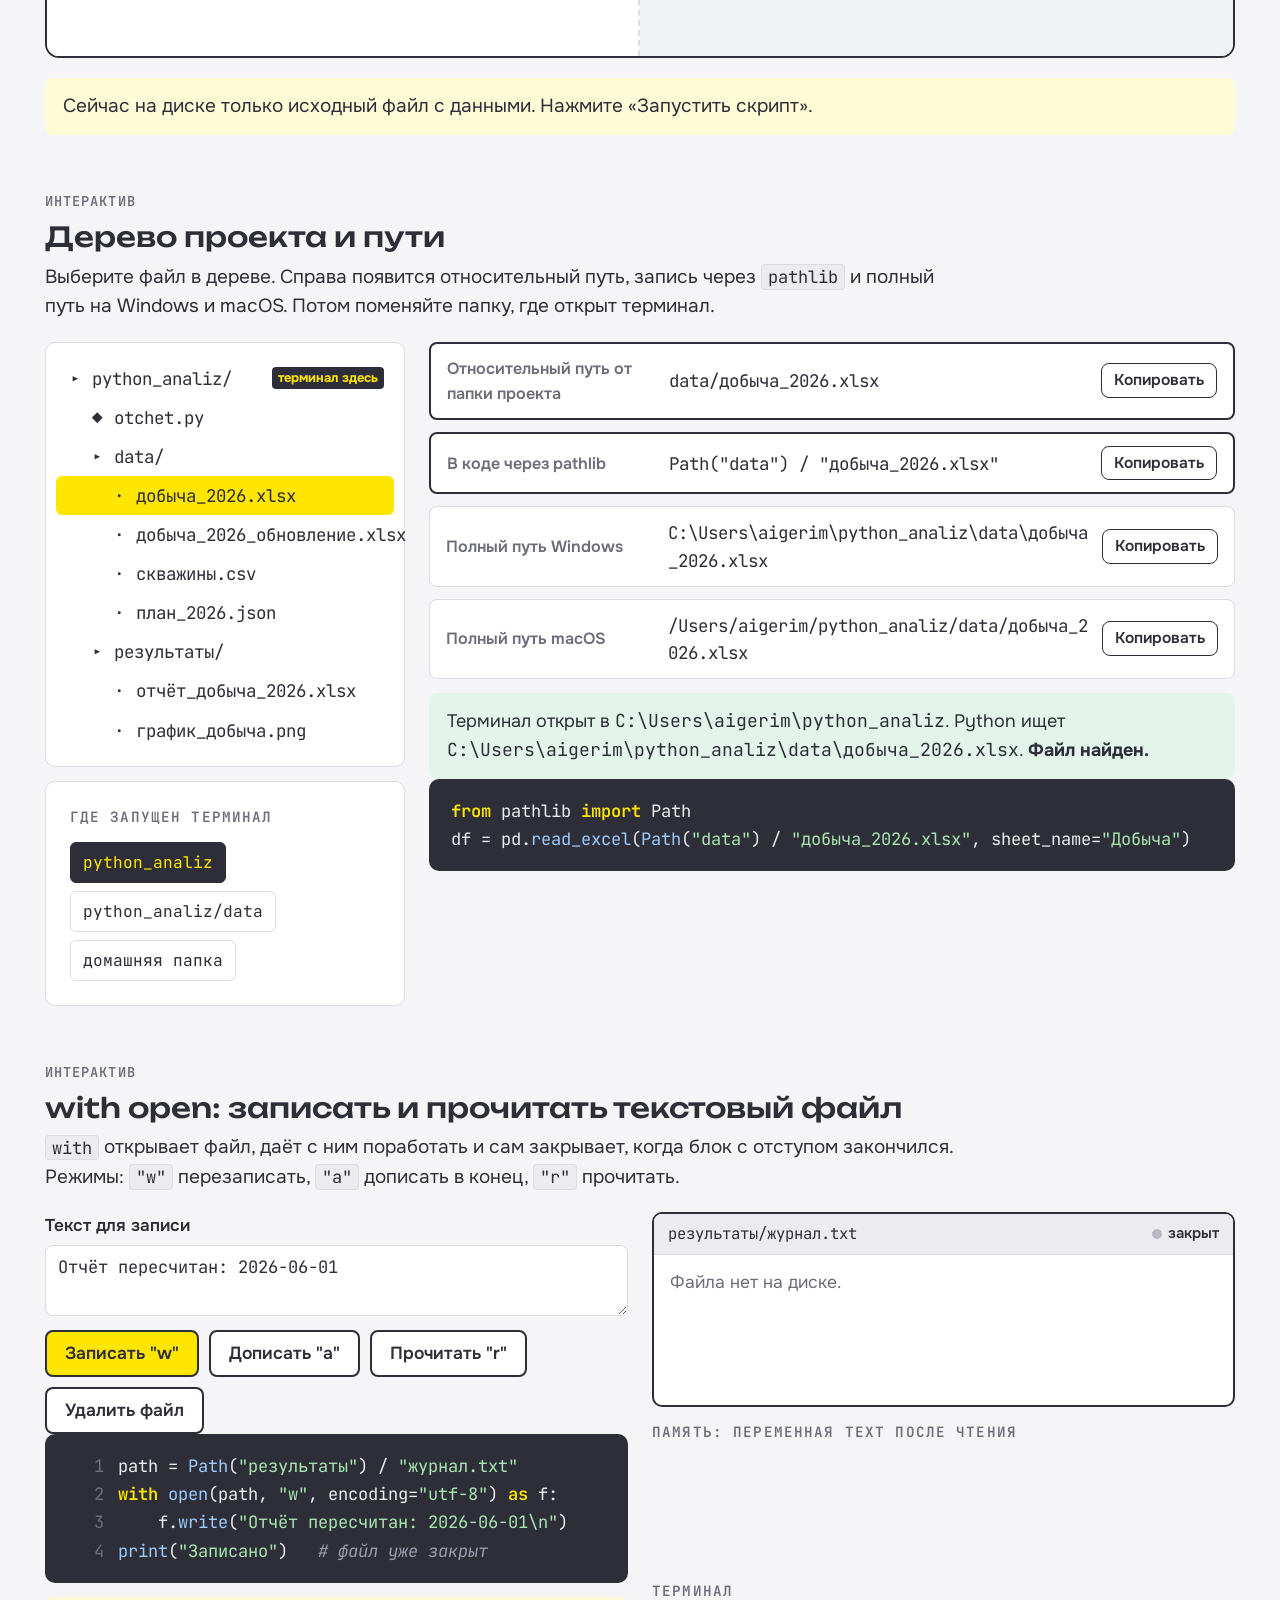
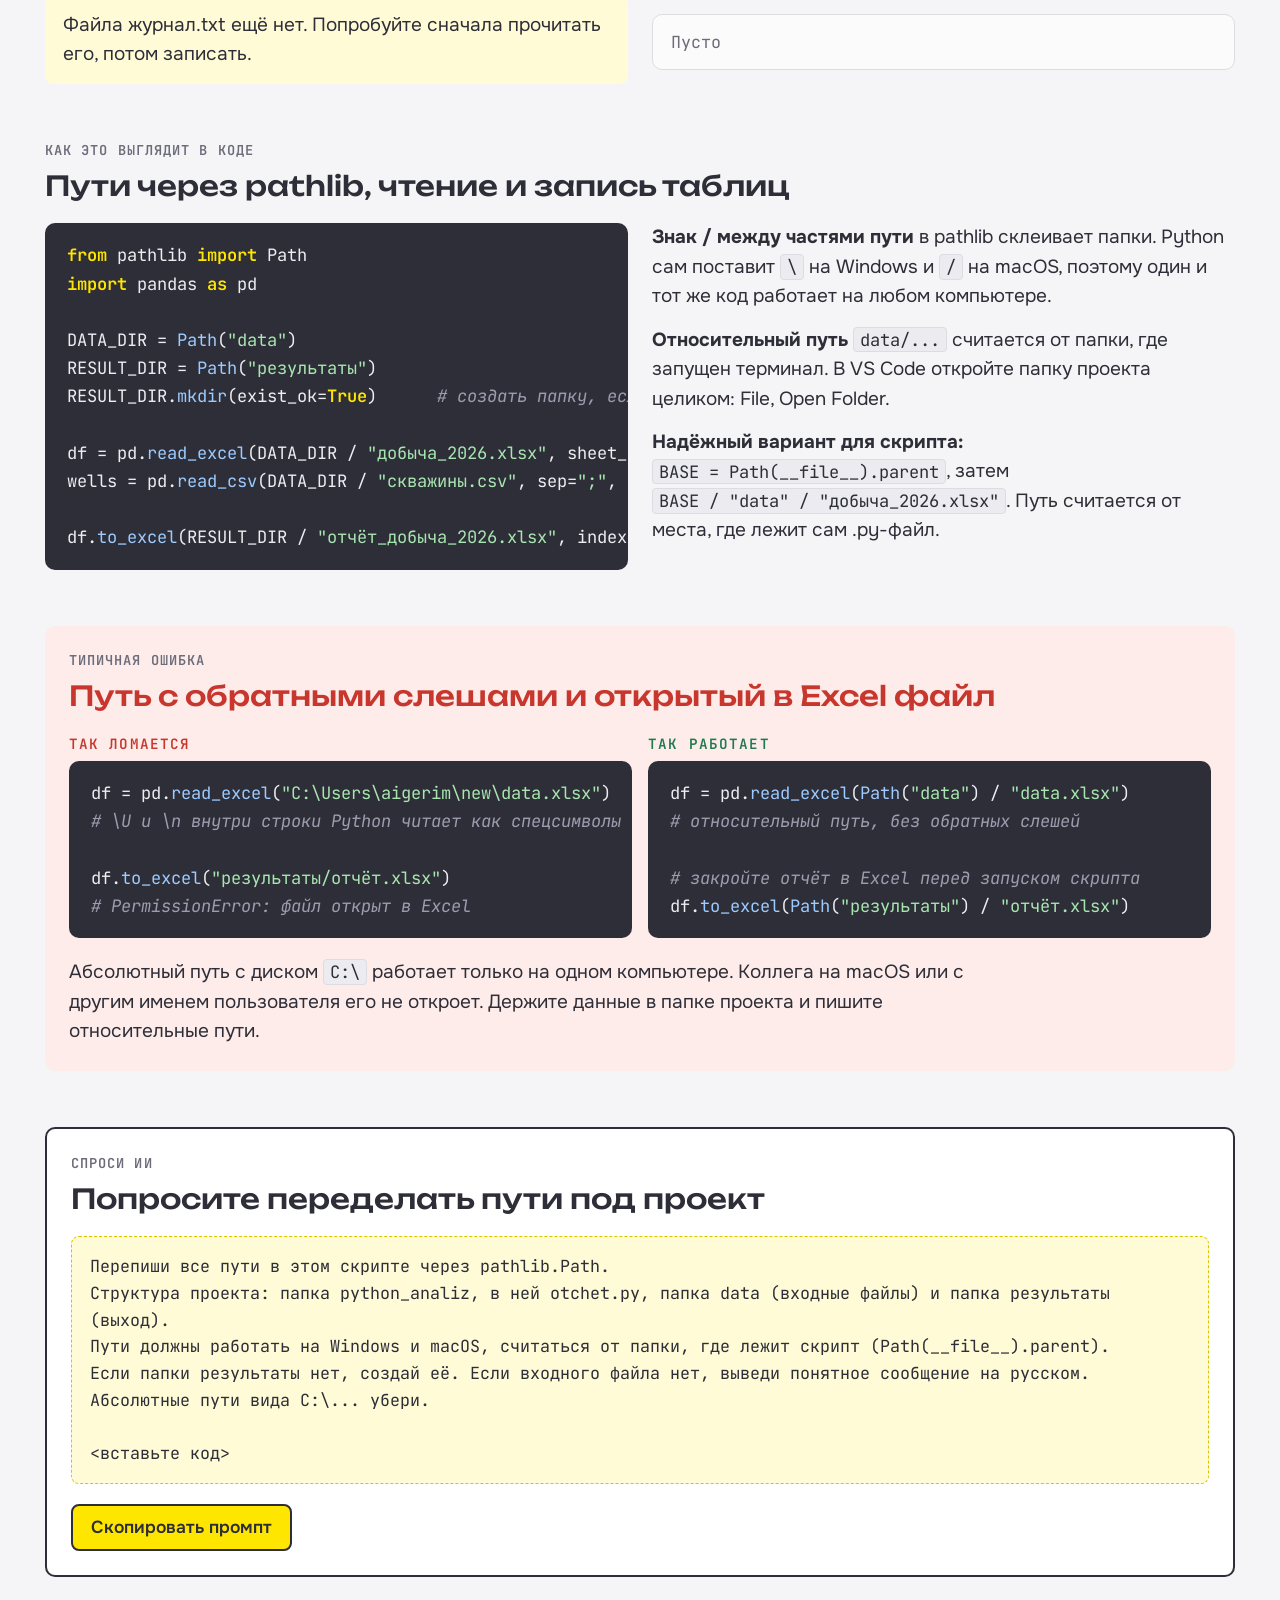
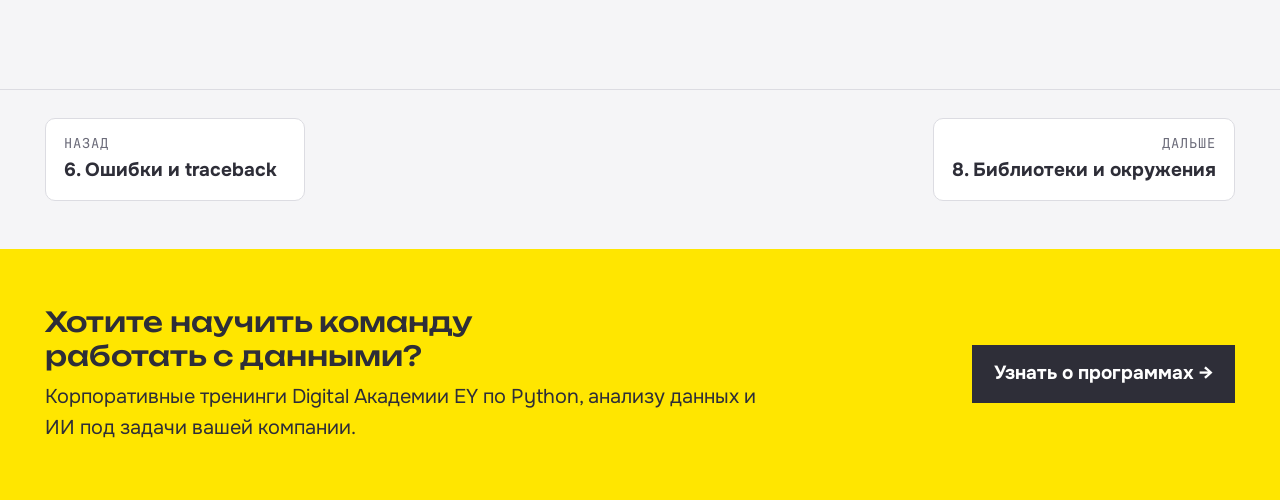
<file: 07_файлы_и_пути.html>
<!doctype html>
<html lang="ru">
<head>
<meta charset="utf-8">
<meta name="viewport" content="width=device-width, initial-scale=1">
<meta name="robots" content="noindex">
<title>Файлы и пути</title>
<link rel="preconnect" href="https://fonts.googleapis.com">
<link rel="preconnect" href="https://fonts.gstatic.com" crossorigin>
<link rel="stylesheet" href="https://fonts.googleapis.com/css2?family=JetBrains+Mono:wght@400;600&family=Onest:wght@400;500;600;700&family=Unbounded:wght@500;700&display=swap">
<link rel="icon" href="data:image/svg+xml,%3Csvg xmlns=%22http://www.w3.org/2000/svg%22 viewBox=%22-13 0 1195 1195%22%3E%3Cstyle%3E.l%7Bfill:%232E2E38%7D%40media %28prefers-color-scheme:dark%29%7B.l%7Bfill:%23fff%7D%7D%3C/style%3E%3Cpath fill=%22%23FFE600%22 d=%22M0 427 1168 0v220z%22/%3E%3Cpath class=%22l%22 d=%22M10 604h335l79 136H187v97h214v124H187v97h296v136H10zM401 604h195l101 192 100-192h193L784 961v233H607V961z%22/%3E%3C/svg%3E">
<link rel="stylesheet" href="style.css">
<style>
  .mvd { display: grid; grid-template-columns: minmax(0, 1fr) minmax(0, 1fr); gap: 0; border: 2px solid var(--ink); border-radius: 14px; overflow: hidden; background: var(--surface); }
  @media (max-width: 900px) { .mvd { grid-template-columns: minmax(0, 1fr); } }
  .zone { padding: 22px 24px; display: grid; gap: 14px; align-content: start; min-height: 300px; }
  .zone.ram { background: var(--surface); border-right: 2px dashed var(--line); }
  .zone.disk { background: #F0F1F4; }
  .zone-title { display: flex; justify-content: space-between; align-items: baseline; gap: 10px; }
  .zone-title b { font-family: var(--f-display); font-weight: 500; font-size: 1.05rem; }
  .zone-title span { font-size: 0.82rem; color: var(--muted); }
  .ram .boxes { min-height: 150px; }
  .ram.off { background: repeating-linear-gradient(135deg, #FAFAFB 0 12px, #F2F2F5 12px 24px); }
  .files { display: flex; flex-wrap: wrap; gap: 16px; }
  .file { width: 150px; display: grid; justify-items: center; gap: 6px; text-align: center; font-size: 0.8rem; font-family: var(--f-mono); word-break: break-all; }
  .file .doc { width: 64px; height: 78px; position: relative; background: var(--surface); border: 2px solid var(--ink); border-radius: 4px; clip-path: polygon(0 0, 72% 0, 100% 22%, 100% 100%, 0 100%); display: grid; place-items: end center; padding-bottom: 8px; }
  .file .doc::after { content: ""; position: absolute; right: 0; top: 0; width: 28%; height: 22%; background: var(--line); }
  .file .ext { font-family: var(--f-mono); font-size: 0.68rem; font-weight: 700; color: #fff; background: #217346; padding: 1px 5px; border-radius: 3px; }
  .file .ext.txt { background: var(--ink); }
  .file.new { animation: pop 0.5s ease; }
  .narr { background: var(--yellow-wash); border-radius: 8px; padding: 14px 18px; font-size: 1rem; min-height: 54px; }
  .tree-grid { display: grid; grid-template-columns: 360px minmax(0, 1fr); gap: 24px; align-items: start; }
  @media (max-width: 1000px) { .tree-grid { grid-template-columns: minmax(0, 1fr); } }
  .tree { background: var(--surface); border: 1px solid var(--line); border-radius: var(--r); padding: 16px 10px; font-family: var(--f-mono); font-size: 0.92rem; }
  .tree .node { display: flex; align-items: center; gap: 8px; padding: 6px 10px; border-radius: 6px; cursor: pointer; white-space: nowrap; border: 0; background: none; font: inherit; width: 100%; text-align: left; color: var(--ink); }
  .tree .node:hover { background: var(--line-2); }
  .tree .node.is-on { background: var(--yellow); }
  .tree .node.cwd::after { content: "терминал здесь"; font-family: var(--f-body); font-size: 0.68rem; font-weight: 700; background: var(--ink); color: var(--yellow); border-radius: 4px; padding: 1px 6px; margin-left: auto; }
  .tree .ico { width: 18px; text-align: center; flex: none; }
  .paths { display: grid; gap: 12px; }
  .prow { display: grid; grid-template-columns: 210px minmax(0, 1fr) auto; gap: 12px; align-items: center; padding: 12px 16px; background: var(--surface); border: 1px solid var(--line); border-radius: 8px; }
  @media (max-width: 800px) { .prow { grid-template-columns: minmax(0, 1fr); } }
  .prow .pl { font-size: 0.85rem; color: var(--muted); font-weight: 600; }
  .prow .pv { font-family: var(--f-mono); font-size: 0.92rem; word-break: break-all; }
  .prow.main { border: 2px solid var(--ink); }
  .cwd-pick { display: flex; flex-wrap: wrap; gap: 8px; align-items: center; }
  .resolve { padding: 14px 18px; border-radius: 8px; font-size: 0.95rem; }
  .io-grid { display: grid; grid-template-columns: minmax(0, 1fr) minmax(0, 1fr); gap: 24px; align-items: start; }
  @media (max-width: 900px) { .io-grid { grid-template-columns: minmax(0, 1fr); } }
  .notepad { border: 2px solid var(--ink); border-radius: 10px; overflow: hidden; background: var(--surface); }
  .notepad-bar { display: flex; justify-content: space-between; align-items: center; padding: 8px 14px; background: var(--line-2); border-bottom: 1px solid var(--line); font-family: var(--f-mono); font-size: 0.82rem; }
  .notepad-body { min-height: 150px; padding: 14px 16px; font-family: var(--f-mono); font-size: 0.92rem; white-space: pre-wrap; line-height: 1.6; }
  .notepad-body.none { color: var(--muted); font-family: var(--f-body); }
  .lamp { display: inline-flex; align-items: center; gap: 6px; font-family: var(--f-body); font-weight: 600; font-size: 0.78rem; }
  .lamp::before { content: ""; width: 10px; height: 10px; border-radius: 50%; background: #B8B8C4; }
  .lamp.open::before { background: var(--green); box-shadow: 0 0 8px var(--green); }
  .notepad.pulse { animation: flash 0.9s ease; }
</style>
</head>
<body data-page="7">
<header id="site-header"></header>

<main class="wrap">
  <div class="hero">
    <h1>Файлы и пути</h1>
    <p class="lead">Переменные живут в оперативной памяти, пока работает программа. Файлы лежат на диске и остаются после её закрытия. Чтобы результат не пропал, его нужно явно записать в файл: <code>to_excel</code>, <code>to_csv</code>, <code>savefig</code>.</p>
    <div class="metaphor">
      <span class="m-label">Метафора</span>
      <p>Память это <b>рабочий стол</b>: всё под рукой, но вечером стол убирают. Диск это <b>шкаф с папками</b>: туда кладут то, что нужно завтра. Закрыли программу, переменные пропали, файл остался.</p>
    </div>
  </div>

  <section class="block anim">
    <div class="block-head"><span class="tag">Анимация</span></div>
    <figure><video controls playsinline preload="none" poster="video/07_file_save.jpg" src="video/07_file_save.mp4"></video></figure>
  </section>

  <section class="block" id="mvd">
    <div class="block-head">
      <span class="tag">Интерактив</span>
      <h2>Память против диска</h2>
      <p>Нажимайте кнопки по порядку и следите за обеими половинами.</p>
    </div>
    <div class="btn-row">
      <button class="btn primary" id="mRun">1. Запустить скрипт</button>
      <button class="btn" id="mSave" disabled>2. summary.to_excel(...)</button>
      <button class="btn" id="mClose" disabled>3. Закрыть программу</button>
      <button class="btn" id="mReset">Сначала</button>
    </div>
    <div class="mvd">
      <div class="zone ram" id="ram">
        <div class="zone-title"><b>Оперативная память</b><span>пока программа работает</span></div>
        <div class="boxes" id="ramBoxes"><span class="muted small">Программа не запущена. Память пустая.</span></div>
      </div>
      <div class="zone disk">
        <div class="zone-title"><b>Диск</b><span>хранится, пока файл не удалят</span></div>
        <div class="files" id="diskFiles"></div>
      </div>
    </div>
    <div class="narr" id="mNarr">Сейчас на диске только исходный файл с данными. Нажмите «Запустить скрипт».</div>
  </section>

  <section class="block" id="paths">
    <div class="block-head">
      <span class="tag">Интерактив</span>
      <h2>Дерево проекта и пути</h2>
      <p>Выберите файл в дереве. Справа появится относительный путь, запись через <code>pathlib</code> и полный путь на Windows и macOS. Потом поменяйте папку, где открыт терминал.</p>
    </div>
    <div class="tree-grid">
      <div class="stack">
        <div class="tree" id="tree"></div>
        <div class="panel stack">
          <div class="panel-title" style="margin:0">Где запущен терминал</div>
          <div class="cwd-pick" id="cwdPick">
            <button class="chip-btn is-on" data-cwd="python_analiz">python_analiz</button>
            <button class="chip-btn" data-cwd="python_analiz/data">python_analiz/data</button>
            <button class="chip-btn" data-cwd="~">домашняя папка</button>
          </div>
        </div>
      </div>
      <div class="stack">
        <div class="paths" id="pathsOut"></div>
        <div class="resolve" id="resolveOut"></div>
        <pre class="code" id="readCode"></pre>
      </div>
    </div>
  </section>

  <section class="block" id="io">
    <div class="block-head">
      <span class="tag">Интерактив</span>
      <h2>with open: записать и прочитать текстовый файл</h2>
      <p><code>with</code> открывает файл, даёт с ним поработать и сам закрывает, когда блок с отступом закончился. Режимы: <code>"w"</code> перезаписать, <code>"a"</code> дописать в конец, <code>"r"</code> прочитать.</p>
    </div>
    <div class="io-grid">
      <div class="stack">
        <label class="field">Текст для записи<textarea id="ioText" class="mono" rows="2">Отчёт пересчитан: 2026-06-01</textarea></label>
        <div class="btn-row">
          <button class="btn primary" data-io="w">Записать "w"</button>
          <button class="btn" data-io="a">Дописать "a"</button>
          <button class="btn" data-io="r">Прочитать "r"</button>
          <button class="btn" id="ioDelete">Удалить файл</button>
        </div>
        <pre class="code numbers" id="ioCode"></pre>
        <div class="narr" id="ioNarr">Файла журнал.txt ещё нет. Попробуйте сначала прочитать его, потом записать.</div>
      </div>
      <div class="stack">
        <div class="notepad" id="notepad">
          <div class="notepad-bar"><span>результаты/журнал.txt</span><span class="lamp" id="ioLamp">закрыт</span></div>
          <div class="notepad-body none" id="ioFile">Файла нет на диске.</div>
        </div>
        <div><div class="panel-title">Память: переменная text после чтения</div><div class="boxes" id="ioBox" style="min-height:110px"></div></div>
        <div><div class="panel-title">Терминал</div><div class="console" id="ioOut"><span class="c-muted">Пусто</span></div></div>
      </div>
    </div>
  </section>

  <section class="block">
    <div class="block-head">
      <span class="tag">Как это выглядит в коде</span>
      <h2>Пути через pathlib, чтение и запись таблиц</h2>
    </div>
    <div class="grid-2">
<pre data-hl>from pathlib import Path
import pandas as pd

DATA_DIR = Path("data")
RESULT_DIR = Path("результаты")
RESULT_DIR.mkdir(exist_ok=True)      # создать папку, если её нет

df = pd.read_excel(DATA_DIR / "добыча_2026.xlsx", sheet_name="Добыча")
wells = pd.read_csv(DATA_DIR / "скважины.csv", sep=";", encoding="utf-8-sig")

df.to_excel(RESULT_DIR / "отчёт_добыча_2026.xlsx", index=False)</pre>
      <div class="stack">
        <p><b>Знак / между частями пути</b> в pathlib склеивает папки. Python сам поставит <code>\</code> на Windows и <code>/</code> на macOS, поэтому один и тот же код работает на любом компьютере.</p>
        <p><b>Относительный путь</b> <code>data/...</code> считается от папки, где запущен терминал. В VS Code откройте папку проекта целиком: File, Open Folder.</p>
        <p><b>Надёжный вариант для скрипта:</b> <code>BASE = Path(__file__).parent</code>, затем <code>BASE / "data" / "добыча_2026.xlsx"</code>. Путь считается от места, где лежит сам .py-файл.</p>
      </div>
    </div>
  </section>

  <section class="block mistake">
    <div class="block-head">
      <span class="tag">Типичная ошибка</span>
      <h2>Путь с обратными слешами и открытый в Excel файл</h2>
    </div>
    <div class="pair">
      <div><div class="bad-label">Так ломается</div>
<pre data-hl>df = pd.read_excel("C:\Users\aigerim\new\data.xlsx")
# \U и \n внутри строки Python читает как спецсимволы

df.to_excel("результаты/отчёт.xlsx")
# PermissionError: файл открыт в Excel</pre></div>
      <div><div class="good-label">Так работает</div>
<pre data-hl>df = pd.read_excel(Path("data") / "data.xlsx")
# относительный путь, без обратных слешей

# закройте отчёт в Excel перед запуском скрипта
df.to_excel(Path("результаты") / "отчёт.xlsx")</pre></div>
    </div>
    <p>Абсолютный путь с диском <code>C:\</code> работает только на одном компьютере. Коллега на macOS или с другим именем пользователя его не откроет. Держите данные в папке проекта и пишите относительные пути.</p>
  </section>

  <section class="block ask">
    <div class="block-head">
      <span class="tag">Спроси ИИ</span>
      <h2>Попросите переделать пути под проект</h2>
    </div>
<pre class="prompt-box" id="prompt7">Перепиши все пути в этом скрипте через pathlib.Path.
Структура проекта: папка python_analiz, в ней otchet.py, папка data (входные файлы) и папка результаты (выход).
Пути должны работать на Windows и macOS, считаться от папки, где лежит скрипт (Path(__file__).parent).
Если папки результаты нет, создай её. Если входного файла нет, выведи понятное сообщение на русском.
Абсолютные пути вида C:\... убери.

&lt;вставьте код&gt;</pre>
    <div class="btn-row"><button class="btn primary" data-copy="#prompt7">Скопировать промпт</button></div>
  </section>
</main>

<nav id="pager"></nav>

<script src="app.js"></script>
<script>
(function () {
  var $ = function (id) { return document.getElementById(id); };

  /* ---------- память против диска ---------- */
  var ramBoxes = $("ramBoxes"), diskFiles = $("diskFiles"), mNarr = $("mNarr"), ram = $("ram");
  function fileHtml(name, ext, id, isNew) {
    return '<div class="file' + (isNew ? " new" : "") + '" id="' + id + '"><div class="doc"><span class="ext' + (ext === "txt" ? " txt" : "") + '">' + ext.toUpperCase() + "</span></div>" + EY.esc(name) + "</div>";
  }
  function vbox(n, v, t) { return '<div class="vbox new" data-n="' + n + '"><div class="v-label">' + n + '</div><div class="v-body t-' + t + '" style="font-size:0.85rem"><span class="v-val drop">' + v + '</span></div><div class="v-type">' + t + "</div></div>"; }
  function mReset() {
    ram.classList.remove("off");
    ramBoxes.innerHTML = '<span class="muted small">Программа не запущена. Память пустая.</span>';
    diskFiles.innerHTML = fileHtml("data/добыча_2026.xlsx", "xlsx", "fSrc");
    $("mRun").disabled = false; $("mSave").disabled = true; $("mClose").disabled = true;
    $("mRun").classList.add("primary"); $("mSave").classList.remove("primary"); $("mClose").classList.remove("primary");
    mNarr.textContent = "Сейчас на диске только исходный файл с данными. Нажмите «Запустить скрипт».";
  }
  $("mRun").addEventListener("click", async function () {
    this.disabled = true;
    ram.classList.remove("off");
    ramBoxes.innerHTML = "";
    mNarr.innerHTML = "<code>pd.read_excel(...)</code> читает файл с диска и кладёт таблицу в память.";
    await EY.fly($("fSrc"), ramBoxes, "1 837 строк");
    ramBoxes.innerHTML = vbox("df", "DataFrame<br>1837 × 9", "DataFrame");
    await EY.wait(600);
    ramBoxes.insertAdjacentHTML("beforeend", vbox("summary", "DataFrame<br>4 × 3", "DataFrame"));
    await EY.wait(400);
    ramBoxes.insertAdjacentHTML("beforeend", vbox("total", "158432.5", "float"));
    mNarr.innerHTML = "Скрипт посчитал сводку. Результат пока только в памяти: <b>summary</b> и <b>total</b>. На диске нового файла нет.";
    $("mSave").disabled = false; $("mClose").disabled = false; $("mRun").classList.remove("primary"); $("mSave").classList.add("primary");
  });
  $("mSave").addEventListener("click", async function () {
    this.disabled = true;
    var src = ramBoxes.querySelector('[data-n="summary"]');
    mNarr.innerHTML = "<code>summary.to_excel(\"результаты/отчёт_добыча_2026.xlsx\")</code> записывает таблицу на диск.";
    await EY.fly(src, diskFiles, "summary → xlsx");
    diskFiles.insertAdjacentHTML("beforeend", fileHtml("результаты/отчёт_добыча_2026.xlsx", "xlsx", "fOut", true));
    mNarr.innerHTML = "Файл отчёта появился на диске. Теперь закройте программу и посмотрите, что останется.";
    this.classList.remove("primary"); $("mClose").classList.add("primary");
  });
  $("mClose").addEventListener("click", async function () {
    this.disabled = true; $("mSave").disabled = true;
    ramBoxes.querySelectorAll(".vbox").forEach(function (b) { b.classList.remove("new"); b.classList.add("gone"); });
    await EY.wait(700);
    ram.classList.add("off");
    ramBoxes.innerHTML = '<span class="muted small">Программа закрыта. Все переменные исчезли.</span>';
    var saved = !!$("fOut");
    mNarr.innerHTML = saved ? "Память очистилась, <b>df</b>, <b>summary</b> и <b>total</b> пропали. Файл отчёта остался на диске, его можно открыть в Excel или отправить коллеге." :
      "Память очистилась, а на диске только исходные данные. Результат расчёта потерян: его не сохранили в файл. Нажмите «Сначала» и сохраните перед закрытием.";
    this.classList.remove("primary");
  });
  $("mReset").addEventListener("click", mReset);
  mReset();

  /* ---------- дерево ---------- */
  var TREE = [
    { p: "python_analiz", d: 0, dir: true },
    { p: "python_analiz/otchet.py", d: 1, script: true },
    { p: "python_analiz/data", d: 1, dir: true },
    { p: "python_analiz/data/добыча_2026.xlsx", d: 2 },
    { p: "python_analiz/data/добыча_2026_обновление.xlsx", d: 2 },
    { p: "python_analiz/data/скважины.csv", d: 2 },
    { p: "python_analiz/data/план_2026.json", d: 2 },
    { p: "python_analiz/результаты", d: 1, dir: true },
    { p: "python_analiz/результаты/отчёт_добыча_2026.xlsx", d: 2 },
    { p: "python_analiz/результаты/график_добыча.png", d: 2 }
  ];
  var selPath = "python_analiz/data/добыча_2026.xlsx", cwd = "python_analiz";
  var tree = $("tree");
  function base(p) { return p.split("/").pop(); }
  function renderTree() {
    tree.innerHTML = TREE.map(function (n) {
      var ico = n.dir ? "▸" : (n.script ? "◆" : "·");
      var cls = "node" + (n.p === selPath ? " is-on" : "") + (n.dir && n.p === (cwd === "~" ? "" : cwd) ? " cwd" : "");
      return '<button class="' + cls + '" style="padding-left:' + (10 + n.d * 22) + 'px" data-p="' + EY.esc(n.p) + '"><span class="ico">' + ico + "</span>" + EY.esc(base(n.p)) + (n.dir ? "/" : "") + "</button>";
    }).join("");
    tree.querySelectorAll(".node").forEach(function (b) { b.addEventListener("click", function () { selPath = b.getAttribute("data-p"); update(); }); });
  }
  function relFromProject(p) { return p.replace(/^python_analiz\/?/, ""); }
  function pathlibExpr(rel) {
    if (!rel) return 'Path(".")';
    var parts = rel.split("/");
    if (parts.length === 1) return 'Path("' + parts[0] + '")';
    return 'Path("' + parts[0] + '") / ' + parts.slice(1).map(function (x) { return '"' + x + '"'; }).join(" / ");
  }
  function readCodeFor(p, rel) {
    var ex = pathlibExpr(rel);
    if (/\.xlsx$/.test(p) && /результаты/.test(p)) return 'summary.to_excel(' + ex + ', index=False)   # запись';
    if (/\.xlsx$/.test(p)) return 'df = pd.read_excel(' + ex + ', sheet_name="Добыча")';
    if (/\.csv$/.test(p)) return 'wells = pd.read_csv(' + ex + ', sep=";", encoding="utf-8-sig")';
    if (/\.json$/.test(p)) return 'plan = pd.read_json(' + ex + ')';
    if (/\.png$/.test(p)) return 'plt.savefig(' + ex + ', dpi=150)   # запись графика';
    if (/\.py$/.test(p)) return '# это сам скрипт. Надёжная точка отсчёта:\nBASE = Path(__file__).parent        # папка python_analiz';
    return 'folder = ' + ex + '\nfolder.mkdir(exist_ok=True)';
  }
  function update() {
    renderTree();
    var rel = relFromProject(selPath);
    var win = "C:\\Users\\aigerim\\" + selPath.replace(/\//g, "\\");
    var mac = "/Users/aigerim/" + selPath;
    function row(label, val, main) {
      return '<div class="prow' + (main ? " main" : "") + '"><span class="pl">' + label + '</span><span class="pv">' + EY.esc(val) + '</span><button class="btn small copy-btn" data-copy-text="' + EY.esc(val) + '">Копировать</button></div>';
    }
    $("pathsOut").innerHTML =
      row("Относительный путь от папки проекта", rel || ".", true) +
      row("В коде через pathlib", pathlibExpr(rel), true) +
      row("Полный путь Windows", win) +
      row("Полный путь macOS", mac);
    EY.renderCode($("readCode"), "from pathlib import Path\n" + readCodeFor(selPath, rel));
    // откуда ищет Python
    var cwdAbsWin = cwd === "~" ? "C:\\Users\\aigerim" : "C:\\Users\\aigerim\\" + cwd.replace(/\//g, "\\");
    var looked = (cwd === "~" ? "" : cwd + "/") + rel;
    var exists = TREE.some(function (n) { return n.p === looked; });
    var r = $("resolveOut");
    if (!rel) { r.className = "resolve note"; r.innerHTML = "Это папка проекта. Здесь должен быть открыт терминал и VS Code."; }
    else if (exists) { r.className = "resolve ok-box"; r.innerHTML = "Терминал открыт в <code>" + EY.esc(cwdAbsWin) + "</code>. Python ищет <code>" + EY.esc(cwdAbsWin + "\\" + rel.replace(/\//g, "\\")) + "</code>. <b>Файл найден.</b>"; }
    else { r.className = "resolve err-box"; r.innerHTML = "Терминал открыт в <code>" + EY.esc(cwdAbsWin) + "</code>. Python ищет <code>" + EY.esc(cwdAbsWin + "\\" + rel.replace(/\//g, "\\")) + "</code>. Такого нет.<br><span class='err-line'>FileNotFoundError: [Errno 2] No such file or directory: '" + EY.esc(rel.replace(/\//g, "\\\\")) + "'</span><br>Решение: перейдите в терминале в папку python_analiz (<code>" + (cwd === "~" ? "cd python_analiz" : "cd ..") + "</code>) или считайте путь от скрипта через <code>Path(__file__).parent</code>."; }
  }
  document.querySelectorAll("[data-cwd]").forEach(function (b) {
    b.addEventListener("click", function () {
      cwd = b.getAttribute("data-cwd");
      document.querySelectorAll("[data-cwd]").forEach(function (x) { x.classList.toggle("is-on", x === b); });
      update();
    });
  });
  update();

  /* ---------- with open ---------- */
  var fileContent = null, ioBusy = false;
  var ioCode = $("ioCode"), ioFile = $("ioFile"), ioOut = $("ioOut"), ioNarr = $("ioNarr"), lamp = $("ioLamp"), ioBox = $("ioBox");
  function codeFor(mode, text) {
    if (mode === "r") return 'path = Path("результаты") / "журнал.txt"\nwith open(path, "r", encoding="utf-8") as f:\n    text = f.read()\nprint(text)   # файл уже закрыт';
    return 'path = Path("результаты") / "журнал.txt"\nwith open(path, "' + mode + '", encoding="utf-8") as f:\n    f.write(' + JSON.stringify(text + "\n").replace(/\\n/g, "\\n") + ')\nprint("Записано")   # файл уже закрыт';
  }
  function showFile(flash) {
    if (fileContent === null) { ioFile.className = "notepad-body none"; ioFile.textContent = "Файла нет на диске."; }
    else { ioFile.className = "notepad-body"; ioFile.textContent = fileContent || " "; }
    if (flash) { var n = $("notepad"); n.classList.remove("pulse"); void n.offsetWidth; n.classList.add("pulse"); }
  }
  function setLamp(open) { lamp.classList.toggle("open", open); lamp.textContent = open ? "открыт" : "закрыт"; }
  function out(line, err) { ioOut.innerHTML = '<span class="' + (err ? "c-err" : "c-new") + '">' + EY.esc(line) + "</span>"; }
  async function io(mode) {
    if (ioBusy) return; ioBusy = true;
    var text = $("ioText").value.replace(/\n+$/, "");
    EY.renderCode(ioCode, codeFor(mode, text));
    EY.setActive(ioCode, 0); await EY.wait(450);
    EY.setActive(ioCode, 1);
    if (mode === "r" && fileContent === null) {
      await EY.wait(400);
      out("FileNotFoundError: [Errno 2] No such file or directory: 'результаты\\\\журнал.txt'", true);
      ioNarr.innerHTML = "Читать нечего: файла на диске нет. Режим <code>\"r\"</code> не создаёт файл. Сначала запишите его.";
      EY.setActive(ioCode, -1); ioBusy = false; return;
    }
    setLamp(true);
    if (mode === "w" && fileContent !== null) { fileContent = ""; showFile(true); }
    if (fileContent === null) { fileContent = ""; showFile(true); }
    await EY.wait(500);
    EY.setActive(ioCode, 2);
    if (mode === "r") {
      await EY.fly(ioFile, ioBox, "f.read()");
      ioBox.innerHTML = '<div class="vbox new"><div class="v-label">text</div><div class="v-body t-str" style="font-size:0.85rem;max-width:420px;white-space:pre-wrap"><span class="v-val drop">' + EY.esc(JSON.stringify(fileContent)) + '</span></div><div class="v-type">str</div></div>';
    } else {
      await EY.fly($("ioText"), ioFile, mode === "a" ? "+ строка" : "запись");
      fileContent += text + "\n";
      showFile(true);
    }
    await EY.wait(400);
    EY.setActive(ioCode, 3);
    setLamp(false);
    if (mode === "r") { out(fileContent.replace(/\n$/, "")); ioNarr.innerHTML = "Прочитали весь файл в переменную <b>text</b> (тип str). Блок with закончился, файл закрылся сам."; }
    else if (mode === "w") { out("Записано"); ioNarr.innerHTML = "Режим <code>\"w\"</code> создаёт файл или стирает старое содержимое и пишет заново. Блок with закончился, файл закрыт."; }
    else { out("Записано"); ioNarr.innerHTML = "Режим <code>\"a\"</code> дописал строку в конец. Старое содержимое осталось. Так ведут журнал запусков."; }
    await EY.wait(600);
    EY.setActive(ioCode, -1);
    ioBusy = false;
  }
  document.querySelectorAll("[data-io]").forEach(function (b) { b.addEventListener("click", function () { io(b.getAttribute("data-io")); }); });
  $("ioDelete").addEventListener("click", function () { fileContent = null; showFile(true); ioBox.innerHTML = ""; ioNarr.textContent = "Файл удалили с диска. Попробуйте прочитать его сейчас."; out("файл удалён"); });
  EY.renderCode(ioCode, codeFor("w", $("ioText").value));
  showFile(false);
})();
</script>
</body>
</html>
</file>
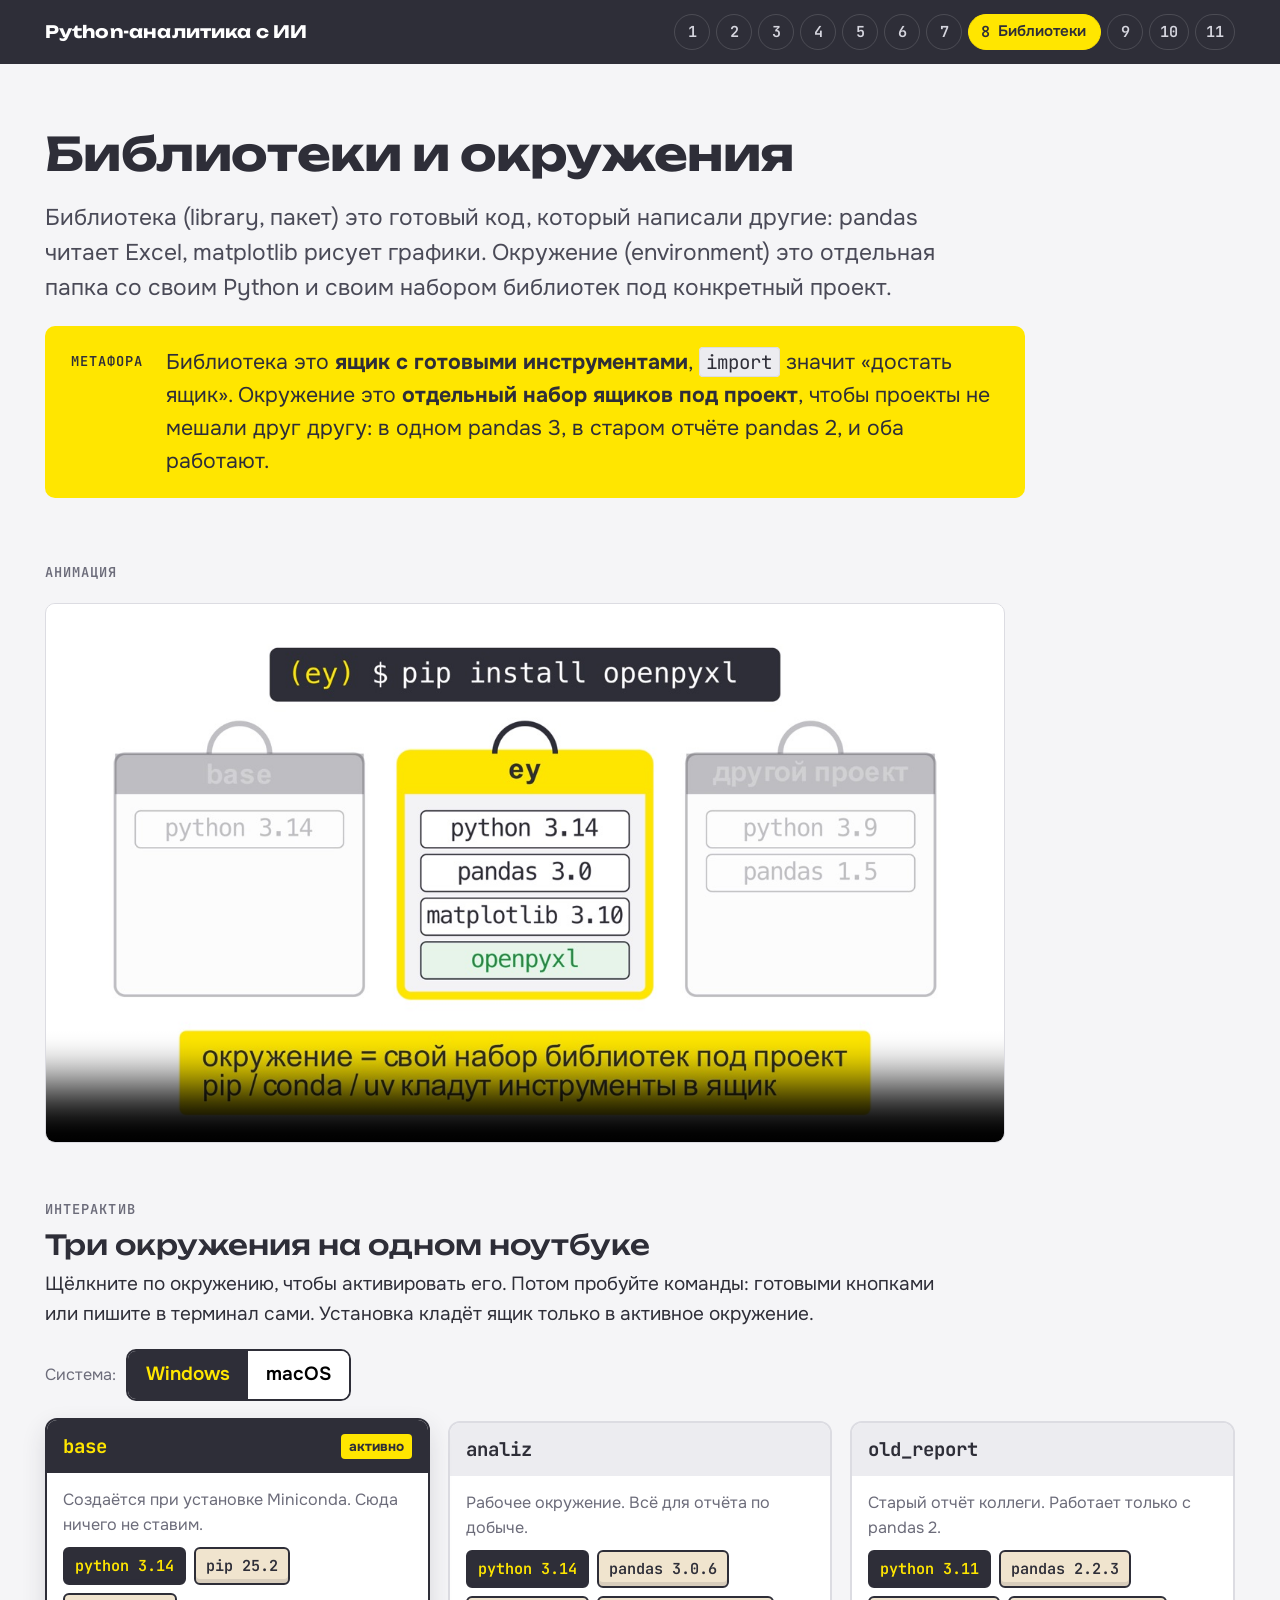
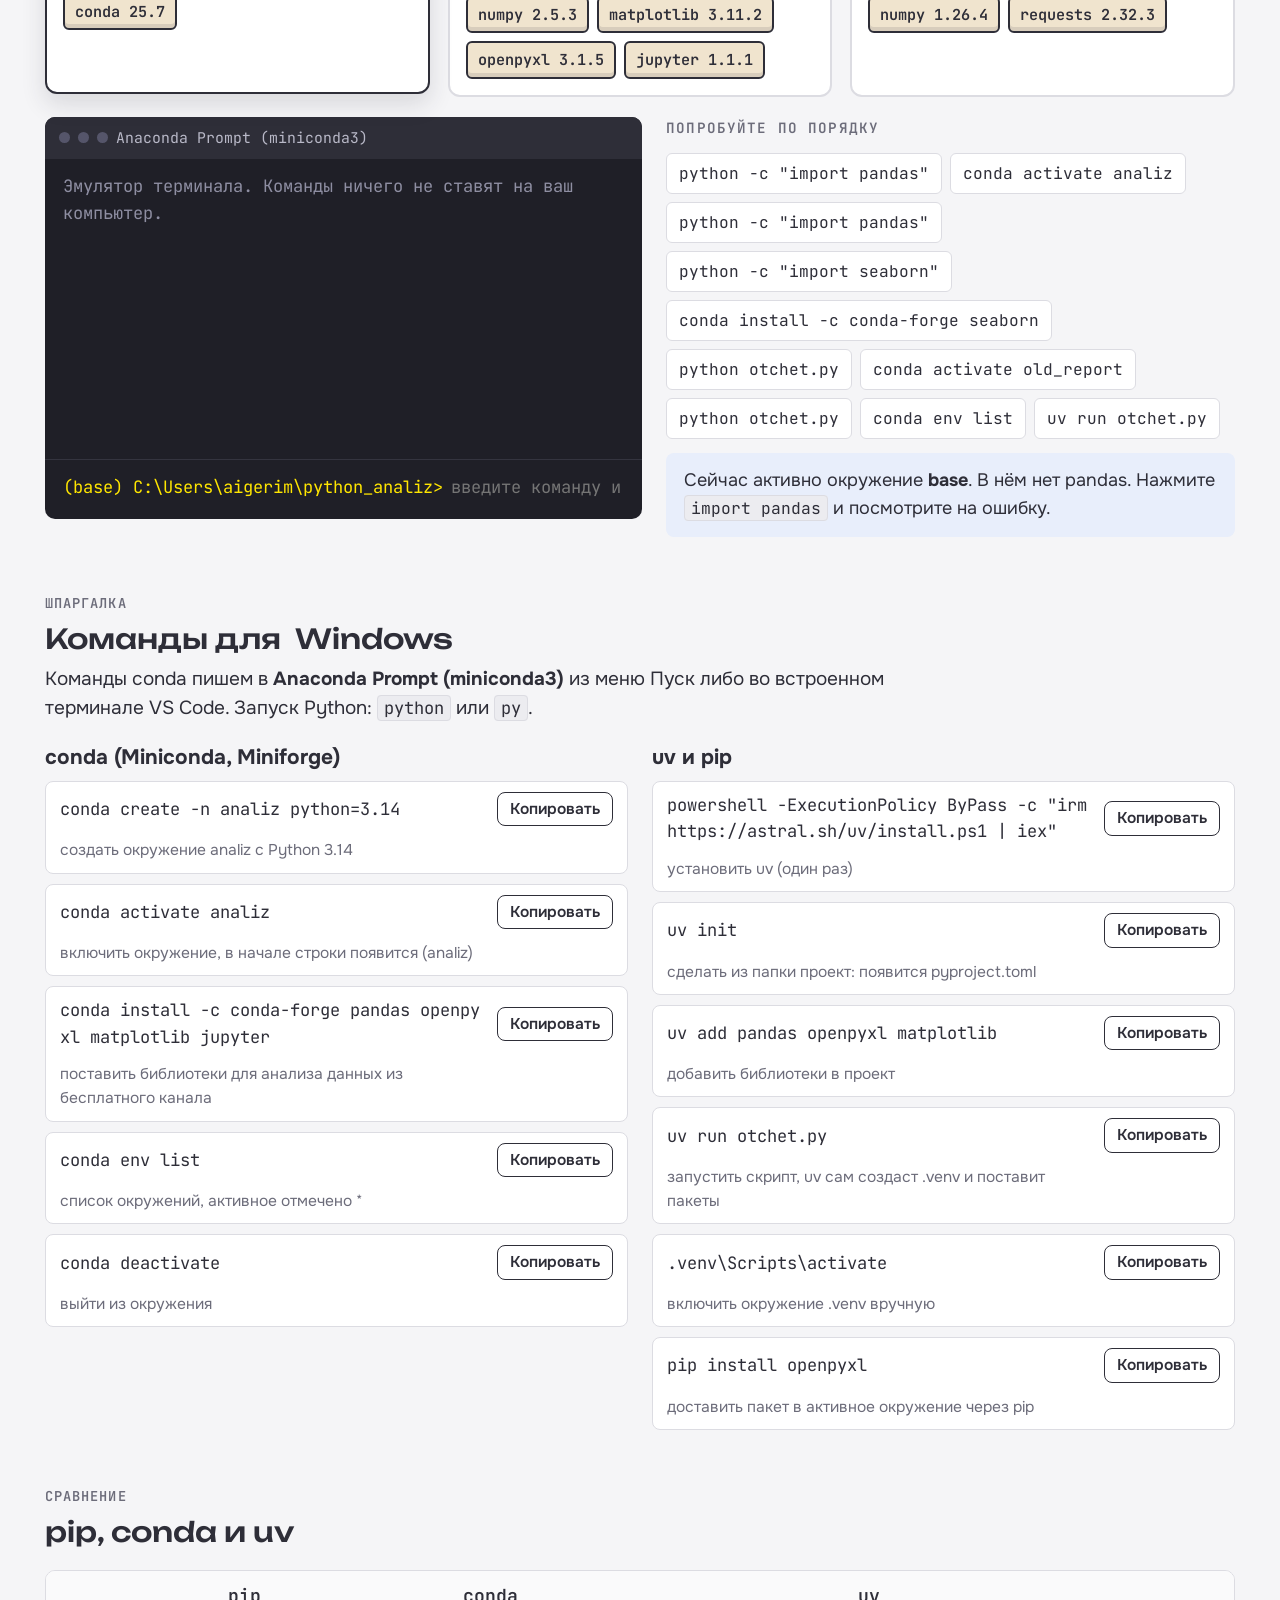
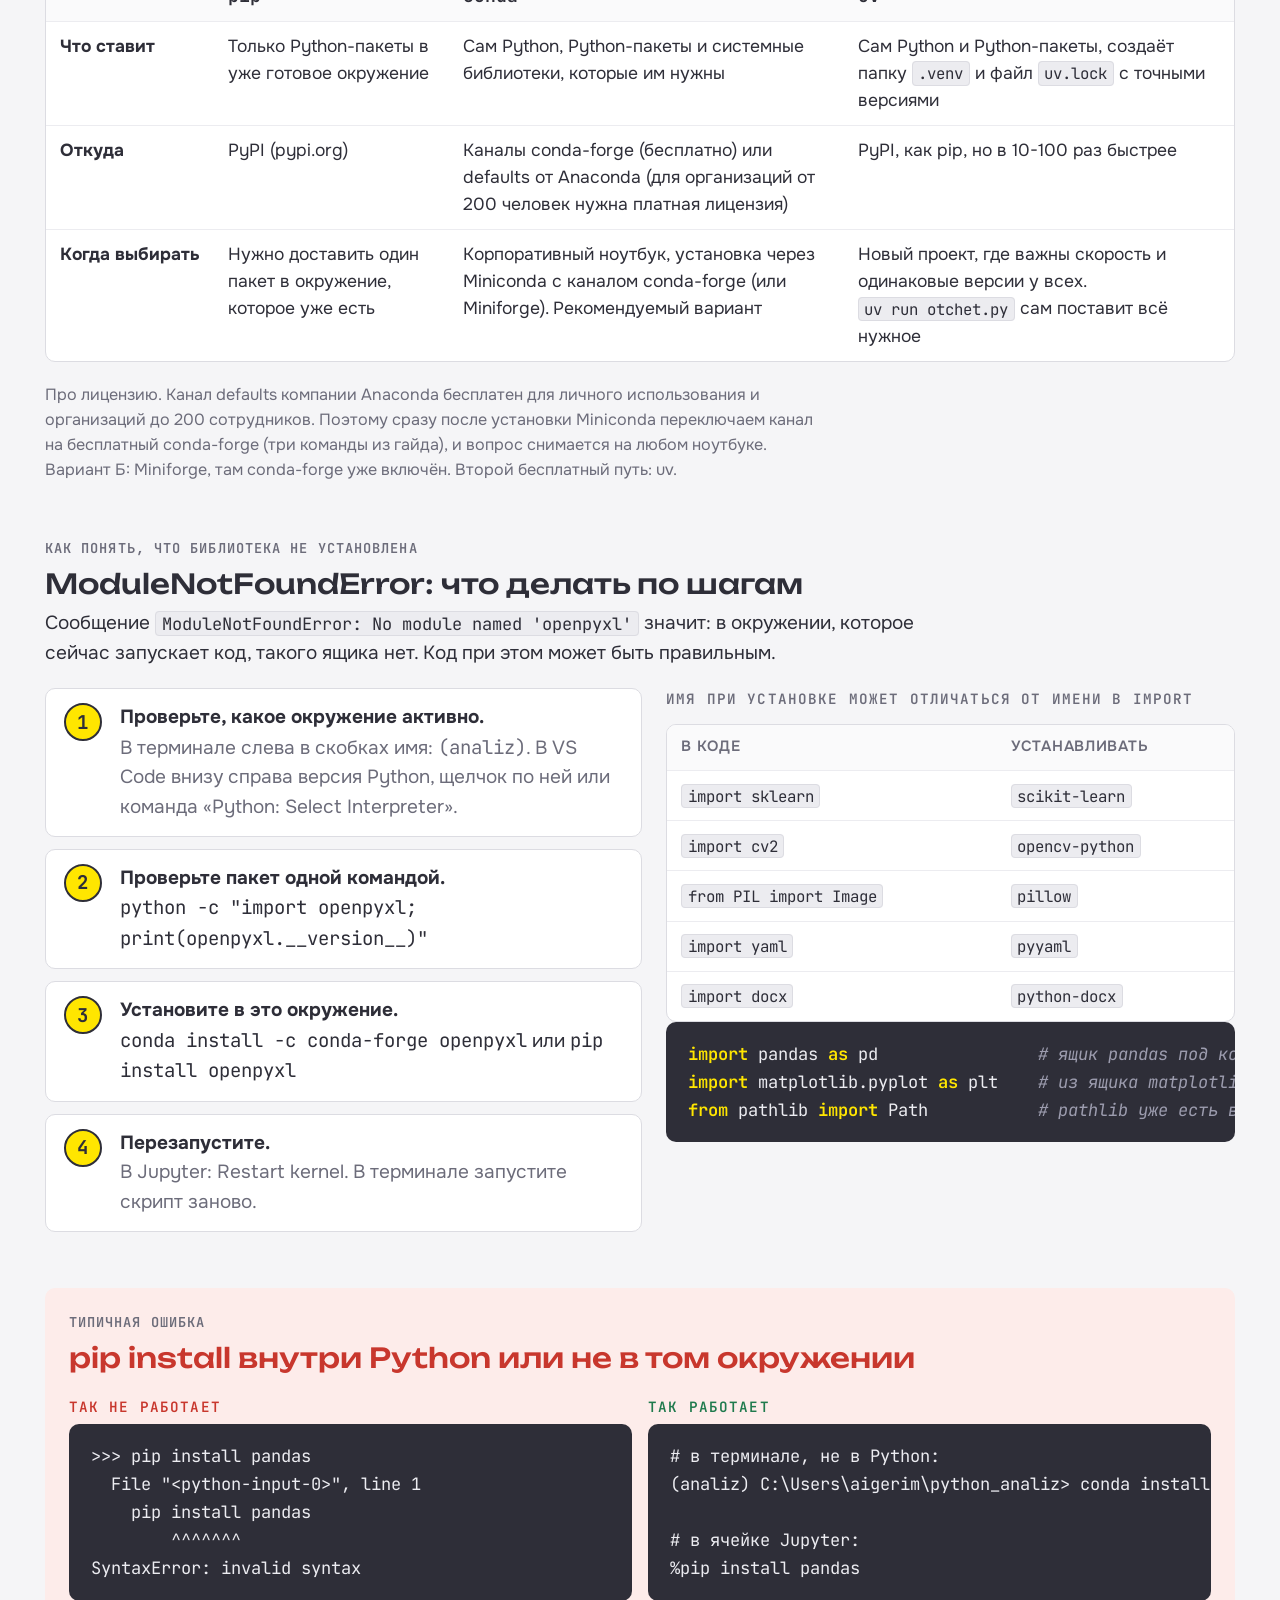
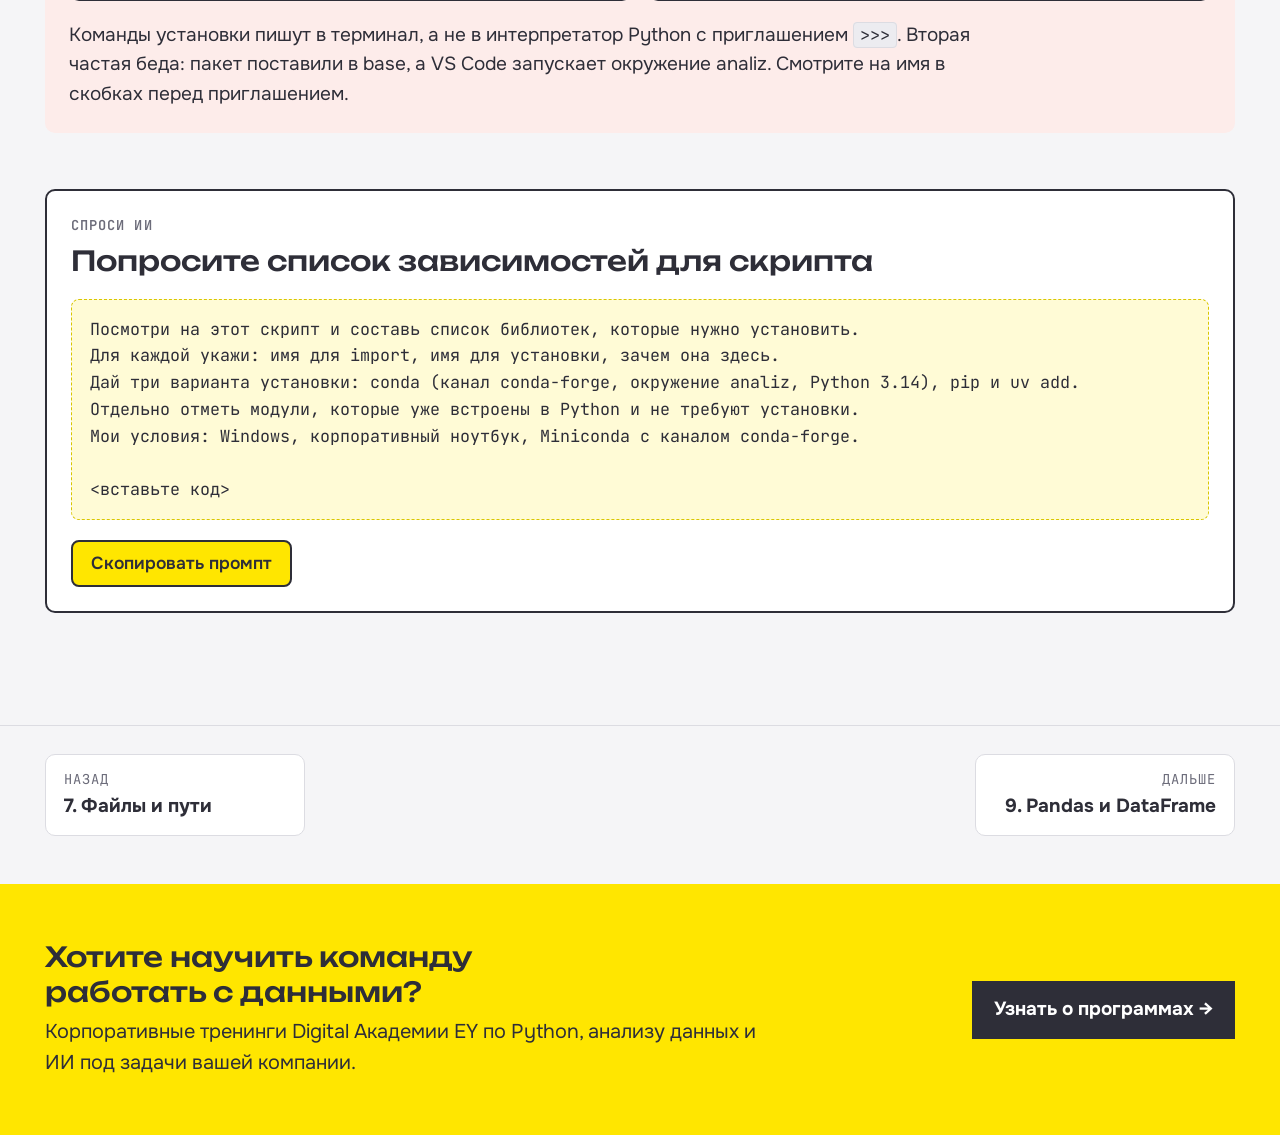
<file: 08_библиотеки_и_окружения.html>
<!doctype html>
<html lang="ru">
<head>
<meta charset="utf-8">
<meta name="viewport" content="width=device-width, initial-scale=1">
<meta name="robots" content="noindex">
<title>Библиотеки и окружения</title>
<link rel="preconnect" href="https://fonts.googleapis.com">
<link rel="preconnect" href="https://fonts.gstatic.com" crossorigin>
<link rel="stylesheet" href="https://fonts.googleapis.com/css2?family=JetBrains+Mono:wght@400;600&family=Onest:wght@400;500;600;700&family=Unbounded:wght@500;700&display=swap">
<link rel="icon" href="data:image/svg+xml,%3Csvg xmlns=%22http://www.w3.org/2000/svg%22 viewBox=%22-13 0 1195 1195%22%3E%3Cstyle%3E.l%7Bfill:%232E2E38%7D%40media %28prefers-color-scheme:dark%29%7B.l%7Bfill:%23fff%7D%7D%3C/style%3E%3Cpath fill=%22%23FFE600%22 d=%22M0 427 1168 0v220z%22/%3E%3Cpath class=%22l%22 d=%22M10 604h335l79 136H187v97h214v124H187v97h296v136H10zM401 604h195l101 192 100-192h193L784 961v233H607V961z%22/%3E%3C/svg%3E">
<link rel="stylesheet" href="style.css">
<style>
  .os-switch { display: inline-flex; border: 2px solid var(--ink); border-radius: 10px; overflow: hidden; }
  .os-switch button { font: inherit; font-weight: 600; padding: 9px 18px; border: 0; background: var(--surface); cursor: pointer; }
  .os-switch button.is-on { background: var(--ink); color: var(--yellow); }
  .envs { display: grid; grid-template-columns: repeat(3, minmax(0, 1fr)); gap: 18px; }
  @media (max-width: 1000px) { .envs { grid-template-columns: minmax(0, 1fr); } }
  .env { font: inherit; text-align: left; color: var(--ink); cursor: pointer; border: 2px solid var(--line); border-radius: 12px; background: var(--surface); padding: 0; overflow: hidden; display: grid; align-content: start; transition: border-color 0.25s ease, transform 0.25s ease, box-shadow 0.25s ease; }
  .env:hover { border-color: var(--ink); }
  .env.is-on { border-color: var(--ink); box-shadow: 0 10px 24px rgba(46,46,56,0.14); transform: translateY(-3px); }
  .env-top { display: flex; justify-content: space-between; align-items: center; padding: 12px 16px; background: var(--line-2); gap: 10px; }
  .env.is-on .env-top { background: var(--ink); color: #fff; }
  .env-name { font-family: var(--f-mono); font-weight: 700; font-size: 1rem; }
  .env.is-on .env-name { color: var(--yellow); }
  .env-badge { font-size: 0.72rem; font-weight: 700; padding: 2px 8px; border-radius: 4px; background: var(--yellow); color: var(--ink); visibility: hidden; }
  .env.is-on .env-badge { visibility: visible; }
  .env-body { padding: 14px 16px 16px; display: grid; gap: 10px; }
  .env-desc { font-size: 0.85rem; color: var(--muted); }
  .tools { display: flex; flex-wrap: wrap; gap: 8px; min-height: 76px; align-content: flex-start; }
  .tool { font-family: var(--f-mono); font-size: 0.8rem; font-weight: 600; padding: 5px 10px; border: 2px solid var(--ink); border-radius: 6px; background: #F0E4CE; box-shadow: inset 0 -4px 0 rgba(46,46,56,0.12); }
  .tool.py { background: var(--ink); color: var(--yellow); }
  .tool.new { animation: pop 0.5s ease; background: var(--yellow); }
  .term { background: #1F1F27; color: #E6E6EE; border-radius: var(--r); font-family: var(--f-mono); font-size: 0.9rem; line-height: 1.6; overflow: hidden; }
  .term-bar { display: flex; align-items: center; gap: 8px; padding: 9px 14px; background: #2E2E38; color: #B9B9C8; font-size: 0.78rem; }
  .term-bar i { width: 11px; height: 11px; border-radius: 50%; background: #55556A; display: inline-block; }
  .term-body { padding: 14px 18px; height: 300px; overflow-y: auto; white-space: pre-wrap; }
  .term .pr { color: var(--yellow); }
  .term .ok { color: #9FE0A6; }
  .term .er { color: #FF8F84; }
  .term .mu { color: #8E8EA2; }
  .term-in { display: flex; align-items: center; gap: 8px; padding: 10px 18px 14px; border-top: 1px solid #34343F; }
  .term-in .pr { white-space: nowrap; }
  .term-in input { flex: 1; background: transparent; border: 0; color: #fff; font-family: var(--f-mono); font-size: 0.9rem; padding: 4px 0; }
  .term-in input:focus { outline: none; box-shadow: none; }
  .cmds { display: flex; flex-wrap: wrap; gap: 8px; }
  .cmd-list { display: grid; gap: 10px; }
  .cmd-row { display: grid; grid-template-columns: minmax(0, 1fr) auto; gap: 12px; align-items: center; background: var(--surface); border: 1px solid var(--line); border-radius: 8px; padding: 10px 14px; }
  .cmd-row code.c { font-family: var(--f-mono); font-size: 0.9rem; background: none; border: 0; padding: 0; white-space: pre-wrap; word-break: break-all; }
  .cmd-row .d { font-size: 0.82rem; color: var(--muted); grid-column: 1; }
  .cmd-group h3 { margin-bottom: 10px; }
  .cmp-table td:first-child { font-weight: 700; white-space: nowrap; }
  .cmp-table th:not(:first-child) { font-family: var(--f-mono); font-size: 0.95rem; text-transform: none; letter-spacing: 0; color: var(--ink); }
  .steps { counter-reset: s; display: grid; gap: 12px; }
  .step { display: grid; grid-template-columns: 42px 1fr; gap: 14px; align-items: start; background: var(--surface); border: 1px solid var(--line); border-radius: 10px; padding: 14px 18px; }
  .step::before { counter-increment: s; content: counter(s); width: 34px; height: 34px; display: grid; place-items: center; border-radius: 50%; background: var(--yellow); border: 2px solid var(--ink); font-family: var(--f-mono); font-weight: 700; }
</style>
</head>
<body data-page="8">
<header id="site-header"></header>

<main class="wrap">
  <div class="hero">
    <h1>Библиотеки и окружения</h1>
    <p class="lead">Библиотека (library, пакет) это готовый код, который написали другие: pandas читает Excel, matplotlib рисует графики. Окружение (environment) это отдельная папка со своим Python и своим набором библиотек под конкретный проект.</p>
    <div class="metaphor">
      <span class="m-label">Метафора</span>
      <p>Библиотека это <b>ящик с готовыми инструментами</b>, <code>import</code> значит «достать ящик». Окружение это <b>отдельный набор ящиков под проект</b>, чтобы проекты не мешали друг другу: в одном pandas 3, в старом отчёте pandas 2, и оба работают.</p>
    </div>
  </div>

  <section class="block anim">
    <div class="block-head"><span class="tag">Анимация</span></div>
    <figure><video controls playsinline preload="none" poster="video/10_environments.jpg" src="video/10_environments.mp4"></video></figure>
  </section>

  <section class="block" id="envs">
    <div class="block-head">
      <span class="tag">Интерактив</span>
      <h2>Три окружения на одном ноутбуке</h2>
      <p>Щёлкните по окружению, чтобы активировать его. Потом пробуйте команды: готовыми кнопками или пишите в терминал сами. Установка кладёт ящик только в активное окружение.</p>
    </div>
    <div class="btn-row"><span class="small muted">Система:</span>
      <div class="os-switch" role="group" aria-label="Операционная система"><button data-os="win" class="is-on">Windows</button><button data-os="mac">macOS</button></div>
    </div>
    <div class="envs" id="envCards"></div>
    <div class="split">
      <div class="term">
        <div class="term-bar"><i></i><i></i><i></i><span id="termTitle">Anaconda Prompt (miniconda3)</span></div>
        <div class="term-body" id="termBody"></div>
        <div class="term-in"><span class="pr" id="termPrompt"></span><input id="termInput" type="text" spellcheck="false" autocomplete="off" aria-label="Команда терминала" placeholder="введите команду и Enter"></div>
      </div>
      <div class="stack">
        <div class="panel-title">Попробуйте по порядку</div>
        <div class="cmds" id="quickCmds"></div>
        <div class="note" id="termNote">Сейчас активно окружение <b>base</b>. В нём нет pandas. Нажмите <code>import pandas</code> и посмотрите на ошибку.</div>
      </div>
    </div>
  </section>

  <section class="block" id="commands">
    <div class="block-head">
      <span class="tag">Шпаргалка</span>
      <h2>Команды для <span id="osName">Windows</span></h2>
      <p id="osHint"></p>
    </div>
    <div class="grid-2">
      <div class="cmd-group"><h3>conda (Miniconda, Miniforge)</h3><div class="cmd-list" id="cmdConda"></div></div>
      <div class="cmd-group"><h3>uv и pip</h3><div class="cmd-list" id="cmdUv"></div></div>
    </div>
  </section>

  <section class="block">
    <div class="block-head">
      <span class="tag">Сравнение</span>
      <h2>pip, conda и uv</h2>
    </div>
    <div class="table-wrap">
      <table class="t cmp-table">
        <thead><tr><th></th><th>pip</th><th>conda</th><th>uv</th></tr></thead>
        <tbody>
          <tr><td>Что ставит</td><td>Только Python-пакеты в уже готовое окружение</td><td>Сам Python, Python-пакеты и системные библиотеки, которые им нужны</td><td>Сам Python и Python-пакеты, создаёт папку <code>.venv</code> и файл <code>uv.lock</code> с точными версиями</td></tr>
          <tr><td>Откуда</td><td>PyPI (pypi.org)</td><td>Каналы conda-forge (бесплатно) или defaults от Anaconda (для организаций от 200 человек нужна платная лицензия)</td><td>PyPI, как pip, но в 10-100 раз быстрее</td></tr>
          <tr><td>Когда выбирать</td><td>Нужно доставить один пакет в окружение, которое уже есть</td><td>Корпоративный ноутбук, установка через Miniconda с каналом conda-forge (или Miniforge). Рекомендуемый вариант</td><td>Новый проект, где важны скорость и одинаковые версии у всех. <code>uv run otchet.py</code> сам поставит всё нужное</td></tr>
        </tbody>
      </table>
    </div>
    <p class="small muted">Про лицензию. Канал defaults компании Anaconda бесплатен для личного использования и организаций до 200 сотрудников. Поэтому сразу после установки Miniconda переключаем канал на бесплатный conda-forge (три команды из гайда), и вопрос снимается на любом ноутбуке. Вариант Б: Miniforge, там conda-forge уже включён. Второй бесплатный путь: uv.</p>
  </section>

  <section class="block" id="missing">
    <div class="block-head">
      <span class="tag">Как понять, что библиотека не установлена</span>
      <h2>ModuleNotFoundError: что делать по шагам</h2>
      <p>Сообщение <code>ModuleNotFoundError: No module named 'openpyxl'</code> значит: в окружении, которое сейчас запускает код, такого ящика нет. Код при этом может быть правильным.</p>
    </div>
    <div class="split">
      <div class="steps">
        <div class="step"><div><b>Проверьте, какое окружение активно.</b><br><span class="muted">В терминале слева в скобках имя: <code>(analiz)</code>. В VS Code внизу справа версия Python, щелчок по ней или команда «Python: Select Interpreter».</span></div></div>
        <div class="step"><div><b>Проверьте пакет одной командой.</b><br><code>python -c "import openpyxl; print(openpyxl.__version__)"</code></div></div>
        <div class="step"><div><b>Установите в это окружение.</b><br><code>conda install -c conda-forge openpyxl</code> или <code>pip install openpyxl</code></div></div>
        <div class="step"><div><b>Перезапустите.</b><br><span class="muted">В Jupyter: Restart kernel. В терминале запустите скрипт заново.</span></div></div>
      </div>
      <div class="stack">
        <div class="panel-title">Имя при установке может отличаться от имени в import</div>
        <div class="table-wrap">
          <table class="t"><thead><tr><th>В коде</th><th>Устанавливать</th></tr></thead><tbody>
            <tr><td><code>import sklearn</code></td><td><code>scikit-learn</code></td></tr>
            <tr><td><code>import cv2</code></td><td><code>opencv-python</code></td></tr>
            <tr><td><code>from PIL import Image</code></td><td><code>pillow</code></td></tr>
            <tr><td><code>import yaml</code></td><td><code>pyyaml</code></td></tr>
            <tr><td><code>import docx</code></td><td><code>python-docx</code></td></tr>
          </tbody></table>
        </div>
        <pre data-hl>import pandas as pd                # ящик pandas под коротким именем pd
import matplotlib.pyplot as plt    # из ящика matplotlib достали pyplot
from pathlib import Path           # pathlib уже есть в Python, ставить не нужно</pre>
      </div>
    </div>
  </section>

  <section class="block mistake">
    <div class="block-head">
      <span class="tag">Типичная ошибка</span>
      <h2>pip install внутри Python или не в том окружении</h2>
    </div>
    <div class="pair">
      <div><div class="bad-label">Так не работает</div>
<pre data-hl="plain">&gt;&gt;&gt; pip install pandas
  File "&lt;python-input-0&gt;", line 1
    pip install pandas
        ^^^^^^^
SyntaxError: invalid syntax</pre></div>
      <div><div class="good-label">Так работает</div>
<pre data-hl="plain"># в терминале, не в Python:
(analiz) C:\Users\aigerim\python_analiz&gt; conda install pandas

# в ячейке Jupyter:
%pip install pandas</pre></div>
    </div>
    <p>Команды установки пишут в терминал, а не в интерпретатор Python с приглашением <code>&gt;&gt;&gt;</code>. Вторая частая беда: пакет поставили в base, а VS Code запускает окружение analiz. Смотрите на имя в скобках перед приглашением.</p>
  </section>

  <section class="block ask">
    <div class="block-head">
      <span class="tag">Спроси ИИ</span>
      <h2>Попросите список зависимостей для скрипта</h2>
    </div>
<pre class="prompt-box" id="prompt8">Посмотри на этот скрипт и составь список библиотек, которые нужно установить.
Для каждой укажи: имя для import, имя для установки, зачем она здесь.
Дай три варианта установки: conda (канал conda-forge, окружение analiz, Python 3.14), pip и uv add.
Отдельно отметь модули, которые уже встроены в Python и не требуют установки.
Мои условия: Windows, корпоративный ноутбук, Miniconda с каналом conda-forge.

&lt;вставьте код&gt;</pre>
    <div class="btn-row"><button class="btn primary" data-copy="#prompt8">Скопировать промпт</button></div>
  </section>
</main>

<nav id="pager"></nav>

<script src="app.js"></script>
<script>
(function () {
  var $ = function (id) { return document.getElementById(id); };
  var ENVS = {
    base: { py: "3.14", desc: "Создаётся при установке Miniconda. Сюда ничего не ставим.", pkgs: { pip: "25.2", conda: "25.7" } },
    analiz: { py: "3.14", desc: "Рабочее окружение. Всё для отчёта по добыче.", pkgs: { pandas: "3.0.6", numpy: "2.5.3", matplotlib: "3.11.2", openpyxl: "3.1.5", jupyter: "1.1.1" } },
    old_report: { py: "3.11", desc: "Старый отчёт коллеги. Работает только с pandas 2.", pkgs: { pandas: "2.2.3", numpy: "1.26.4", requests: "2.32.3" } }
  };
  var AVAILABLE = { seaborn: "0.13.2", openpyxl: "3.1.5", pandas: "3.0.6", numpy: "2.5.3", matplotlib: "3.11.2", requests: "2.32.5", jupyter: "1.1.1", ruff: "0.16.8", "scikit-learn": "1.8.0", pyyaml: "6.0.3" };
  var IMPORT_TO_PKG = { sklearn: "scikit-learn", yaml: "pyyaml" };
  var BUILTIN = ["pathlib", "json", "csv", "datetime", "math", "os", "sys"];
  var active = "base", os = "win", justAdded = null;
  var termBody = $("termBody"), termInput = $("termInput");

  function prompt() {
    if (os === "win") return "(" + active + ") C:\\Users\\aigerim\\python_analiz>";
    return "(" + active + ") aigerim@MacBook python_analiz %";
  }
  function renderEnvs() {
    $("envCards").innerHTML = Object.keys(ENVS).map(function (name) {
      var e = ENVS[name];
      var tools = '<span class="tool py">python ' + e.py + "</span>" + Object.keys(e.pkgs).map(function (p) {
        return '<span class="tool' + (justAdded && justAdded[0] === name && justAdded[1].indexOf(p) >= 0 ? " new" : "") + '">' + p + " " + e.pkgs[p] + "</span>";
      }).join("");
      return '<button class="env' + (name === active ? " is-on" : "") + '" data-env="' + name + '"><div class="env-top"><span class="env-name">' + name + '</span><span class="env-badge">активно</span></div><div class="env-body"><div class="env-desc">' + EY.esc(e.desc) + '</div><div class="tools">' + tools + "</div></div></button>";
    }).join("");
    justAdded = null;
    document.querySelectorAll("[data-env]").forEach(function (b) {
      b.addEventListener("click", function () { runCmd("conda activate " + b.getAttribute("data-env"), true); });
    });
    $("termPrompt").textContent = prompt();
  }
  function print(html) { termBody.insertAdjacentHTML("beforeend", html + "\n"); termBody.scrollTop = termBody.scrollHeight; }
  function note(html) { $("termNote").innerHTML = html; }
  function installPkgs(pkgs, tool) {
    var env = ENVS[active], added = [], out = [];
    pkgs.forEach(function (p) {
      p = p.toLowerCase().replace(/==.*$/, "");
      if (!AVAILABLE[p]) { out.push('<span class="er">' + (tool === "conda" ? "PackagesNotFoundError: The following packages are not available from current channels:\n  - " + EY.esc(p) : "ERROR: No matching distribution found for " + EY.esc(p)) + "</span>"); return; }
      if (env.pkgs[p]) { out.push('<span class="mu">Requirement already satisfied: ' + p + " " + env.pkgs[p] + "</span>"); return; }
      env.pkgs[p] = AVAILABLE[p]; added.push(p);
    });
    if (added.length) {
      if (tool === "conda") out.unshift('<span class="mu">Channels:\n - conda-forge\nSolving environment: done\n\nThe following NEW packages will be INSTALLED:\n' + added.map(function (p) { return "  " + p + "  conda-forge/noarch::" + p + "-" + AVAILABLE[p]; }).join("\n") + "\n\nProceed ([y]/n)? y\n</span>" + '<span class="ok">Executing transaction: done</span>');
      else if (tool === "uv") out.unshift('<span class="mu">Resolved 34 packages in 180ms\nInstalled ' + added.length + " package" + (added.length > 1 ? "s" : "") + " in 95ms</span>\n" + added.map(function (p) { return '<span class="ok"> + ' + p + "==" + AVAILABLE[p] + "</span>"; }).join("\n"));
      else out.unshift('<span class="mu">Collecting ' + added.join(" ") + "\n  Downloading " + added[0] + "-" + AVAILABLE[added[0]] + "-py3-none-any.whl</span>\n" + '<span class="ok">Successfully installed ' + added.map(function (p) { return p + "-" + AVAILABLE[p]; }).join(" ") + "</span>");
      justAdded = [active, added];
    }
    print(out.join("\n"));
    renderEnvs();
    if (added.length) note("Ящик <b>" + added.join(", ") + "</b> появился только в окружении <b>" + active + "</b>. В других окружениях его по-прежнему нет.");
  }
  function runCmd(cmd, fromCard) {
    cmd = cmd.trim();
    if (!cmd) return;
    print('<span class="pr">' + EY.esc(prompt()) + "</span> " + EY.esc(cmd));
    var m;
    if (/^(clear|cls)$/.test(cmd)) { termBody.innerHTML = ""; return; }
    if ((m = /^conda activate\s+(\S+)$/.exec(cmd))) {
      if (!ENVS[m[1]]) { print('<span class="er">EnvironmentNameNotFound: Could not find conda environment: ' + EY.esc(m[1]) + "\nYou can list all discoverable environments with `conda info --envs`.</span>"); note("Такого окружения нет. Посмотрите список: <code>conda env list</code>."); return; }
      active = m[1]; renderEnvs();
      note("Активно окружение <b>" + active + "</b>. Имя в скобках перед приглашением показывает, какие ящики сейчас доступны.");
      return;
    }
    if (/^conda deactivate$/.test(cmd)) { active = "base"; renderEnvs(); note("Вернулись в base."); return; }
    if (/^conda (env list|info --envs)$/.test(cmd)) {
      print('<span class="mu"># conda environments:\n#</span>\n' + Object.keys(ENVS).map(function (n) { var p = os === "win" ? "C:\\Users\\aigerim\\miniconda3" + (n === "base" ? "" : "\\envs\\" + n) : "/Users/aigerim/miniconda3" + (n === "base" ? "" : "/envs/" + n); return (n + "                 ").slice(0, 14) + (n === active ? "*  " : "   ") + p; }).join("\n"));
      return;
    }
    if ((m = /^conda create -n\s+(\S+)(?:\s+python=(\S+))?(?:\s+-y)?$/.exec(cmd))) {
      ENVS[m[1]] = { py: m[2] || "3.14", desc: "Новое окружение, пока без библиотек.", pkgs: {} };
      print('<span class="mu">Channels:\n - conda-forge\nSolving environment: done</span>\n<span class="ok">done\n#\n# To activate this environment, use\n#\n#     $ conda activate ' + EY.esc(m[1]) + "</span>");
      renderEnvs(); note("Создали пустое окружение <b>" + EY.esc(m[1]) + "</b>. Чтобы им пользоваться, активируйте его."); return;
    }
    if ((m = /^conda install(?:\s+-c\s+conda-forge)?(?:\s+-y)?\s+(.+)$/.exec(cmd))) { installPkgs(m[1].split(/\s+/).filter(function (x) { return x !== "-y"; }), "conda"); return; }
    if ((m = /^pip install\s+(.+)$/.exec(cmd))) { installPkgs(m[1].split(/\s+/), "pip"); return; }
    if ((m = /^uv add\s+(.+)$/.exec(cmd))) { installPkgs(m[1].split(/\s+/), "uv"); return; }
    if (/^(conda list|pip list)$/.test(cmd)) {
      var e = ENVS[active];
      print('<span class="mu">Package        Version\n-------------- -------</span>\n' + Object.keys(e.pkgs).concat(["python"]).map(function (p) { return (p + "               ").slice(0, 15) + (p === "python" ? e.py : e.pkgs[p]); }).join("\n"));
      return;
    }
    if ((m = /^(?:python3?|py) -c ["']import (\w+)(?:\s+as\s+\w+)?(?:;.*)?["']$/.exec(cmd))) {
      var mod = m[1], pkg = IMPORT_TO_PKG[mod] || mod, env2 = ENVS[active];
      if (BUILTIN.indexOf(mod) >= 0) { print('<span class="ok">ок: ' + mod + " встроен в Python, ставить не нужно</span>"); return; }
      if (env2.pkgs[pkg]) { print('<span class="ok">' + env2.pkgs[pkg] + "</span>"); note("В окружении <b>" + active + "</b> есть " + pkg + " версии " + env2.pkgs[pkg] + "."); return; }
      print('<span class="er">Traceback (most recent call last):\n  File "&lt;string&gt;", line 1, in &lt;module&gt;\n    import ' + EY.esc(mod) + "\nModuleNotFoundError: No module named '" + EY.esc(mod) + "'</span>");
      note("В окружении <b>" + active + "</b> нет ящика <b>" + EY.esc(pkg) + "</b>. Либо активируйте окружение, где он есть, либо установите: <code>conda install " + EY.esc(pkg) + "</code>.");
      return;
    }
    if (/^(?:python3?|py|uv run) otchet\.py$/.test(cmd)) {
      var en = ENVS[active];
      if (/^uv run/.test(cmd)) { print('<span class="mu">Using CPython 3.14.6\nCreating virtual environment at: .venv\nInstalled 12 packages in 140ms</span>\n<span class="ok">Строк: 1837\nОтчёт сохранён: результаты\\отчёт_добыча_2026.xlsx</span>'); note("<code>uv run</code> сам создал окружение .venv по файлу pyproject.toml и запустил скрипт."); return; }
      var need = ["pandas", "openpyxl"].filter(function (p) { return !en.pkgs[p]; });
      if (need.length) { print('<span class="er">Traceback (most recent call last):\n  File "' + (os === "win" ? "C:\\Users\\aigerim\\python_analiz\\otchet.py" : "/Users/aigerim/python_analiz/otchet.py") + '", line 7, in &lt;module&gt;\n    import ' + need[0] + "\nModuleNotFoundError: No module named '" + need[0] + "'</span>"); note("Скрипту нужен " + need[0] + ", а в <b>" + active + "</b> его нет. Активируйте analiz: <code>conda activate analiz</code>."); return; }
      if (en.pkgs.pandas && en.pkgs.pandas.charAt(0) === "2") { print('<span class="ok">Строк: 1837</span>\n<span class="er">FutureWarning: ... this behavior will change in pandas 3.0</span>'); note("Скрипт написан под pandas 3, а здесь pandas 2. Работает, но с предупреждениями. Поэтому у каждого проекта своё окружение."); return; }
      print('<span class="ok">Строк: 1837\nОтчёт сохранён: результаты' + (os === "win" ? "\\" : "/") + "отчёт_добыча_2026.xlsx</span>"); note("Скрипт отработал в окружении <b>" + active + "</b>."); return;
    }
    if (/^>>>|^import /.test(cmd)) { print('<span class="er">Это команда Python, а не терминала. Используйте: python -c "import pandas"</span>'); return; }
    print('<span class="er">' + (os === "win" ? "'" + EY.esc(cmd.split(" ")[0]) + "' не является внутренней или внешней командой" : "zsh: command not found: " + EY.esc(cmd.split(" ")[0])) + '</span>\n<span class="mu">Эмулятор понимает: conda activate/create/install, conda env list, pip install, uv add, python -c "import X", python otchet.py, uv run otchet.py</span>');
  }

  var QUICK = [
    'python -c "import pandas"',
    "conda activate analiz",
    'python -c "import pandas"',
    'python -c "import seaborn"',
    "conda install -c conda-forge seaborn",
    "python otchet.py",
    "conda activate old_report",
    "python otchet.py",
    "conda env list",
    "uv run otchet.py"
  ];
  $("quickCmds").innerHTML = QUICK.map(function (c, i) { return '<button class="chip-btn" data-q="' + i + '">' + EY.esc(c) + "</button>"; }).join("");
  var typing = false;
  document.querySelectorAll("#quickCmds [data-q]").forEach(function (b) {
    b.addEventListener("click", async function () {
      if (typing) return; typing = true;
      var c = QUICK[+b.getAttribute("data-q")];
      termInput.value = "";
      for (var i = 0; i < c.length; i++) { termInput.value += c.charAt(i); await EY.wait(18); }
      await EY.wait(150);
      termInput.value = ""; runCmd(c);
      b.classList.add("is-on");
      typing = false;
    });
  });
  termInput.addEventListener("keydown", function (e) { if (e.key === "Enter") { var c = termInput.value; termInput.value = ""; runCmd(c); } });

  /* шпаргалка по ОС */
  function cmdRow(c, d) { return '<div class="cmd-row"><code class="c">' + EY.esc(c) + '</code><button class="btn small copy-btn" data-copy-text="' + EY.esc(c) + '">Копировать</button><span class="d">' + d + "</span></div>"; }
  function renderCmds() {
    var win = os === "win";
    $("osName").textContent = win ? "Windows" : "macOS";
    $("osHint").innerHTML = win ? "Команды conda пишем в <b>Anaconda Prompt (miniconda3)</b> из меню Пуск либо во встроенном терминале VS Code. Запуск Python: <code>python</code> или <code>py</code>." :
      "Команды пишем в приложении <b>Терминал</b> или во встроенном терминале VS Code. Запуск Python: <code>python3</code> (внутри активного conda-окружения работает и <code>python</code>).";
    $("termTitle").textContent = win ? "Anaconda Prompt (miniconda3)" : "Терминал, zsh";
    $("cmdConda").innerHTML =
      cmdRow("conda create -n analiz python=3.14", "создать окружение analiz с Python 3.14") +
      cmdRow("conda activate analiz", "включить окружение, в начале строки появится (analiz)") +
      cmdRow("conda install -c conda-forge pandas openpyxl matplotlib jupyter", "поставить библиотеки для анализа данных из бесплатного канала") +
      cmdRow("conda env list", "список окружений, активное отмечено *") +
      cmdRow("conda deactivate", "выйти из окружения");
    $("cmdUv").innerHTML =
      cmdRow(win ? 'powershell -ExecutionPolicy ByPass -c "irm https://astral.sh/uv/install.ps1 | iex"' : "curl -LsSf https://astral.sh/uv/install.sh | sh", "установить uv (один раз)") +
      cmdRow("uv init", "сделать из папки проект: появится pyproject.toml") +
      cmdRow("uv add pandas openpyxl matplotlib", "добавить библиотеки в проект") +
      cmdRow("uv run otchet.py", "запустить скрипт, uv сам создаст .venv и поставит пакеты") +
      cmdRow(win ? ".venv\\Scripts\\activate" : "source .venv/bin/activate", "включить окружение .venv вручную") +
      cmdRow("pip install openpyxl", "доставить пакет в активное окружение через pip");
    renderEnvs();
  }
  document.querySelectorAll("[data-os]").forEach(function (b) {
    b.addEventListener("click", function () {
      os = b.getAttribute("data-os");
      document.querySelectorAll("[data-os]").forEach(function (x) { x.classList.toggle("is-on", x === b); });
      renderCmds();
      print('<span class="mu">· переключились на ' + (os === "win" ? "Windows" : "macOS") + " ·</span>");
    });
  });
  renderCmds();
  print('<span class="mu">Эмулятор терминала. Команды ничего не ставят на ваш компьютер.</span>');
})();
</script>
</body>
</html>
</file>
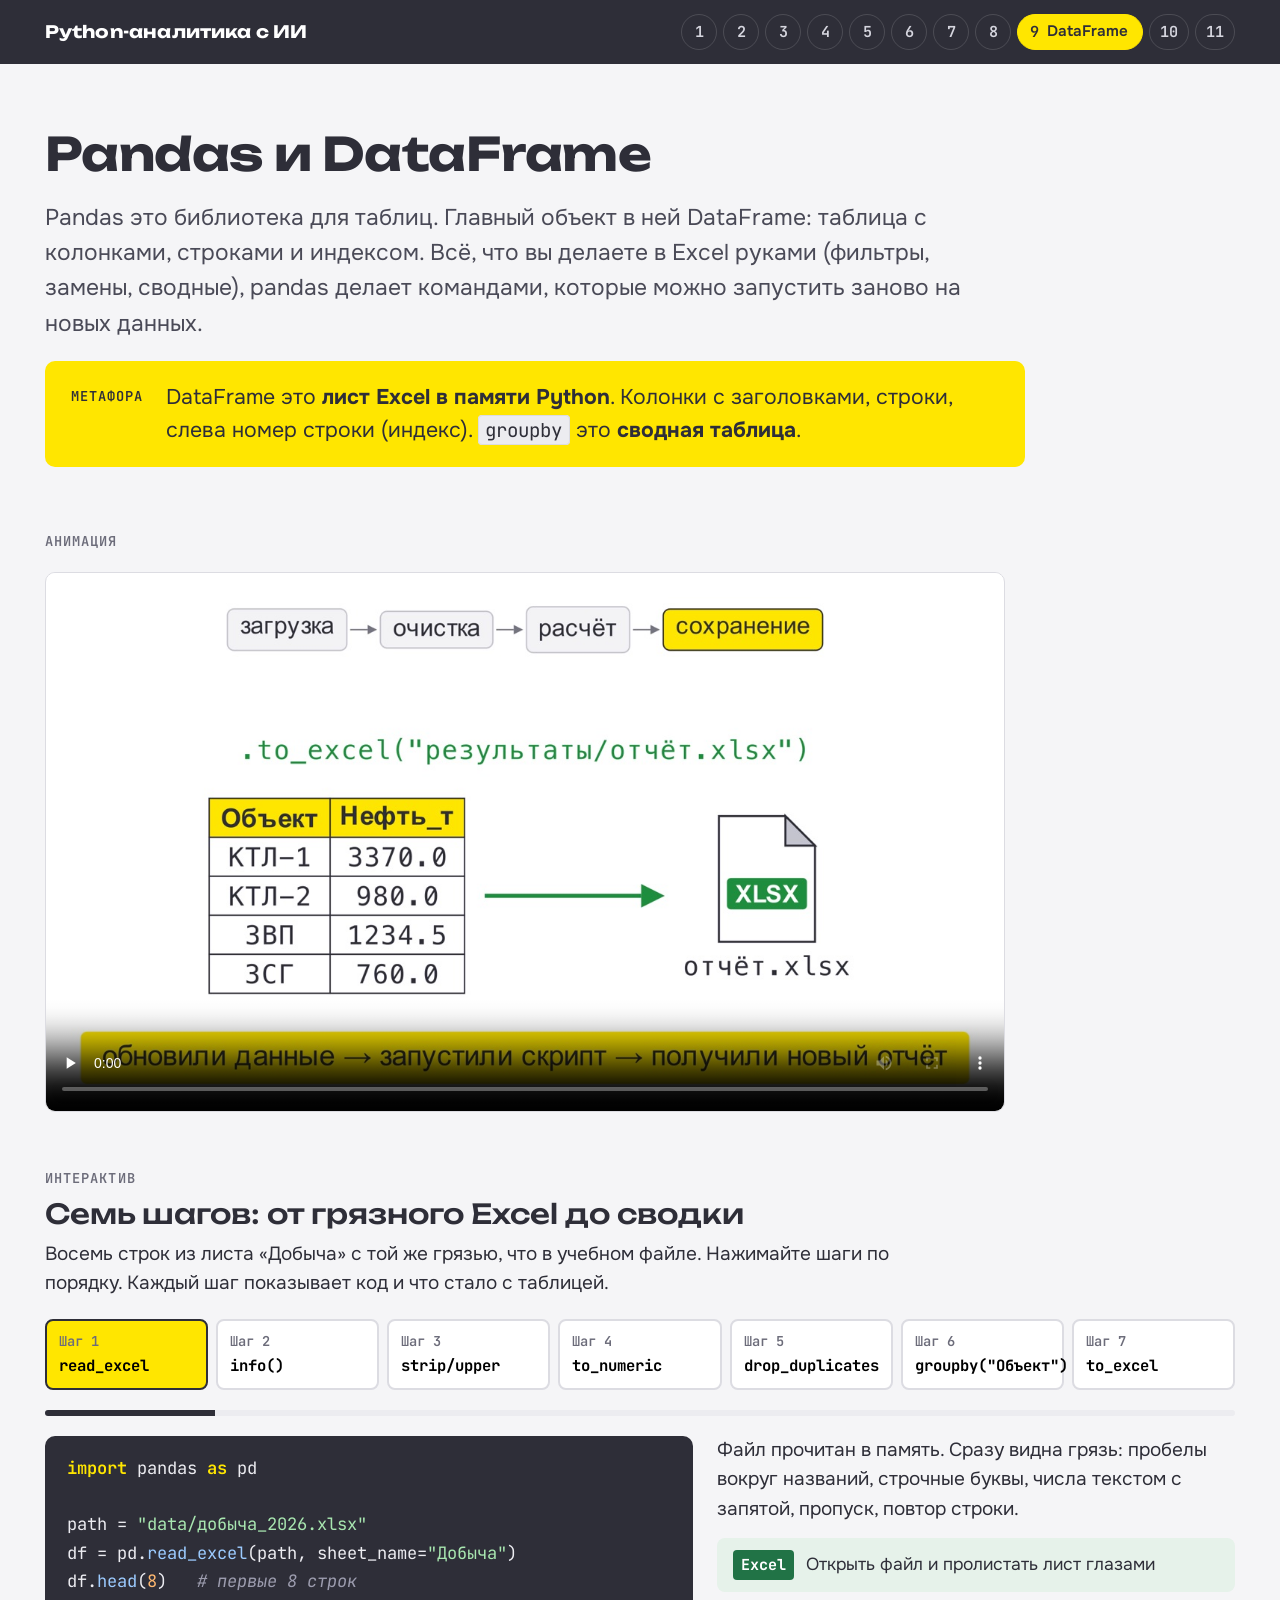
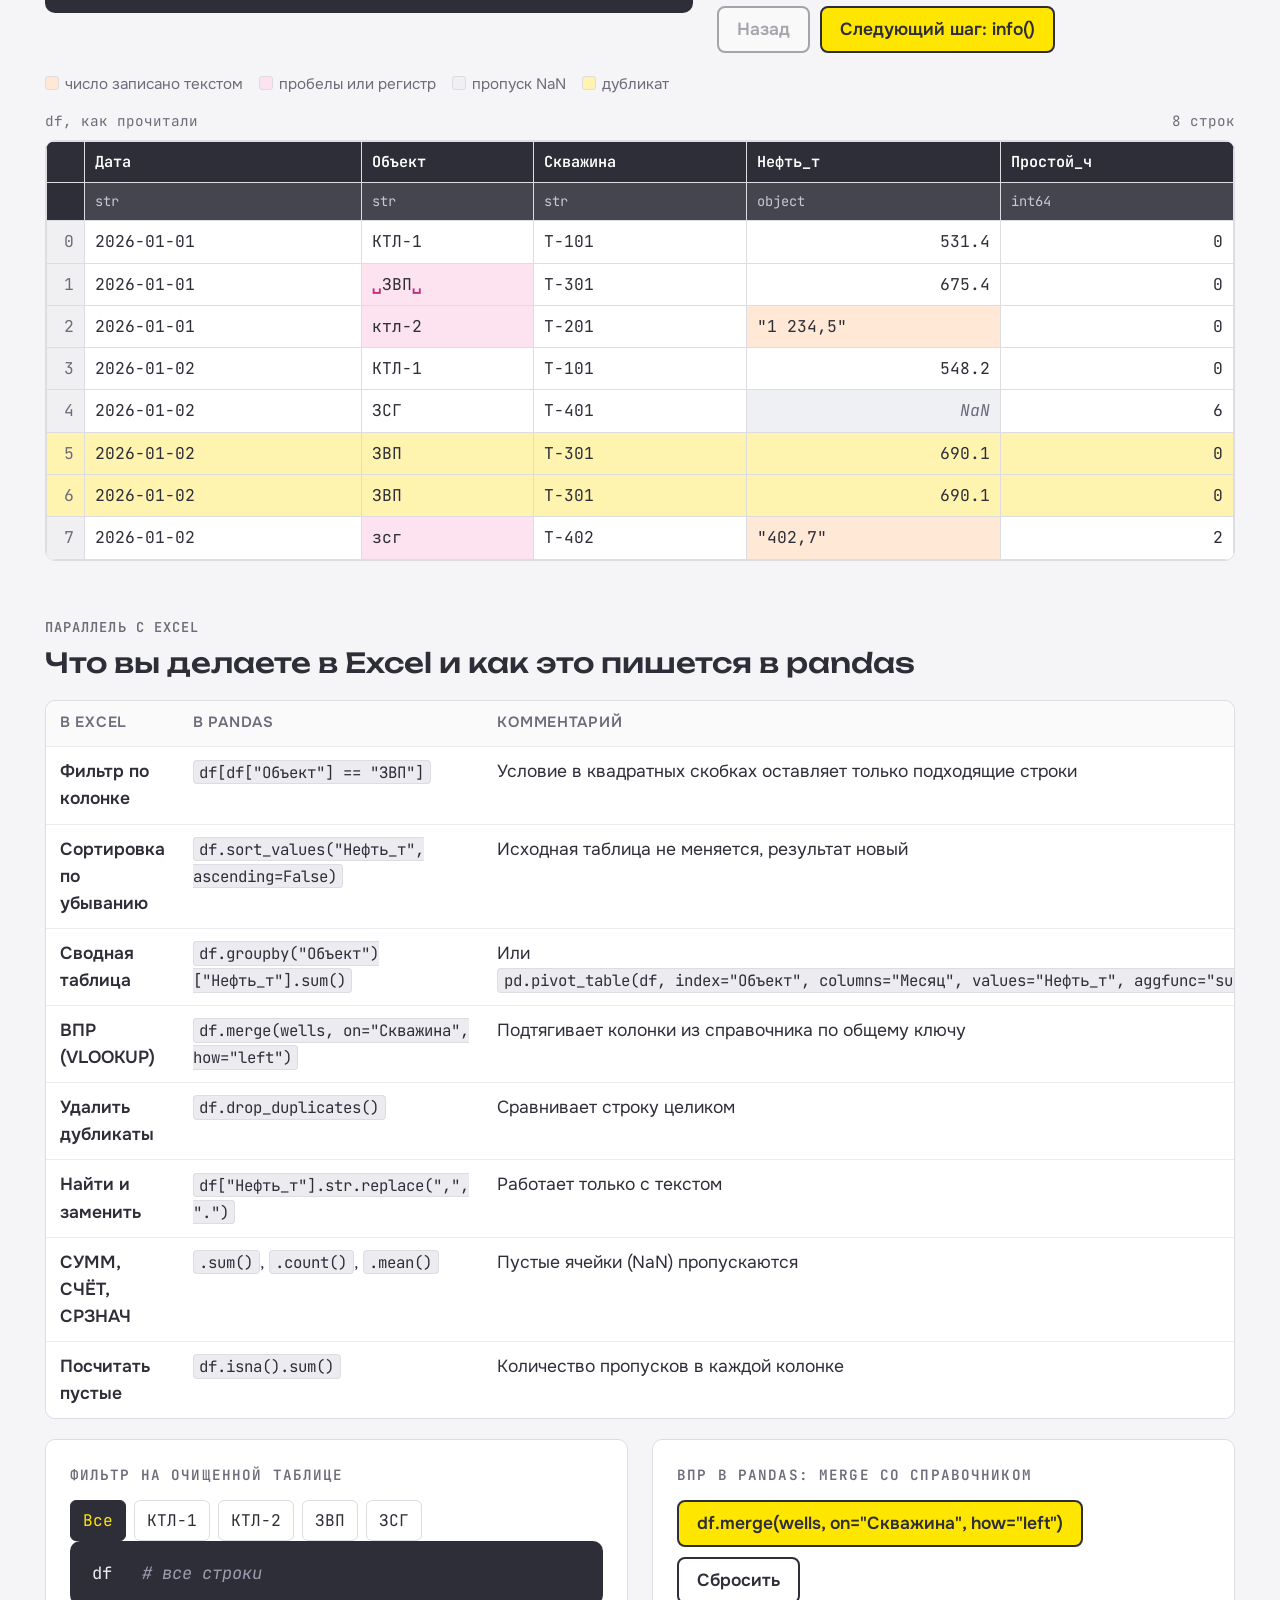
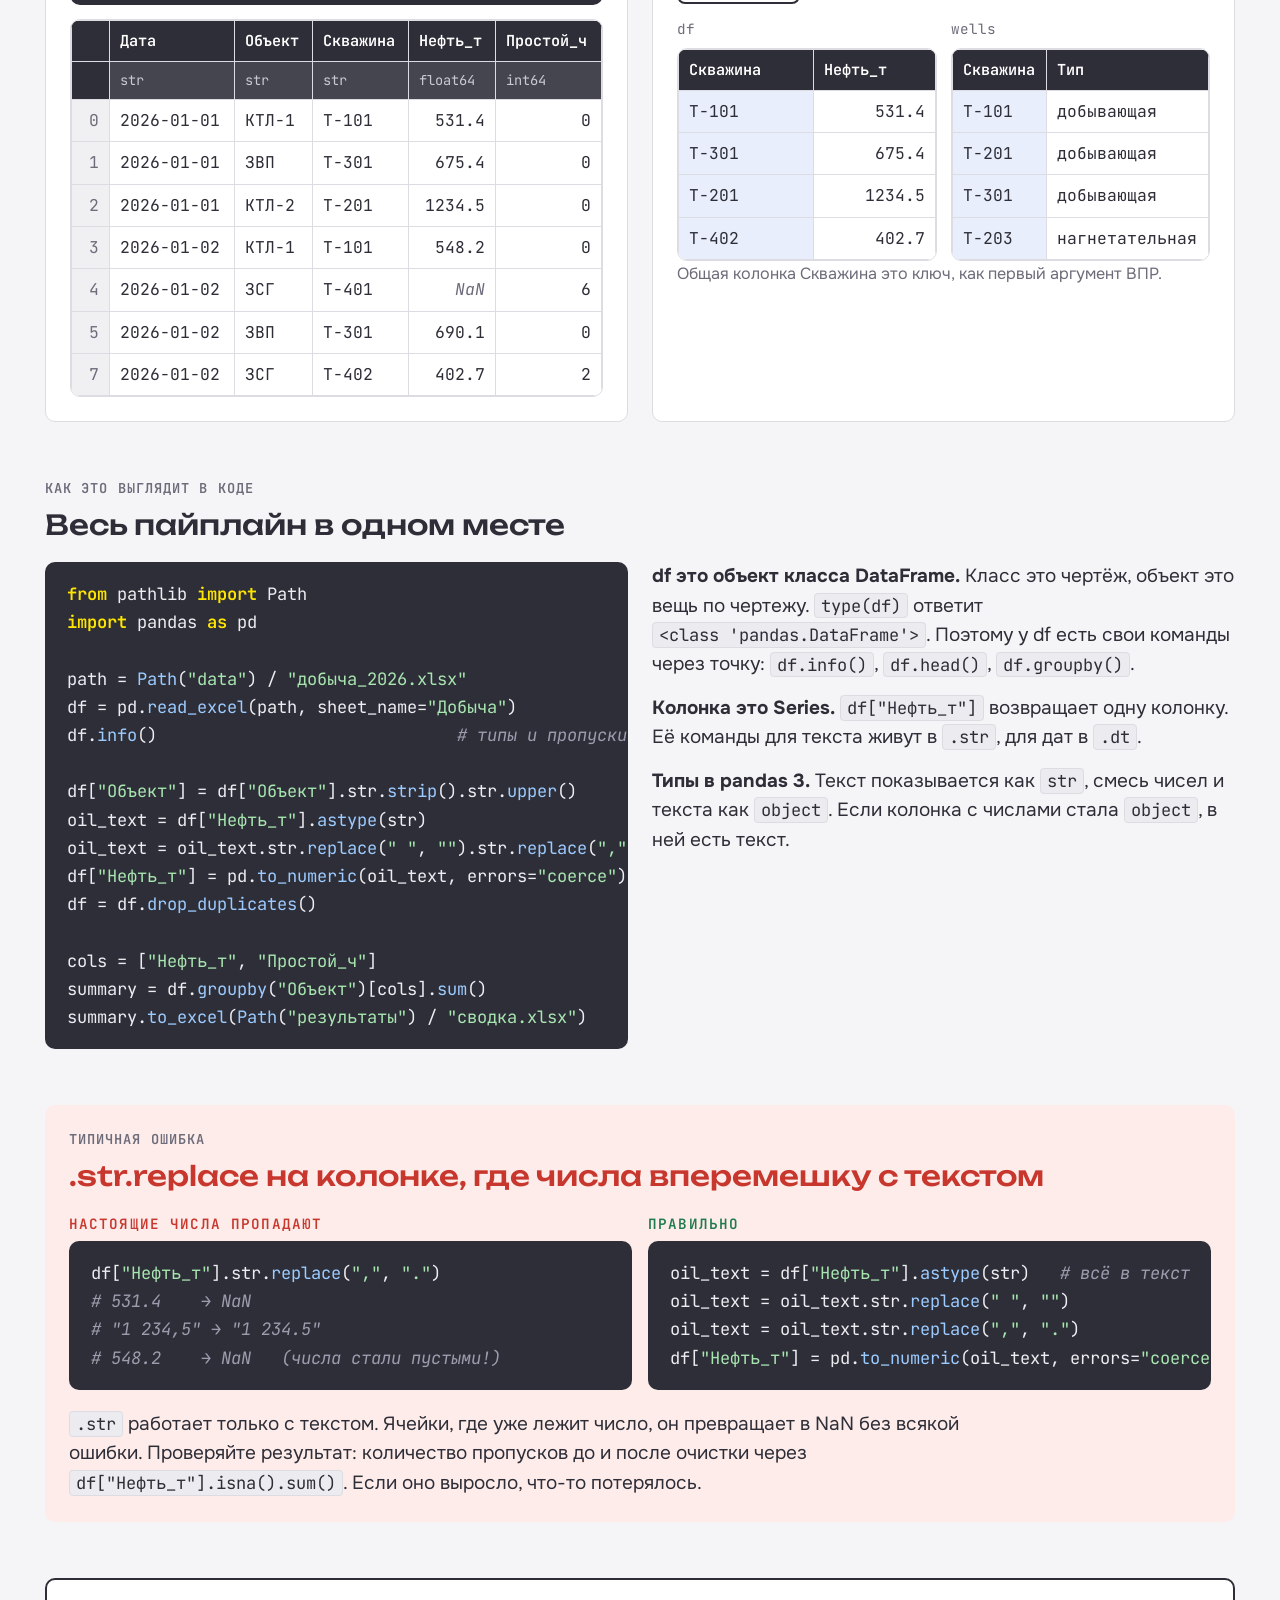
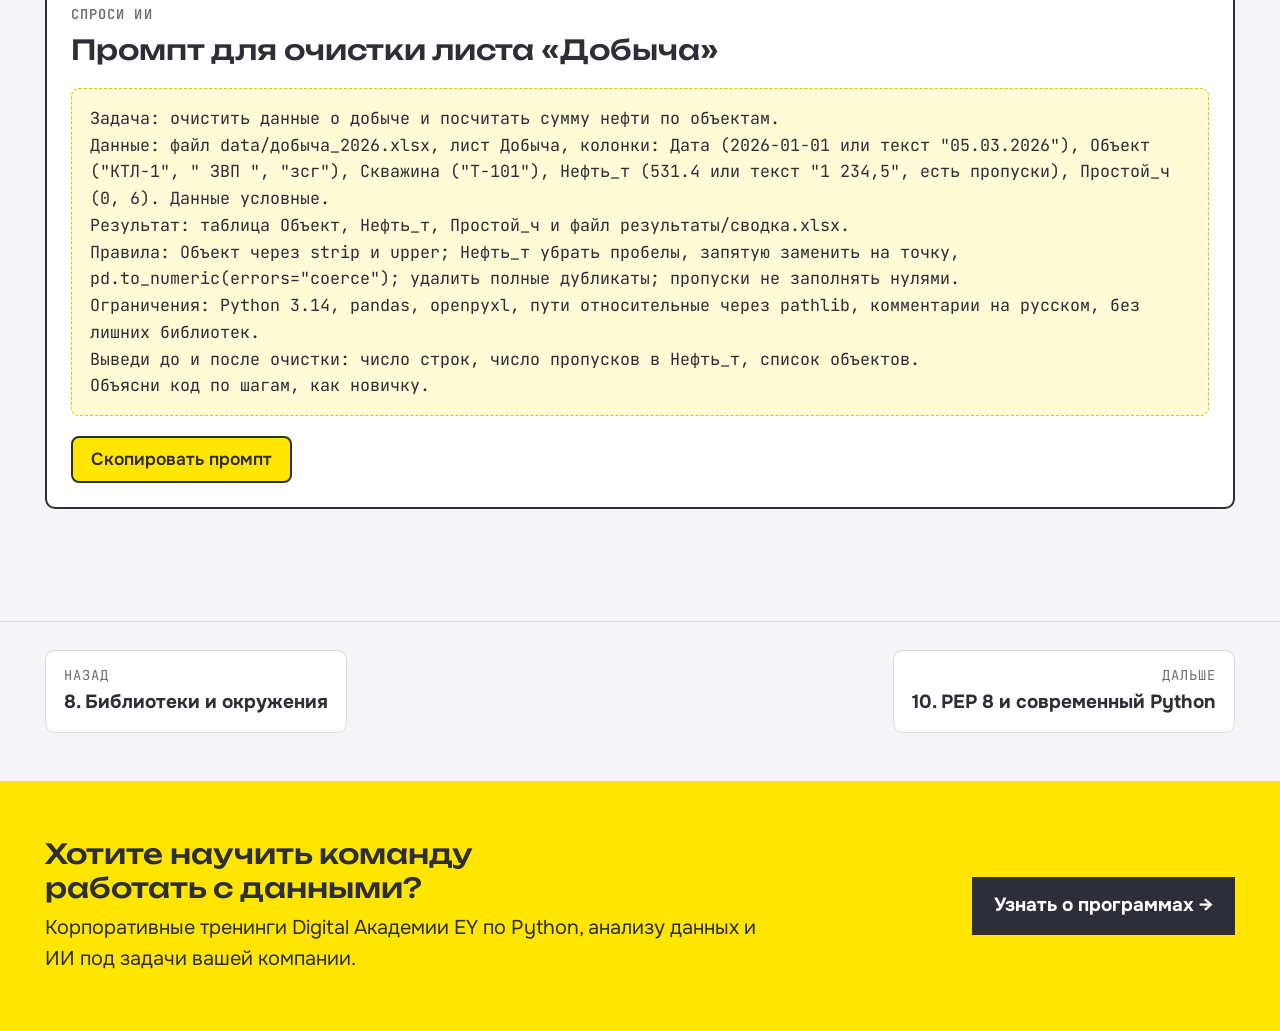
<file: 09_pandas_dataframe.html>
<!doctype html>
<html lang="ru">
<head>
<meta charset="utf-8">
<meta name="viewport" content="width=device-width, initial-scale=1">
<meta name="robots" content="noindex">
<title>Pandas и DataFrame</title>
<link rel="preconnect" href="https://fonts.googleapis.com">
<link rel="preconnect" href="https://fonts.gstatic.com" crossorigin>
<link rel="stylesheet" href="https://fonts.googleapis.com/css2?family=JetBrains+Mono:wght@400;600&family=Onest:wght@400;500;600;700&family=Unbounded:wght@500;700&display=swap">
<link rel="icon" href="data:image/svg+xml,%3Csvg xmlns=%22http://www.w3.org/2000/svg%22 viewBox=%22-13 0 1195 1195%22%3E%3Cstyle%3E.l%7Bfill:%232E2E38%7D%40media %28prefers-color-scheme:dark%29%7B.l%7Bfill:%23fff%7D%7D%3C/style%3E%3Cpath fill=%22%23FFE600%22 d=%22M0 427 1168 0v220z%22/%3E%3Cpath class=%22l%22 d=%22M10 604h335l79 136H187v97h214v124H187v97h296v136H10zM401 604h195l101 192 100-192h193L784 961v233H607V961z%22/%3E%3C/svg%3E">
<link rel="stylesheet" href="style.css">
<style>
  .stepper { display: grid; grid-template-columns: repeat(7, minmax(0, 1fr)); gap: 8px; }
  @media (max-width: 1000px) { .stepper { grid-template-columns: repeat(2, minmax(0, 1fr)); } }
  .stepper button { font: inherit; cursor: pointer; text-align: left; padding: 10px 12px; border-radius: 8px; border: 2px solid var(--line); background: var(--surface); display: grid; gap: 2px; transition: border-color 0.2s ease, background 0.2s ease; }
  .stepper button:hover { border-color: var(--ink); }
  .stepper .sn { font-family: var(--f-mono); font-size: 0.72rem; color: var(--muted); font-weight: 600; }
  .stepper .st { font-family: var(--f-mono); font-size: 0.82rem; font-weight: 700; }
  .stepper button.done { background: var(--yellow-wash); border-color: #E7D24A; }
  .stepper button.is-on { background: var(--yellow); border-color: var(--ink); }
  .progress { height: 6px; background: var(--line-2); border-radius: 3px; overflow: hidden; }
  .progress i { display: block; height: 100%; background: var(--ink); transition: width 0.5s ease; }
  .pipe { display: grid; grid-template-columns: minmax(0, 1.25fr) minmax(0, 1fr); gap: 20px 24px; align-items: start; }
  .pipe .res-area { grid-column: 1 / -1; }
  @media (max-width: 1000px) { .pipe { grid-template-columns: minmax(0, 1fr); } }
  .step-note { font-size: 1rem; }
  .excel-hint { display: grid; grid-template-columns: auto 1fr; gap: 12px; align-items: center; background: #E6F2EA; border-radius: 8px; padding: 12px 16px; font-size: 0.92rem; }
  .excel-hint .x { background: #217346; color: #fff; font-weight: 700; font-family: var(--f-mono); font-size: 0.8rem; border-radius: 4px; padding: 3px 8px; }
  table.df { border-collapse: collapse; font-family: var(--f-mono); font-size: 0.86rem; width: 100%; background: var(--surface); }
  table.df th, table.df td { border: 1px solid var(--line); padding: 8px 10px; text-align: left; white-space: nowrap; transition: background 0.4s ease; }
  table.df th { background: var(--ink); color: #fff; font-weight: 600; font-size: 0.8rem; }
  table.df th.dt { font-weight: 400; color: #C9C9D4; font-size: 0.72rem; background: #45454F; }
  table.df td.idx, table.df th.idx { background: #F0F0F3; color: var(--muted); text-align: right; width: 38px; }
  table.df th.idx { background: var(--ink); }
  table.df td.num { text-align: right; font-variant-numeric: tabular-nums; }
  table.df td.nan { color: var(--muted); font-style: italic; text-align: right; }
  table.df td.dirty-text { background: #FFE9D6; }
  table.df td.dirty-space { background: #FDE2F0; }
  table.df td.dirty-nan { background: #EEF0F4; }
  table.df tr.dup td { background: #FFF3B0; }
  table.df td.changed { background: var(--yellow) !important; animation: flash 1s ease; }
  table.df tr.removing td { text-decoration: line-through; opacity: 0.4; }
  .sp { color: #C0307A; font-weight: 700; }
  .legend { display: flex; flex-wrap: wrap; gap: 8px 16px; font-size: 0.8rem; color: var(--muted); }
  .legend span::before { content: ""; display: inline-block; width: 12px; height: 12px; border-radius: 3px; margin-right: 6px; vertical-align: -1px; border: 1px solid var(--line); }
  .legend .l1::before { background: #FFE9D6; } .legend .l2::before { background: #FDE2F0; } .legend .l3::before { background: #EEF0F4; } .legend .l4::before { background: #FFF3B0; }
  .info-out { font-family: var(--f-mono); font-size: 0.84rem; white-space: pre; background: #FBFBFC; border: 1px solid var(--line); border-radius: 8px; padding: 14px 16px; overflow-x: auto; line-height: 1.55; }
  .info-out .bad { background: #FFE9D6; font-weight: 700; }
  .sheet { border: 1px solid #B7C9BC; border-radius: 6px; overflow: hidden; background: var(--surface); }
  .sheet-bar { background: #217346; color: #fff; padding: 8px 12px; font-size: 0.85rem; font-weight: 600; display: flex; justify-content: space-between; }
  table.xl { border-collapse: collapse; width: 100%; font-family: "Calibri", var(--f-body); font-size: 0.9rem; }
  table.xl td, table.xl th { border: 1px solid #D4DCD6; padding: 6px 10px; }
  table.xl th { background: #F3F5F4; color: #666; font-weight: 400; font-size: 0.78rem; text-align: center; }
  table.xl td.rn { background: #F3F5F4; color: #666; text-align: center; width: 34px; font-size: 0.78rem; }
  table.xl td.h { font-weight: 700; }
  table.xl td.n { text-align: right; }
  .sheet-tabs { display: flex; gap: 2px; background: #F3F5F4; padding: 4px 8px 0; font-size: 0.78rem; }
  .sheet-tabs span { padding: 4px 12px; background: var(--surface); border: 1px solid #D4DCD6; border-bottom: 0; border-radius: 4px 4px 0 0; color: #217346; font-weight: 700; }
  .wrong { display: grid; gap: 8px; }
  .res-area { display: grid; gap: 14px; }
  .res-area .enter { animation: rise 0.45s ease; }
  @keyframes rise { from { opacity: 0; transform: translateY(8px); } to { opacity: 1; transform: none; } }
  .xl-map td:first-child { font-weight: 600; }
  .xl-map td:nth-child(2) code { white-space: normal; }
  .filter-row { display: flex; gap: 8px; flex-wrap: wrap; align-items: center; }
  .merge { display: grid; grid-template-columns: minmax(0, 1fr) minmax(0, 0.8fr) minmax(0, 1.3fr); gap: 16px; align-items: start; }
  @media (max-width: 1000px) { .merge { grid-template-columns: minmax(0, 1fr); } }
  table.df td.key { background: #E8EEFB; }
  table.df td.joined { background: var(--green-soft); }
</style>
</head>
<body data-page="9">
<header id="site-header"></header>

<main class="wrap">
  <div class="hero">
    <h1>Pandas и DataFrame</h1>
    <p class="lead">Pandas это библиотека для таблиц. Главный объект в ней DataFrame: таблица с колонками, строками и индексом. Всё, что вы делаете в Excel руками (фильтры, замены, сводные), pandas делает командами, которые можно запустить заново на новых данных.</p>
    <div class="metaphor">
      <span class="m-label">Метафора</span>
      <p>DataFrame это <b>лист Excel в памяти Python</b>. Колонки с заголовками, строки, слева номер строки (индекс). <code>groupby</code> это <b>сводная таблица</b>.</p>
    </div>
  </div>

  <section class="block anim">
    <div class="block-head"><span class="tag">Анимация</span></div>
    <figure><video controls playsinline preload="none" poster="video/08_dataframe_pipeline.jpg" src="video/08_dataframe_pipeline.mp4"></video></figure>
  </section>

  <section class="block" id="pipe">
    <div class="block-head">
      <span class="tag">Интерактив</span>
      <h2>Семь шагов: от грязного Excel до сводки</h2>
      <p>Восемь строк из листа «Добыча» с той же грязью, что в учебном файле. Нажимайте шаги по порядку. Каждый шаг показывает код и что стало с таблицей.</p>
    </div>
    <div class="stepper" id="stepper"></div>
    <div class="progress"><i id="prog" style="width:0"></i></div>
    <div class="pipe">
      <pre class="code" id="stepCode"></pre>
      <div class="stack">
        <p class="step-note" id="stepNote"></p>
        <div class="excel-hint" id="excelHint"><span class="x">Excel</span><span></span></div>
        <div class="btn-row">
          <button class="btn" id="btnPrev">Назад</button>
          <button class="btn primary" id="btnNext">Следующий шаг</button>
        </div>
      </div>
      <div class="res-area" id="resArea"></div>
    </div>
  </section>

  <section class="block" id="excel">
    <div class="block-head">
      <span class="tag">Параллель с Excel</span>
      <h2>Что вы делаете в Excel и как это пишется в pandas</h2>
    </div>
    <div class="table-wrap">
      <table class="t xl-map">
        <thead><tr><th>В Excel</th><th>В pandas</th><th>Комментарий</th></tr></thead>
        <tbody>
          <tr><td>Фильтр по колонке</td><td><code>df[df["Объект"] == "ЗВП"]</code></td><td>Условие в квадратных скобках оставляет только подходящие строки</td></tr>
          <tr><td>Сортировка по убыванию</td><td><code>df.sort_values("Нефть_т", ascending=False)</code></td><td>Исходная таблица не меняется, результат новый</td></tr>
          <tr><td>Сводная таблица</td><td><code>df.groupby("Объект")["Нефть_т"].sum()</code></td><td>Или <code>pd.pivot_table(df, index="Объект", columns="Месяц", values="Нефть_т", aggfunc="sum")</code></td></tr>
          <tr><td>ВПР (VLOOKUP)</td><td><code>df.merge(wells, on="Скважина", how="left")</code></td><td>Подтягивает колонки из справочника по общему ключу</td></tr>
          <tr><td>Удалить дубликаты</td><td><code>df.drop_duplicates()</code></td><td>Сравнивает строку целиком</td></tr>
          <tr><td>Найти и заменить</td><td><code>df["Нефть_т"].str.replace(",", ".")</code></td><td>Работает только с текстом</td></tr>
          <tr><td>СУММ, СЧЁТ, СРЗНАЧ</td><td><code>.sum()</code>, <code>.count()</code>, <code>.mean()</code></td><td>Пустые ячейки (NaN) пропускаются</td></tr>
          <tr><td>Посчитать пустые</td><td><code>df.isna().sum()</code></td><td>Количество пропусков в каждой колонке</td></tr>
        </tbody>
      </table>
    </div>

    <div class="grid-2">
      <div class="panel stack">
        <div class="panel-title" style="margin:0">Фильтр на очищенной таблице</div>
        <div class="filter-row" id="filterRow"></div>
        <pre class="code" id="filterCode"></pre>
        <div class="table-wrap"><table class="df" id="filterTable"></table></div>
      </div>
      <div class="panel stack">
        <div class="panel-title" style="margin:0">ВПР в pandas: merge со справочником</div>
        <div class="btn-row"><button class="btn primary" id="btnMerge">df.merge(wells, on="Скважина", how="left")</button><button class="btn" id="btnMergeReset">Сбросить</button></div>
        <div id="mergeArea"></div>
      </div>
    </div>
  </section>

  <section class="block">
    <div class="block-head">
      <span class="tag">Как это выглядит в коде</span>
      <h2>Весь пайплайн в одном месте</h2>
    </div>
    <div class="grid-2">
<pre data-hl>from pathlib import Path
import pandas as pd

path = Path("data") / "добыча_2026.xlsx"
df = pd.read_excel(path, sheet_name="Добыча")
df.info()                              # типы и пропуски

df["Объект"] = df["Объект"].str.strip().str.upper()
oil_text = df["Нефть_т"].astype(str)
oil_text = oil_text.str.replace(" ", "").str.replace(",", ".")
df["Нефть_т"] = pd.to_numeric(oil_text, errors="coerce")
df = df.drop_duplicates()

cols = ["Нефть_т", "Простой_ч"]
summary = df.groupby("Объект")[cols].sum()
summary.to_excel(Path("результаты") / "сводка.xlsx")</pre>
      <div class="stack">
        <p><b>df это объект класса DataFrame.</b> Класс это чертёж, объект это вещь по чертежу. <code>type(df)</code> ответит <code>&lt;class 'pandas.DataFrame'&gt;</code>. Поэтому у df есть свои команды через точку: <code>df.info()</code>, <code>df.head()</code>, <code>df.groupby()</code>.</p>
        <p><b>Колонка это Series.</b> <code>df["Нефть_т"]</code> возвращает одну колонку. Её команды для текста живут в <code>.str</code>, для дат в <code>.dt</code>.</p>
        <p><b>Типы в pandas 3.</b> Текст показывается как <code>str</code>, смесь чисел и текста как <code>object</code>. Если колонка с числами стала <code>object</code>, в ней есть текст.</p>
      </div>
    </div>
  </section>

  <section class="block mistake">
    <div class="block-head">
      <span class="tag">Типичная ошибка</span>
      <h2>.str.replace на колонке, где числа вперемешку с текстом</h2>
    </div>
    <div class="pair">
      <div><div class="bad-label">Настоящие числа пропадают</div>
<pre data-hl>df["Нефть_т"].str.replace(",", ".")
# 531.4    → NaN
# "1 234,5" → "1 234.5"
# 548.2    → NaN   (числа стали пустыми!)</pre></div>
      <div><div class="good-label">Правильно</div>
<pre data-hl>oil_text = df["Нефть_т"].astype(str)   # всё в текст
oil_text = oil_text.str.replace(" ", "")
oil_text = oil_text.str.replace(",", ".")
df["Нефть_т"] = pd.to_numeric(oil_text, errors="coerce")</pre></div>
    </div>
    <p><code>.str</code> работает только с текстом. Ячейки, где уже лежит число, он превращает в NaN без всякой ошибки. Проверяйте результат: количество пропусков до и после очистки через <code>df["Нефть_т"].isna().sum()</code>. Если оно выросло, что-то потерялось.</p>
  </section>

  <section class="block ask">
    <div class="block-head">
      <span class="tag">Спроси ИИ</span>
      <h2>Промпт для очистки листа «Добыча»</h2>
    </div>
<pre class="prompt-box" id="prompt9">Задача: очистить данные о добыче и посчитать сумму нефти по объектам.
Данные: файл data/добыча_2026.xlsx, лист Добыча, колонки: Дата (2026-01-01 или текст "05.03.2026"), Объект ("КТЛ-1", " ЗВП ", "зсг"), Скважина ("T-101"), Нефть_т (531.4 или текст "1 234,5", есть пропуски), Простой_ч (0, 6). Данные условные.
Результат: таблица Объект, Нефть_т, Простой_ч и файл результаты/сводка.xlsx.
Правила: Объект через strip и upper; Нефть_т убрать пробелы, запятую заменить на точку, pd.to_numeric(errors="coerce"); удалить полные дубликаты; пропуски не заполнять нулями.
Ограничения: Python 3.14, pandas, openpyxl, пути относительные через pathlib, комментарии на русском, без лишних библиотек.
Выведи до и после очистки: число строк, число пропусков в Нефть_т, список объектов.
Объясни код по шагам, как новичку.</pre>
    <div class="btn-row"><button class="btn primary" data-copy="#prompt9">Скопировать промпт</button></div>
  </section>
</main>

<nav id="pager"></nav>

<script src="app.js"></script>
<script>
(function () {
  var $ = function (id) { return document.getElementById(id); };
  var COLS = ["Дата", "Объект", "Скважина", "Нефть_т", "Простой_ч"];
  var RAW = [
    ["2026-01-01", "КТЛ-1", "T-101", 531.4, 0],
    ["2026-01-01", " ЗВП ", "T-301", 675.4, 0],
    ["2026-01-01", "ктл-2", "T-201", "1 234,5", 0],
    ["2026-01-02", "КТЛ-1", "T-101", 548.2, 0],
    ["2026-01-02", "ЗСГ", "T-401", null, 6],
    ["2026-01-02", "ЗВП", "T-301", 690.1, 0],
    ["2026-01-02", "ЗВП", "T-301", 690.1, 0],
    ["2026-01-02", "зсг", "T-402", "402,7", 2]
  ];
  function fmtNum(v) { return Number.isInteger(v) ? v.toFixed(1) : String(v); }
  function clone(rows) { return rows.map(function (r) { return { i: r.i, v: r.v.slice() }; }); }
  function stateAt(step) {
    var rows = RAW.map(function (v, i) { return { i: i, v: v.slice() }; });
    var changed = {}, removing = [], dtypes = { "Дата": "str", "Объект": "str", "Скважина": "str", "Нефть_т": "object", "Простой_ч": "int64" };
    if (step >= 3) rows.forEach(function (r) { var o = r.v[1], n = o.trim().toUpperCase(); if (o !== n) { r.v[1] = n; if (step === 3) changed[r.i + ":1"] = 1; } });
    if (step >= 4) { dtypes["Нефть_т"] = "float64"; rows.forEach(function (r) { if (typeof r.v[3] === "string") { r.v[3] = parseFloat(r.v[3].replace(/ /g, "").replace(",", ".")); if (step === 4) changed[r.i + ":3"] = 1; } }); }
    if (step === 5) removing = [6];
    if (step >= 6) rows = rows.filter(function (r) { return r.i !== 6; });
    if (step === 5) rows = rows; // показываем, что удаляется
    return { rows: rows, changed: changed, removing: removing, dtypes: dtypes };
  }
  function cellHtml(r, c, st, step) {
    var v = r.v[c], cls = [], txt;
    if (v === null) { txt = "NaN"; cls.push("nan"); if (step <= 2) cls.push("dirty-nan"); }
    else if (typeof v === "number") { txt = c === 3 ? fmtNum(v) : String(v); cls.push("num"); }
    else {
      txt = EY.esc(v).replace(/^ | $/g, '<span class="sp">␣</span>');
      if (c === 3) { txt = '"' + txt + '"'; if (step <= 3) cls.push("dirty-text"); }
      if (c === 1 && step <= 2 && (v !== v.trim() || v !== v.toUpperCase())) cls.push("dirty-space");
    }
    if (st.changed[r.i + ":" + c]) cls.push("changed");
    return '<td class="' + cls.join(" ") + '">' + txt + "</td>";
  }
  function tableHtml(st, step) {
    var h = '<thead><tr><th class="idx"></th>' + COLS.map(function (c) { return "<th>" + c + "</th>"; }).join("") + "</tr>";
    h += '<tr><th class="idx dt"></th>' + COLS.map(function (c) { return '<th class="dt">' + st.dtypes[c] + "</th>"; }).join("") + "</tr></thead><tbody>";
    h += st.rows.map(function (r) {
      var trc = (step <= 4 && (r.i === 5 || r.i === 6)) ? "dup" : "";
      if (st.removing.indexOf(r.i) >= 0) trc = "removing";
      return '<tr class="' + trc + '"><td class="idx">' + r.i + "</td>" + COLS.map(function (_, c) { return cellHtml(r, c, st, step); }).join("") + "</tr>";
    }).join("");
    return h + "</tbody>";
  }
  function dfBlock(st, step, caption) {
    return '<div class="enter"><div class="code-head"><span>' + caption + '</span><span>' + st.rows.length + " строк</span></div>" +
      '<div class="table-wrap"><table class="df">' + tableHtml(st, step) + "</table></div></div>";
  }
  var INFO_RAW = "<class 'pandas.DataFrame'>\nRangeIndex: 8 entries, 0 to 7\nData columns (total 5 columns):\n #   Column     Non-Null Count  Dtype \n---  ------     --------------  ----- \n 0   Дата       8 non-null      str   \n 1   Объект     8 non-null      str   \n 2   Скважина   8 non-null      str   \n@@ 3   Нефть_т    7 non-null      object@@\n 4   Простой_ч  8 non-null      int64 \ndtypes: int64(1), object(1), str(3)\nmemory usage: 452.0+ bytes";

  var STEPS = [
    { t: "read_excel", code: 'import pandas as pd\n\npath = "data/добыча_2026.xlsx"\ndf = pd.read_excel(path, sheet_name="Добыча")\ndf.head(8)   # первые 8 строк',
      note: "Файл прочитан в память. Сразу видна грязь: пробелы вокруг названий, строчные буквы, числа текстом с запятой, пропуск, повтор строки.",
      xl: "Открыть файл и пролистать лист глазами", res: function () { var st = stateAt(1); return '<div class="legend"><span class="l1">число записано текстом</span><span class="l2">пробелы или регистр</span><span class="l3">пропуск NaN</span><span class="l4">дубликат</span></div>' + dfBlock(st, 1, "df, как прочитали"); } },
    { t: "info()", code: "df.info()",
      note: "info() показывает тип каждой колонки и сколько непустых значений. Нефть_т получила тип object: в колонке смесь чисел и текста. С такой колонкой считать нельзя. Непустых 7 из 8: один пропуск.",
      xl: "Формат ячеек и зелёные треугольники «число сохранено как текст»",
      res: function () { return '<div class="enter"><div class="code-head"><span>вывод df.info()</span></div><div class="info-out">' + EY.esc(INFO_RAW).replace(/@@(.*?)@@/, '<span class="bad">$1</span>') + "</div></div>"; } },
    { t: "strip/upper", code: 'print(df["Объект"].nunique())   # 6 разных «объектов»\n\ndf["Объект"] = df["Объект"].str.strip().str.upper()\n\nprint(df["Объект"].nunique())   # 4',
      note: "strip() убирает пробелы по краям, upper() делает все буквы заглавными. Было 6 разных названий, стало 4 настоящих объекта. Изменённые ячейки подсвечены.",
      xl: "Функции СЖПРОБЕЛЫ и ПРОПИСН в соседней колонке", res: function () { return dfBlock(stateAt(3), 3, "после очистки колонки Объект"); } },
    { t: "to_numeric", code: 'oil_text = df["Нефть_т"].astype(str)\noil_text = oil_text.str.replace(" ", "")\noil_text = oil_text.str.replace(",", ".")\ndf["Нефть_т"] = pd.to_numeric(oil_text, errors="coerce")\n\nprint(df["Нефть_т"].dtype)   # float64',
      note: "Все значения переводим в текст, убираем пробелы, запятую меняем на точку и превращаем в числа. errors=\"coerce\" значит: если число не получилось, поставить NaN, а не падать. Тип колонки стал float64.",
      xl: "Найти и заменить «,» на «.», затем «Текст по столбцам»", res: function () { return dfBlock(stateAt(4), 4, "Нефть_т теперь числа"); } },
    { t: "drop_duplicates", code: "print(df.duplicated().sum())   # 1 повтор\n\ndf = df.drop_duplicates()\n\nprint(len(df))   # 7",
      note: "Строки 5 и 6 совпадают целиком: одна запись попала в файл дважды. drop_duplicates() оставляет первую. Обратите внимание на индекс: после удаления номера идут 0…5, 7. Номер строки в pandas это ярлык, а не порядковый номер.",
      xl: "Данные, Удалить дубликаты", res: function () { return dfBlock(stateAt(5), 5, "строка 6 уходит") + '<div class="note enter">После шага в таблице 7 строк. Строка с индексом 6 удалена.</div>'; } },
    { t: 'groupby("Объект")', code: 'cols = ["Нефть_т", "Простой_ч"]\nsummary = df.groupby("Объект")[cols].sum()\nsummary',
      note: "groupby собирает строки с одинаковым объектом в группы и складывает внутри группы. Пропуск NaN при сумме пропускается. Объекты стали индексом таблицы.",
      xl: "Вставка, Сводная таблица: Объект в строки, Нефть_т и Простой_ч в значения",
      res: function () {
        var st = stateAt(6), g = {};
        st.rows.forEach(function (r) { var k = r.v[1]; g[k] = g[k] || [0, 0]; if (r.v[3] !== null) g[k][0] += r.v[3]; g[k][1] += r.v[4]; });
        var keys = Object.keys(g).sort();
        var t = '<thead><tr><th class="idx" style="width:auto">Объект</th><th>Нефть_т</th><th>Простой_ч</th></tr></thead><tbody>' +
          keys.map(function (k) { return '<tr><td class="idx" style="text-align:left;color:var(--ink);font-weight:700">' + k + '</td><td class="num">' + fmtNum(Math.round(g[k][0] * 10) / 10) + '</td><td class="num">' + g[k][1] + "</td></tr>"; }).join("") + "</tbody>";
        return '<div class="enter"><div class="code-head"><span>summary</span><span>' + keys.length + ' строки</span></div><div class="table-wrap"><table class="df">' + t + "</table></div></div>" +
          '<div class="wrong err-box enter"><b>А если бы groupby сделали сразу после чтения?</b><span>Получили бы 6 групп вместо 4: « ЗВП », «ЗВП», «ЗСГ», «КТЛ-1», «зсг», «ктл-2». Плюс ошибку при сумме, потому что в Нефть_т текст. Поэтому сначала очистка, потом расчёт.</span></div>';
      } },
    { t: "to_excel", code: 'from pathlib import Path\n\nout = Path("результаты")\nout.mkdir(exist_ok=True)\nsummary.to_excel(out / "сводка.xlsx", sheet_name="По_объектам")',
      note: "Таблица записана на диск. Её можно открыть в Excel и отправить. Обновили исходный файл, запустили скрипт заново, получили свежую сводку без ручной работы.",
      xl: "Файл, Сохранить как", res: function () {
        return '<div class="sheet enter"><div class="sheet-bar"><span>сводка.xlsx</span><span>Excel</span></div><table class="xl"><tr><th></th><th>A</th><th>B</th><th>C</th></tr>' +
          '<tr><td class="rn">1</td><td class="h">Объект</td><td class="h">Нефть_т</td><td class="h">Простой_ч</td></tr>' +
          '<tr><td class="rn">2</td><td>ЗВП</td><td class="n">1365,5</td><td class="n">0</td></tr>' +
          '<tr><td class="rn">3</td><td>ЗСГ</td><td class="n">402,7</td><td class="n">8</td></tr>' +
          '<tr><td class="rn">4</td><td>КТЛ-1</td><td class="n">1079,6</td><td class="n">0</td></tr>' +
          '<tr><td class="rn">5</td><td>КТЛ-2</td><td class="n">1234,5</td><td class="n">0</td></tr></table><div class="sheet-tabs"><span>По_объектам</span></div></div>' +
          '<p class="small muted enter">Excel с русскими настройками покажет запятую. В самом файле хранится число, а не текст.</p>';
      } }
  ];
  var cur = 0, maxDone = 0;
  $("stepper").innerHTML = STEPS.map(function (s, i) { return '<button data-s="' + i + '"><span class="sn">Шаг ' + (i + 1) + '</span><span class="st">' + EY.esc(s.t) + "</span></button>"; }).join("");
  function go(i) {
    cur = Math.max(0, Math.min(STEPS.length - 1, i));
    maxDone = Math.max(maxDone, cur);
    var s = STEPS[cur];
    document.querySelectorAll("#stepper button").forEach(function (b, k) { b.classList.toggle("is-on", k === cur); b.classList.toggle("done", k < cur); });
    $("prog").style.width = ((cur + 1) / STEPS.length * 100) + "%";
    EY.renderCode($("stepCode"), s.code);
    $("stepNote").textContent = s.note;
    $("excelHint").lastElementChild.textContent = s.xl;
    $("resArea").innerHTML = s.res();
    $("btnPrev").disabled = cur === 0;
    $("btnNext").disabled = cur === STEPS.length - 1;
    $("btnNext").textContent = cur === STEPS.length - 1 ? "Готово" : "Следующий шаг: " + STEPS[cur + 1].t;
  }
  document.querySelectorAll("#stepper button").forEach(function (b) { b.addEventListener("click", function () { go(+b.getAttribute("data-s")); }); });
  $("btnPrev").addEventListener("click", function () { go(cur - 1); });
  $("btnNext").addEventListener("click", function () { go(cur + 1); });
  go(0);

  /* фильтр */
  var clean = stateAt(6);
  var OBJS = ["Все", "КТЛ-1", "КТЛ-2", "ЗВП", "ЗСГ"];
  $("filterRow").innerHTML = OBJS.map(function (o, i) { return '<button class="chip-btn' + (i === 0 ? " is-on" : "") + '" data-f="' + o + '">' + o + "</button>"; }).join("");
  function filt(o) {
    document.querySelectorAll("[data-f]").forEach(function (b) { b.classList.toggle("is-on", b.getAttribute("data-f") === o); });
    var rows = clean.rows.filter(function (r) { return o === "Все" || r.v[1] === o; });
    EY.renderCode($("filterCode"), o === "Все" ? "df   # все строки" : 'df[df["Объект"] == "' + o + '"]');
    $("filterTable").innerHTML = tableHtml({ rows: rows, changed: {}, removing: [], dtypes: clean.dtypes }, 7);
  }
  document.querySelectorAll("[data-f]").forEach(function (b) { b.addEventListener("click", function () { filt(b.getAttribute("data-f")); }); });
  filt("Все");

  /* merge */
  var PROD = [["T-101", 531.4], ["T-301", 675.4], ["T-201", 1234.5], ["T-402", 402.7]];
  var WELLS = [["T-101", "добывающая"], ["T-201", "добывающая"], ["T-301", "добывающая"], ["T-203", "нагнетательная"]];
  function mergeView(done) {
    var left = '<div><div class="code-head"><span>df</span></div><div class="table-wrap"><table class="df"><thead><tr><th>Скважина</th><th>Нефть_т</th></tr></thead><tbody>' +
      PROD.map(function (r) { return '<tr><td class="key">' + r[0] + '</td><td class="num">' + fmtNum(r[1]) + "</td></tr>"; }).join("") + "</tbody></table></div></div>";
    var right = '<div><div class="code-head"><span>wells</span></div><div class="table-wrap"><table class="df"><thead><tr><th>Скважина</th><th>Тип</th></tr></thead><tbody>' +
      WELLS.map(function (r) { return '<tr><td class="key">' + r[0] + "</td><td>" + r[1] + "</td></tr>"; }).join("") + "</tbody></table></div></div>";
    if (!done) return '<div class="grid-2" style="gap:14px">' + left + right + '</div><p class="small muted">Общая колонка Скважина это ключ, как первый аргумент ВПР.</p>';
    var res = '<div class="enter"><div class="code-head"><span>результат merge</span><span>how="left": все строки df остаются</span></div><div class="table-wrap"><table class="df"><thead><tr><th>Скважина</th><th>Нефть_т</th><th>Тип</th></tr></thead><tbody>' +
      PROD.map(function (r) { var w = WELLS.filter(function (x) { return x[0] === r[0]; })[0]; return '<tr><td class="key">' + r[0] + '</td><td class="num">' + fmtNum(r[1]) + '</td><td class="' + (w ? "joined" : "nan") + '">' + (w ? w[1] : "NaN") + "</td></tr>"; }).join("") + "</tbody></table></div></div>";
    return res + '<p class="small">T-402 нет в справочнике, поэтому Тип = NaN. В Excel ВПР показал бы #Н/Д. Скважина T-203 есть только в справочнике и в результат не попала.</p>';
  }
  $("mergeArea").innerHTML = mergeView(false);
  $("btnMerge").addEventListener("click", function () { $("mergeArea").innerHTML = mergeView(true); });
  $("btnMergeReset").addEventListener("click", function () { $("mergeArea").innerHTML = mergeView(false); });
})();
</script>
</body>
</html>
</file>
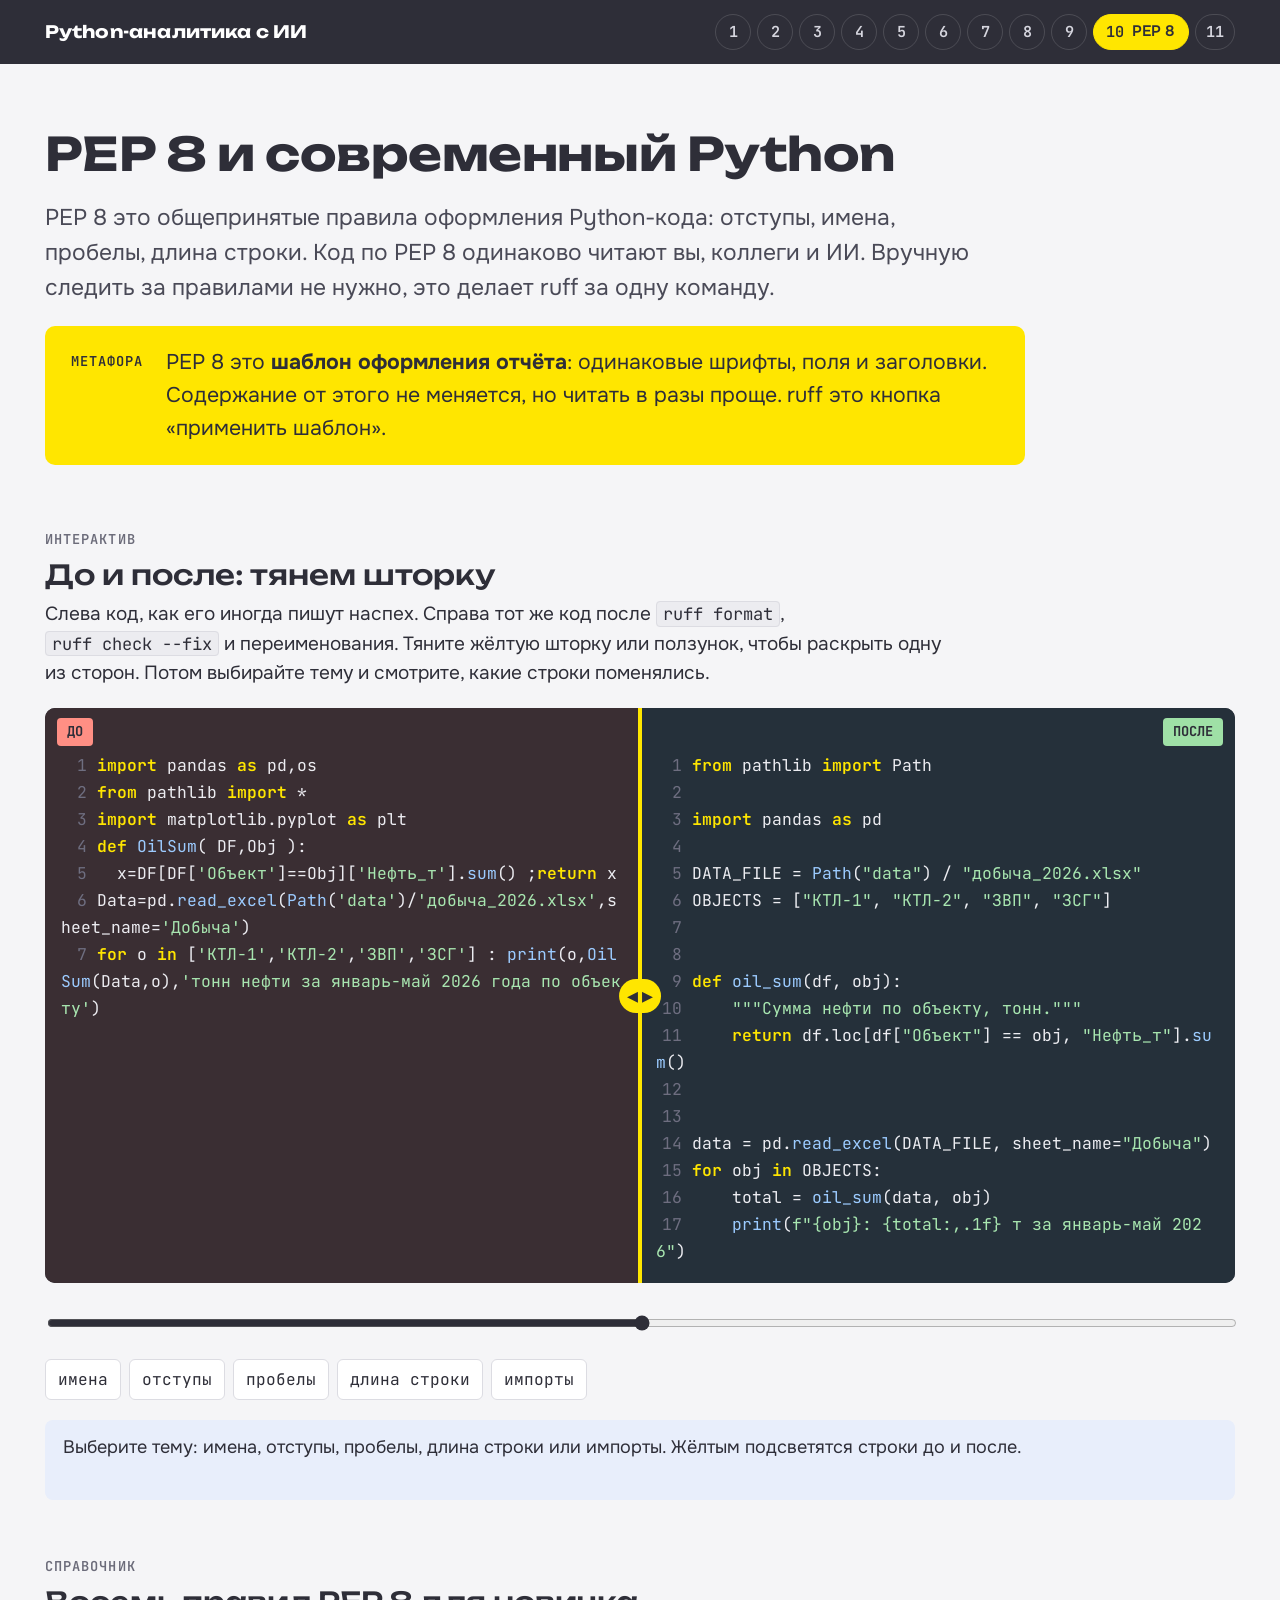
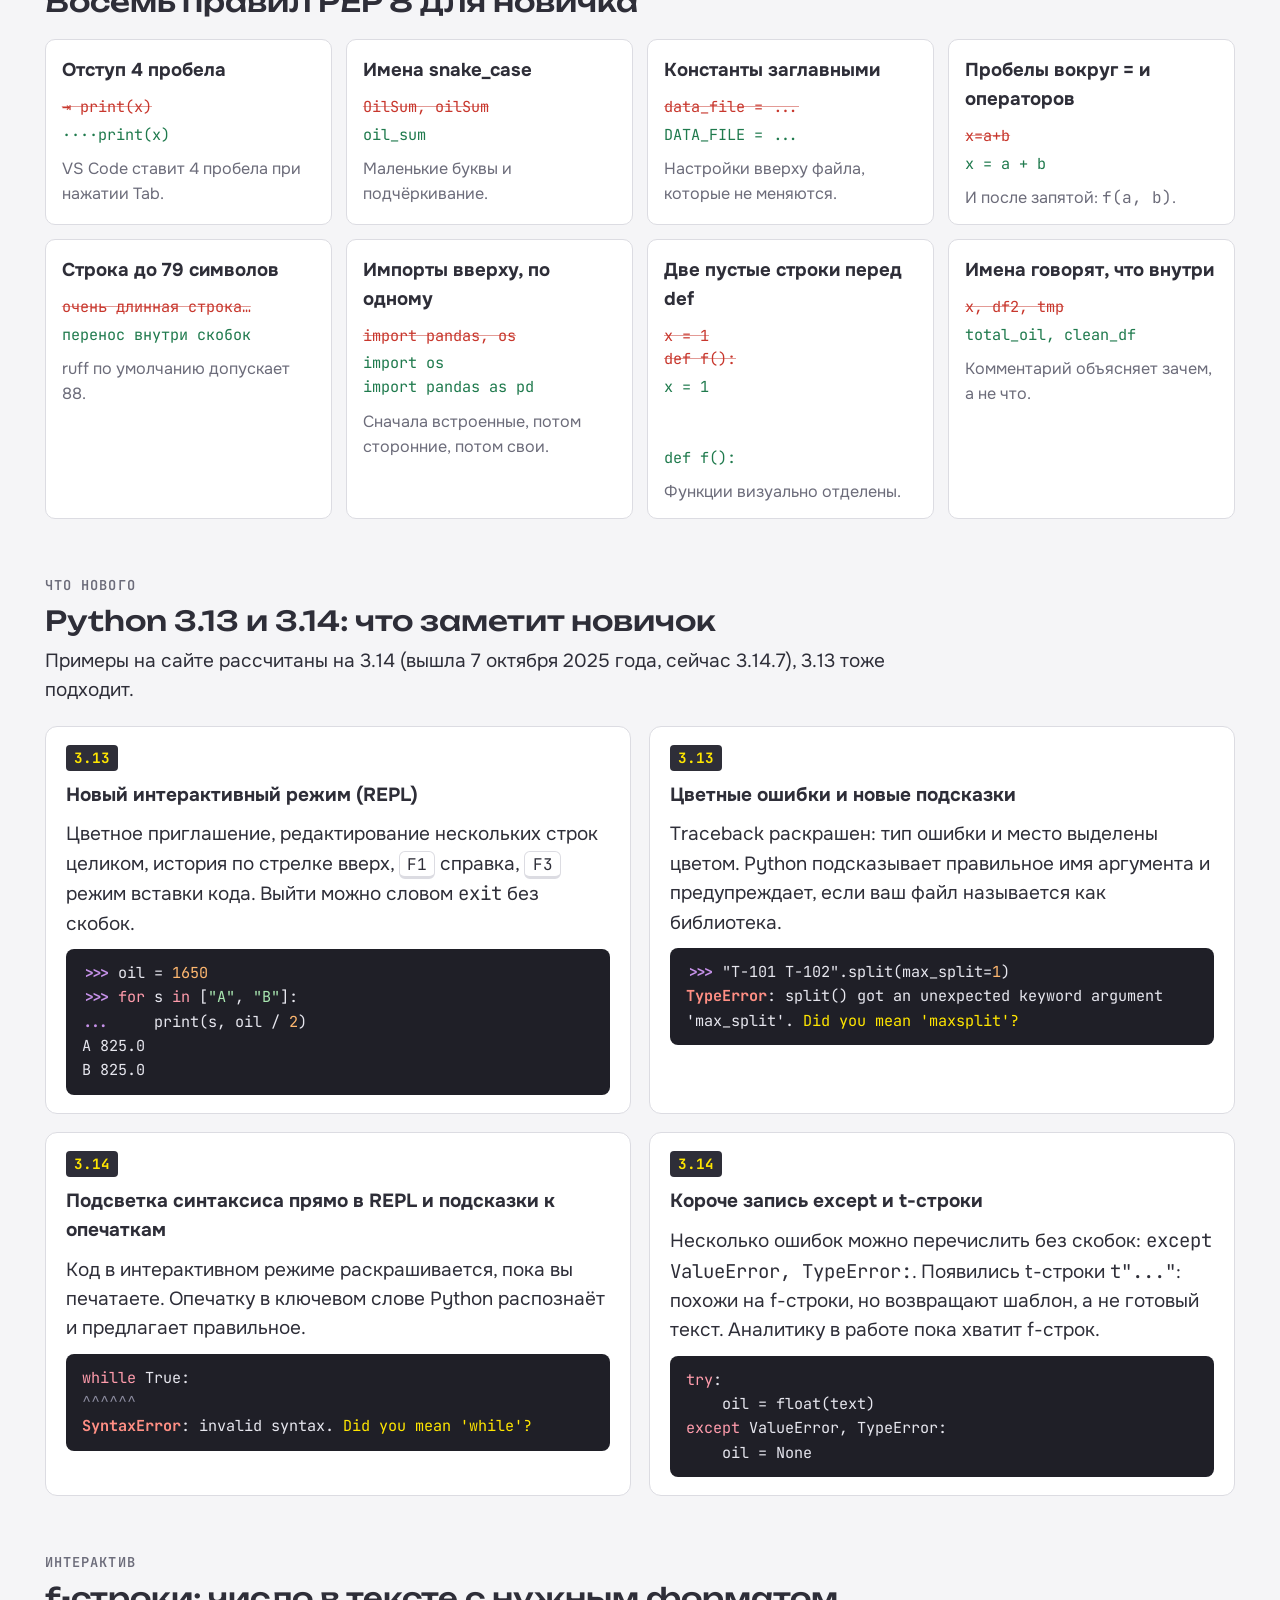
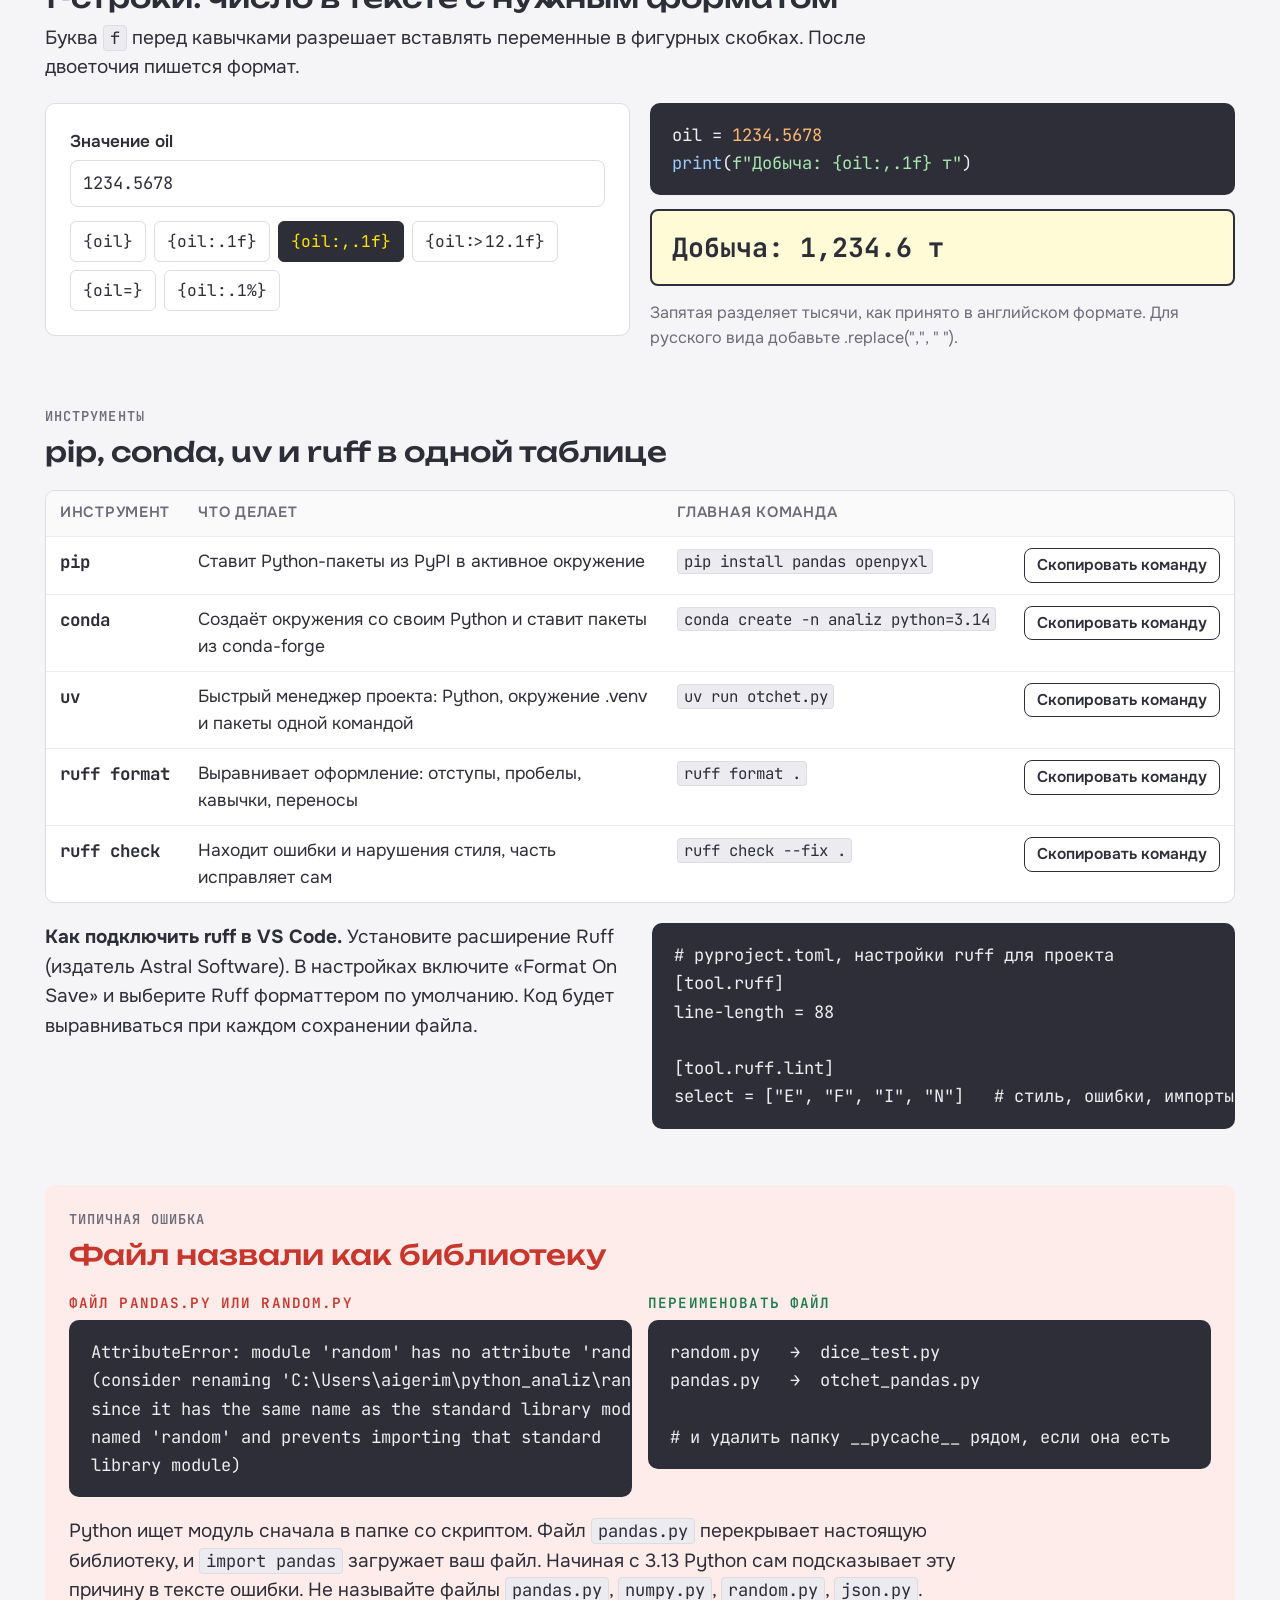
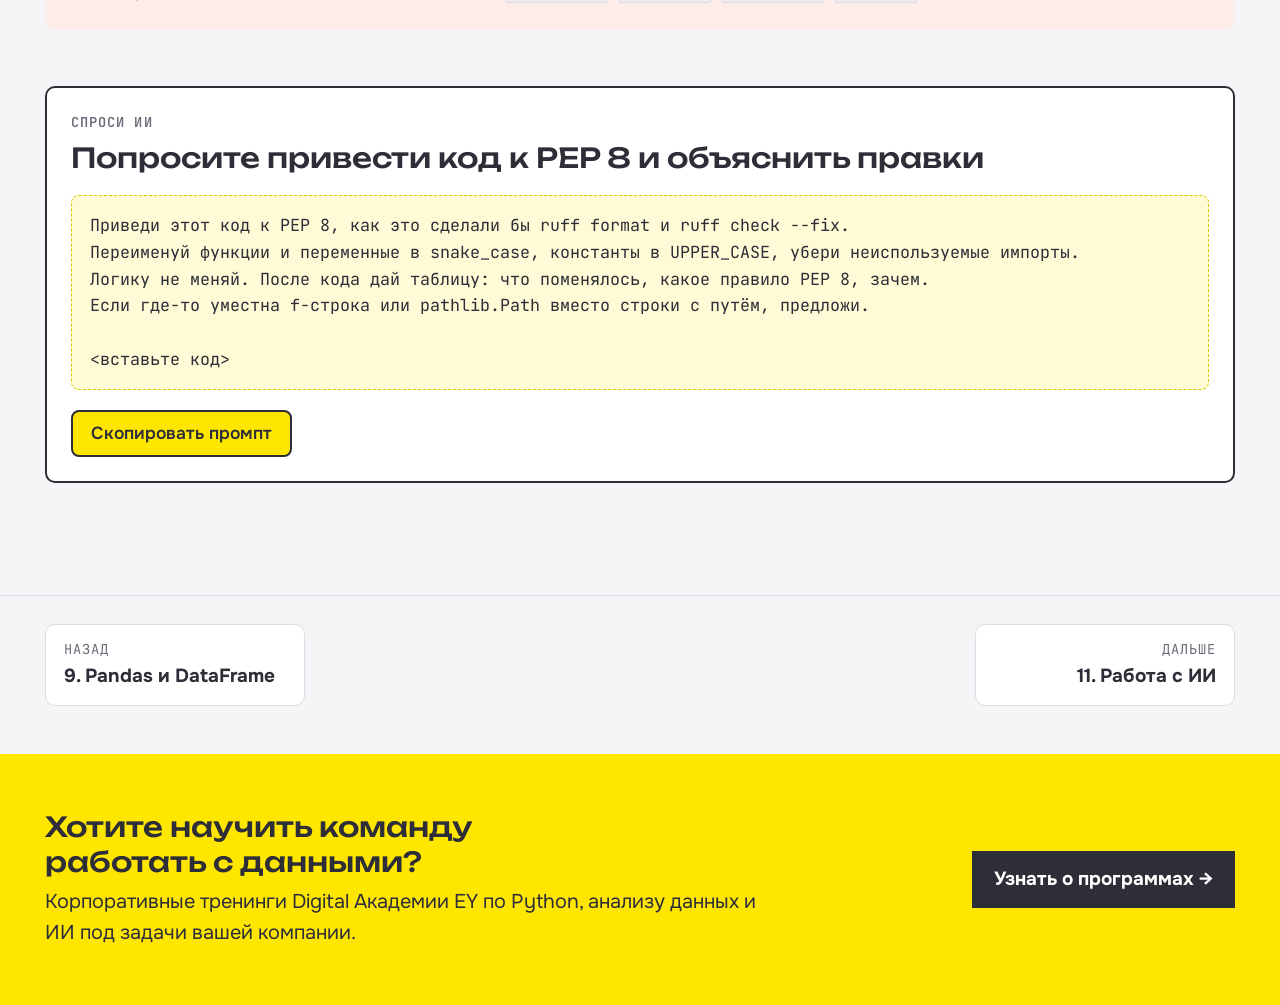
<file: 10_pep8_и_современный_python.html>
<!doctype html>
<html lang="ru">
<head>
<meta charset="utf-8">
<meta name="viewport" content="width=device-width, initial-scale=1">
<meta name="robots" content="noindex">
<title>PEP 8 и современный Python</title>
<link rel="preconnect" href="https://fonts.googleapis.com">
<link rel="preconnect" href="https://fonts.gstatic.com" crossorigin>
<link rel="stylesheet" href="https://fonts.googleapis.com/css2?family=JetBrains+Mono:wght@400;600&family=Onest:wght@400;500;600;700&family=Unbounded:wght@500;700&display=swap">
<link rel="icon" href="data:image/svg+xml,%3Csvg xmlns=%22http://www.w3.org/2000/svg%22 viewBox=%22-13 0 1195 1195%22%3E%3Cstyle%3E.l%7Bfill:%232E2E38%7D%40media %28prefers-color-scheme:dark%29%7B.l%7Bfill:%23fff%7D%7D%3C/style%3E%3Cpath fill=%22%23FFE600%22 d=%22M0 427 1168 0v220z%22/%3E%3Cpath class=%22l%22 d=%22M10 604h335l79 136H187v97h214v124H187v97h296v136H10zM401 604h195l101 192 100-192h193L784 961v233H607V961z%22/%3E%3C/svg%3E">
<link rel="stylesheet" href="style.css">
<style>
  .ba { position: relative; border-radius: var(--r); overflow: hidden; background: var(--code-bg); user-select: none; }
  .ba .layer { margin: 0; border-radius: 0; font-size: 0.86rem; overflow: hidden; min-width: 0; padding-top: 44px; }
  .ba-grid { display: flex; min-height: 420px; }
  .ba .layer.before { background: #3A2E33; flex: 0 0 var(--cut, 50%); }
  .ba .layer.after { background: #25303A; flex: 1 1 0; }
  .ba .layer .ln { white-space: pre-wrap; word-break: break-all; padding-left: 12px; padding-right: 14px; }
  .ba .layer.numbers .ln::before { width: 1.6em; margin-right: 10px; }
  .ba .divider { position: absolute; top: 0; bottom: 0; left: var(--cut, 50%); width: 4px; margin-left: -2px; background: var(--yellow); pointer-events: none; }
  .ba .divider::after { content: "◀ ▶"; position: absolute; top: 50%; left: 50%; transform: translate(-50%, -50%); background: var(--yellow); color: var(--ink); font-size: 0.75rem; font-weight: 700; padding: 6px 8px; border-radius: 20px; white-space: nowrap; }
  .ba .lbl { position: absolute; top: 10px; font-family: var(--f-mono); font-size: 0.72rem; font-weight: 700; padding: 3px 10px; border-radius: 4px; pointer-events: none; }
  .ba .lbl.l { left: 12px; background: #FF8F84; color: var(--ink); }
  .ba .lbl.r { right: 12px; background: #9FE0A6; color: var(--ink); }
  .ba .layer .ln.mark { background: rgba(255, 230, 0, 0.22); border-left-color: var(--yellow); }
  .ba-range { margin-top: 6px; }
  .cats { display: flex; flex-wrap: wrap; gap: 8px; }
  .cat-note { min-height: 80px; }
  .rules { display: grid; grid-template-columns: repeat(4, minmax(0, 1fr)); gap: 14px; }
  @media (max-width: 1100px) { .rules { grid-template-columns: repeat(2, minmax(0, 1fr)); } }
  .rule { background: var(--surface); border: 1px solid var(--line); border-radius: 10px; padding: 16px 16px 14px; display: grid; gap: 10px; align-content: start; }
  .rule b { font-size: 0.98rem; }
  .rule .ex { font-family: var(--f-mono); font-size: 0.8rem; display: grid; gap: 4px; }
  .rule .ex .no { color: var(--red); text-decoration: line-through; text-decoration-color: rgba(200,55,45,0.5); }
  .rule .ex .yes { color: var(--green); }
  .news { display: grid; grid-template-columns: repeat(2, minmax(0, 1fr)); gap: 18px; }
  @media (max-width: 1000px) { .news { grid-template-columns: minmax(0, 1fr); } }
  .new-card { background: var(--surface); border: 1px solid var(--line); border-radius: 12px; padding: 18px 20px; display: grid; gap: 10px; align-content: start; }
  .ver { font-family: var(--f-mono); font-weight: 700; font-size: 0.75rem; background: var(--ink); color: var(--yellow); border-radius: 4px; padding: 2px 8px; justify-self: start; }
  .repl-demo { background: #1F1F27; color: #E6E6EE; border-radius: 8px; padding: 12px 16px; font-family: var(--f-mono); font-size: 0.8rem; line-height: 1.6; white-space: pre-wrap; overflow-x: auto; }
  .repl-demo .p { color: #C792EA; font-weight: 700; }
  .repl-demo .k { color: #FF9CAC; } .repl-demo .s { color: #A8E6B0; } .repl-demo .n { color: #FFB870; }
  .repl-demo .e { color: #FF8F84; font-weight: 700; } .repl-demo .h { color: #FFE600; } .repl-demo .m { color: #8E8EA2; }
  .fs { display: grid; grid-template-columns: minmax(0, 1fr) minmax(0, 1fr); gap: 20px; align-items: start; }
  @media (max-width: 900px) { .fs { grid-template-columns: minmax(0, 1fr); } }
  .fs-out { font-family: var(--f-mono); font-size: 1.4rem; font-weight: 700; background: var(--yellow-wash); border: 2px solid var(--ink); border-radius: 8px; padding: 16px 20px; white-space: pre; overflow-x: auto; }
  .tools-table td:first-child { font-family: var(--f-mono); font-weight: 700; white-space: nowrap; }
  .tools-table td code.c { white-space: nowrap; }
  .tools-table td:last-child { width: 1%; white-space: nowrap; }
</style>
</head>
<body data-page="10">
<header id="site-header"></header>

<main class="wrap">
  <div class="hero">
    <h1>PEP 8 и современный Python</h1>
    <p class="lead">PEP 8 это общепринятые правила оформления Python-кода: отступы, имена, пробелы, длина строки. Код по PEP 8 одинаково читают вы, коллеги и ИИ. Вручную следить за правилами не нужно, это делает ruff за одну команду.</p>
    <div class="metaphor">
      <span class="m-label">Метафора</span>
      <p>PEP 8 это <b>шаблон оформления отчёта</b>: одинаковые шрифты, поля и заголовки. Содержание от этого не меняется, но читать в разы проще. ruff это кнопка «применить шаблон».</p>
    </div>
  </div>

  <section class="block" id="ba">
    <div class="block-head">
      <span class="tag">Интерактив</span>
      <h2>До и после: тянем шторку</h2>
      <p>Слева код, как его иногда пишут наспех. Справа тот же код после <code>ruff format</code>, <code>ruff check --fix</code> и переименования. Тяните жёлтую шторку или ползунок, чтобы раскрыть одну из сторон. Потом выбирайте тему и смотрите, какие строки поменялись.</p>
    </div>
    <div class="ba" id="baBox">
      <div class="ba-grid">
        <pre class="code layer before numbers" id="baBefore"></pre>
        <pre class="code layer after numbers" id="baAfter"></pre>
      </div>
      <div class="divider"></div>
      <span class="lbl l">ДО</span><span class="lbl r">ПОСЛЕ</span>
    </div>
    <input type="range" class="ba-range" id="baRange" min="0" max="100" value="50" aria-label="Положение шторки до и после">
    <div class="cats" id="cats"></div>
    <div class="note cat-note" id="catNote"></div>
  </section>

  <section class="block">
    <div class="block-head">
      <span class="tag">Справочник</span>
      <h2>Восемь правил PEP 8 для новичка</h2>
    </div>
    <div class="rules">
      <div class="rule"><b>Отступ 4 пробела</b><div class="ex"><span class="no">⇥ print(x)</span><span class="yes">····print(x)</span></div><span class="small muted">VS Code ставит 4 пробела при нажатии Tab.</span></div>
      <div class="rule"><b>Имена snake_case</b><div class="ex"><span class="no">OilSum, oilSum</span><span class="yes">oil_sum</span></div><span class="small muted">Маленькие буквы и подчёркивание.</span></div>
      <div class="rule"><b>Константы заглавными</b><div class="ex"><span class="no">data_file = ...</span><span class="yes">DATA_FILE = ...</span></div><span class="small muted">Настройки вверху файла, которые не меняются.</span></div>
      <div class="rule"><b>Пробелы вокруг = и операторов</b><div class="ex"><span class="no">x=a+b</span><span class="yes">x = a + b</span></div><span class="small muted">И после запятой: <code>f(a, b)</code>.</span></div>
      <div class="rule"><b>Строка до 79 символов</b><div class="ex"><span class="no">очень длинная строка…</span><span class="yes">перенос внутри скобок</span></div><span class="small muted">ruff по умолчанию допускает 88.</span></div>
      <div class="rule"><b>Импорты вверху, по одному</b><div class="ex"><span class="no">import pandas, os</span><span class="yes">import os<br>import pandas as pd</span></div><span class="small muted">Сначала встроенные, потом сторонние, потом свои.</span></div>
      <div class="rule"><b>Две пустые строки перед def</b><div class="ex"><span class="no">x = 1<br>def f():</span><span class="yes">x = 1<br><br><br>def f():</span></div><span class="small muted">Функции визуально отделены.</span></div>
      <div class="rule"><b>Имена говорят, что внутри</b><div class="ex"><span class="no">x, df2, tmp</span><span class="yes">total_oil, clean_df</span></div><span class="small muted">Комментарий объясняет зачем, а не что.</span></div>
    </div>
  </section>

  <section class="block">
    <div class="block-head">
      <span class="tag">Что нового</span>
      <h2>Python 3.13 и 3.14: что заметит новичок</h2>
      <p>Примеры на сайте рассчитаны на 3.14 (вышла 7 октября 2025 года, сейчас 3.14.7), 3.13 тоже подходит.</p>
    </div>
    <div class="news">
      <div class="new-card"><span class="ver">3.13</span><b>Новый интерактивный режим (REPL)</b>
        <span>Цветное приглашение, редактирование нескольких строк целиком, история по стрелке вверх, <kbd>F1</kbd> справка, <kbd>F3</kbd> режим вставки кода. Выйти можно словом <code>exit</code> без скобок.</span>
        <div class="repl-demo"><span class="p">&gt;&gt;&gt;</span> oil = <span class="n">1650</span>
<span class="p">&gt;&gt;&gt;</span> <span class="k">for</span> s <span class="k">in</span> [<span class="s">"A"</span>, <span class="s">"B"</span>]:
<span class="p">...</span>     print(s, oil / <span class="n">2</span>)
A 825.0
B 825.0</div></div>
      <div class="new-card"><span class="ver">3.13</span><b>Цветные ошибки и новые подсказки</b>
        <span>Traceback раскрашен: тип ошибки и место выделены цветом. Python подсказывает правильное имя аргумента и предупреждает, если ваш файл называется как библиотека.</span>
        <div class="repl-demo"><span class="p">&gt;&gt;&gt;</span> "T-101 T-102".split(max_split=<span class="n">1</span>)
<span class="e">TypeError</span>: split() got an unexpected keyword argument 'max_split'. <span class="h">Did you mean 'maxsplit'?</span></div></div>
      <div class="new-card"><span class="ver">3.14</span><b>Подсветка синтаксиса прямо в REPL и подсказки к опечаткам</b>
        <span>Код в интерактивном режиме раскрашивается, пока вы печатаете. Опечатку в ключевом слове Python распознаёт и предлагает правильное.</span>
        <div class="repl-demo"><span class="k">whille</span> True:
<span class="m">^^^^^^</span>
<span class="e">SyntaxError</span>: invalid syntax. <span class="h">Did you mean 'while'?</span></div></div>
      <div class="new-card"><span class="ver">3.14</span><b>Короче запись except и t-строки</b>
        <span>Несколько ошибок можно перечислить без скобок: <code>except ValueError, TypeError:</code>. Появились t-строки <code>t"..."</code>: похожи на f-строки, но возвращают шаблон, а не готовый текст. Аналитику в работе пока хватит f-строк.</span>
        <div class="repl-demo"><span class="k">try</span>:
    oil = float(text)
<span class="k">except</span> ValueError, TypeError:
    oil = None</div></div>
    </div>
  </section>

  <section class="block" id="fstr">
    <div class="block-head">
      <span class="tag">Интерактив</span>
      <h2>f-строки: число в тексте с нужным форматом</h2>
      <p>Буква <code>f</code> перед кавычками разрешает вставлять переменные в фигурных скобках. После двоеточия пишется формат.</p>
    </div>
    <div class="fs">
      <div class="panel stack">
        <label class="field">Значение oil<input type="text" id="fsVal" class="mono" value="1234.5678"></label>
        <div class="cats" id="fsSpecs"></div>
      </div>
      <div class="stack">
        <pre class="code" id="fsCode"></pre>
        <div class="fs-out" id="fsOut"></div>
        <p class="small muted" id="fsNote"></p>
      </div>
    </div>
  </section>

  <section class="block" id="tools">
    <div class="block-head">
      <span class="tag">Инструменты</span>
      <h2>pip, conda, uv и ruff в одной таблице</h2>
    </div>
    <div class="table-wrap">
      <table class="t tools-table">
        <thead><tr><th>Инструмент</th><th>Что делает</th><th>Главная команда</th><th></th></tr></thead>
        <tbody id="toolRows"></tbody>
      </table>
    </div>
    <div class="grid-2">
      <div class="stack">
        <p><b>Как подключить ruff в VS Code.</b> Установите расширение Ruff (издатель Astral Software). В настройках включите «Format On Save» и выберите Ruff форматтером по умолчанию. Код будет выравниваться при каждом сохранении файла.</p>
      </div>
<pre data-hl="plain"># pyproject.toml, настройки ruff для проекта
[tool.ruff]
line-length = 88

[tool.ruff.lint]
select = ["E", "F", "I", "N"]   # стиль, ошибки, импорты, имена</pre>
    </div>
  </section>

  <section class="block mistake">
    <div class="block-head">
      <span class="tag">Типичная ошибка</span>
      <h2>Файл назвали как библиотеку</h2>
    </div>
    <div class="pair">
      <div><div class="bad-label">Файл pandas.py или random.py</div>
<pre data-hl="plain">AttributeError: module 'random' has no attribute 'randint'
(consider renaming 'C:\Users\aigerim\python_analiz\random.py'
since it has the same name as the standard library module
named 'random' and prevents importing that standard
library module)</pre></div>
      <div><div class="good-label">Переименовать файл</div>
<pre data-hl="plain">random.py   →  dice_test.py
pandas.py   →  otchet_pandas.py

# и удалить папку __pycache__ рядом, если она есть</pre></div>
    </div>
    <p>Python ищет модуль сначала в папке со скриптом. Файл <code>pandas.py</code> перекрывает настоящую библиотеку, и <code>import pandas</code> загружает ваш файл. Начиная с 3.13 Python сам подсказывает эту причину в тексте ошибки. Не называйте файлы <code>pandas.py</code>, <code>numpy.py</code>, <code>random.py</code>, <code>json.py</code>.</p>
  </section>

  <section class="block ask">
    <div class="block-head">
      <span class="tag">Спроси ИИ</span>
      <h2>Попросите привести код к PEP 8 и объяснить правки</h2>
    </div>
<pre class="prompt-box" id="prompt10">Приведи этот код к PEP 8, как это сделали бы ruff format и ruff check --fix.
Переименуй функции и переменные в snake_case, константы в UPPER_CASE, убери неиспользуемые импорты.
Логику не меняй. После кода дай таблицу: что поменялось, какое правило PEP 8, зачем.
Если где-то уместна f-строка или pathlib.Path вместо строки с путём, предложи.

&lt;вставьте код&gt;</pre>
    <div class="btn-row"><button class="btn primary" data-copy="#prompt10">Скопировать промпт</button></div>
  </section>
</main>

<nav id="pager"></nav>

<script src="app.js"></script>
<script>
(function () {
  var $ = function (id) { return document.getElementById(id); };
  var BEFORE = [
    "import pandas as pd,os",
    "from pathlib import *",
    "import matplotlib.pyplot as plt",
    "def OilSum( DF,Obj ):",
    "  x=DF[DF['Объект']==Obj]['Нефть_т'].sum() ;return x",
    "Data=pd.read_excel(Path('data')/'добыча_2026.xlsx',sheet_name='Добыча')",
    "for o in ['КТЛ-1','КТЛ-2','ЗВП','ЗСГ'] : print(o,OilSum(Data,o),'тонн нефти за январь-май 2026 года по объекту')"
  ];
  var AFTER = [
    "from pathlib import Path",
    "",
    "import pandas as pd",
    "",
    'DATA_FILE = Path("data") / "добыча_2026.xlsx"',
    'OBJECTS = ["КТЛ-1", "КТЛ-2", "ЗВП", "ЗСГ"]',
    "",
    "",
    "def oil_sum(df, obj):",
    '    """Сумма нефти по объекту, тонн."""',
    '    return df.loc[df["Объект"] == obj, "Нефть_т"].sum()',
    "",
    "",
    'data = pd.read_excel(DATA_FILE, sheet_name="Добыча")',
    "for obj in OBJECTS:",
    "    total = oil_sum(data, obj)",
    '    print(f"{obj}: {total:,.1f} т за январь-май 2026")'
  ];
  var CATS = [
    { k: "names", t: "имена", b: [3, 5, 6], a: [8, 13, 14, 15], note: "<b>Имена.</b> Функции и переменные пишем в snake_case: <code>oil_sum</code>, <code>data</code>. Константы заглавными: <code>DATA_FILE</code>. Однобуквенные <code>x</code> и <code>o</code> заменили словами. Важно: <code>ruff format</code> имена не трогает. Их правите вы или ИИ, а <code>ruff check</code> с правилами N подскажет, где нарушение." },
    { k: "indent", t: "отступы", b: [4], a: [9, 10], note: "<b>Отступы.</b> Было 2 пробела и две команды в одной строке через <code>;</code>. Стало 4 пробела и одна команда на строку. Это исправляет <code>ruff format</code> сам." },
    { k: "spaces", t: "пробелы", b: [0, 3, 4, 5, 6], a: [4, 5, 10, 13], note: "<b>Пробелы.</b> Вокруг <code>=</code> и <code>==</code>, после запятой, без пробелов внутри скобок <code>( DF,Obj )</code>. Кавычки стали двойными, как принято в ruff и black. Всё это делает <code>ruff format</code>." },
    { k: "length", t: "длина строки", b: [5, 6], a: [13, 14, 15, 16], note: "<b>Длина строки.</b> Строки длиннее 88 символов ruff переносит сам, если это возможно внутри скобок. Строку с циклом и print в одной строке разбили на три. Длинный путь вынесли в константу <code>DATA_FILE</code>, текст сократили через f-строку." },
    { k: "imports", t: "импорты", b: [0, 1, 2], a: [0, 2], note: "<b>Импорты.</b> По одному на строку, сначала встроенные (pathlib), пустая строка, потом сторонние (pandas). <code>import *</code> заменили на конкретное имя <code>Path</code>. Неиспользуемые <code>os</code> и <code>matplotlib</code> удалили. Это делает <code>ruff check --fix</code> (правила F401, F403, I001)." }
  ];
  var baBox = $("baBox"), before = $("baBefore"), after = $("baAfter");
  var curCat = null;
  function render() {
    var bc = {}, ac = {};
    if (curCat) { curCat.b.forEach(function (i) { bc[i] = "mark"; }); curCat.a.forEach(function (i) { ac[i] = "mark"; }); }
    EY.renderCode(before, BEFORE.join("\n"), { classes: bc });
    EY.renderCode(after, AFTER.join("\n"), { classes: ac });
    document.querySelectorAll("[data-cat]").forEach(function (b) { b.classList.toggle("is-on", curCat && b.getAttribute("data-cat") === curCat.k); });
    $("catNote").innerHTML = curCat ? curCat.note : "Выберите тему: имена, отступы, пробелы, длина строки или импорты. Жёлтым подсветятся строки до и после.";
  }
  $("cats").innerHTML = CATS.map(function (c) { return '<button class="chip-btn" data-cat="' + c.k + '">' + c.t + "</button>"; }).join("");
  document.querySelectorAll("[data-cat]").forEach(function (b) {
    b.addEventListener("click", function () {
      var c = CATS.filter(function (x) { return x.k === b.getAttribute("data-cat"); })[0];
      curCat = curCat === c ? null : c; render();
    });
  });
  function setCut(v) { baBox.style.setProperty("--cut", v + "%"); $("baRange").value = v; }
  $("baRange").addEventListener("input", function () { setCut(this.value); });
  var dragging = false;
  function fromEvent(e) { var r = baBox.getBoundingClientRect(); var x = (e.touches ? e.touches[0].clientX : e.clientX) - r.left; setCut(Math.max(0, Math.min(100, Math.round(x / r.width * 100)))); }
  baBox.addEventListener("pointerdown", function (e) { dragging = true; fromEvent(e); baBox.setPointerCapture && baBox.setPointerCapture(e.pointerId); });
  baBox.addEventListener("pointermove", function (e) { if (dragging) fromEvent(e); });
  baBox.addEventListener("pointerup", function () { dragging = false; });
  render(); setCut(50);

  /* f-строки */
  var SPECS = [
    { s: "", note: "Без формата: число как есть." },
    { s: ":.1f", note: ".1f это один знак после точки." },
    { s: ":,.1f", note: "Запятая разделяет тысячи, как принято в английском формате. Для русского вида добавьте .replace(\",\", \" \")." },
    { s: ":>12.1f", note: ">12 выравнивает по правому краю в поле шириной 12 символов. Удобно для столбиков в терминале." },
    { s: "=", note: "Знак = печатает имя переменной и значение. Удобно при проверке кода." },
    { s: ":.1%", note: ".1% умножает на 100 и добавляет знак процента. Подходит для долей: 0.953 станет 95.3%." }
  ];
  var curSpec = SPECS[2];
  $("fsSpecs").innerHTML = SPECS.map(function (x, i) { return '<button class="chip-btn" data-spec="' + i + '">{oil' + EY.esc(x.s) + "}</button>"; }).join("");
  function pyRepr(v) { return Number.isInteger(v) ? v.toFixed(1) : String(v); }
  function commas(str) { var p = str.split("."); p[0] = p[0].replace(/\B(?=(\d{3})+(?!\d))/g, ","); return p.join("."); }
  function fmt(v, s) {
    if (s === "") return pyRepr(v);
    if (s === "=") return "oil=" + pyRepr(v);
    if (s === ":.1f") return v.toFixed(1);
    if (s === ":,.1f") return commas(v.toFixed(1));
    if (s === ":>12.1f") { var t = v.toFixed(1); return (new Array(Math.max(0, 12 - t.length) + 1).join(" ")) + t; }
    if (s === ":.1%") return (v * 100).toFixed(1) + "%";
    return "";
  }
  function fs() {
    var raw = $("fsVal").value.trim().replace(",", ".");
    var v = parseFloat(raw);
    document.querySelectorAll("[data-spec]").forEach(function (b) { b.classList.toggle("is-on", SPECS[+b.getAttribute("data-spec")] === curSpec); });
    EY.renderCode($("fsCode"), "oil = " + (isNaN(v) ? raw : pyRepr(v)) + '\nprint(f"Добыча: {oil' + curSpec.s + '} т")');
    $("fsOut").textContent = isNaN(v) ? "ValueError: введите число" : "Добыча: " + fmt(v, curSpec.s) + " т";
    $("fsNote").textContent = curSpec.note;
  }
  document.querySelectorAll("[data-spec]").forEach(function (b) { b.addEventListener("click", function () { curSpec = SPECS[+b.getAttribute("data-spec")]; if (curSpec.s === ":.1%" && parseFloat($("fsVal").value) > 5) $("fsVal").value = "0.953"; fs(); }); });
  $("fsVal").addEventListener("input", fs);
  fs();

  /* инструменты */
  var TOOLS = [
    ["pip", "Ставит Python-пакеты из PyPI в активное окружение", "pip install pandas openpyxl"],
    ["conda", "Создаёт окружения со своим Python и ставит пакеты из conda-forge", "conda create -n analiz python=3.14"],
    ["uv", "Быстрый менеджер проекта: Python, окружение .venv и пакеты одной командой", "uv run otchet.py"],
    ["ruff format", "Выравнивает оформление: отступы, пробелы, кавычки, переносы", "ruff format ."],
    ["ruff check", "Находит ошибки и нарушения стиля, часть исправляет сам", "ruff check --fix ."]
  ];
  $("toolRows").innerHTML = TOOLS.map(function (t) {
    return "<tr><td>" + t[0] + "</td><td>" + t[1] + '</td><td><code class="c">' + EY.esc(t[2]) + '</code></td><td><button class="btn small copy-btn" data-copy-text="' + EY.esc(t[2]) + '">Скопировать команду</button></td></tr>';
  }).join("");
})();
</script>
</body>
</html>
</file>
<file: style.css>
/* Python-аналитика с ИИ. Общий стиль сайта.
   Светлая тема, крупный текст для показа через Zoom.
   Шрифты: Unbounded (заголовки), Onest (текст), JetBrains Mono (код).
   Если Google Fonts не загрузились, работают системные шрифты. */

:root {
  --ink: #2E2E38;          /* тёмно-серый EY: текст, шапка, фон кода */
  --ink-2: #4A4A57;
  --muted: #6C6C7A;
  --line: #DCDCE2;
  --line-2: #ECECF0;
  --paper: #F5F5F7;        /* фон страницы, холодный светло-серый */
  --surface: #FFFFFF;
  --yellow: #FFE600;       /* акцент EY */
  --yellow-soft: #FFF7B3;
  --yellow-wash: #FFFBD6;
  --red: #C8372D;
  --red-soft: #FDECEA;
  --green: #1F7A4D;
  --green-soft: #E3F4EA;
  --blue: #2F5FC4;
  --blue-soft: #E8EEFB;

  --code-bg: #2E2E38;
  --code-fg: #ECECF1;
  --code-muted: #9C9CAE;
  --code-kw: #FFE600;
  --code-str: #A8E6B0;
  --code-num: #FFB870;
  --code-fn: #9CCBFF;
  --code-line: rgba(255, 230, 0, 0.24);

  --f-display: "Unbounded", "Arial Black", "Segoe UI", system-ui, sans-serif;
  --f-body: "Onest", "Segoe UI", "Helvetica Neue", Arial, system-ui, sans-serif;
  --f-mono: "JetBrains Mono", "Cascadia Mono", Consolas, Menlo, "DejaVu Sans Mono", monospace;

  --r: 10px;
  --r-sm: 6px;
  --wrap: 1280px;
  --gutter: clamp(16px, 3.5vw, 48px);
  color-scheme: light;
}

* { box-sizing: border-box; }

html { font-size: 19px; -webkit-text-size-adjust: 100%; }
@media (min-width: 1700px) { html { font-size: 21px; } :root { --wrap: 1480px; } }

body {
  margin: 0;
  background: var(--paper);
  color: var(--ink);
  font-family: var(--f-body);
  line-height: 1.55;
  -webkit-font-smoothing: antialiased;
}

img, svg { max-width: 100%; }
[hidden] { display: none !important; }

a { color: var(--ink); text-decoration-color: var(--yellow); text-decoration-thickness: 3px; text-underline-offset: 3px; }
a:hover { text-decoration-color: var(--ink); }

:focus-visible { outline: 3px solid var(--blue); outline-offset: 2px; border-radius: 4px; }

code, kbd, pre, .mono, textarea.mono, input.mono { font-family: var(--f-mono); font-variant-ligatures: none; font-feature-settings: "liga" 0, "calt" 0; }
.code, .console { font-variant-ligatures: none; font-feature-settings: "liga" 0, "calt" 0; }
p code, li code, td code, .inline-code, h3 code, label code, .note code, summary code {
  font-size: 0.9em;
  background: var(--line-2);
  border: 1px solid var(--line);
  padding: 0.05em 0.35em;
  border-radius: 4px;
  white-space: nowrap;
}
kbd {
  font-size: 0.85em; padding: 0.1em 0.45em; border: 1px solid var(--line);
  border-bottom-width: 3px; border-radius: 6px; background: var(--surface);
}

/* ---------- шапка ---------- */
.site-header {
  position: sticky; top: env(safe-area-inset-top, 0px); z-index: 50;
  background: var(--ink); color: #fff;
}
.site-header .bar {
  max-width: var(--wrap); margin: 0 auto; padding: 0 var(--gutter);
  display: flex; align-items: center; gap: 24px; min-height: 64px;
}
.brand {
  display: flex; align-items: center; gap: 12px; color: #fff; text-decoration: none;
  font-family: var(--f-display); font-weight: 700; font-size: 0.9rem; letter-spacing: 0.01em;
  white-space: nowrap;
}
@media (max-width: 520px) { .brand { display: none; } }
.embedded .site-header { display: none; }
.nav {
  display: flex; gap: 6px; margin-left: auto; align-items: center; overflow-x: auto;
  scrollbar-width: none; padding-block: 10px;
}
.nav::-webkit-scrollbar { display: none; }
.nav a {
  display: inline-flex; align-items: center; gap: 8px; flex: none;
  min-width: 36px; height: 36px; padding: 0 10px; justify-content: center;
  color: #D6D6DF; text-decoration: none; border-radius: 18px;
  font-family: var(--f-mono); font-size: 0.8rem; font-weight: 600;
  border: 1px solid rgba(255,255,255,0.14);
}
.nav a:hover { color: #fff; border-color: rgba(255,255,255,0.45); }
.nav a .nav-title { display: none; font-family: var(--f-body); font-weight: 600; }
.nav a[aria-current="page"] { background: var(--yellow); color: var(--ink); border-color: var(--yellow); padding: 0 14px 0 12px; }
.nav a[aria-current="page"] .nav-title { display: inline; }

/* ---------- каркас ---------- */
.wrap { max-width: var(--wrap); margin: 0 auto; padding-inline: var(--gutter); }
main { padding-block: 40px 40px; }

.hero { padding-block: 24px 8px; display: grid; gap: 20px; }
h1, h2, h3 { text-wrap: balance; margin: 0; }
h1 {
  font-family: var(--f-display); font-weight: 700; font-size: clamp(2rem, 3.6vw, 3.1rem);
  line-height: 1.12; letter-spacing: -0.01em;
}
h2 {
  font-family: var(--f-display); font-weight: 500; font-size: 1.45rem; line-height: 1.25;
  display: flex; align-items: baseline; gap: 14px;
}
h3 { font-size: 1.1rem; font-weight: 700; line-height: 1.3; }
.lead { font-size: 1.2rem; max-width: 62ch; margin: 0; color: var(--ink-2); }
p { margin: 0; max-width: 70ch; }
.stack > * + * { margin-top: 14px; }

/* маркер: подчёркивание жёлтым выделителем, фирменный элемент */
.hl {
  background: linear-gradient(transparent 52%, var(--yellow) 52%, var(--yellow) 92%, transparent 92%);
  padding: 0 0.1em;
}

.metaphor {
  display: grid; grid-template-columns: auto 1fr; gap: 6px 22px; align-items: start;
  background: var(--yellow); border-radius: var(--r); padding: 20px 26px; max-width: 980px;
}
.metaphor .m-label {
  font-family: var(--f-mono); font-size: 0.72rem; text-transform: uppercase; letter-spacing: 0.08em;
  font-weight: 600; padding-top: 5px;
}
.metaphor p { font-size: 1.12rem; }

section.block { margin-top: 56px; display: grid; grid-template-columns: minmax(0, 1fr); gap: 20px; }
.block-head { display: grid; gap: 8px; }
.tag {
  font-family: var(--f-mono); font-size: 0.72rem; text-transform: uppercase; letter-spacing: 0.08em;
  color: var(--muted); font-weight: 600;
}

.panel { background: var(--surface); border: 1px solid var(--line); border-radius: var(--r); padding: 24px; }
.panel.flat { background: transparent; border: 0; padding: 0; }
.panel-title { font-family: var(--f-mono); font-size: 0.75rem; text-transform: uppercase; letter-spacing: 0.08em; color: var(--muted); margin-bottom: 12px; font-weight: 600; }

.grid-2 { display: grid; grid-template-columns: repeat(2, minmax(0, 1fr)); gap: 24px; }
.grid-3 { display: grid; grid-template-columns: repeat(3, minmax(0, 1fr)); gap: 20px; }
.grid-4 { display: grid; grid-template-columns: repeat(4, minmax(0, 1fr)); gap: 16px; }
.split { display: grid; grid-template-columns: minmax(0, 1.05fr) minmax(0, 1fr); gap: 24px; align-items: start; }
@media (max-width: 900px) {
  .grid-2, .grid-3, .grid-4, .split { grid-template-columns: minmax(0, 1fr); }
}

/* ---------- кнопки и формы ---------- */
.btn {
  font: inherit; font-weight: 600; font-size: 0.92rem; cursor: pointer;
  display: inline-flex; align-items: center; gap: 8px; line-height: 1.2;
  padding: 11px 18px; border-radius: 8px; border: 2px solid var(--ink);
  background: var(--surface); color: var(--ink);
  transition: transform 0.08s ease, background 0.15s ease;
}
.btn:hover { background: var(--line-2); }
.btn:active { transform: translateY(1px); }
.btn.primary { background: var(--yellow); border-color: var(--ink); }
.btn.primary:hover { background: #FFF06A; }
.btn.dark { background: var(--ink); color: #fff; }
.btn.dark:hover { background: #45454F; }
.btn.danger { border-color: var(--red); color: var(--red); }
.btn.small { padding: 7px 12px; font-size: 0.82rem; border-width: 1.5px; }
.btn[disabled] { opacity: 0.4; cursor: not-allowed; }
.btn.is-on { background: var(--ink); color: var(--yellow); }
.btn-row { display: flex; flex-wrap: wrap; gap: 10px; align-items: center; }

.chip-btn {
  font: inherit; font-family: var(--f-mono); font-size: 0.85rem; cursor: pointer;
  padding: 7px 12px; border-radius: 6px; border: 1.5px solid var(--line); background: var(--surface); color: var(--ink);
}
.chip-btn:hover { border-color: var(--ink); }
.chip-btn.is-on { background: var(--ink); color: var(--yellow); border-color: var(--ink); }

label.field { display: grid; gap: 6px; font-weight: 600; font-size: 0.9rem; }
label.field .hint { font-weight: 400; color: var(--muted); font-size: 0.82rem; }
input[type="text"], input[type="number"], select, textarea {
  font: inherit; font-size: 0.95rem; color: var(--ink); background: var(--surface);
  border: 1.5px solid var(--line); border-radius: 8px; padding: 9px 12px; width: 100%; font-weight: 400;
}
input.mono, textarea.mono, select.mono { font-family: var(--f-mono); font-size: 0.9rem; }
input:focus, select:focus, textarea:focus { border-color: var(--ink); outline: none; box-shadow: 0 0 0 3px var(--yellow); }
textarea { resize: vertical; line-height: 1.5; }
input[type="range"] { width: 100%; accent-color: var(--ink); height: 28px; }
input[type="checkbox"] { accent-color: var(--ink); width: 22px; height: 22px; }

/* ---------- код ---------- */
.code {
  background: var(--code-bg); color: var(--code-fg); border-radius: var(--r);
  font-family: var(--f-mono); font-size: 0.9rem; line-height: 1.65;
  padding: 18px 0; margin: 0; overflow-x: auto; tab-size: 4;
}
.code .ln { display: block; padding: 0 22px 0 18px; border-left: 4px solid transparent; white-space: pre; min-height: 1.65em; }
.code.numbers .ln { counter-increment: ln; }
.code.numbers { counter-reset: ln; }
.code.numbers .ln::before {
  content: counter(ln); display: inline-block; width: 2.2em; margin-right: 14px; text-align: right;
  color: #6E6E80; user-select: none;
}
.code .ln.active { background: var(--code-line); border-left-color: var(--yellow); }
.code .ln.done { opacity: 0.55; }
.code .ln.dim { opacity: 0.35; }
.code .ln.strike { text-decoration: line-through; text-decoration-color: var(--red); opacity: 0.5; }
.code .kw { color: var(--code-kw); font-weight: 600; }
.code .str { color: var(--code-str); }
.code .num { color: var(--code-num); }
.code .com { color: var(--code-muted); font-style: italic; }
.code .fn { color: var(--code-fn); }
.code .bi { color: var(--code-fn); }
.code .op { color: #D8D8E2; }
.code .prompt { color: var(--yellow); user-select: none; }

.code-head {
  display: flex; justify-content: space-between; align-items: center; gap: 12px;
  font-family: var(--f-mono); font-size: 0.75rem; color: var(--muted); margin-bottom: 8px;
}
.code-wrap { position: relative; }

/* вывод программы: светлый «терминал» */
.console {
  background: #FBFBFC; border: 1px solid var(--line); border-radius: var(--r);
  font-family: var(--f-mono); font-size: 0.88rem; line-height: 1.6; padding: 14px 18px;
  min-height: 3.2em; white-space: pre-wrap; overflow-x: auto; max-height: 340px; overflow-y: auto;
}
.console .c-muted { color: var(--muted); }
.console .c-err { color: var(--red); font-weight: 600; }
.console .c-ok { color: var(--green); }
.console .c-new { background: var(--yellow-soft); }

/* ---------- смысловые блоки ---------- */
.mistake { background: var(--red-soft); border-radius: var(--r); padding: 24px; display: grid; gap: 16px; }
.mistake h2 { color: var(--red); }
.ask { background: var(--surface); border: 2px solid var(--ink); border-radius: var(--r); padding: 24px; display: grid; gap: 16px; }
.prompt-box {
  font-family: var(--f-mono); font-size: 0.88rem; line-height: 1.6; white-space: pre-wrap;
  background: var(--yellow-wash); border: 1px dashed #D9C600; border-radius: 8px; padding: 16px 18px; margin: 0;
}
.note { background: var(--blue-soft); border-radius: 8px; padding: 14px 18px; font-size: 0.95rem; }
.ok-box { background: var(--green-soft); border-radius: 8px; padding: 14px 18px; }
.err-box { background: var(--red-soft); border-radius: 8px; padding: 14px 18px; }
.err-box .err-line { font-family: var(--f-mono); color: var(--red); font-weight: 600; font-size: 0.92rem; }

.pair { display: grid; grid-template-columns: minmax(0, 1fr) minmax(0, 1fr); gap: 16px; }
@media (max-width: 800px) { .pair { grid-template-columns: minmax(0, 1fr); } }
.pair .bad-label, .pair .good-label { font-family: var(--f-mono); font-size: 0.75rem; font-weight: 600; text-transform: uppercase; letter-spacing: 0.08em; margin-bottom: 6px; }
.bad-label { color: var(--red); }
.good-label { color: var(--green); }

/* ---------- таблицы ---------- */
.table-wrap { overflow-x: auto; border: 1px solid var(--line); border-radius: var(--r); background: var(--surface); }
table.t { border-collapse: collapse; width: 100%; font-size: 0.92rem; }
table.t th, table.t td { padding: 11px 14px; text-align: left; border-bottom: 1px solid var(--line-2); vertical-align: top; }
table.t th { font-size: 0.78rem; text-transform: uppercase; letter-spacing: 0.05em; color: var(--muted); background: #FAFAFB; font-weight: 600; }
table.t tr:last-child td { border-bottom: 0; }
table.t td.num, table.t th.num { text-align: right; font-variant-numeric: tabular-nums; }
table.t td code { white-space: nowrap; }

/* ---------- коробки-переменные (общая метафора) ---------- */
.boxes { display: flex; flex-wrap: wrap; gap: 22px 18px; align-items: flex-end; min-height: 150px; }
.vbox { display: grid; justify-items: center; gap: 0; min-width: 130px; }
.vbox .v-label {
  font-family: var(--f-mono); font-weight: 600; font-size: 0.9rem;
  background: var(--yellow); color: var(--ink); padding: 3px 12px; border-radius: 4px 4px 0 0;
  border: 2px solid var(--ink); border-bottom: 0; position: relative; z-index: 1;
}
.vbox .v-body {
  min-width: 130px; min-height: 78px; padding: 16px 16px 12px; background: #F0E4CE;
  border: 2px solid var(--ink); border-radius: 4px; display: grid; place-items: center;
  font-family: var(--f-mono); font-size: 1.05rem; font-weight: 600; position: relative;
  box-shadow: inset 0 10px 0 rgba(46,46,56,0.08);
}
.vbox .v-type { font-family: var(--f-mono); font-size: 0.75rem; color: var(--muted); margin-top: 6px; }
.vbox.flash .v-body { animation: flash 0.9s ease; }
.vbox.new { animation: pop 0.45s ease; }
.vbox.gone { animation: fadeout 0.6s ease forwards; }
.vbox .v-val { display: inline-block; }
.vbox .v-val.drop { animation: drop 0.55s cubic-bezier(0.2, 0.8, 0.3, 1.25); }
.vbox .v-old { position: absolute; color: var(--red); animation: toss 0.9s ease-in forwards; pointer-events: none; }
@keyframes drop { from { transform: translateY(-42px); opacity: 0; } to { transform: none; opacity: 1; } }
@keyframes toss { 0% { transform: none; opacity: 1; } 100% { transform: translate(70px, -80px) rotate(28deg); opacity: 0; } }
@keyframes flash { 0% { background: var(--yellow); } 100% { background: #F0E4CE; } }
@keyframes pop { 0% { transform: scale(0.6); opacity: 0; } 70% { transform: scale(1.05); } 100% { transform: scale(1); opacity: 1; } }
@keyframes fadeout { to { opacity: 0.15; transform: translateY(8px) scale(0.95); filter: grayscale(1); } }

.t-int { color: #1F5FBF; } .t-float { color: #7A3FB5; } .t-str { color: #1F7A4D; } .t-bool { color: #B45309; } .t-none { color: var(--muted); } .t-list, .t-dict { color: #9C2F6A; }

/* полка (список) */
.shelf { display: flex; gap: 0; overflow-x: auto; padding-bottom: 6px; }
.cell { display: grid; grid-template-rows: auto auto auto; justify-items: center; min-width: 118px; flex: none; }
.cell .idx { font-family: var(--f-mono); font-size: 0.85rem; color: var(--muted); padding: 4px 0; font-weight: 600; }
.cell .idx.neg { color: #9C2F6A; }
.cell .slot {
  width: 100%; height: 76px; display: grid; place-items: center; font-family: var(--f-mono); font-weight: 600;
  background: var(--surface); border: 2px solid var(--ink); border-right-width: 0; border-bottom-width: 7px;
  transition: background 0.2s ease;
}
.cell:last-child .slot { border-right-width: 2px; }
.cell.is-on .slot { background: var(--yellow); }
.cell.is-cur .slot { background: var(--yellow); box-shadow: inset 0 0 0 3px var(--ink); }
.cell.is-past .slot { background: #EFEFF3; color: var(--muted); }
.cell .idx.is-on { color: var(--ink); background: var(--yellow); border-radius: 4px; padding: 4px 8px; }

/* ---------- низ страницы ---------- */
.pager { max-width: var(--wrap); margin: 72px auto 0; padding: 28px var(--gutter) 48px; display: flex; justify-content: space-between; gap: 16px; border-top: 1px solid var(--line); flex-wrap: wrap; }
.pager a { display: grid; gap: 2px; text-decoration: none; padding: 14px 18px; border-radius: 10px; border: 1.5px solid var(--line); background: var(--surface); min-width: 260px; }
.pager a:hover { border-color: var(--ink); }
.pager a .p-dir { font-family: var(--f-mono); font-size: 0.72rem; text-transform: uppercase; letter-spacing: 0.08em; color: var(--muted); }
.pager a .p-name { font-weight: 700; }
.pager a.next { text-align: right; margin-left: auto; }
.cta { background: var(--yellow); padding-block: 56px; }
.cta .wrap { display: flex; flex-wrap: wrap; justify-content: space-between; align-items: center; gap: 24px; }
.cta .wrap > div { max-width: 720px; }
.cta p { margin: 8px 0 0; font-size: 1.05rem; }
.cta-btn { display: inline-flex; align-items: center; gap: 10px; background: var(--ink); color: #fff; font-weight: 700; padding: 14px 22px; text-decoration: none; transition: transform .15s; }
.cta-btn:hover { transform: translateY(-2px); }

.fly-chip { position: fixed; z-index: 100; font-family: var(--f-mono); font-weight: 700; font-size: 0.9rem; background: var(--yellow); color: var(--ink); border: 2px solid var(--ink); border-radius: 20px; padding: 6px 14px; pointer-events: none; box-shadow: 0 6px 18px rgba(46,46,56,0.25); white-space: nowrap; }

/* копирование */
.copy-btn[data-state="done"] { background: var(--green-soft); border-color: var(--green); color: var(--green); }

.muted { color: var(--muted); }
.small { font-size: 0.85rem; }
.center { text-align: center; }
.mt-0 { margin-top: 0; }

@media (prefers-reduced-motion: reduce) {
  *, *::before, *::after { animation-duration: 0.001s !important; transition-duration: 0.001s !important; }
}

/* ---------- телефон ---------- */
/* Сайт рассчитан на 1280 px и шире. На узком экране колонки и строки текста сжимаются до ширины экрана,
   длинный код прокручивается внутри своего блока. */
@media (max-width: 700px) {
  main *, .pager *, .cta * { min-width: 0; }
  main code, main b, main h1, main h2, main h3, main p { overflow-wrap: anywhere; }
  main code { white-space: normal !important; }
  main { overflow-x: clip; }
  /* Таблицы не сжимаем: они прокручиваются вбок внутри своей рамки. */
  main table.t { min-width: 640px; }
  main table.t code { white-space: nowrap !important; overflow-wrap: normal; }
}

/* ---------- анимации ---------- */
.anim { display: grid; gap: 16px; }
.anim.two { grid-template-columns: repeat(2, minmax(0, 1fr)); }
.anim.two .block-head { grid-column: 1 / -1; }
@media (max-width: 760px) { .anim.two { grid-template-columns: minmax(0, 1fr); } }
.anim figure { margin: 0; max-width: 960px; }
.anim video { display: block; width: 100%; aspect-ratio: 16 / 9; background: #fff; border: 1px solid var(--line); border-radius: var(--r); }
.anim figcaption { margin-top: 8px; font-family: var(--f-mono); font-size: 0.78rem; color: var(--muted); }
</file>
